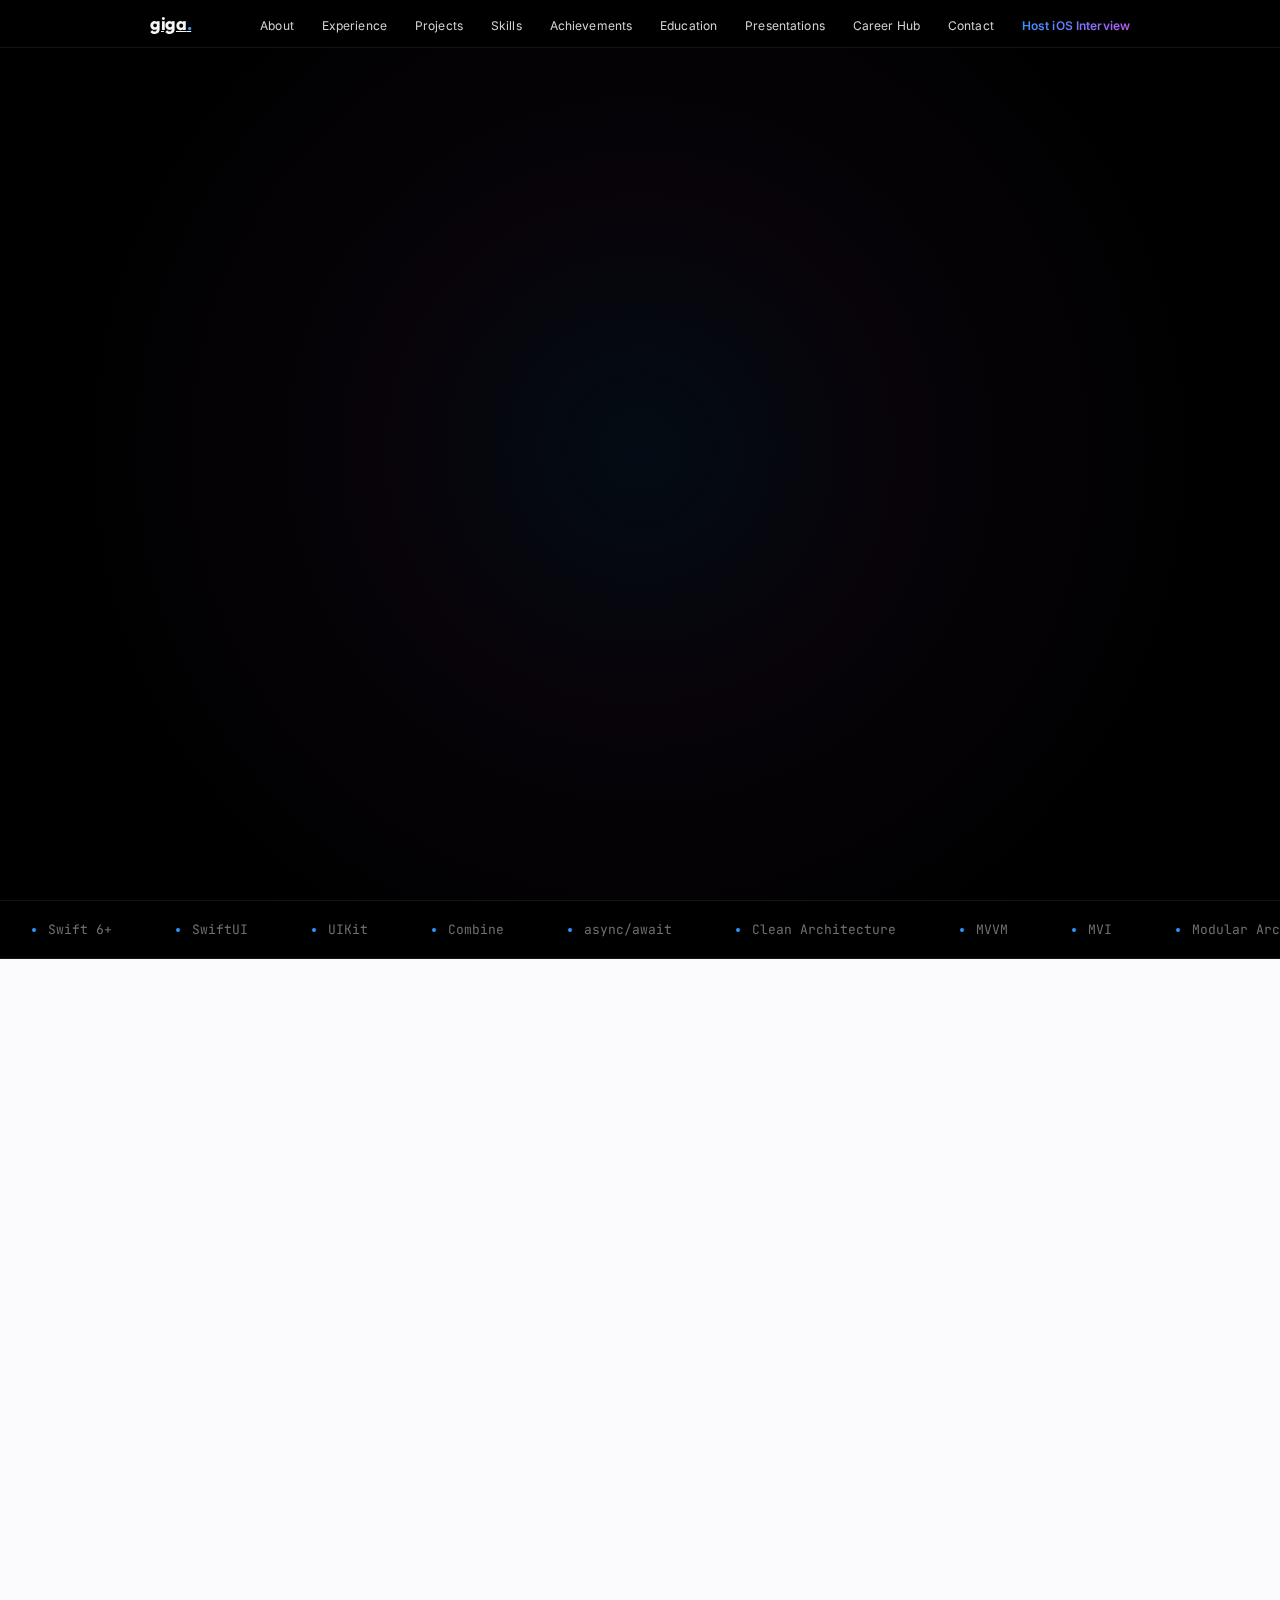
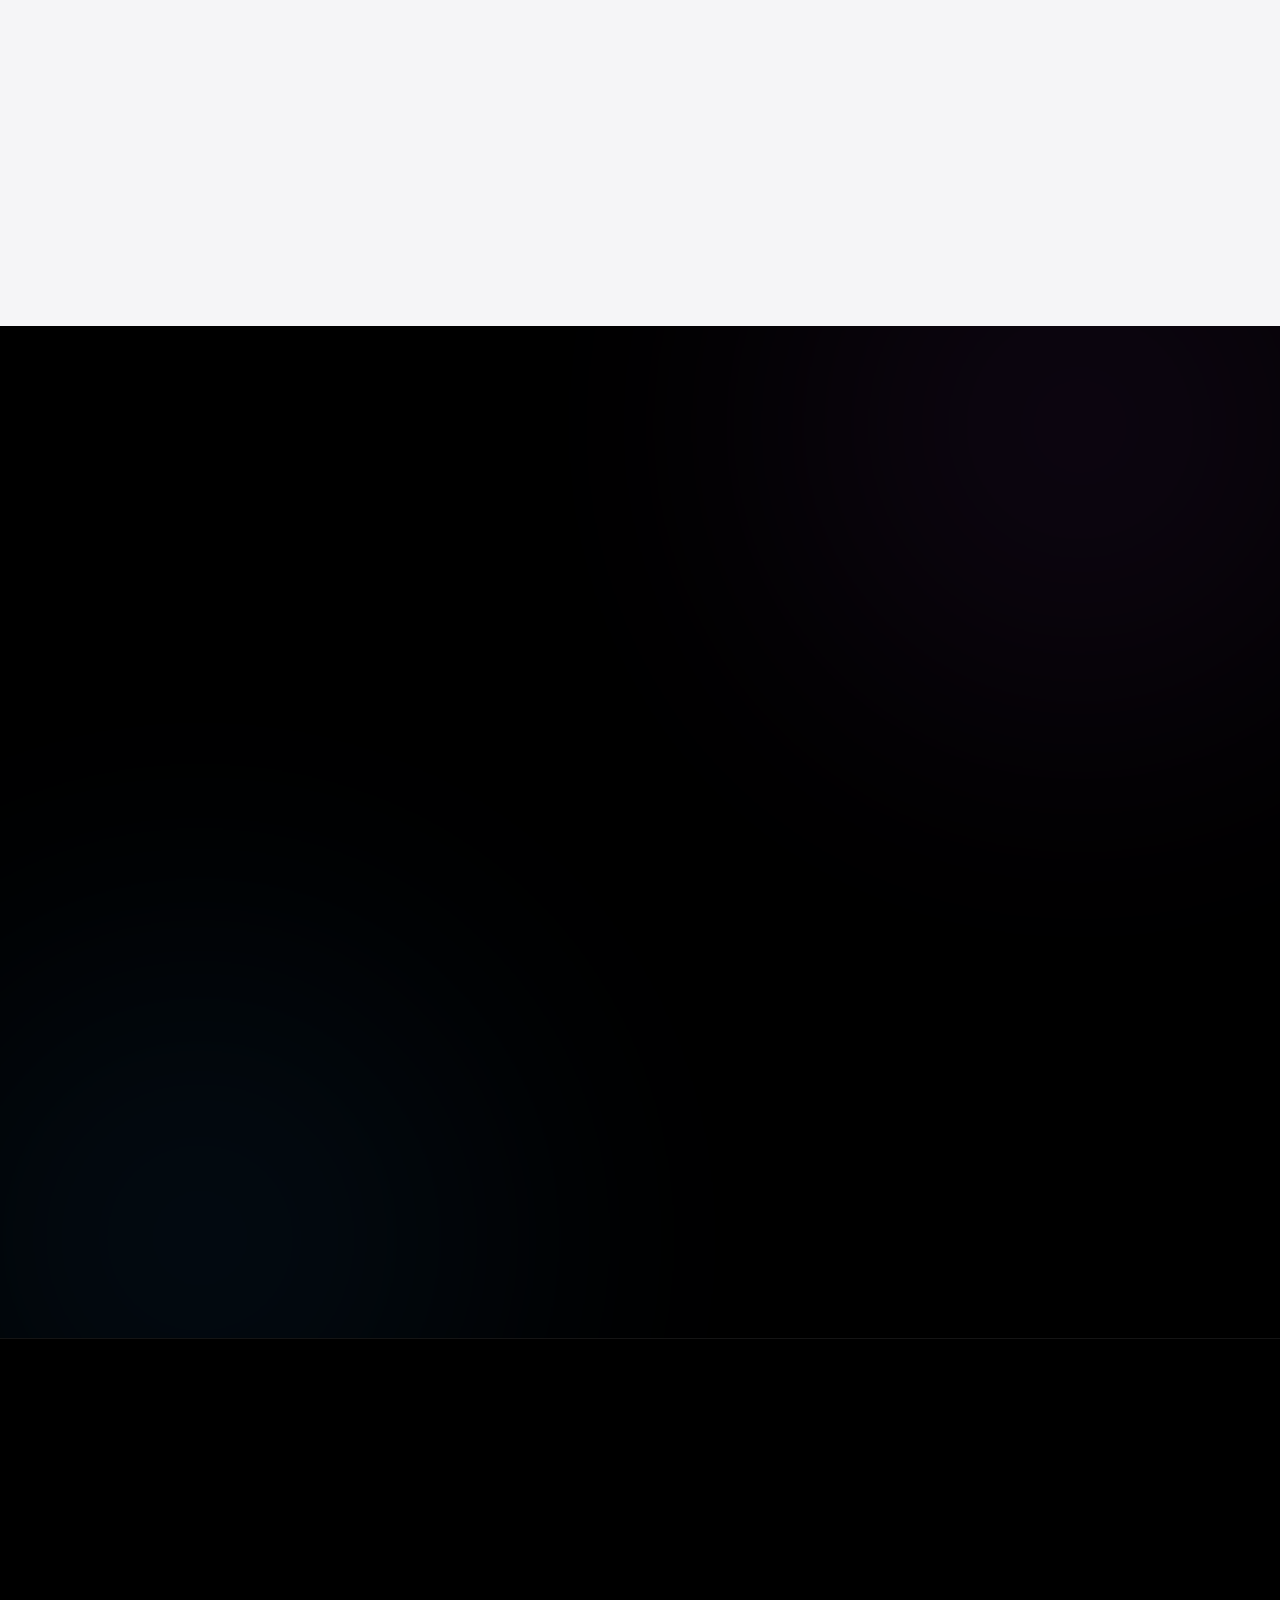
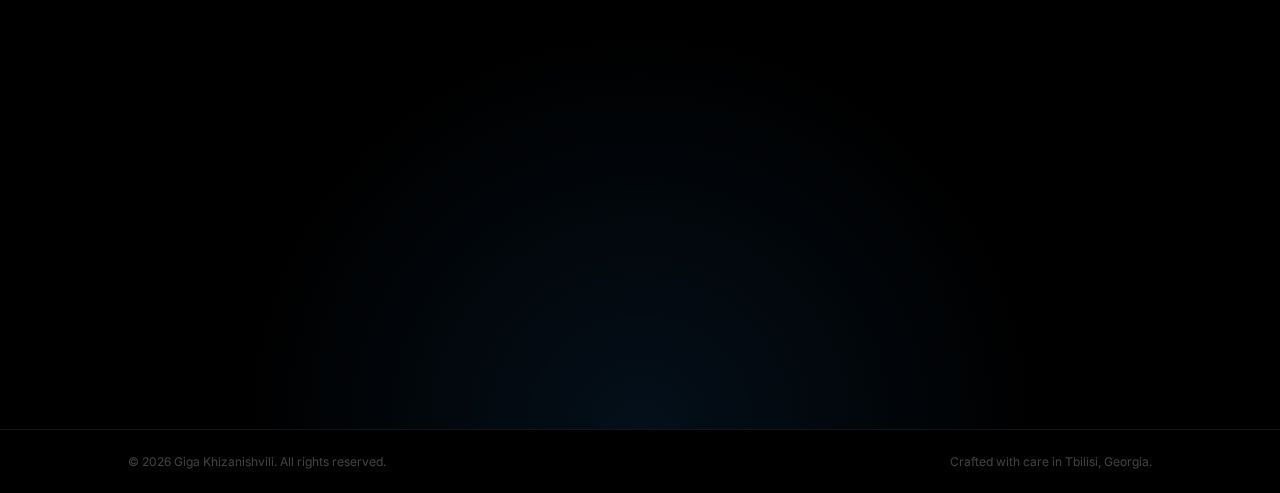
<file: index.html>
<!DOCTYPE html>
<html lang="en">
<head>
    <meta charset="UTF-8">
    <meta name="viewport" content="width=device-width, initial-scale=1.0">
    <title>Giga Khizanishvili — Senior iOS Architect</title>
    <meta name="description" content="Senior iOS Engineer & Mobile Architect with 5+ years building high-performance apps for millions of users in fintech and gaming.">
    <meta name="author" content="Giga Khizanishvili">
    <meta name="theme-color" content="#000000">

    <!-- Open Graph -->
    <meta property="og:type" content="website">
    <meta property="og:title" content="Giga Khizanishvili — Senior iOS Architect">
    <meta property="og:description" content="Senior iOS Engineer & Mobile Architect with 5+ years building high-performance apps for millions of users in fintech and gaming.">
    <meta property="og:url" content="https://khizanag.github.io">

    <!-- Twitter Card -->
    <meta name="twitter:card" content="summary">
    <meta name="twitter:title" content="Giga Khizanishvili — Senior iOS Architect">
    <meta name="twitter:description" content="Senior iOS Engineer & Mobile Architect with 5+ years building high-performance apps for millions of users.">

    <link rel="canonical" href="https://khizanag.github.io">
    <link rel="preconnect" href="https://fonts.googleapis.com">
    <link rel="preconnect" href="https://fonts.gstatic.com" crossorigin>
    <link href="https://fonts.googleapis.com/css2?family=Outfit:wght@200;300;400;500;600;700;800&family=JetBrains+Mono:wght@300;400;500&family=Inter:wght@300;400;500&display=swap" rel="stylesheet">

    <style>
        /* ============================================
           DESIGN TOKENS
           ============================================ */
        :root {
            --color-white: #fbfbfd;
            --color-gray-50: #f5f5f7;
            --color-gray-100: #e8e8ed;
            --color-gray-200: #d2d2d7;
            --color-gray-400: #86868b;
            --color-gray-500: #6e6e73;
            --color-gray-700: #424245;
            --color-gray-900: #1d1d1f;
            --color-black: #000000;
            --color-blue: #2997ff;
            --color-blue-hover: #3ba0ff;
            --color-blue-dark: #0071e3;
            --color-purple: #bf5af2;
            --color-green: #30d158;
            --color-orange: #ff9f0a;
            --color-pink: #ff375f;
            --color-teal: #5ac8fa;

            --font-display: 'Outfit', -apple-system, BlinkMacSystemFont, sans-serif;
            --font-body: 'Inter', -apple-system, BlinkMacSystemFont, sans-serif;
            --font-mono: 'JetBrains Mono', monospace;

            --ease-out-expo: cubic-bezier(0.16, 1, 0.3, 1);
            --ease-out-quart: cubic-bezier(0.25, 0.46, 0.45, 0.94);

            --nav-height: 48px;
            --container-max: 1024px;
            --section-padding: 140px;
            --section-padding-mobile: 100px;
            --border-radius-pill: 980px;
            --border-radius-card-sm: 16px;
            --border-radius-card: 24px;
            --border-radius-card-lg: 28px;

            --shadow-card: 0 8px 32px rgba(0, 0, 0, 0.05);
            --shadow-card-lg: 0 12px 48px rgba(0, 0, 0, 0.06);

            --transition-card: 0.4s var(--ease-out-quart);

            --border-light: 1px solid rgba(0, 0, 0, 0.06);
            --border-dark: 1px solid rgba(255, 255, 255, 0.08);
            --border-dark-hover: 1px solid rgba(255, 255, 255, 0.12);
        }

        /* ============================================
           RESET & BASE
           ============================================ */
        *,
        *::before,
        *::after {
            margin: 0;
            padding: 0;
            box-sizing: border-box;
        }

        html {
            scroll-behavior: smooth;
            -webkit-font-smoothing: antialiased;
            -moz-osx-font-smoothing: grayscale;
        }

        body {
            font-family: var(--font-body);
            background: var(--color-black);
            color: var(--color-gray-900);
            overflow-x: hidden;
        }

        ::selection {
            background: rgba(41, 151, 255, 0.3);
            color: inherit;
        }

        img, svg {
            display: block;
            max-width: 100%;
        }

        /* ============================================
           ACCESSIBILITY
           ============================================ */
        .sr-only {
            position: absolute;
            width: 1px;
            height: 1px;
            padding: 0;
            margin: -1px;
            overflow: hidden;
            clip: rect(0, 0, 0, 0);
            white-space: nowrap;
            border: 0;
        }

        :focus-visible {
            outline: 2px solid var(--color-blue);
            outline-offset: 2px;
        }

        @media (prefers-reduced-motion: reduce) {
            *,
            *::before,
            *::after {
                animation-duration: 0.01ms !important;
                animation-iteration-count: 1 !important;
                transition-duration: 0.01ms !important;
            }

            html { scroll-behavior: auto; }

            .marquee-track { animation: none; }

            .rv {
                opacity: 1;
                transform: none;
            }
        }

        /* ============================================
           LAYOUT
           ============================================ */
        .container {
            max-width: var(--container-max);
            margin: 0 auto;
        }

        /* ============================================
           TYPOGRAPHY — Shared Section Styles
           ============================================ */
        .section-eyebrow {
            font-family: var(--font-mono);
            font-size: 12px;
            font-weight: 500;
            color: var(--color-blue-dark);
            text-transform: uppercase;
            letter-spacing: 0.12em;
            margin-bottom: 16px;
        }

        .section-headline {
            font-family: var(--font-display);
            font-size: clamp(36px, 5.5vw, 64px);
            font-weight: 700;
            letter-spacing: -0.035em;
            line-height: 1.05;
            margin-bottom: 24px;
        }

        .section-desc {
            font-size: 19px;
            color: var(--color-gray-500);
            line-height: 1.58;
            max-width: 640px;
            font-weight: 300;
            letter-spacing: -0.01em;
        }

        /* ============================================
           NAVIGATION
           ============================================ */
        .nav {
            position: fixed;
            top: 0;
            left: 0;
            right: 0;
            z-index: 100;
            height: var(--nav-height);
            background: rgba(0, 0, 0, 0.8);
            backdrop-filter: saturate(180%) blur(20px);
            -webkit-backdrop-filter: saturate(180%) blur(20px);
            border-bottom: var(--border-dark);
        }

        .nav__inner {
            max-width: var(--container-max);
            margin: 0 auto;
            height: 100%;
            display: flex;
            align-items: center;
            justify-content: space-between;
            padding: 0 22px;
        }

        .nav__logo {
            font-family: var(--font-display);
            font-weight: 700;
            font-size: 18px;
            color: var(--color-gray-50);
            letter-spacing: -0.02em;
        }

        .nav__logo-accent {
            color: var(--color-blue);
        }

        .nav__links {
            display: flex;
            gap: 28px;
            list-style: none;
        }

        .nav__link {
            text-decoration: none;
            color: var(--color-gray-200);
            font-size: 12px;
            font-weight: 400;
            letter-spacing: 0.01em;
            transition: color 0.3s;
            font-family: var(--font-body);
        }

        .nav__link:hover,
        .nav__link:focus-visible {
            color: #fff;
        }

        .nav__link--cta {
            background: linear-gradient(135deg, #2997ff, #bf5af2);
            -webkit-background-clip: text;
            -webkit-text-fill-color: transparent;
            background-clip: text;
            font-weight: 600;
            position: relative;
        }

        .nav__link--cta:hover,
        .nav__link--cta:focus-visible {
            -webkit-text-fill-color: transparent;
            filter: brightness(1.2);
        }

        .nav__toggle {
            display: none;
            background: none;
            border: none;
            cursor: pointer;
            width: 20px;
            height: 16px;
            position: relative;
        }

        .nav__toggle-bar {
            display: block;
            width: 100%;
            height: 1px;
            background: var(--color-gray-200);
            position: absolute;
            left: 0;
            transition: all 0.3s;
        }

        .nav__toggle-bar:nth-child(1) { top: 0; }
        .nav__toggle-bar:nth-child(2) { top: 7px; }
        .nav__toggle-bar:nth-child(3) { top: 14px; }

        /* ============================================
           HERO
           ============================================ */
        .hero {
            min-height: 100vh;
            min-height: 100dvh;
            background: var(--color-black);
            display: flex;
            flex-direction: column;
            align-items: center;
            justify-content: center;
            text-align: center;
            padding: 120px 24px 80px;
            position: relative;
            overflow: hidden;
        }

        .hero::before {
            content: '';
            position: absolute;
            top: 50%;
            left: 50%;
            transform: translate(-50%, -50%);
            width: 1200px;
            height: 1200px;
            background: radial-gradient(
                ellipse at center,
                rgba(41, 151, 255, 0.08) 0%,
                rgba(191, 90, 242, 0.04) 30%,
                transparent 70%
            );
            pointer-events: none;
            animation: hero-glow 8s ease-in-out infinite alternate;
        }

        @keyframes hero-glow {
            0%   { transform: translate(-50%, -50%) scale(1);    opacity: 1;   }
            100% { transform: translate(-50%, -50%) scale(1.15); opacity: 0.7; }
        }

        .hero__eyebrow {
            font-family: var(--font-mono);
            font-size: 13px;
            font-weight: 400;
            color: var(--color-blue);
            letter-spacing: 0.12em;
            text-transform: uppercase;
            margin-bottom: 24px;
            opacity: 0;
            transform: translateY(20px);
            animation: fade-up 1s var(--ease-out-expo) forwards 0.3s;
        }

        .hero__title {
            font-family: var(--font-display);
            font-size: clamp(48px, 8vw, 96px);
            font-weight: 800;
            line-height: 1.0;
            letter-spacing: -0.04em;
            color: var(--color-gray-50);
            margin-bottom: 24px;
            opacity: 0;
            transform: translateY(30px);
            animation: fade-up 1s var(--ease-out-expo) forwards 0.5s;
        }

        .hero__title-gradient {
            background: linear-gradient(90deg, var(--color-blue), var(--color-purple), var(--color-pink));
            -webkit-background-clip: text;
            -webkit-text-fill-color: transparent;
            background-clip: text;
            background-size: 200% 100%;
            animation: gradient-shift 6s ease infinite 1.5s;
        }

        @keyframes gradient-shift {
            0%, 100% { background-position: 0% 50%; }
            50%      { background-position: 100% 50%; }
        }

        .hero__subtitle {
            font-size: clamp(17px, 2.2vw, 21px);
            color: var(--color-gray-400);
            font-weight: 300;
            max-width: 580px;
            line-height: 1.55;
            letter-spacing: -0.01em;
            margin-bottom: 48px;
            opacity: 0;
            transform: translateY(30px);
            animation: fade-up 1s var(--ease-out-expo) forwards 0.7s;
        }

        .hero__actions {
            display: flex;
            gap: 16px;
            align-items: center;
            opacity: 0;
            transform: translateY(30px);
            animation: fade-up 1s var(--ease-out-expo) forwards 0.9s;
        }

        .hero__metrics {
            display: flex;
            gap: 48px;
            margin-top: 80px;
            opacity: 0;
            transform: translateY(30px);
            animation: fade-up 1s var(--ease-out-expo) forwards 1.1s;
        }

        .hero__metric {
            text-align: center;
        }

        .hero__metric-value {
            font-family: var(--font-display);
            font-size: 44px;
            font-weight: 700;
            color: var(--color-gray-50);
            letter-spacing: -0.03em;
            line-height: 1;
        }

        .hero__metric-accent {
            color: var(--color-blue);
        }

        .hero__metric-label {
            font-size: 13px;
            color: var(--color-gray-500);
            margin-top: 6px;
            letter-spacing: 0.01em;
        }

        .hero__scroll {
            position: absolute;
            bottom: 36px;
            left: 50%;
            transform: translateX(-50%);
            display: flex;
            flex-direction: column;
            align-items: center;
            gap: 8px;
            opacity: 0;
            animation: fade-up 1s var(--ease-out-expo) forwards 1.5s;
        }

        .hero__scroll-text {
            font-size: 11px;
            color: var(--color-gray-500);
            letter-spacing: 0.08em;
            text-transform: uppercase;
        }

        .hero__scroll-line {
            width: 1px;
            height: 32px;
            background: linear-gradient(to bottom, var(--color-gray-500), transparent);
            animation: scroll-pulse 2s ease-in-out infinite;
        }

        @keyframes scroll-pulse {
            0%, 100% { opacity: 0.5; transform: scaleY(1);   }
            50%      { opacity: 1;   transform: scaleY(1.2); }
        }

        @keyframes fade-up {
            to { opacity: 1; transform: translateY(0); }
        }

        /* ============================================
           BUTTONS
           ============================================ */
        .btn {
            display: inline-flex;
            align-items: center;
            gap: 8px;
            padding: 14px 30px;
            border-radius: var(--border-radius-pill);
            font-size: 17px;
            font-weight: 500;
            font-family: var(--font-display);
            text-decoration: none;
            transition: all 0.3s var(--ease-out-quart);
            cursor: pointer;
            border: none;
            letter-spacing: -0.01em;
        }

        .btn--filled {
            background: var(--color-blue);
            color: var(--color-white);
        }

        .btn--filled:hover {
            background: var(--color-blue-hover);
            transform: scale(1.04);
        }

        .btn--ghost {
            background: transparent;
            color: var(--color-blue);
        }

        .btn--ghost:hover {
            color: var(--color-blue-hover);
        }

        .btn--ghost svg {
            transition: transform 0.3s;
        }

        .btn--ghost:hover svg {
            transform: translateX(3px);
        }

        /* ============================================
           MARQUEE
           ============================================ */
        .marquee {
            background: var(--color-black);
            border-top: var(--border-dark);
            border-bottom: var(--border-dark);
            padding: 20px 0;
            overflow: hidden;
        }

        .marquee__track {
            display: flex;
            width: max-content;
            animation: marquee-scroll 30s linear infinite;
        }

        .marquee__track:hover {
            animation-play-state: paused;
        }

        @keyframes marquee-scroll {
            0%   { transform: translateX(0); }
            100% { transform: translateX(-50%); }
        }

        .marquee__item {
            display: flex;
            align-items: center;
            gap: 12px;
            padding: 0 32px;
            white-space: nowrap;
            font-family: var(--font-mono);
            font-size: 13px;
            color: var(--color-gray-500);
            font-weight: 400;
        }

        .marquee__dot {
            width: 4px;
            height: 4px;
            background: var(--color-blue);
            border-radius: 50%;
            flex-shrink: 0;
        }

        /* ============================================
           ABOUT
           ============================================ */
        .about {
            background: var(--color-white);
            padding: var(--section-padding) 24px;
        }

        .about__layout {
            display: grid;
            grid-template-columns: 1fr 1.1fr;
            gap: 80px;
            align-items: center;
            margin-top: 80px;
        }

        .about__photo-wrapper {
            position: relative;
        }

        .about__photo {
            width: 100%;
            aspect-ratio: 3 / 4;
            border-radius: var(--border-radius-card-lg);
            background: linear-gradient(160deg, #e8e8ed 0%, #d2d2d7 100%);
            display: flex;
            flex-direction: column;
            align-items: center;
            justify-content: center;
            gap: 16px;
            position: relative;
            overflow: hidden;
        }

        .about__photo::after {
            content: '';
            position: absolute;
            inset: 0;
            border-radius: var(--border-radius-card-lg);
            border: var(--border-light);
            pointer-events: none;
        }

        .about__photo-placeholder {
            color: var(--color-gray-400);
            font-size: 14px;
            font-weight: 500;
        }

        .about__photo svg {
            width: 56px;
            height: 56px;
            color: var(--color-gray-400);
            opacity: 0.6;
        }

        .about__float-card {
            position: absolute;
            background: var(--color-black);
            color: var(--color-gray-50);
            border-radius: var(--border-radius-card);
            padding: 24px 28px;
            box-shadow: 0 24px 64px rgba(0, 0, 0, 0.2);
            z-index: 10;
        }

        .about__float-card--top {
            bottom: -16px;
            right: -16px;
        }

        .about__float-card--bottom {
            top: -16px;
            left: -16px;
        }

        .about__float-value {
            font-family: var(--font-display);
            font-size: 36px;
            font-weight: 700;
            letter-spacing: -0.03em;
            line-height: 1;
        }

        .about__float-value--blue  { color: var(--color-blue); }
        .about__float-value--purple { color: var(--color-purple); }

        .about__float-label {
            font-size: 12px;
            color: var(--color-gray-500);
            margin-top: 4px;
            letter-spacing: 0.02em;
        }

        .about__details {
            display: flex;
            flex-direction: column;
            gap: 32px;
        }

        .about__text {
            font-size: 17px;
            color: var(--color-gray-700);
            line-height: 1.7;
            font-weight: 300;
        }

        .about__text strong {
            color: var(--color-gray-900);
            font-weight: 600;
        }

        .about__highlights {
            display: grid;
            grid-template-columns: 1fr 1fr;
            gap: 16px;
        }

        .highlight {
            background: var(--color-gray-50);
            border-radius: var(--border-radius-card-sm);
            padding: 24px;
            transition: background var(--transition-card), box-shadow var(--transition-card), transform var(--transition-card);
        }

        .highlight:hover {
            background: var(--color-white);
            box-shadow: var(--shadow-card);
            transform: translateY(-2px);
        }

        .highlight__icon {
            font-size: 24px;
            margin-bottom: 10px;
        }

        .highlight__title {
            font-family: var(--font-display);
            font-size: 15px;
            font-weight: 600;
            margin-bottom: 4px;
            letter-spacing: -0.01em;
        }

        .highlight__desc {
            font-size: 13px;
            color: var(--color-gray-500);
            line-height: 1.4;
        }

        /* ============================================
           EXPERIENCE
           ============================================ */
        .experience {
            background: var(--color-gray-50);
            padding: var(--section-padding) 24px;
        }

        .experience__timeline {
            margin-top: 64px;
            display: flex;
            flex-direction: column;
            gap: 24px;
        }

        .exp-card {
            background: var(--color-white);
            border-radius: var(--border-radius-card);
            border: var(--border-light);
            overflow: hidden;
            transition: box-shadow var(--transition-card), transform var(--transition-card);
        }

        .exp-card:hover {
            box-shadow: var(--shadow-card-lg);
            transform: translateY(-2px);
        }

        .exp-card__toggle {
            width: 100%;
            background: none;
            border: none;
            cursor: pointer;
            text-align: left;
            padding: 40px 40px 12px;
            display: flex;
            flex-direction: column;
            gap: 8px;
            position: relative;
            font: inherit;
            color: inherit;
        }

        .exp-card__toggle:focus-visible {
            outline: 2px solid var(--color-blue);
            outline-offset: -2px;
            border-radius: var(--border-radius-card) var(--border-radius-card) 0 0;
        }

        .exp-card__header {
            display: flex;
            align-items: center;
            gap: 16px;
            flex-wrap: wrap;
            width: 100%;
        }

        .exp-card__header-left {
            display: flex;
            align-items: center;
            gap: 12px;
            flex: 1;
            min-width: 0;
        }

        .exp-card__role {
            font-family: var(--font-display);
            font-size: 26px;
            font-weight: 700;
            letter-spacing: -0.025em;
            line-height: 1.15;
        }

        .exp-card__chevron {
            width: 20px;
            height: 20px;
            flex-shrink: 0;
            color: var(--color-gray-400);
            transition: transform 0.45s cubic-bezier(0.4, 0, 0.2, 1), color 0.3s;
            transform: rotate(0deg);
        }

        .exp-card.is-expanded .exp-card__chevron {
            transform: rotate(180deg);
            color: var(--color-blue);
        }

        .exp-card__toggle:hover .exp-card__chevron {
            color: var(--color-blue);
        }

        .exp-card__period {
            font-family: var(--font-mono);
            font-size: 12px;
            color: var(--color-gray-400);
            padding: 6px 14px;
            background: var(--color-gray-50);
            border-radius: 100px;
            letter-spacing: 0.02em;
            white-space: nowrap;
        }

        .exp-card__company {
            font-size: 15px;
            color: var(--color-gray-500);
            display: flex;
            align-items: center;
            gap: 8px;
            padding: 0 40px 24px;
        }

        .exp-card__company-dot {
            width: 6px;
            height: 6px;
            border-radius: 50%;
            flex-shrink: 0;
        }

        .exp-card__company-link {
            color: var(--color-gray-500);
            text-decoration: none;
            display: inline-flex;
            align-items: center;
            gap: 5px;
            transition: color 0.3s;
        }

        .exp-card__company-link:hover {
            color: var(--color-gray-900);
        }

        .exp-card__company-icon {
            width: 13px;
            height: 13px;
            flex-shrink: 0;
            opacity: 0;
            transform: translateX(-4px);
            transition: opacity 0.3s, transform 0.3s;
        }

        .exp-card__company-link:hover .exp-card__company-icon {
            opacity: 1;
            transform: translateX(0);
        }

        .exp-card__collapsible {
            display: grid;
            grid-template-rows: 0fr;
            transition: grid-template-rows 0.45s cubic-bezier(0.4, 0, 0.2, 1);
        }

        .exp-card.is-expanded .exp-card__collapsible {
            grid-template-rows: 1fr;
        }

        .exp-card__collapsible-inner {
            overflow: hidden;
        }

        .exp-card__body {
            padding: 0 40px 36px;
        }

        .exp-card__bullets {
            list-style: none;
            display: flex;
            flex-direction: column;
            gap: 12px;
        }

        .exp-card__bullets li {
            font-size: 15px;
            color: var(--color-gray-700);
            line-height: 1.6;
            padding-left: 20px;
            position: relative;
            font-weight: 300;
        }

        .exp-card__bullets li::before {
            content: '';
            position: absolute;
            left: 0;
            top: 9px;
            width: 6px;
            height: 6px;
            border-radius: 50%;
            background: var(--color-blue);
        }

        .exp-card__tags {
            display: flex;
            flex-wrap: wrap;
            gap: 8px;
            padding: 0 40px 32px;
        }

        .tag {
            font-family: var(--font-mono);
            font-size: 11px;
            font-weight: 500;
            padding: 5px 12px;
            border-radius: 100px;
            background: var(--color-gray-50);
            color: var(--color-gray-500);
            letter-spacing: 0.02em;
        }

        /* ============================================
           PROJECTS
           ============================================ */
        .projects {
            background: var(--color-black);
            padding: var(--section-padding) 24px;
            color: var(--color-gray-50);
        }

        .projects .section-eyebrow  { color: var(--color-blue); }
        .projects .section-headline { color: var(--color-gray-50); }
        .projects .section-desc     { color: var(--color-gray-500); }

        .projects__showcase {
            margin-top: 80px;
            display: flex;
            flex-direction: column;
            gap: 24px;
        }

        .projects__row {
            display: grid;
            grid-template-columns: 1fr 1fr;
            gap: 24px;
        }

        .project-card {
            border-radius: var(--border-radius-card-lg);
            padding: 48px;
            position: relative;
            overflow: hidden;
            min-height: 420px;
            display: flex;
            flex-direction: column;
            justify-content: flex-end;
            transition: transform 0.5s var(--ease-out-quart), border-color var(--transition-card);
        }

        .project-card:hover {
            transform: scale(1.01);
        }

        .project-card::before {
            content: '';
            position: absolute;
            inset: 0;
            border-radius: var(--border-radius-card-lg);
            border: var(--border-dark);
            pointer-events: none;
            z-index: 1;
        }

        .project-card--featured { background: linear-gradient(160deg, #1a1a3e, #0d0d1f); grid-column: 1 / -1; }
        .project-card--fintech  { background: linear-gradient(160deg, #0a2e4e, #081c30); }
        .project-card--gaming   { background: linear-gradient(160deg, #2a1548, #140a28); }
        .project-card--devops   { background: linear-gradient(160deg, #1a2e1e, #0d1a10); }
        .project-card--banking  { background: linear-gradient(160deg, #2e1a0a, #1a0f05); }

        .project-card__glow {
            position: absolute;
            top: -100px;
            right: -100px;
            width: 300px;
            height: 300px;
            border-radius: 50%;
            filter: blur(80px);
            opacity: 0.3;
            pointer-events: none;
        }

        .project-card--featured .project-card__glow { background: var(--color-blue); }
        .project-card--fintech  .project-card__glow { background: var(--color-teal); }
        .project-card--gaming   .project-card__glow { background: var(--color-purple); }
        .project-card--devops   .project-card__glow { background: var(--color-green); }
        .project-card--banking  .project-card__glow { background: var(--color-orange); }

        .project-card__eyebrow {
            font-family: var(--font-mono);
            font-size: 11px;
            font-weight: 500;
            text-transform: uppercase;
            letter-spacing: 0.12em;
            margin-bottom: 12px;
            position: relative;
            z-index: 2;
        }

        .project-card--featured .project-card__eyebrow { color: var(--color-blue); }
        .project-card--fintech  .project-card__eyebrow { color: var(--color-teal); }
        .project-card--gaming   .project-card__eyebrow { color: var(--color-purple); }
        .project-card--devops   .project-card__eyebrow { color: var(--color-green); }
        .project-card--banking  .project-card__eyebrow { color: var(--color-orange); }

        .project-card__title {
            font-family: var(--font-display);
            font-size: 32px;
            font-weight: 700;
            letter-spacing: -0.03em;
            margin-bottom: 12px;
            color: var(--color-gray-50);
            position: relative;
            z-index: 2;
        }

        .project-card--featured .project-card__title {
            font-size: 40px;
        }

        .project-card__desc {
            font-size: 15px;
            color: rgba(245, 245, 247, 0.55);
            line-height: 1.6;
            max-width: 520px;
            font-weight: 300;
            position: relative;
            z-index: 2;
        }

        .project-card__tech {
            display: flex;
            flex-wrap: wrap;
            gap: 8px;
            margin-top: 20px;
            position: relative;
            z-index: 2;
        }

        .project-card__pill {
            font-family: var(--font-mono);
            font-size: 11px;
            padding: 4px 12px;
            border-radius: 100px;
            background: rgba(255, 255, 255, 0.08);
            color: rgba(245, 245, 247, 0.6);
            letter-spacing: 0.02em;
        }

        .project-card__stats {
            display: flex;
            gap: 32px;
            margin-top: 24px;
            position: relative;
            z-index: 2;
        }

        .project-card__stat-value {
            font-family: var(--font-display);
            font-size: 28px;
            font-weight: 700;
            color: var(--color-gray-50);
            letter-spacing: -0.02em;
        }

        .project-card__stat-label {
            font-size: 12px;
            color: rgba(245, 245, 247, 0.4);
            margin-top: 2px;
        }

        /* ============================================
           SKILLS
           ============================================ */
        .skills {
            background: var(--color-white);
            padding: var(--section-padding) 24px;
        }

        .skills__grid {
            margin-top: 64px;
            display: grid;
            grid-template-columns: repeat(3, 1fr);
            gap: 20px;
        }

        .skill-card {
            background: var(--color-gray-50);
            border-radius: var(--border-radius-card);
            padding: 36px;
            transition: background var(--transition-card), border-color var(--transition-card), box-shadow var(--transition-card), transform var(--transition-card);
            border: 1px solid transparent;
        }

        .skill-card:hover {
            background: var(--color-white);
            border-color: rgba(0, 0, 0, 0.06);
            box-shadow: var(--shadow-card);
            transform: translateY(-4px);
        }

        .skill-card__icon {
            width: 48px;
            height: 48px;
            border-radius: 14px;
            display: flex;
            align-items: center;
            justify-content: center;
            margin-bottom: 24px;
            font-size: 22px;
        }

        .skill-card:nth-child(1) .skill-card__icon { background: linear-gradient(135deg, #2997ff, #5ac8fa); }
        .skill-card:nth-child(2) .skill-card__icon { background: linear-gradient(135deg, #bf5af2, #ff375f); }
        .skill-card:nth-child(3) .skill-card__icon { background: linear-gradient(135deg, #30d158, #5ac8fa); }
        .skill-card:nth-child(4) .skill-card__icon { background: linear-gradient(135deg, #ff9f0a, #ff375f); }
        .skill-card:nth-child(5) .skill-card__icon { background: linear-gradient(135deg, #5e5ce6, #bf5af2); }
        .skill-card:nth-child(6) .skill-card__icon { background: linear-gradient(135deg, #ff375f, #ff9f0a); }

        .skill-card__title {
            font-family: var(--font-display);
            font-size: 18px;
            font-weight: 600;
            letter-spacing: -0.02em;
            margin-bottom: 16px;
        }

        .skill-card__tags {
            display: flex;
            flex-wrap: wrap;
            gap: 6px;
        }

        .skill-tag {
            font-family: var(--font-mono);
            font-size: 12px;
            padding: 5px 12px;
            border-radius: 100px;
            background: var(--color-white);
            color: var(--color-gray-500);
            border: 1px solid var(--color-gray-100);
            transition: background 0.2s;
        }

        .skill-card:hover .skill-tag {
            background: var(--color-gray-50);
        }

        /* ============================================
           ACHIEVEMENTS
           ============================================ */
        .achievements {
            background: var(--color-black);
            padding: var(--section-padding) 24px;
            color: var(--color-gray-50);
        }

        .achievements .section-eyebrow  { color: var(--color-blue); }
        .achievements .section-headline { color: var(--color-gray-50); }
        .achievements .section-desc     { color: var(--color-gray-500); }

        .achievements__grid {
            margin-top: 64px;
            display: grid;
            grid-template-columns: repeat(3, 1fr);
            gap: 20px;
        }

        .ach-card {
            border: var(--border-dark);
            border-radius: var(--border-radius-card);
            padding: 36px;
            background: rgba(255, 255, 255, 0.02);
            transition: background var(--transition-card), border-color var(--transition-card), transform var(--transition-card);
            position: relative;
            overflow: hidden;
        }

        .ach-card:hover {
            background: rgba(255, 255, 255, 0.05);
            border-color: rgba(255, 255, 255, 0.12);
            transform: translateY(-4px);
        }

        .ach-card__icon {
            font-size: 40px;
            margin-bottom: 20px;
            display: block;
        }

        .ach-card__year {
            font-family: var(--font-mono);
            font-size: 12px;
            color: var(--color-blue);
            letter-spacing: 0.06em;
            margin-bottom: 10px;
        }

        .ach-card__title {
            font-family: var(--font-display);
            font-size: 20px;
            font-weight: 600;
            letter-spacing: -0.02em;
            margin-bottom: 10px;
        }

        .ach-card__desc {
            font-size: 14px;
            color: var(--color-gray-500);
            line-height: 1.55;
            font-weight: 300;
        }

        /* ============================================
           EDUCATION
           ============================================ */
        .education {
            background: var(--color-gray-50);
            padding: var(--section-padding) 24px;
        }

        .education__grid {
            margin-top: 64px;
            display: grid;
            grid-template-columns: 1fr 1fr;
            gap: 24px;
        }

        .edu-card {
            background: var(--color-white);
            border-radius: var(--border-radius-card);
            padding: 36px;
            border: var(--border-light);
            transition: box-shadow var(--transition-card), transform var(--transition-card);
        }

        .edu-card:hover {
            box-shadow: var(--shadow-card);
            transform: translateY(-4px);
        }

        .edu-card__eyebrow {
            font-family: var(--font-mono);
            font-size: 11px;
            text-transform: uppercase;
            letter-spacing: 0.1em;
            color: var(--color-blue-dark);
            margin-bottom: 16px;
        }

        .edu-card__title {
            font-family: var(--font-display);
            font-size: 22px;
            font-weight: 600;
            letter-spacing: -0.02em;
            margin-bottom: 8px;
        }

        .edu-card__subtitle {
            font-size: 15px;
            color: var(--color-gray-500);
            margin-bottom: 6px;
        }

        .edu-card__detail {
            font-size: 14px;
            color: var(--color-gray-400);
            line-height: 1.6;
            margin-top: 12px;
            font-weight: 300;
        }

        /* ============================================
           PRESENTATIONS
           ============================================ */
        .presentations {
            background: var(--color-black);
            padding: var(--section-padding) 24px;
            color: var(--color-gray-50);
            position: relative;
            overflow: hidden;
        }

        .presentations .section-eyebrow  { color: var(--color-purple); }
        .presentations .section-headline { color: var(--color-gray-50); }
        .presentations .section-desc     { color: var(--color-gray-500); }

        .presentations__ambient {
            position: absolute;
            width: 600px;
            height: 600px;
            border-radius: 50%;
            filter: blur(160px);
            opacity: 0.07;
            pointer-events: none;
        }

        .presentations__ambient--1 {
            top: -200px;
            right: -100px;
            background: var(--color-purple);
        }

        .presentations__ambient--2 {
            bottom: -200px;
            left: -100px;
            background: var(--color-blue);
        }

        .presentations__grid {
            margin-top: 64px;
            display: grid;
            grid-template-columns: repeat(3, 1fr);
            gap: 20px;
            position: relative;
            z-index: 1;
        }

        .pres-card {
            display: flex;
            flex-direction: column;
            border-radius: var(--border-radius-card-lg);
            padding: 44px 40px;
            text-decoration: none;
            color: var(--color-gray-50);
            position: relative;
            overflow: hidden;
            border: var(--border-dark);
            transition: transform 0.5s var(--ease-out-quart), border-color var(--transition-card);
            min-height: 340px;
        }

        .pres-card:hover {
            transform: scale(1.02);
            border-color: rgba(255, 255, 255, 0.12);
        }

        .pres-card::before {
            content: '';
            position: absolute;
            inset: 0;
            border-radius: var(--border-radius-card-lg);
            border: var(--border-dark);
            pointer-events: none;
            z-index: 1;
        }

        /* ── Presentation card variants ─────────────── */
        .pres-card--cicd   { background: linear-gradient(160deg, #0a1e3e, #080d1f); }
        .pres-card--arch   { background: linear-gradient(160deg, #0a2e1e, #081a10); }
        .pres-card--github { background: linear-gradient(160deg, #1a1040, #0d0820); }

        .pres-card--cicd   .pres-card__glow     { background: var(--color-blue); }
        .pres-card--arch   .pres-card__glow     { background: var(--color-green); }
        .pres-card--github .pres-card__glow     { background: var(--color-purple); }

        .pres-card--cicd   .pres-card__category { color: var(--color-blue); }
        .pres-card--arch   .pres-card__category { color: var(--color-green); }
        .pres-card--github .pres-card__category { color: var(--color-purple); }

        .pres-card--cicd   .pres-card__arrow svg { stroke: var(--color-blue); }
        .pres-card--arch   .pres-card__arrow svg { stroke: var(--color-green); }
        .pres-card--github .pres-card__arrow svg { stroke: var(--color-purple); }

        .pres-card--cicd:hover   .pres-card__arrow { background: var(--color-blue); }
        .pres-card--arch:hover   .pres-card__arrow { background: var(--color-green); }
        .pres-card--github:hover .pres-card__arrow { background: var(--color-purple); }

        .pres-card__glow {
            position: absolute;
            top: -80px;
            right: -80px;
            width: 240px;
            height: 240px;
            border-radius: 50%;
            filter: blur(80px);
            opacity: 0.25;
            pointer-events: none;
            transition: opacity 0.5s;
        }

        .pres-card:hover .pres-card__glow {
            opacity: 0.4;
        }

        .pres-card__number {
            font-family: var(--font-display);
            font-size: 64px;
            font-weight: 800;
            position: absolute;
            top: 24px;
            right: 32px;
            line-height: 1;
            color: rgba(255, 255, 255, 0.04);
            pointer-events: none;
            z-index: 0;
        }

        .pres-card__category {
            font-family: var(--font-mono);
            font-size: 11px;
            font-weight: 500;
            text-transform: uppercase;
            letter-spacing: 0.12em;
            margin-bottom: 20px;
            position: relative;
            z-index: 2;
        }

        .pres-card__title {
            font-family: var(--font-display);
            font-size: 24px;
            font-weight: 700;
            letter-spacing: -0.03em;
            margin-bottom: 14px;
            line-height: 1.2;
            color: var(--color-gray-50);
            position: relative;
            z-index: 2;
        }

        .pres-card__desc {
            font-size: 14px;
            color: rgba(245, 245, 247, 0.5);
            line-height: 1.65;
            flex: 1;
            font-weight: 300;
            position: relative;
            z-index: 2;
        }

        .pres-card__footer {
            display: flex;
            justify-content: space-between;
            align-items: center;
            margin-top: 28px;
            position: relative;
            z-index: 2;
        }

        .pres-card__date {
            font-family: var(--font-mono);
            font-size: 12px;
            color: rgba(255, 255, 255, 0.3);
            letter-spacing: 0.04em;
        }

        .pres-card__arrow {
            width: 32px;
            height: 32px;
            border-radius: 50%;
            background: rgba(255, 255, 255, 0.06);
            display: flex;
            align-items: center;
            justify-content: center;
            transition: background 0.3s, transform 0.3s;
        }

        .pres-card__arrow svg {
            width: 14px;
            height: 14px;
            stroke-width: 2;
            fill: none;
            transition: transform 0.3s;
        }

        .pres-card:hover .pres-card__arrow svg {
            stroke: var(--color-black);
            transform: translateX(2px);
        }

        .presentations__cta {
            text-align: center;
            margin-top: 48px;
            position: relative;
            z-index: 1;
        }

        .presentations__view-all {
            display: inline-flex;
            align-items: center;
            gap: 8px;
            font-family: var(--font-display);
            font-size: 17px;
            font-weight: 500;
            color: var(--color-blue);
            text-decoration: none;
            letter-spacing: -0.01em;
            transition: color 0.3s;
        }

        .presentations__view-all:hover {
            color: var(--color-blue-hover);
        }

        .presentations__view-all svg {
            width: 18px;
            height: 18px;
            stroke: currentColor;
            stroke-width: 2;
            fill: none;
            transition: transform 0.3s;
        }

        .presentations__view-all:hover svg {
            transform: translateX(4px);
        }

        /* ============================================
           CONTACT
           ============================================ */
        .contact {
            background: var(--color-black);
            padding: 160px 24px 80px;
            color: var(--color-gray-50);
            text-align: center;
            position: relative;
            border-top: var(--border-dark);
            overflow: hidden;
        }

        .contact::before {
            content: '';
            position: absolute;
            bottom: 0;
            left: 50%;
            transform: translateX(-50%);
            width: 800px;
            height: 400px;
            background: radial-gradient(ellipse at center bottom, rgba(41, 151, 255, 0.1) 0%, transparent 70%);
            pointer-events: none;
        }

        .contact .section-eyebrow  { color: var(--color-blue); }
        .contact .section-headline { color: var(--color-gray-50); margin-bottom: 16px; }
        .contact .section-desc     { margin: 0 auto 56px; color: var(--color-gray-400); text-align: center; }

        .contact__grid {
            display: flex;
            justify-content: center;
            gap: 14px;
            flex-wrap: wrap;
            position: relative;
            z-index: 2;
        }

        .contact__pill {
            display: inline-flex;
            align-items: center;
            gap: 10px;
            padding: 16px 28px;
            border-radius: var(--border-radius-pill);
            border: 1px solid rgba(255, 255, 255, 0.12);
            color: var(--color-gray-50);
            text-decoration: none;
            font-size: 15px;
            font-weight: 500;
            font-family: var(--font-display);
            transition: background 0.3s, border-color 0.3s, transform 0.3s;
            letter-spacing: -0.01em;
        }

        .contact__pill:hover {
            background: rgba(255, 255, 255, 0.08);
            border-color: rgba(255, 255, 255, 0.2);
            transform: translateY(-2px);
        }

        .contact__pill svg {
            width: 18px;
            height: 18px;
            flex-shrink: 0;
        }

        .contact__pill--primary {
            background: var(--color-blue);
            border-color: transparent;
        }

        .contact__pill--primary:hover {
            background: var(--color-blue-hover);
            border-color: transparent;
        }

        .contact__languages {
            margin-top: 48px;
            display: flex;
            justify-content: center;
            gap: 24px;
            position: relative;
            z-index: 2;
        }

        .contact__lang {
            display: flex;
            align-items: center;
            gap: 8px;
            font-size: 13px;
            color: var(--color-gray-500);
        }

        .contact__lang-flag {
            font-size: 18px;
        }

        /* ============================================
           FOOTER
           ============================================ */
        .footer {
            background: var(--color-black);
            padding: 24px;
            border-top: var(--border-dark);
        }

        .footer__inner {
            max-width: var(--container-max);
            margin: 0 auto;
            display: flex;
            justify-content: space-between;
            align-items: center;
        }

        .footer__inner p {
            font-size: 12px;
            color: rgba(255, 255, 255, 0.25);
        }

        /* ============================================
           SCROLL REVEAL
           ============================================ */
        .rv {
            opacity: 0;
            transform: translateY(50px);
            transition: opacity 0.9s var(--ease-out-expo), transform 0.9s var(--ease-out-expo);
        }

        .rv.is-visible {
            opacity: 1;
            transform: translateY(0);
        }

        .rv--d1 { transition-delay: 0.1s; }
        .rv--d2 { transition-delay: 0.2s; }
        .rv--d3 { transition-delay: 0.3s; }
        .rv--d4 { transition-delay: 0.4s; }
        .rv--d5 { transition-delay: 0.5s; }

        /* ============================================
           RESPONSIVE — Tablet
           ============================================ */
        @media (max-width: 900px) {
            .about__layout          { grid-template-columns: 1fr; gap: 48px; }
            .about__photo-wrapper   { max-width: 400px; margin: 0 auto; }
            .projects__row          { grid-template-columns: 1fr; }
            .project-card--featured { grid-column: auto; }
            .skills__grid           { grid-template-columns: 1fr 1fr; }
            .achievements__grid     { grid-template-columns: 1fr 1fr; }
            .education__grid        { grid-template-columns: 1fr; }
            .presentations__grid    { grid-template-columns: 1fr 1fr; }
            .hero__metrics          { gap: 32px; }
        }

        /* ============================================
           RESPONSIVE — Mobile
           ============================================ */
        @media (max-width: 640px) {
            .about,
            .experience,
            .projects,
            .skills,
            .achievements,
            .education,
            .presentations,
            .contact {
                padding: var(--section-padding-mobile) 20px;
            }

            .nav__links        { display: none; }
            .nav__toggle       { display: block; }

            .nav__links.is-open {
                display: flex;
                flex-direction: column;
                position: absolute;
                top: var(--nav-height);
                left: 0;
                right: 0;
                background: rgba(0, 0, 0, 0.96);
                -webkit-backdrop-filter: blur(20px);
                backdrop-filter: blur(20px);
                padding: 24px;
                gap: 20px;
                border-bottom: var(--border-dark);
            }

            .hero {
                min-height: 90vh;
                min-height: 90dvh;
                padding: 100px 20px 60px;
            }

            .hero__metrics {
                flex-direction: row;
                gap: 24px;
                flex-wrap: wrap;
                justify-content: center;
            }

            .hero__scroll        { display: none; }
            .hero__actions       { flex-direction: column; }
            .skills__grid        { grid-template-columns: 1fr; }
            .about__highlights   { grid-template-columns: 1fr; }

            .exp-card__toggle    { padding: 28px 28px 8px; }
            .exp-card__company   { padding: 0 28px 16px; }
            .exp-card__body      { padding: 20px 28px 28px; }
            .exp-card__tags      { padding: 0 28px 24px; }
            .exp-card__role      { font-size: 22px; }

            .project-card            { padding: 36px; min-height: 340px; }
            .project-card .project-card__title { font-size: 26px; }

            .achievements__grid  { grid-template-columns: 1fr; }
            .presentations__grid { grid-template-columns: 1fr; }
            .pres-card           { padding: 32px 28px; min-height: 280px; }
            .pres-card__title    { font-size: 20px; }
            .pres-card__number   { font-size: 48px; }

            .contact__grid       { flex-direction: column; align-items: center; }
            .contact__languages  { flex-direction: column; align-items: center; gap: 12px; }
            .footer__inner       { flex-direction: column; gap: 8px; text-align: center; }
        }

        /* ============================================
           PRINT
           ============================================ */
        @media print {
            .nav, .hero__scroll, .marquee { display: none; }
            .hero { min-height: auto; padding: 40px 24px; }
            .rv { opacity: 1; transform: none; }
            body { background: #fff; color: #000; }
            .hero, .projects, .achievements, .presentations, .contact, .footer {
                background: #fff;
                color: #000;
            }
        }
    </style>
</head>
<body>

<!-- ==========================================
     NAVIGATION
     ========================================== -->
<header class="nav" role="banner">
    <div class="nav__inner">
        <a href="#" class="nav__logo" aria-label="Giga Khizanishvili — Home">giga<span class="nav__logo-accent">.</span></a>
        <nav aria-label="Main navigation">
            <ul class="nav__links" id="navLinks">
                <li><a href="#about" class="nav__link">About</a></li>
                <li><a href="#experience" class="nav__link">Experience</a></li>
                <li><a href="#projects" class="nav__link">Projects</a></li>
                <li><a href="#skills" class="nav__link">Skills</a></li>
                <li><a href="#achievements" class="nav__link">Achievements</a></li>
                <li><a href="#education" class="nav__link">Education</a></li>
                <li><a href="#presentations" class="nav__link">Presentations</a></li>
                <li><a href="jobs.html" class="nav__link">Career Hub</a></li>
                <li><a href="#contact" class="nav__link">Contact</a></li>
                <li><a href="interview.html" class="nav__link nav__link--cta">Host iOS Interview</a></li>
            </ul>
        </nav>
        <button class="nav__toggle" id="navToggle" aria-label="Toggle navigation menu" aria-expanded="false" aria-controls="navLinks">
            <span class="nav__toggle-bar"></span>
            <span class="nav__toggle-bar"></span>
            <span class="nav__toggle-bar"></span>
        </button>
    </div>
</header>

<!-- ==========================================
     HERO
     ========================================== -->
<section class="hero" aria-label="Introduction">
    <p class="hero__eyebrow">Senior iOS Engineer &middot; Mobile Architect</p>
    <h1 class="hero__title">Giga<br><span class="hero__title-gradient">Khizanishvili.</span></h1>
    <p class="hero__subtitle">Architecting iOS platforms that scale — remotely. Leading 50+ engineers across 8 teams in fintech, shipping to millions of users.</p>
    <div class="hero__actions">
        <a href="#contact" class="btn btn--filled">Get in Touch</a>
        <a href="#experience" class="btn btn--ghost">See My Work <svg width="16" height="16" fill="none" stroke="currentColor" stroke-width="2" stroke-linecap="round" aria-hidden="true"><path d="M6 3l7 7-7 7"/></svg></a>
        <a href="cv.pdf" download class="btn btn--ghost">Download CV <svg width="16" height="16" viewBox="0 0 24 24" fill="none" stroke="currentColor" stroke-width="2" stroke-linecap="round" stroke-linejoin="round" aria-hidden="true"><path d="M21 15v4a2 2 0 01-2 2H5a2 2 0 01-2-2v-4"/><polyline points="7 10 12 15 17 10"/><line x1="12" y1="15" x2="12" y2="3"/></svg></a>
    </div>
    <div class="hero__metrics" role="list" aria-label="Key metrics">
        <div class="hero__metric" role="listitem">
            <div class="hero__metric-value">5<span class="hero__metric-accent">+</span></div>
            <div class="hero__metric-label">Years Experience</div>
        </div>
        <div class="hero__metric" role="listitem">
            <div class="hero__metric-value">50<span class="hero__metric-accent">+</span></div>
            <div class="hero__metric-label">Engineers Led</div>
        </div>
        <div class="hero__metric" role="listitem">
            <div class="hero__metric-value">1M<span class="hero__metric-accent">+</span></div>
            <div class="hero__metric-label">Users Reached</div>
        </div>
        <div class="hero__metric" role="listitem">
            <div class="hero__metric-value">90<span class="hero__metric-accent">%</span></div>
            <div class="hero__metric-label">Test Coverage</div>
        </div>
    </div>
    <div class="hero__scroll" aria-hidden="true">
        <span class="hero__scroll-text">Scroll</span>
        <div class="hero__scroll-line"></div>
    </div>
</section>

<!-- ==========================================
     MARQUEE
     ========================================== -->
<div class="marquee" aria-hidden="true">
    <div class="marquee__track">
        <span class="marquee__item"><span class="marquee__dot"></span>Swift 6+</span>
        <span class="marquee__item"><span class="marquee__dot"></span>SwiftUI</span>
        <span class="marquee__item"><span class="marquee__dot"></span>UIKit</span>
        <span class="marquee__item"><span class="marquee__dot"></span>Combine</span>
        <span class="marquee__item"><span class="marquee__dot"></span>async/await</span>
        <span class="marquee__item"><span class="marquee__dot"></span>Clean Architecture</span>
        <span class="marquee__item"><span class="marquee__dot"></span>MVVM</span>
        <span class="marquee__item"><span class="marquee__dot"></span>MVI</span>
        <span class="marquee__item"><span class="marquee__dot"></span>Modular Architecture</span>
        <span class="marquee__item"><span class="marquee__dot"></span>TDD</span>
        <span class="marquee__item"><span class="marquee__dot"></span>Bitrise CI/CD</span>
        <span class="marquee__item"><span class="marquee__dot"></span>Fastlane</span>
        <span class="marquee__item"><span class="marquee__dot"></span>CoreData</span>
        <span class="marquee__item"><span class="marquee__dot"></span>CoreAnimation</span>
        <span class="marquee__item"><span class="marquee__dot"></span>SPM</span>
        <span class="marquee__item"><span class="marquee__dot"></span>StoreKit</span>
        <span class="marquee__item"><span class="marquee__dot"></span>Swift 6+</span>
        <span class="marquee__item"><span class="marquee__dot"></span>SwiftUI</span>
        <span class="marquee__item"><span class="marquee__dot"></span>UIKit</span>
        <span class="marquee__item"><span class="marquee__dot"></span>Combine</span>
        <span class="marquee__item"><span class="marquee__dot"></span>async/await</span>
        <span class="marquee__item"><span class="marquee__dot"></span>Clean Architecture</span>
        <span class="marquee__item"><span class="marquee__dot"></span>MVVM</span>
        <span class="marquee__item"><span class="marquee__dot"></span>MVI</span>
        <span class="marquee__item"><span class="marquee__dot"></span>Modular Architecture</span>
        <span class="marquee__item"><span class="marquee__dot"></span>TDD</span>
        <span class="marquee__item"><span class="marquee__dot"></span>Bitrise CI/CD</span>
        <span class="marquee__item"><span class="marquee__dot"></span>Fastlane</span>
        <span class="marquee__item"><span class="marquee__dot"></span>CoreData</span>
        <span class="marquee__item"><span class="marquee__dot"></span>CoreAnimation</span>
        <span class="marquee__item"><span class="marquee__dot"></span>SPM</span>
        <span class="marquee__item"><span class="marquee__dot"></span>StoreKit</span>
    </div>
</div>

<!-- ==========================================
     ABOUT
     ========================================== -->
<section class="about" id="about" aria-labelledby="about-heading">
    <div class="container">
        <p class="section-eyebrow rv">About</p>
        <h2 class="section-headline rv rv--d1" id="about-heading">The person behind<br>the architecture.</h2>
        <div class="about__layout">
            <div class="about__photo-wrapper rv rv--d2">
                <div class="about__photo">
                    <svg viewBox="0 0 24 24" fill="none" stroke="currentColor" stroke-width="1.2" aria-hidden="true"><rect x="3" y="3" width="18" height="18" rx="4"/><circle cx="12" cy="10" r="3"/><path d="M6 21v-1a6 6 0 0112 0v1"/></svg>
                    <span class="about__photo-placeholder">Your photo here</span>
                </div>
                <div class="about__float-card about__float-card--top">
                    <div class="about__float-value">5<span class="about__float-value--blue">+</span></div>
                    <div class="about__float-label">Years in iOS</div>
                </div>
                <div class="about__float-card about__float-card--bottom">
                    <div class="about__float-value">50<span class="about__float-value--purple">+</span></div>
                    <div class="about__float-label">Engineers Led</div>
                </div>
            </div>
            <div class="about__details">
                <p class="about__text rv rv--d2">I'm <strong>Giga Khizanishvili</strong>, a Senior iOS Engineer and Mobile Architect based in <strong>Tbilisi, Georgia</strong> (UTC+4). I studied Computer Science &amp; Mathematics — which taught me that the best solutions are elegant, not complicated. That mindset drives everything I build.</p>
                <p class="about__text rv rv--d3">Currently, I lead iOS architecture for <strong>50+ engineers across 8 product teams</strong> at Space International (TBC UZ), a 3,000+ employee fintech organization. The Design System and infrastructure I built powers apps across 3 companies and is used by <strong>~100 developers daily</strong>. I led a complete SwiftUI migration with zero production regressions, achieved 90%+ test coverage, and cut release cycles from 2 weeks to 3 days.</p>
                <p class="about__text rv rv--d4">Beyond code, I spent 3 years as an <strong>Algorithms instructor</strong>, and I still believe the best way to master something is to explain it to others. I'm also an <strong>ACM-ICPC finalist</strong> who represented Georgia on the international stage.</p>
                <div class="about__highlights rv rv--d5">
                    <div class="highlight"><div class="highlight__icon" aria-hidden="true">🏗️</div><h3 class="highlight__title">Architecture at Scale</h3><p class="highlight__desc">Leading iOS decisions across 8 product teams</p></div>
                    <div class="highlight"><div class="highlight__icon" aria-hidden="true">🎨</div><h3 class="highlight__title">Design Systems</h3><p class="highlight__desc">SwiftUI system used by ~100 devs daily</p></div>
                    <div class="highlight"><div class="highlight__icon" aria-hidden="true">🧪</div><h3 class="highlight__title">Testing Champion</h3><p class="highlight__desc">90%+ coverage via unit, UI, snapshot &amp; contract tests</p></div>
                    <div class="highlight"><div class="highlight__icon" aria-hidden="true">🚀</div><h3 class="highlight__title">CI/CD Mastery</h3><p class="highlight__desc">Release cycle cut from 2 weeks to 3 days</p></div>
                </div>
            </div>
        </div>
    </div>
</section>

<!-- ==========================================
     EXPERIENCE
     ========================================== -->
<section class="experience" id="experience" aria-labelledby="experience-heading">
    <div class="container">
        <p class="section-eyebrow rv">Experience</p>
        <h2 class="section-headline rv rv--d1" id="experience-heading">Built for scale.<br>Shipped to millions.</h2>
        <p class="section-desc rv rv--d2">From junior analyst to leading architecture for 50+ engineers — each role shaped how I think about software.</p>
        <div class="experience__timeline">
            <article class="exp-card rv" id="exp-1">
                <button class="exp-card__toggle" aria-expanded="false" aria-controls="exp-1-content">
                    <div class="exp-card__header">
                        <div class="exp-card__header-left">
                            <h3 class="exp-card__role">Senior iOS Architect</h3>
                        </div>
                        <time class="exp-card__period">Mar 2023 — Present</time>
                        <svg class="exp-card__chevron" viewBox="0 0 24 24" fill="none" stroke="currentColor" stroke-width="2" stroke-linecap="round" stroke-linejoin="round" aria-hidden="true"><polyline points="6 9 12 15 18 9"/></svg>
                    </div>
                </button>
                <div class="exp-card__company"><span class="exp-card__company-dot" style="background:var(--color-blue)"></span><a href="https://tbcbank.uz" target="_blank" rel="noopener noreferrer" class="exp-card__company-link">Space International (TBC UZ)<svg class="exp-card__company-icon" viewBox="0 0 24 24" fill="none" stroke="currentColor" stroke-width="2" stroke-linecap="round" stroke-linejoin="round" aria-hidden="true"><path d="M18 13v6a2 2 0 01-2 2H5a2 2 0 01-2-2V8a2 2 0 012-2h6"/><polyline points="15 3 21 3 21 9"/><line x1="10" y1="14" x2="21" y2="3"/></svg></a> &middot; Tbilisi, Georgia</div>
                <div class="exp-card__collapsible" id="exp-1-content">
                    <div class="exp-card__collapsible-inner">
                        <div class="exp-card__body">
                            <ul class="exp-card__bullets">
                                <li>Lead iOS architecture decisions across 8 product teams and 50+ iOS developers, participating in every core technical and architectural decision</li>
                                <li>Architected and delivered enterprise-grade Design System in SwiftUI, now adopted by 2 additional subsidiary companies beyond TBC UZ</li>
                                <li>Led complete migration to SwiftUI and Swift 6+, achieving 100% modern codebase with full adoption of structured concurrency and Combine</li>
                                <li>Implemented comprehensive testing strategy achieving 90%+ code coverage through unit, UI, snapshot, and contract tests</li>
                                <li>Designed and evolved Clean MVVM → MVI architecture, creating scalable foundation for multi-team parallel development</li>
                                <li>Built CI/CD infrastructure on Bitrise with automated builds, tests, and App Store deployments — reduced release cycle from 2 weeks to 3 days</li>
                                <li>Established iOS Quality Gate enforcing SwiftLint rules, minimum coverage thresholds, and mandatory code review for all pull requests</li>
                                <li>Mentored iOS engineers on architecture patterns, SwiftUI best practices, modularization, and testing strategies</li>
                            </ul>
                        </div>
                        <div class="exp-card__tags"><span class="tag">Swift 6+</span><span class="tag">SwiftUI</span><span class="tag">Combine</span><span class="tag">MVI</span><span class="tag">Clean Architecture</span><span class="tag">Bitrise</span><span class="tag">Fastlane</span><span class="tag">SPM</span></div>
                    </div>
                </div>
            </article>
            <article class="exp-card rv rv--d1" id="exp-2">
                <button class="exp-card__toggle" aria-expanded="false" aria-controls="exp-2-content">
                    <div class="exp-card__header">
                        <div class="exp-card__header-left">
                            <h3 class="exp-card__role">iOS Developer</h3>
                        </div>
                        <time class="exp-card__period">Jul 2021 — Apr 2023</time>
                        <svg class="exp-card__chevron" viewBox="0 0 24 24" fill="none" stroke="currentColor" stroke-width="2" stroke-linecap="round" stroke-linejoin="round" aria-hidden="true"><polyline points="6 9 12 15 18 9"/></svg>
                    </div>
                </button>
                <div class="exp-card__company"><span class="exp-card__company-dot" style="background:var(--color-purple)"></span><a href="https://adjarabet.com" target="_blank" rel="noopener noreferrer" class="exp-card__company-link">Adjarabet<svg class="exp-card__company-icon" viewBox="0 0 24 24" fill="none" stroke="currentColor" stroke-width="2" stroke-linecap="round" stroke-linejoin="round" aria-hidden="true"><path d="M18 13v6a2 2 0 01-2 2H5a2 2 0 01-2-2V8a2 2 0 012-2h6"/><polyline points="15 3 21 3 21 9"/><line x1="10" y1="14" x2="21" y2="3"/></svg></a> &middot; Tbilisi, Georgia</div>
                <div class="exp-card__collapsible" id="exp-2-content">
                    <div class="exp-card__collapsible-inner">
                        <div class="exp-card__body">
                            <ul class="exp-card__bullets">
                                <li>Built iOS application from scratch to production launch, delivering full-featured gaming platform to 500K+ monthly active users</li>
                                <li>Developed core features using UIKit, SwiftUI, CoreData, and CoreAnimation with MVVM architecture and Combine</li>
                                <li>Integrated 5+ third-party vendor SDKs (slot games, sportsbook, payment providers) with custom abstraction layers</li>
                                <li>Collaborated with QA team to implement XCUITest automation suite covering critical user flows, reducing manual testing by 30%</li>
                                <li>Conducted 200+ code reviews, mentored junior developers, and contributed to team engineering standards documentation</li>
                            </ul>
                        </div>
                        <div class="exp-card__tags"><span class="tag">Swift</span><span class="tag">UIKit</span><span class="tag">SwiftUI</span><span class="tag">CoreData</span><span class="tag">CoreAnimation</span><span class="tag">MVVM</span><span class="tag">XCUITest</span></div>
                    </div>
                </div>
            </article>
            <article class="exp-card rv rv--d2" id="exp-3">
                <button class="exp-card__toggle" aria-expanded="false" aria-controls="exp-3-content">
                    <div class="exp-card__header">
                        <div class="exp-card__header-left">
                            <h3 class="exp-card__role">iOS Developer</h3>
                        </div>
                        <time class="exp-card__period">Oct 2020 — Jul 2021</time>
                        <svg class="exp-card__chevron" viewBox="0 0 24 24" fill="none" stroke="currentColor" stroke-width="2" stroke-linecap="round" stroke-linejoin="round" aria-hidden="true"><polyline points="6 9 12 15 18 9"/></svg>
                    </div>
                </button>
                <div class="exp-card__company"><span class="exp-card__company-dot" style="background:var(--color-green)"></span><a href="https://bankofgeorgia.ge" target="_blank" rel="noopener noreferrer" class="exp-card__company-link">Bank of Georgia<svg class="exp-card__company-icon" viewBox="0 0 24 24" fill="none" stroke="currentColor" stroke-width="2" stroke-linecap="round" stroke-linejoin="round" aria-hidden="true"><path d="M18 13v6a2 2 0 01-2 2H5a2 2 0 01-2-2V8a2 2 0 012-2h6"/><polyline points="15 3 21 3 21 9"/><line x1="10" y1="14" x2="21" y2="3"/></svg></a> &middot; Tbilisi, Georgia</div>
                <div class="exp-card__collapsible" id="exp-3-content">
                    <div class="exp-card__collapsible-inner">
                        <div class="exp-card__body">
                            <ul class="exp-card__bullets">
                                <li>Built features for flagship mobile banking app serving 1M+ users using Swift and MVP architecture</li>
                                <li>Implemented secure financial transaction flows with biometric authentication (Face ID, Touch ID) and encryption</li>
                                <li>Collaborated with product managers, designers, and backend engineers in Agile/Scrum environment</li>
                                <li>Participated in cross-team discovery phase for core banking platform redesign spanning 4 Scrum teams</li>
                            </ul>
                        </div>
                        <div class="exp-card__tags"><span class="tag">Swift</span><span class="tag">MVP</span><span class="tag">Face ID</span><span class="tag">Touch ID</span><span class="tag">Agile</span></div>
                    </div>
                </div>
            </article>
            <article class="exp-card rv rv--d3" id="exp-4">
                <button class="exp-card__toggle" aria-expanded="false" aria-controls="exp-4-content">
                    <div class="exp-card__header">
                        <div class="exp-card__header-left">
                            <h3 class="exp-card__role">Junior Analyst Developer</h3>
                        </div>
                        <time class="exp-card__period">Mar 2020 — Oct 2020</time>
                        <svg class="exp-card__chevron" viewBox="0 0 24 24" fill="none" stroke="currentColor" stroke-width="2" stroke-linecap="round" stroke-linejoin="round" aria-hidden="true"><polyline points="6 9 12 15 18 9"/></svg>
                    </div>
                </button>
                <div class="exp-card__company"><span class="exp-card__company-dot" style="background:var(--color-orange)"></span><a href="https://bankofgeorgia.ge" target="_blank" rel="noopener noreferrer" class="exp-card__company-link">Bank of Georgia<svg class="exp-card__company-icon" viewBox="0 0 24 24" fill="none" stroke="currentColor" stroke-width="2" stroke-linecap="round" stroke-linejoin="round" aria-hidden="true"><path d="M18 13v6a2 2 0 01-2 2H5a2 2 0 01-2-2V8a2 2 0 012-2h6"/><polyline points="15 3 21 3 21 9"/><line x1="10" y1="14" x2="21" y2="3"/></svg></a> &middot; Tbilisi, Georgia</div>
                <div class="exp-card__collapsible" id="exp-4-content">
                    <div class="exp-card__collapsible-inner">
                        <div class="exp-card__body">
                            <ul class="exp-card__bullets">
                                <li>Developed internal HR Management System handling employee data, payroll, and reporting workflows</li>
                                <li>Transitioned to iOS team after demonstrating strong programming fundamentals and mobile development aptitude</li>
                            </ul>
                        </div>
                        <div class="exp-card__tags"><span class="tag">Internal Tools</span><span class="tag">HR Systems</span></div>
                    </div>
                </div>
            </article>
        </div>
    </div>
</section>

<!-- ==========================================
     PROJECTS
     ========================================== -->
<section class="projects" id="projects" aria-labelledby="projects-heading">
    <div class="container">
        <p class="section-eyebrow rv">Featured Work</p>
        <h2 class="section-headline rv rv--d1" id="projects-heading">Engineered for<br>impact.</h2>
        <p class="section-desc rv rv--d2">Key projects and systems I've built and led throughout my career.</p>
        <div class="projects__showcase">
            <article class="project-card project-card--featured rv">
                <div class="project-card__glow"></div>
                <p class="project-card__eyebrow">Design System &middot; Enterprise</p>
                <h3 class="project-card__title">SwiftUI Design System</h3>
                <p class="project-card__desc">Enterprise-grade component library built entirely in SwiftUI. Provides a unified visual language with theming, accessibility, and animations. Now adopted by 3 companies across the TBC ecosystem.</p>
                <div class="project-card__stats">
                    <div><div class="project-card__stat-value">3</div><div class="project-card__stat-label">Companies Adopted</div></div>
                    <div><div class="project-card__stat-value">50+</div><div class="project-card__stat-label">Engineers Using It</div></div>
                    <div><div class="project-card__stat-value">100%</div><div class="project-card__stat-label">SwiftUI</div></div>
                </div>
                <div class="project-card__tech"><span class="project-card__pill">SwiftUI</span><span class="project-card__pill">Swift 6+</span><span class="project-card__pill">SPM</span><span class="project-card__pill">Accessibility</span><span class="project-card__pill">Theming</span></div>
            </article>
            <div class="projects__row">
                <article class="project-card project-card--fintech rv">
                    <div class="project-card__glow"></div>
                    <p class="project-card__eyebrow">Fintech &middot; Architecture</p>
                    <h3 class="project-card__title">TBC UZ Banking Platform</h3>
                    <p class="project-card__desc">Led iOS architecture for a 3,000+ employee fintech org. Migrated entire codebase to SwiftUI with Clean MVVM → MVI pattern enabling multi-team parallel development.</p>
                    <div class="project-card__tech"><span class="project-card__pill">MVI</span><span class="project-card__pill">Combine</span><span class="project-card__pill">async/await</span><span class="project-card__pill">Modular</span></div>
                </article>
                <article class="project-card project-card--gaming rv rv--d1">
                    <div class="project-card__glow"></div>
                    <p class="project-card__eyebrow">Gaming &middot; Consumer</p>
                    <h3 class="project-card__title">Adjarabet iOS App</h3>
                    <p class="project-card__desc">Built from zero to 500K+ MAU. Full-featured gaming platform with 5+ SDK integrations, custom abstraction layers, and comprehensive UI test automation.</p>
                    <div class="project-card__tech"><span class="project-card__pill">UIKit</span><span class="project-card__pill">CoreAnimation</span><span class="project-card__pill">MVVM</span><span class="project-card__pill">XCUITest</span></div>
                </article>
            </div>
            <div class="projects__row">
                <article class="project-card project-card--devops rv">
                    <div class="project-card__glow"></div>
                    <p class="project-card__eyebrow">DevOps &middot; Automation</p>
                    <h3 class="project-card__title">CI/CD Pipeline</h3>
                    <p class="project-card__desc">Designed end-to-end CI/CD on Bitrise with automated builds, testing, and App Store deployments. Established Quality Gate with SwiftLint, coverage thresholds, and mandatory reviews.</p>
                    <div class="project-card__tech"><span class="project-card__pill">Bitrise</span><span class="project-card__pill">Fastlane</span><span class="project-card__pill">SwiftLint</span><span class="project-card__pill">TestFlight</span></div>
                </article>
                <article class="project-card project-card--banking rv rv--d1">
                    <div class="project-card__glow"></div>
                    <p class="project-card__eyebrow">Banking &middot; Consumer</p>
                    <h3 class="project-card__title">BOG Mobile Banking</h3>
                    <p class="project-card__desc">Contributed to Bank of Georgia's flagship app serving 1M+ users. Implemented biometric auth, secure transaction flows, and participated in core platform redesign across 4 teams.</p>
                    <div class="project-card__tech"><span class="project-card__pill">Swift</span><span class="project-card__pill">MVP</span><span class="project-card__pill">LocalAuth</span><span class="project-card__pill">Encryption</span></div>
                </article>
            </div>
        </div>
    </div>
</section>

<!-- ==========================================
     SKILLS
     ========================================== -->
<section class="skills" id="skills" aria-labelledby="skills-heading">
    <div class="container">
        <p class="section-eyebrow rv">Tech Stack</p>
        <h2 class="section-headline rv rv--d1" id="skills-heading">Tools of<br>the craft.</h2>
        <p class="section-desc rv rv--d2">The technologies and patterns I use to build software that scales.</p>
        <div class="skills__grid">
            <div class="skill-card rv"><div class="skill-card__icon" aria-hidden="true">⚡</div><h3 class="skill-card__title">Languages</h3><div class="skill-card__tags"><span class="skill-tag">Swift 6+</span><span class="skill-tag">C</span><span class="skill-tag">C++</span></div></div>
            <div class="skill-card rv rv--d1"><div class="skill-card__icon" aria-hidden="true">🎨</div><h3 class="skill-card__title">Frameworks</h3><div class="skill-card__tags"><span class="skill-tag">SwiftUI</span><span class="skill-tag">UIKit</span><span class="skill-tag">Combine</span><span class="skill-tag">async/await</span><span class="skill-tag">CoreData</span><span class="skill-tag">CoreAnimation</span><span class="skill-tag">StoreKit</span><span class="skill-tag">AVFoundation</span><span class="skill-tag">MapKit</span><span class="skill-tag">XCTest</span></div></div>
            <div class="skill-card rv rv--d2"><div class="skill-card__icon" aria-hidden="true">🏗️</div><h3 class="skill-card__title">Architecture</h3><div class="skill-card__tags"><span class="skill-tag">Clean Architecture</span><span class="skill-tag">MVVM</span><span class="skill-tag">MVI</span><span class="skill-tag">MVP</span><span class="skill-tag">Modular</span><span class="skill-tag">POP</span><span class="skill-tag">DI</span></div></div>
            <div class="skill-card rv rv--d3"><div class="skill-card__icon" aria-hidden="true">🧪</div><h3 class="skill-card__title">Testing</h3><div class="skill-card__tags"><span class="skill-tag">Unit Testing</span><span class="skill-tag">UI Testing</span><span class="skill-tag">Snapshot Testing</span><span class="skill-tag">Contract Testing</span><span class="skill-tag">TDD</span></div></div>
            <div class="skill-card rv rv--d4"><div class="skill-card__icon" aria-hidden="true">🛠️</div><h3 class="skill-card__title">DevOps &amp; Tools</h3><div class="skill-card__tags"><span class="skill-tag">Xcode</span><span class="skill-tag">Bitrise</span><span class="skill-tag">Fastlane</span><span class="skill-tag">Git</span><span class="skill-tag">GitHub</span><span class="skill-tag">GitLab</span><span class="skill-tag">CocoaPods</span><span class="skill-tag">SPM</span></div></div>
            <div class="skill-card rv rv--d5"><div class="skill-card__icon" aria-hidden="true">📱</div><h3 class="skill-card__title">Distribution</h3><div class="skill-card__tags"><span class="skill-tag">App Store Connect</span><span class="skill-tag">TestFlight</span><span class="skill-tag">Charles</span><span class="skill-tag">Instruments</span></div></div>
        </div>
    </div>
</section>

<!-- ==========================================
     ACHIEVEMENTS
     ========================================== -->
<section class="achievements" id="achievements" aria-labelledby="achievements-heading">
    <div class="container">
        <p class="section-eyebrow rv">Achievements</p>
        <h2 class="section-headline rv rv--d1" id="achievements-heading">Beyond the code.</h2>
        <div class="achievements__grid">
            <article class="ach-card rv"><span class="ach-card__icon" aria-hidden="true">🏆</span><time class="ach-card__year">2020</time><h3 class="ach-card__title">ACM-ICPC Northern Eurasia Finals</h3><p class="ach-card__desc">Competitive programming finalist representing Georgia on the international stage.</p></article>
            <article class="ach-card rv rv--d1"><span class="ach-card__icon" aria-hidden="true">🎓</span><time class="ach-card__year">2017</time><h3 class="ach-card__title">Full Academic Scholarship</h3><p class="ach-card__desc">Awarded by the Ministry of Education and Science of Georgia for top national exam scores.</p></article>
            <article class="ach-card rv rv--d2"><span class="ach-card__icon" aria-hidden="true">🥇</span><time class="ach-card__year">2015</time><h3 class="ach-card__title">Gold Medal — IYNT Belgrade</h3><p class="ach-card__desc">1st Place at the International Young Naturalists Tournament in Belgrade, Serbia.</p></article>
        </div>
    </div>
</section>

<!-- ==========================================
     EDUCATION
     ========================================== -->
<section class="education" id="education" aria-labelledby="education-heading">
    <div class="container">
        <p class="section-eyebrow rv">Education &amp; Teaching</p>
        <h2 class="section-headline rv rv--d1" id="education-heading">Learning. Teaching.<br>Repeating.</h2>
        <div class="education__grid">
            <article class="edu-card rv"><p class="edu-card__eyebrow">🎓 Education</p><h3 class="edu-card__title">B.Sc. Computer Science &amp; Mathematics</h3><p class="edu-card__subtitle">Free University of Tbilisi &middot; 2017 – 2021</p><p class="edu-card__detail">GPA: 3.5 / 4.0 — Full scholarship recipient with top national exam scores.</p></article>
            <article class="edu-card rv rv--d1"><p class="edu-card__eyebrow">👨‍🏫 Instructor</p><h3 class="edu-card__title">Algorithms &amp; Data Structures</h3><p class="edu-card__subtitle">Mziuri School of Technologies &middot; 2020 – 2023</p><p class="edu-card__detail">Taught 50+ students C++ programming, algorithm design, and competitive programming techniques.</p></article>
            <article class="edu-card rv rv--d2"><p class="edu-card__eyebrow">📚 Teaching Assistant</p><h3 class="edu-card__title">Programming Methodology</h3><p class="edu-card__subtitle">Free University of Tbilisi &middot; 2019 – 2020</p><p class="edu-card__detail">Helped students grasp core programming concepts, data structures, and algorithmic thinking.</p></article>
            <article class="edu-card rv rv--d3"><p class="edu-card__eyebrow">🧑‍💻 Mentorship</p><h3 class="edu-card__title">iOS Engineering Mentorship</h3><p class="edu-card__subtitle">Space International &middot; Ongoing</p><p class="edu-card__detail">Mentoring iOS engineers on architecture patterns, SwiftUI best practices, modularization, and testing strategies.</p></article>
        </div>
    </div>
</section>

<!-- ==========================================
     PRESENTATIONS
     ========================================== -->
<section class="presentations" id="presentations" aria-labelledby="presentations-heading">
    <div class="presentations__ambient presentations__ambient--1"></div>
    <div class="presentations__ambient presentations__ambient--2"></div>
    <div class="container">
        <p class="section-eyebrow rv">Tech Talks</p>
        <h2 class="section-headline rv rv--d1" id="presentations-heading">Deep dives.<br>First principles.</h2>
        <p class="section-desc rv rv--d2">Technical research presentations on iOS architecture, CI/CD strategy, and GitHub workflows — built from real-world decisions.</p>
        <div class="presentations__grid">
            <a href="presentations/#bitrise-config-analysis" class="pres-card pres-card--cicd rv">
                <div class="pres-card__glow"></div>
                <span class="pres-card__number">01</span>
                <span class="pres-card__category">CI/CD</span>
                <h3 class="pres-card__title">Bitrise — CI as Code</h3>
                <p class="pres-card__desc">Should bitrise.yml live in Git or stay managed on Bitrise.io? A full analysis of trade-offs, security risks, and a concrete migration path.</p>
                <div class="pres-card__footer">
                    <span class="pres-card__date">Feb 2026</span>
                    <span class="pres-card__arrow"><svg viewBox="0 0 24 24"><path d="M5 12h14M12 5l7 7-7 7"/></svg></span>
                </div>
            </a>
            <a href="presentations/#github-access-strategy" class="pres-card pres-card--arch rv rv--d1">
                <div class="pres-card__glow"></div>
                <span class="pres-card__number">02</span>
                <span class="pres-card__category">Architecture</span>
                <h3 class="pres-card__title">GitHub Access &amp; Review Strategy</h3>
                <p class="pres-card__desc">Decoupling write access from review authority — so teams retain ownership without blocking cross-team collaboration.</p>
                <div class="pres-card__footer">
                    <span class="pres-card__date">Feb 2026</span>
                    <span class="pres-card__arrow"><svg viewBox="0 0 24 24"><path d="M5 12h14M12 5l7 7-7 7"/></svg></span>
                </div>
            </a>
            <a href="presentations/#dotgithub-directory" class="pres-card pres-card--github rv rv--d2">
                <div class="pres-card__glow"></div>
                <span class="pres-card__number">03</span>
                <span class="pres-card__category">GitHub</span>
                <h3 class="pres-card__title">The .github Directory</h3>
                <p class="pres-card__desc">Every recognized file inside .github/ — templates, automation, community health, ownership, and org-level defaults — explained from first principles.</p>
                <div class="pres-card__footer">
                    <span class="pres-card__date">Feb 2026</span>
                    <span class="pres-card__arrow"><svg viewBox="0 0 24 24"><path d="M5 12h14M12 5l7 7-7 7"/></svg></span>
                </div>
            </a>
        </div>
        <div class="presentations__cta rv rv--d3">
            <a href="presentations/" class="presentations__view-all">
                View All Presentations
                <svg viewBox="0 0 24 24"><path d="M5 12h14M12 5l7 7-7 7" stroke-linecap="round" stroke-linejoin="round"/></svg>
            </a>
        </div>
    </div>
</section>

<!-- ==========================================
     CONTACT
     ========================================== -->
<section class="contact" id="contact" aria-labelledby="contact-heading">
    <div class="container">
        <p class="section-eyebrow rv">Contact</p>
        <h2 class="section-headline rv rv--d1" id="contact-heading">Let's build<br>something great.</h2>
        <p class="section-desc rv rv--d2">Open to iOS architecture, platform engineering, and remote roles. Available via EOR (Deel, Remote.com) or as an independent contractor. Full overlap with EU business hours.</p>
        <div class="contact__grid rv rv--d3">
            <a href="mailto:giga.khizanishvili@gmail.com" class="contact__pill contact__pill--primary">
                <svg viewBox="0 0 24 24" fill="none" stroke="currentColor" stroke-width="2" aria-hidden="true"><path d="M4 4h16c1.1 0 2 .9 2 2v12c0 1.1-.9 2-2 2H4c-1.1 0-2-.9-2-2V6c0-1.1.9-2 2-2z"/><polyline points="22,6 12,13 2,6"/></svg>
                Email Me
            </a>
            <a href="cv.pdf" download class="contact__pill">
                <svg viewBox="0 0 24 24" fill="none" stroke="currentColor" stroke-width="2" stroke-linecap="round" stroke-linejoin="round" aria-hidden="true"><path d="M14 2H6a2 2 0 00-2 2v16a2 2 0 002 2h12a2 2 0 002-2V8z"/><polyline points="14 2 14 8 20 8"/><line x1="16" y1="13" x2="8" y2="13"/><line x1="16" y1="17" x2="8" y2="17"/><polyline points="10 9 9 9 8 9"/></svg>
                Download CV
            </a>
            <a href="https://github.com/khizanag" target="_blank" rel="noopener noreferrer" class="contact__pill">
                <svg viewBox="0 0 24 24" fill="currentColor" aria-hidden="true"><path d="M12 0c-6.626 0-12 5.373-12 12 0 5.302 3.438 9.8 8.207 11.387.599.111.793-.261.793-.577v-2.234c-3.338.726-4.033-1.416-4.033-1.416-.546-1.387-1.333-1.756-1.333-1.756-1.089-.745.083-.729.083-.729 1.205.084 1.839 1.237 1.839 1.237 1.07 1.834 2.807 1.304 3.492.997.107-.775.418-1.305.762-1.604-2.665-.305-5.467-1.334-5.467-5.931 0-1.311.469-2.381 1.236-3.221-.124-.303-.535-1.524.117-3.176 0 0 1.008-.322 3.301 1.23.957-.266 1.983-.399 3.003-.404 1.02.005 2.047.138 3.006.404 2.291-1.552 3.297-1.23 3.297-1.23.653 1.653.242 2.874.118 3.176.77.84 1.235 1.911 1.235 3.221 0 4.609-2.807 5.624-5.479 5.921.43.372.823 1.102.823 2.222v3.293c0 .319.192.694.801.576 4.765-1.589 8.199-6.086 8.199-11.386 0-6.627-5.373-12-12-12z"/></svg>
                GitHub<span class="sr-only"> (opens in new tab)</span>
            </a>
            <a href="https://linkedin.com/in/khizanag" target="_blank" rel="noopener noreferrer" class="contact__pill">
                <svg viewBox="0 0 24 24" fill="currentColor" aria-hidden="true"><path d="M20.447 20.452h-3.554v-5.569c0-1.328-.027-3.037-1.852-3.037-1.853 0-2.136 1.445-2.136 2.939v5.667H9.351V9h3.414v1.561h.046c.477-.9 1.637-1.85 3.37-1.85 3.601 0 4.267 2.37 4.267 5.455v6.286zM5.337 7.433c-1.144 0-2.063-.926-2.063-2.065 0-1.138.92-2.063 2.063-2.063 1.14 0 2.064.925 2.064 2.063 0 1.139-.925 2.065-2.064 2.065zm1.782 13.019H3.555V9h3.564v11.452zM22.225 0H1.771C.792 0 0 .774 0 1.729v20.542C0 23.227.792 24 1.771 24h20.451C23.2 24 24 23.227 24 22.271V1.729C24 .774 23.2 0 22.222 0h.003z"/></svg>
                LinkedIn<span class="sr-only"> (opens in new tab)</span>
            </a>
            <a href="tel:+995577543346" class="contact__pill">
                <svg viewBox="0 0 24 24" fill="none" stroke="currentColor" stroke-width="2" aria-hidden="true"><path d="M22 16.92v3a2 2 0 01-2.18 2 19.79 19.79 0 01-8.63-3.07 19.5 19.5 0 01-6-6 19.79 19.79 0 01-3.07-8.67A2 2 0 014.11 2h3a2 2 0 012 1.72c.127.96.361 1.903.7 2.81a2 2 0 01-.45 2.11L8.09 9.91a16 16 0 006 6l1.27-1.27a2 2 0 012.11-.45c.907.339 1.85.573 2.81.7A2 2 0 0122 16.92z"/></svg>
                Call
            </a>
        </div>
        <div class="contact__languages rv rv--d4">
            <div class="contact__lang"><span class="contact__lang-flag" aria-hidden="true">🇬🇪</span> Georgian — Native</div>
            <div class="contact__lang"><span class="contact__lang-flag" aria-hidden="true">🇬🇧</span> English — Professional</div>

        </div>
    </div>
</section>

<!-- ==========================================
     FOOTER
     ========================================== -->
<footer class="footer" role="contentinfo">
    <div class="footer__inner">
        <p>&copy; 2026 Giga Khizanishvili. All rights reserved.</p>
        <p>Crafted with care in Tbilisi, Georgia.</p>
    </div>
</footer>

<!-- ==========================================
     SCRIPTS
     ========================================== -->
<script>
    (function () {
        'use strict';

        // Mobile navigation toggle
        var toggle = document.getElementById('navToggle');
        var links = document.getElementById('navLinks');

        toggle.addEventListener('click', function () {
            var isOpen = links.classList.toggle('is-open');
            toggle.setAttribute('aria-expanded', String(isOpen));
        });

        // Close mobile nav on link click
        links.addEventListener('click', function (e) {
            if (e.target.closest('.nav__link')) {
                links.classList.remove('is-open');
                toggle.setAttribute('aria-expanded', 'false');
            }
        });

        // Close mobile nav on Escape key
        document.addEventListener('keydown', function (e) {
            if (e.key === 'Escape' && links.classList.contains('is-open')) {
                links.classList.remove('is-open');
                toggle.setAttribute('aria-expanded', 'false');
                toggle.focus();
            }
        });

        // Scroll reveal via IntersectionObserver
        if ('IntersectionObserver' in window) {
            var observer = new IntersectionObserver(
                function (entries) {
                    entries.forEach(function (entry) {
                        if (entry.isIntersecting) {
                            entry.target.classList.add('is-visible');
                            observer.unobserve(entry.target);
                        }
                    });
                },
                { threshold: 0.08, rootMargin: '0px 0px -60px 0px' }
            );

            document.querySelectorAll('.rv').forEach(function (el) {
                observer.observe(el);
            });
        } else {
            // Fallback: show everything immediately
            document.querySelectorAll('.rv').forEach(function (el) {
                el.classList.add('is-visible');
            });
        }

        // Experience card toggle (expand/collapse)
        document.querySelectorAll('.exp-card__toggle').forEach(function (btn) {
            btn.addEventListener('click', function () {
                var card = btn.closest('.exp-card');
                var isExpanded = card.classList.toggle('is-expanded');
                btn.setAttribute('aria-expanded', String(isExpanded));
            });
        });

        // Smooth scroll for anchor links (with nav offset)
        document.querySelectorAll('a[href^="#"]').forEach(function (anchor) {
            anchor.addEventListener('click', function (e) {
                var targetId = this.getAttribute('href');
                if (targetId === '#') return;

                var target = document.querySelector(targetId);
                if (target) {
                    e.preventDefault();
                    target.scrollIntoView({ behavior: 'smooth', block: 'start' });
                }
            });
        });
    })();
</script>
</body>
</html>
</file>
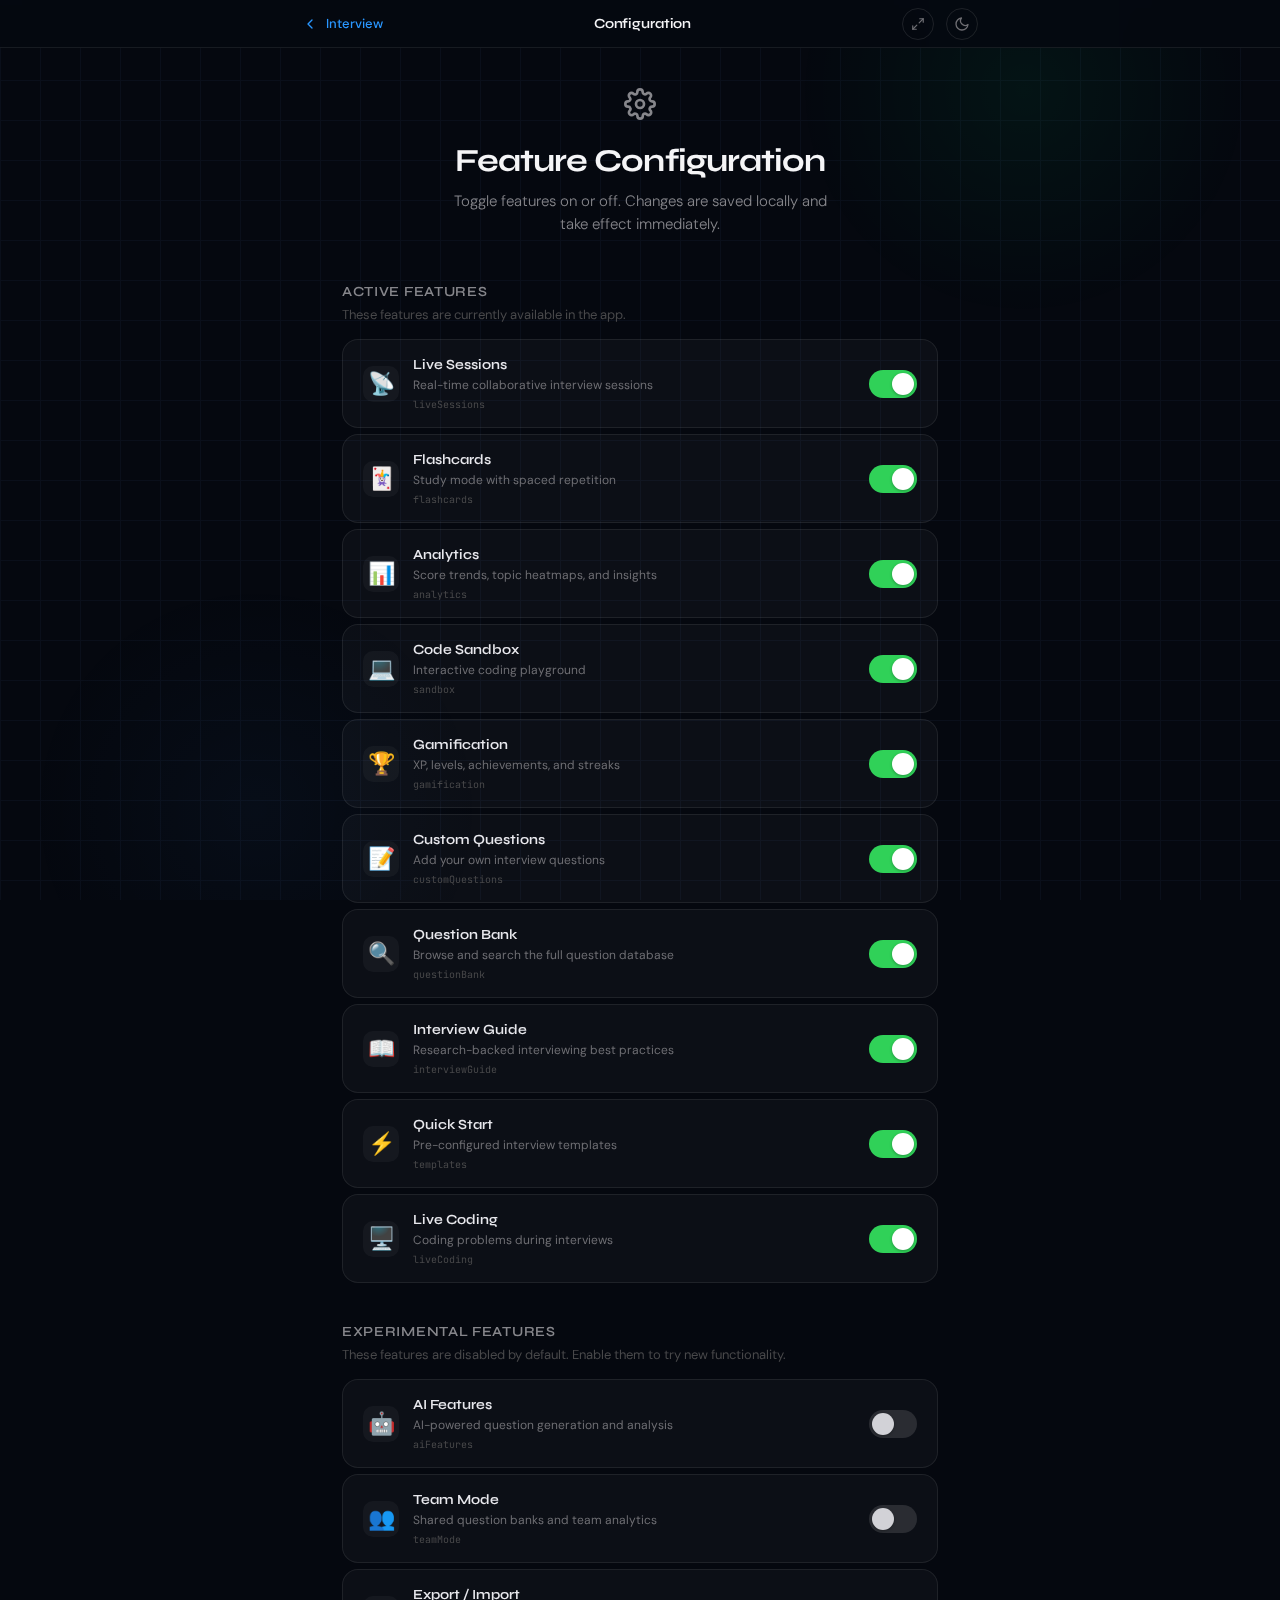
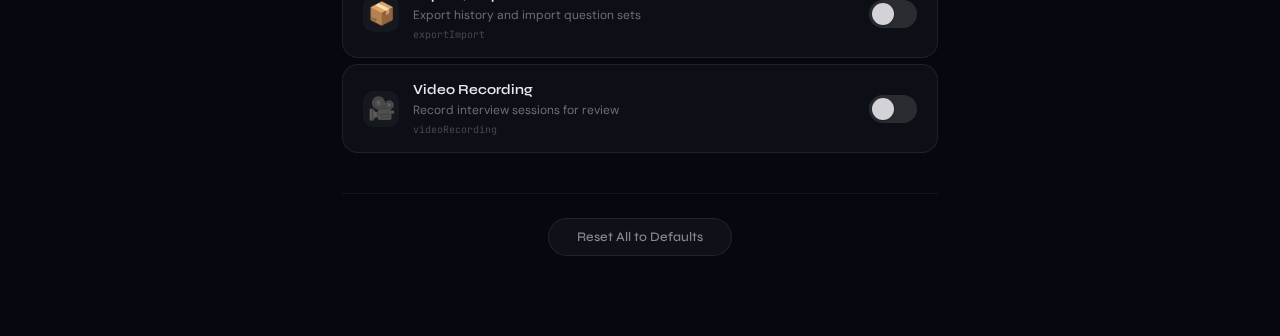
<file: config.html>
<!DOCTYPE html>
<html lang="en">
<head>
    <meta charset="UTF-8">
    <meta name="viewport" content="width=device-width, initial-scale=1.0">
    <title>Configuration — Interview Tool</title>
    <meta name="description" content="Feature toggles and configuration for the Interview Tool.">
    <meta name="theme-color" content="#000000">
    <link rel="preconnect" href="https://fonts.googleapis.com">
    <link rel="preconnect" href="https://fonts.gstatic.com" crossorigin>
    <link href="https://fonts.googleapis.com/css2?family=Outfit:wght@200;300;400;500;600;700;800&family=JetBrains+Mono:wght@300;400;500&family=Inter:wght@300;400;500&family=Syne:wght@400;500;600;700;800&family=DM+Sans:opsz,wght@9..40,300;9..40,400;9..40,500&display=swap" rel="stylesheet">
    <link rel="stylesheet" href="css/core/design-system.css">
    <link rel="stylesheet" href="css/interview/base.css">
    <link rel="stylesheet" href="css/interview/config-page.css">
    <script>
    (function(){try{var t=localStorage.getItem('ios-interview-theme');if(t==='light')document.documentElement.classList.add('theme-light');}catch(e){}})();
    </script>
</head>
<body>

<!-- Navigation -->
<header class="nav">
    <div class="nav__inner">
        <a href="interview.html" class="nav__back">
            <svg viewBox="0 0 24 24" fill="none" stroke="currentColor" stroke-width="2" stroke-linecap="round" stroke-linejoin="round" aria-hidden="true"><polyline points="15 18 9 12 15 6"/></svg>
            Interview
        </a>
        <span class="nav__title">Configuration</span>
        <button class="nav__fullscreen" id="btnFullscreen" aria-label="Enter fullscreen (F)">
            <svg class="nav__fullscreen__expand" viewBox="0 0 24 24" fill="none" stroke="currentColor" stroke-width="2" stroke-linecap="round" stroke-linejoin="round" width="14" height="14"><polyline points="15 3 21 3 21 9"/><polyline points="9 21 3 21 3 15"/><line x1="21" y1="3" x2="14" y2="10"/><line x1="3" y1="21" x2="10" y2="14"/></svg>
            <svg class="nav__fullscreen__collapse" viewBox="0 0 24 24" fill="none" stroke="currentColor" stroke-width="2" stroke-linecap="round" stroke-linejoin="round" width="14" height="14"><polyline points="4 14 10 14 10 20"/><polyline points="20 10 14 10 14 4"/><line x1="14" y1="10" x2="21" y2="3"/><line x1="3" y1="21" x2="10" y2="14"/></svg>
        </button>
        <button class="nav__theme-toggle" id="btnTheme" aria-label="Toggle light/dark mode">
            <svg class="nav__theme-icon--dark" viewBox="0 0 24 24" fill="none" stroke="currentColor" stroke-width="2" stroke-linecap="round" stroke-linejoin="round" width="16" height="16"><path d="M21 12.79A9 9 0 1 1 11.21 3 7 7 0 0 0 21 12.79z"/></svg>
            <svg class="nav__theme-icon--light" viewBox="0 0 24 24" fill="none" stroke="currentColor" stroke-width="2" stroke-linecap="round" stroke-linejoin="round" width="16" height="16"><circle cx="12" cy="12" r="5"/><line x1="12" y1="1" x2="12" y2="3"/><line x1="12" y1="21" x2="12" y2="23"/><line x1="4.22" y1="4.22" x2="5.64" y2="5.64"/><line x1="18.36" y1="18.36" x2="19.78" y2="19.78"/><line x1="1" y1="12" x2="3" y2="12"/><line x1="21" y1="12" x2="23" y2="12"/><line x1="4.22" y1="19.78" x2="5.64" y2="18.36"/><line x1="18.36" y1="5.64" x2="19.78" y2="4.22"/></svg>
        </button>
    </div>
</header>

<main class="cfg-main">
    <div class="container">
        <div class="cfg-header">
            <div class="cfg-header__icon">
                <svg viewBox="0 0 24 24" fill="none" stroke="currentColor" stroke-width="2" stroke-linecap="round" stroke-linejoin="round" width="32" height="32"><circle cx="12" cy="12" r="3"/><path d="M19.4 15a1.65 1.65 0 0 0 .33 1.82l.06.06a2 2 0 0 1 0 2.83 2 2 0 0 1-2.83 0l-.06-.06a1.65 1.65 0 0 0-1.82-.33 1.65 1.65 0 0 0-1 1.51V21a2 2 0 0 1-2 2 2 2 0 0 1-2-2v-.09A1.65 1.65 0 0 0 9 19.4a1.65 1.65 0 0 0-1.82.33l-.06.06a2 2 0 0 1-2.83 0 2 2 0 0 1 0-2.83l.06-.06A1.65 1.65 0 0 0 4.68 15a1.65 1.65 0 0 0-1.51-1H3a2 2 0 0 1-2-2 2 2 0 0 1 2-2h.09A1.65 1.65 0 0 0 4.6 9a1.65 1.65 0 0 0-.33-1.82l-.06-.06a2 2 0 0 1 0-2.83 2 2 0 0 1 2.83 0l.06.06A1.65 1.65 0 0 0 9 4.68a1.65 1.65 0 0 0 1-1.51V3a2 2 0 0 1 2-2 2 2 0 0 1 2 2v.09a1.65 1.65 0 0 0 1 1.51 1.65 1.65 0 0 0 1.82-.33l.06-.06a2 2 0 0 1 2.83 0 2 2 0 0 1 0 2.83l-.06.06A1.65 1.65 0 0 0 19.4 9a1.65 1.65 0 0 0 1.51 1H21a2 2 0 0 1 2 2 2 2 0 0 1-2 2h-.09a1.65 1.65 0 0 0-1.51 1z"/></svg>
            </div>
            <h1 class="cfg-header__title">Feature Configuration</h1>
            <p class="cfg-header__subtitle">Toggle features on or off. Changes are saved locally and take effect immediately.</p>
        </div>

        <div class="cfg-section">
            <h2 class="cfg-section__title">Active Features</h2>
            <p class="cfg-section__desc">These features are currently available in the app.</p>
            <div class="cfg-list" id="cfgActiveList"></div>
        </div>

        <div class="cfg-section">
            <h2 class="cfg-section__title">Experimental Features</h2>
            <p class="cfg-section__desc">These features are disabled by default. Enable them to try new functionality.</p>
            <div class="cfg-list" id="cfgExperimentalList"></div>
        </div>

        <div class="cfg-footer">
            <button class="cfg-reset-btn" id="cfgReset">Reset All to Defaults</button>
        </div>
    </div>
</main>

<!-- Back to Top Button -->
<button class="g-btt" id="gBtt" aria-label="Back to top">
    <svg viewBox="0 0 24 24" fill="none" stroke="currentColor" stroke-width="2.5" stroke-linecap="round" stroke-linejoin="round" width="20" height="20"><polyline points="18 15 12 9 6 15"/></svg>
</button>

<script src="js/shared/fullscreen.js"></script>
<script src="js/shared/theme-toggle.js"></script>
<script src="js/shared/scroll-top.js"></script>
<script src="js/interview/utils.js"></script>
<script src="js/interview/config-page.js"></script>

</body>
</html>
</file>
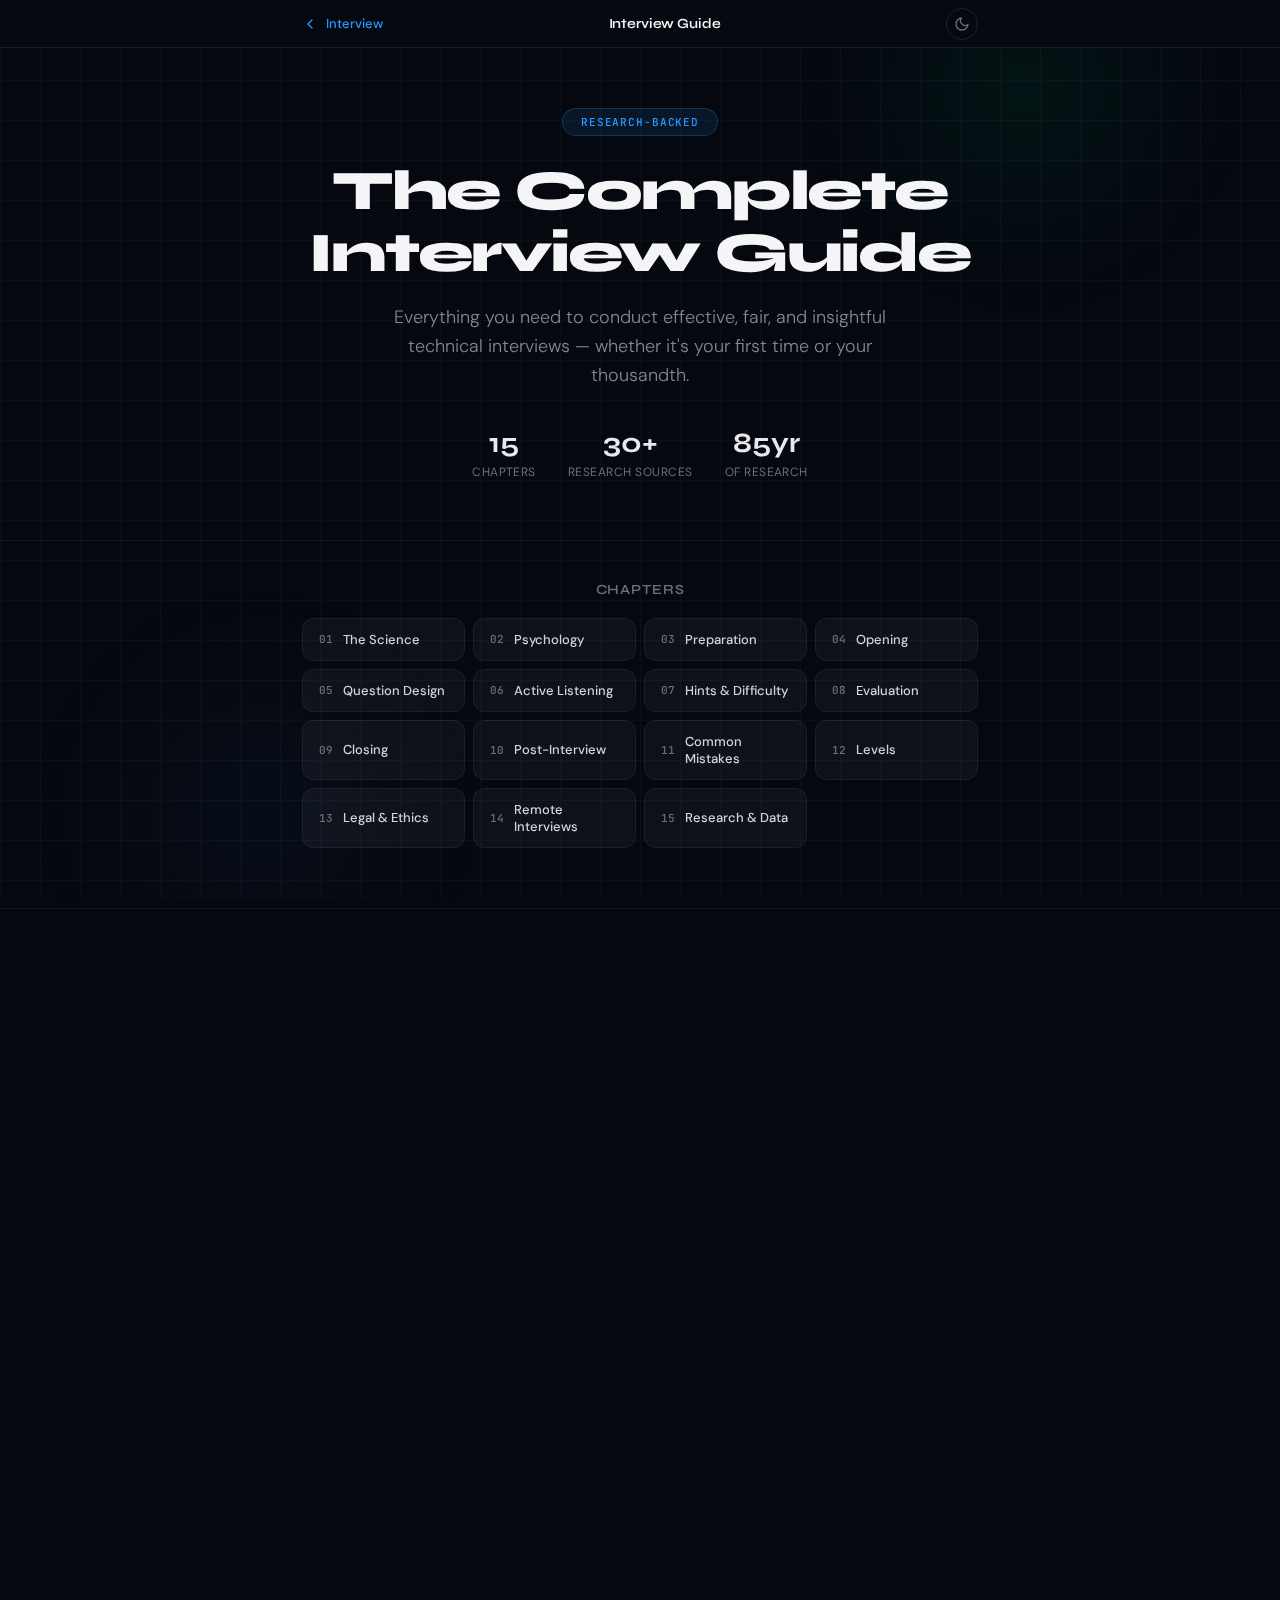
<file: guide.html>
<!DOCTYPE html>
<html lang="en">
<head>
    <meta charset="UTF-8">
    <meta name="viewport" content="width=device-width, initial-scale=1.0">
    <title>Interview Guide — Giga Khizanishvili</title>
    <meta name="description" content="A comprehensive, research-backed guide to conducting effective technical interviews. From preparation to evaluation.">
    <meta name="author" content="Giga Khizanishvili">
    <meta name="theme-color" content="#000000">
    <link rel="preconnect" href="https://fonts.googleapis.com">
    <link rel="preconnect" href="https://fonts.gstatic.com" crossorigin>
    <link href="https://fonts.googleapis.com/css2?family=Outfit:wght@200;300;400;500;600;700;800&family=JetBrains+Mono:wght@300;400;500&family=Inter:wght@300;400;500&family=Syne:wght@400;500;600;700;800&family=DM+Sans:opsz,wght@9..40,300;9..40,400;9..40,500&display=swap" rel="stylesheet">
    <link rel="stylesheet" href="css/core/design-system.css">
    <link rel="stylesheet" href="css/interview/base.css">
    <link rel="stylesheet" href="css/interview/guide.css">
    <script>
    (function(){try{var t=localStorage.getItem('ios-interview-theme');if(t==='light')document.documentElement.classList.add('theme-light');}catch(e){}})();
    </script>
</head>
<body>

<!-- Navigation -->
<header class="nav">
    <div class="nav__inner">
        <a href="interview.html" class="nav__back">
            <svg viewBox="0 0 24 24" fill="none" stroke="currentColor" stroke-width="2" stroke-linecap="round" stroke-linejoin="round" aria-hidden="true"><polyline points="15 18 9 12 15 6"/></svg>
            Interview
        </a>
        <span class="nav__title">Interview Guide</span>
        <button class="nav__theme-toggle" id="btnTheme" aria-label="Toggle light/dark mode">
            <svg class="nav__theme-icon--dark" viewBox="0 0 24 24" fill="none" stroke="currentColor" stroke-width="2" stroke-linecap="round" stroke-linejoin="round" width="16" height="16"><path d="M21 12.79A9 9 0 1 1 11.21 3 7 7 0 0 0 21 12.79z"/></svg>
            <svg class="nav__theme-icon--light" viewBox="0 0 24 24" fill="none" stroke="currentColor" stroke-width="2" stroke-linecap="round" stroke-linejoin="round" width="16" height="16"><circle cx="12" cy="12" r="5"/><line x1="12" y1="1" x2="12" y2="3"/><line x1="12" y1="21" x2="12" y2="23"/><line x1="4.22" y1="4.22" x2="5.64" y2="5.64"/><line x1="18.36" y1="18.36" x2="19.78" y2="19.78"/><line x1="1" y1="12" x2="3" y2="12"/><line x1="21" y1="12" x2="23" y2="12"/><line x1="4.22" y1="19.78" x2="5.64" y2="18.36"/><line x1="18.36" y1="5.64" x2="19.78" y2="4.22"/></svg>
        </button>
    </div>
</header>

<!-- Reading Progress Bar -->
<div class="g-progress" id="gProgress"></div>

<!-- Hero -->
<section class="g-hero">
    <div class="container">
        <div class="g-hero__badge" data-anim="fade-up">Research-Backed</div>
        <h1 class="g-hero__title" data-anim="fade-up" data-delay="100">The Complete<br>Interview Guide</h1>
        <p class="g-hero__subtitle" data-anim="fade-up" data-delay="200">Everything you need to conduct effective, fair, and insightful technical interviews &mdash; whether it's your first time or your thousandth.</p>
        <div class="g-hero__stats" data-anim="fade-up" data-delay="300">
            <div class="g-hero__stat">
                <span class="g-hero__stat-val">15</span>
                <span class="g-hero__stat-label">Chapters</span>
            </div>
            <div class="g-hero__stat">
                <span class="g-hero__stat-val">30+</span>
                <span class="g-hero__stat-label">Research Sources</span>
            </div>
            <div class="g-hero__stat">
                <span class="g-hero__stat-val">85yr</span>
                <span class="g-hero__stat-label">Of Research</span>
            </div>
        </div>
    </div>
</section>

<!-- Table of Contents -->
<nav class="g-toc" id="gToc">
    <div class="container">
        <h2 class="g-toc__title" data-anim="fade-up">Chapters</h2>
        <div class="g-toc__grid" data-anim="fade-up" data-delay="100">
            <a href="#ch-science" class="g-toc__item"><span class="g-toc__num">01</span><span class="g-toc__name">The Science</span></a>
            <a href="#ch-psychology" class="g-toc__item"><span class="g-toc__num">02</span><span class="g-toc__name">Psychology</span></a>
            <a href="#ch-preparation" class="g-toc__item"><span class="g-toc__num">03</span><span class="g-toc__name">Preparation</span></a>
            <a href="#ch-opening" class="g-toc__item"><span class="g-toc__num">04</span><span class="g-toc__name">Opening</span></a>
            <a href="#ch-questions" class="g-toc__item"><span class="g-toc__num">05</span><span class="g-toc__name">Question Design</span></a>
            <a href="#ch-listening" class="g-toc__item"><span class="g-toc__num">06</span><span class="g-toc__name">Active Listening</span></a>
            <a href="#ch-hints" class="g-toc__item"><span class="g-toc__num">07</span><span class="g-toc__name">Hints &amp; Difficulty</span></a>
            <a href="#ch-evaluation" class="g-toc__item"><span class="g-toc__num">08</span><span class="g-toc__name">Evaluation</span></a>
            <a href="#ch-closing" class="g-toc__item"><span class="g-toc__num">09</span><span class="g-toc__name">Closing</span></a>
            <a href="#ch-post" class="g-toc__item"><span class="g-toc__num">10</span><span class="g-toc__name">Post-Interview</span></a>
            <a href="#ch-mistakes" class="g-toc__item"><span class="g-toc__num">11</span><span class="g-toc__name">Common Mistakes</span></a>
            <a href="#ch-levels" class="g-toc__item"><span class="g-toc__num">12</span><span class="g-toc__name">Levels</span></a>
            <a href="#ch-legal" class="g-toc__item"><span class="g-toc__num">13</span><span class="g-toc__name">Legal &amp; Ethics</span></a>
            <a href="#ch-remote" class="g-toc__item"><span class="g-toc__num">14</span><span class="g-toc__name">Remote Interviews</span></a>
            <a href="#ch-data" class="g-toc__item"><span class="g-toc__num">15</span><span class="g-toc__name">Research &amp; Data</span></a>
        </div>
    </div>
</nav>

<main class="g-main">
    <div class="container">

        <!-- ========== CH 01: THE SCIENCE ========== -->
        <section class="g-chapter" id="ch-science">
            <div class="g-chapter__header" data-anim="fade-up">
                <span class="g-chapter__num">01</span>
                <h2 class="g-chapter__title">The Science of Interviewing</h2>
                <p class="g-chapter__lead">85 years of research shows structured interviews are the single strongest predictor of job performance.</p>
            </div>

            <div class="g-card" data-anim="fade-up">
                <div class="g-card__icon">&#x1F4CA;</div>
                <h3 class="g-card__title">Structured vs. Unstructured</h3>
                <p>The landmark <strong>Schmidt &amp; Hunter (1998)</strong> meta-analysis found structured interviews have a predictive validity of <strong>.51</strong> for job performance, versus <strong>.38</strong> for unstructured interviews. The updated <strong>Sackett et al. (2022)</strong> study confirmed structured interviews are now ranked <strong>#1</strong> across all selection methods, with more than <strong>double the predictive power</strong> and <strong>nearly a third less bias</strong> than unstructured interviews.</p>
            </div>

            <div class="g-card" data-anim="fade-up">
                <div class="g-card__icon">&#x2705;</div>
                <h3 class="g-card__title">What Makes an Interview Structured?</h3>
                <div class="g-checklist">
                    <label class="g-check"><input type="checkbox"><span class="g-check__box"></span><span class="g-check__text"><strong>Standardized questions</strong> &mdash; all candidates receive the same questions in the same order</span></label>
                    <label class="g-check"><input type="checkbox"><span class="g-check__box"></span><span class="g-check__text"><strong>Predetermined scoring criteria</strong> &mdash; a rubric defining what good, mediocre, and poor answers look like</span></label>
                    <label class="g-check"><input type="checkbox"><span class="g-check__box"></span><span class="g-check__text"><strong>Trained interviewers</strong> &mdash; everyone agrees on what each score means</span></label>
                    <label class="g-check"><input type="checkbox"><span class="g-check__box"></span><span class="g-check__text"><strong>Consistent format</strong> &mdash; same time allocation, same interview flow</span></label>
                    <label class="g-check"><input type="checkbox"><span class="g-check__box"></span><span class="g-check__text"><strong>Job-related content</strong> &mdash; questions tied directly to the competencies needed for the role</span></label>
                </div>
            </div>

            <div class="g-card g-card--highlight" data-anim="fade-up">
                <div class="g-card__icon">&#x1F4A1;</div>
                <h3 class="g-card__title">Google's Finding</h3>
                <p>Google's internal research confirmed that structured interview scores are <em>"highly predictive indicators of future performance scores"</em> and that both candidates and interviewers report a <strong>better experience</strong> and perceive the process as <strong>more fair</strong>.</p>
            </div>

            <div class="g-card" data-anim="fade-up">
                <h3 class="g-card__title">The Four Pillars of a Scoring Rubric</h3>
                <div class="g-pillars">
                    <div class="g-pillar" style="--pillar-color: var(--color-blue)">
                        <div class="g-pillar__icon">&#x1F9E0;</div>
                        <h4>Problem Solving</h4>
                        <p>Organized approach, considers multiple solutions, evaluates tradeoffs</p>
                    </div>
                    <div class="g-pillar" style="--pillar-color: var(--color-green)">
                        <div class="g-pillar__icon">&#x1F4BB;</div>
                        <h4>Technical Skill</h4>
                        <p>Clean, correct code; language mastery; efficient implementation</p>
                    </div>
                    <div class="g-pillar" style="--pillar-color: var(--color-purple)">
                        <div class="g-pillar__icon">&#x1F4AC;</div>
                        <h4>Communication</h4>
                        <p>Explains approach clearly, asks clarifying questions, thinks out loud</p>
                    </div>
                    <div class="g-pillar" style="--pillar-color: var(--color-orange)">
                        <div class="g-pillar__icon">&#x1F9EA;</div>
                        <h4>Testing</h4>
                        <p>Tests against normal and edge cases, self-corrects issues proactively</p>
                    </div>
                </div>
            </div>
        </section>

        <!-- ========== CH 02: PSYCHOLOGY ========== -->
        <section class="g-chapter" id="ch-psychology">
            <div class="g-chapter__header" data-anim="fade-up">
                <span class="g-chapter__num">02</span>
                <h2 class="g-chapter__title">Psychology of Interviewing</h2>
                <p class="g-chapter__lead">Your brain is working against you. Understanding cognitive biases is the first step to mitigating them.</p>
            </div>

            <div class="g-card" data-anim="fade-up">
                <h3 class="g-card__title">Cognitive Biases That Affect Interviewers</h3>
                <p>Click each bias to learn what it is and how to counter it.</p>
                <div class="g-accordion" id="biasAccordion">
                    <div class="g-acc-item">
                        <button class="g-acc-trigger" aria-expanded="false">
                            <span class="g-acc-trigger__icon">&#x2600;&#xFE0F;</span>
                            <span class="g-acc-trigger__text">Halo Effect</span>
                            <span class="g-acc-trigger__severity g-severity--high">High Risk</span>
                            <svg class="g-acc-trigger__chevron" viewBox="0 0 24 24" fill="none" stroke="currentColor" stroke-width="2"><polyline points="6 9 12 15 18 9"/></svg>
                        </button>
                        <div class="g-acc-body">
                            <p><strong>What it is:</strong> One positive attribute (prestigious employer, eloquent speech) creates a "glow" that inflates evaluation of everything else.</p>
                            <div class="g-do-dont">
                                <div class="g-do"><strong>Mitigation:</strong> Evaluate each competency separately using a structured rubric with behavioral anchors. Score question-by-question, not holistically.</div>
                            </div>
                        </div>
                    </div>
                    <div class="g-acc-item">
                        <button class="g-acc-trigger" aria-expanded="false">
                            <span class="g-acc-trigger__icon">&#x2693;</span>
                            <span class="g-acc-trigger__text">Anchoring Bias</span>
                            <span class="g-acc-trigger__severity g-severity--high">High Risk</span>
                            <svg class="g-acc-trigger__chevron" viewBox="0 0 24 24" fill="none" stroke="currentColor" stroke-width="2"><polyline points="6 9 12 15 18 9"/></svg>
                        </button>
                        <div class="g-acc-body">
                            <p><strong>What it is:</strong> Within the first 30 seconds, you form an initial impression, then spend the rest of the interview seeking confirming information.</p>
                            <div class="g-do-dont">
                                <div class="g-do"><strong>Mitigation:</strong> Write your rating for question one before hearing the answer to question two. Evaluate evidence in isolation.</div>
                            </div>
                        </div>
                    </div>
                    <div class="g-acc-item">
                        <button class="g-acc-trigger" aria-expanded="false">
                            <span class="g-acc-trigger__icon">&#x1F50D;</span>
                            <span class="g-acc-trigger__text">Confirmation Bias</span>
                            <span class="g-acc-trigger__severity g-severity--high">High Risk</span>
                            <svg class="g-acc-trigger__chevron" viewBox="0 0 24 24" fill="none" stroke="currentColor" stroke-width="2"><polyline points="6 9 12 15 18 9"/></svg>
                        </button>
                        <div class="g-acc-body">
                            <p><strong>What it is:</strong> Once you form an early impression, you unconsciously steer questions to validate it &mdash; asking about successes from strong-seeming candidates and challenges from weaker-seeming ones.</p>
                            <div class="g-do-dont">
                                <div class="g-do"><strong>Mitigation:</strong> Use identical questions for all candidates. Practice "devil's advocate" thinking &mdash; hypothesize what evidence might disprove your initial take.</div>
                            </div>
                        </div>
                    </div>
                    <div class="g-acc-item">
                        <button class="g-acc-trigger" aria-expanded="false">
                            <span class="g-acc-trigger__icon">&#x1F91D;</span>
                            <span class="g-acc-trigger__text">Similarity Bias</span>
                            <span class="g-acc-trigger__severity g-severity--med">Medium Risk</span>
                            <svg class="g-acc-trigger__chevron" viewBox="0 0 24 24" fill="none" stroke="currentColor" stroke-width="2"><polyline points="6 9 12 15 18 9"/></svg>
                        </button>
                        <div class="g-acc-body">
                            <p><strong>What it is:</strong> The tendency to rate more favorably people who remind us of ourselves &mdash; same school, hobbies, cultural references.</p>
                            <div class="g-do-dont">
                                <div class="g-do"><strong>Mitigation:</strong> Diverse interview panels. Blinded reviews where possible. Conscious awareness training.</div>
                            </div>
                        </div>
                    </div>
                    <div class="g-acc-item">
                        <button class="g-acc-trigger" aria-expanded="false">
                            <span class="g-acc-trigger__icon">&#x1F608;</span>
                            <span class="g-acc-trigger__text">Horn Effect</span>
                            <span class="g-acc-trigger__severity g-severity--med">Medium Risk</span>
                            <svg class="g-acc-trigger__chevron" viewBox="0 0 24 24" fill="none" stroke="currentColor" stroke-width="2"><polyline points="6 9 12 15 18 9"/></svg>
                        </button>
                        <div class="g-acc-body">
                            <p><strong>What it is:</strong> Opposite of halo &mdash; a single negative trait (quiet introduction, accent, resume gap) creates a negative impression of the entire candidate.</p>
                            <div class="g-do-dont">
                                <div class="g-do"><strong>Mitigation:</strong> Structured rubrics, competency-by-competency evaluation. Record specific examples, not vague impressions.</div>
                            </div>
                        </div>
                    </div>
                    <div class="g-acc-item">
                        <button class="g-acc-trigger" aria-expanded="false">
                            <span class="g-acc-trigger__icon">&#x2696;&#xFE0F;</span>
                            <span class="g-acc-trigger__text">Contrast Effect</span>
                            <span class="g-acc-trigger__severity g-severity--med">Medium Risk</span>
                            <svg class="g-acc-trigger__chevron" viewBox="0 0 24 24" fill="none" stroke="currentColor" stroke-width="2"><polyline points="6 9 12 15 18 9"/></svg>
                        </button>
                        <div class="g-acc-body">
                            <p><strong>What it is:</strong> Your perception of a candidate is influenced by the previous one. A good candidate after several poor ones appears exceptional; a good candidate after an excellent one seems mediocre.</p>
                            <div class="g-do-dont">
                                <div class="g-do"><strong>Mitigation:</strong> Evaluate each candidate against the rubric, never against other candidates. Take breaks between interviews to reset.</div>
                            </div>
                        </div>
                    </div>
                    <div class="g-acc-item">
                        <button class="g-acc-trigger" aria-expanded="false">
                            <span class="g-acc-trigger__icon">&#x23F1;&#xFE0F;</span>
                            <span class="g-acc-trigger__text">First Impression Bias</span>
                            <span class="g-acc-trigger__severity g-severity--high">High Risk</span>
                            <svg class="g-acc-trigger__chevron" viewBox="0 0 24 24" fill="none" stroke="currentColor" stroke-width="2"><polyline points="6 9 12 15 18 9"/></svg>
                        </button>
                        <div class="g-acc-body">
                            <p><strong>What it is:</strong> Snap judgments made in the first few minutes that color the entire interview. Research shows most interviewers make a decision within 4 minutes.</p>
                            <div class="g-do-dont">
                                <div class="g-do"><strong>Mitigation:</strong> Delay forming any overall judgment until after reviewing all notes. Structured scoring forces evaluation based on answers to specific questions.</div>
                            </div>
                        </div>
                    </div>
                </div>
            </div>

            <div class="g-card g-card--split" data-anim="fade-up">
                <div class="g-card__half">
                    <h3 class="g-card__title" style="color: var(--color-green)">Partner Mindset</h3>
                    <ul class="g-list g-list--green">
                        <li>Collaborative &mdash; "Let's solve this together"</li>
                        <li>Creates psychological safety</li>
                        <li>Reveals true ability</li>
                        <li>Better candidate experience</li>
                        <li>Integrative: mutual benefit</li>
                    </ul>
                </div>
                <div class="g-card__half">
                    <h3 class="g-card__title" style="color: var(--color-red)">Interrogator Mindset</h3>
                    <ul class="g-list g-list--red">
                        <li>Adversarial &mdash; "Prove yourself to me"</li>
                        <li>Creates anxiety &amp; stress</li>
                        <li>Masks true ability</li>
                        <li>Damages employer brand</li>
                        <li>Distributive: zero-sum game</li>
                    </ul>
                </div>
            </div>

            <div class="g-callout" data-anim="fade-up">
                <div class="g-callout__icon">&#x1F4AC;</div>
                <blockquote class="g-callout__text">Research from Cambridge found that candidates who completed at least 3 mock interviews improved coding accuracy by <strong>27%</strong> and reported a <strong>40% reduction in anxiety</strong>. Stress significantly impacts technical interview performance &mdash; your job as an interviewer is to minimize it.</blockquote>
            </div>
        </section>

        <!-- ========== CH 03: PREPARATION ========== -->
        <section class="g-chapter" id="ch-preparation">
            <div class="g-chapter__header" data-anim="fade-up">
                <span class="g-chapter__num">03</span>
                <h2 class="g-chapter__title">Preparation</h2>
                <p class="g-chapter__lead">Great interviews start long before the first question. Here's how to prepare.</p>
            </div>

            <div class="g-card" data-anim="fade-up">
                <h3 class="g-card__title">Resume Review Checklist</h3>
                <div class="g-checklist">
                    <label class="g-check"><input type="checkbox"><span class="g-check__box"></span><span class="g-check__text">Cross-reference resume against job description requirements</span></label>
                    <label class="g-check"><input type="checkbox"><span class="g-check__box"></span><span class="g-check__text">Note specific projects, technologies, and experiences to probe deeper</span></label>
                    <label class="g-check"><input type="checkbox"><span class="g-check__box"></span><span class="g-check__text">Identify career transitions or gaps to ask about (without bias)</span></label>
                    <label class="g-check"><input type="checkbox"><span class="g-check__box"></span><span class="g-check__text">Check LinkedIn for additional context</span></label>
                    <label class="g-check"><input type="checkbox"><span class="g-check__box"></span><span class="g-check__text">Prepare tailored follow-up questions based on their experience</span></label>
                </div>
            </div>

            <div class="g-card" data-anim="fade-up">
                <h3 class="g-card__title">Time Allocation Framework</h3>
                <div class="g-tabs" id="timeTabs">
                    <button class="g-tab is-active" data-tab="tab-45">45 min</button>
                    <button class="g-tab" data-tab="tab-60">60 min</button>
                </div>
                <div class="g-tab-content is-active" id="tab-45">
                    <div class="g-timeline">
                        <div class="g-timeline__item" style="--tl-pct: 11%; --tl-color: var(--color-teal)"><span class="g-timeline__time">5 min</span><span class="g-timeline__label">Opening &amp; Rapport</span></div>
                        <div class="g-timeline__item" style="--tl-pct: 72%; --tl-color: var(--color-blue)"><span class="g-timeline__time">32 min</span><span class="g-timeline__label">Technical Core</span></div>
                        <div class="g-timeline__item" style="--tl-pct: 13%; --tl-color: var(--color-green)"><span class="g-timeline__time">6 min</span><span class="g-timeline__label">Candidate Q&amp;A</span></div>
                        <div class="g-timeline__item" style="--tl-pct: 4%; --tl-color: var(--color-gray-500)"><span class="g-timeline__time">2 min</span><span class="g-timeline__label">Wrap-up</span></div>
                    </div>
                </div>
                <div class="g-tab-content" id="tab-60">
                    <div class="g-timeline">
                        <div class="g-timeline__item" style="--tl-pct: 8%; --tl-color: var(--color-teal)"><span class="g-timeline__time">5 min</span><span class="g-timeline__label">Opening &amp; Rapport</span></div>
                        <div class="g-timeline__item" style="--tl-pct: 22%; --tl-color: var(--color-purple)"><span class="g-timeline__time">13 min</span><span class="g-timeline__label">Behavioral / STAR</span></div>
                        <div class="g-timeline__item" style="--tl-pct: 53%; --tl-color: var(--color-blue)"><span class="g-timeline__time">32 min</span><span class="g-timeline__label">Technical Core</span></div>
                        <div class="g-timeline__item" style="--tl-pct: 13%; --tl-color: var(--color-green)"><span class="g-timeline__time">8 min</span><span class="g-timeline__label">Candidate Q&amp;A</span></div>
                        <div class="g-timeline__item" style="--tl-pct: 4%; --tl-color: var(--color-gray-500)"><span class="g-timeline__time">2 min</span><span class="g-timeline__label">Wrap-up</span></div>
                    </div>
                </div>
            </div>

            <div class="g-card" data-anim="fade-up">
                <h3 class="g-card__title">Environment Setup</h3>
                <div class="g-checklist">
                    <label class="g-check"><input type="checkbox"><span class="g-check__box"></span><span class="g-check__text">Test video, audio, and internet connection</span></label>
                    <label class="g-check"><input type="checkbox"><span class="g-check__box"></span><span class="g-check__text">Have a backup communication plan (phone number, alternate link)</span></label>
                    <label class="g-check"><input type="checkbox"><span class="g-check__box"></span><span class="g-check__text">Open all documents and problems you plan to share</span></label>
                    <label class="g-check"><input type="checkbox"><span class="g-check__box"></span><span class="g-check__text">Have your scoring rubric ready</span></label>
                    <label class="g-check"><input type="checkbox"><span class="g-check__box"></span><span class="g-check__text">Close unnecessary applications to avoid distractions</span></label>
                    <label class="g-check"><input type="checkbox"><span class="g-check__box"></span><span class="g-check__text">Ensure quiet environment with no interruptions</span></label>
                </div>
            </div>
        </section>

        <!-- ========== CH 04: OPENING ========== -->
        <section class="g-chapter" id="ch-opening">
            <div class="g-chapter__header" data-anim="fade-up">
                <span class="g-chapter__num">04</span>
                <h2 class="g-chapter__title">Opening the Interview</h2>
                <p class="g-chapter__lead">The first 5 minutes set the tone. A candidate who feels safe will perform closer to their actual ability.</p>
            </div>

            <div class="g-card g-card--split" data-anim="fade-up">
                <div class="g-card__half">
                    <h3 class="g-card__title" style="color: var(--color-green)">Do</h3>
                    <ul class="g-list g-list--green">
                        <li>Greet warmly and introduce yourself (name, role, team)</li>
                        <li>Explain the interview format, timing, and what to expect</li>
                        <li>Brief small talk about how they found the role</li>
                        <li>Tell them it's okay to ask questions and take time to think</li>
                        <li>Say: <em>"I'm interested in how you think, not just the answer"</em></li>
                    </ul>
                </div>
                <div class="g-card__half">
                    <h3 class="g-card__title" style="color: var(--color-red)">Don't</h3>
                    <ul class="g-list g-list--red">
                        <li>Start with pressure questions or brainteasers</li>
                        <li>Ask abstract icebreakers ("If you were an appetizer...")</li>
                        <li>Skip warm-up and jump into technical questions</li>
                        <li>Rush through introductions or appear distracted</li>
                        <li>Check your phone or multitask</li>
                    </ul>
                </div>
            </div>

            <div class="g-card" data-anim="fade-up">
                <h3 class="g-card__title">Great Icebreakers</h3>
                <div class="g-icebreakers">
                    <div class="g-ice">"What are you working on these days that you find interesting?"</div>
                    <div class="g-ice">"Have you had a chance to look at our product?"</div>
                    <div class="g-ice">"How did you hear about this position?"</div>
                    <div class="g-ice">"I noticed you worked on [X] &mdash; that sounds really cool."</div>
                </div>
            </div>

            <div class="g-card g-card--highlight" data-anim="fade-up">
                <div class="g-card__icon">&#x1F3AF;</div>
                <h3 class="g-card__title">Setting Expectations Template</h3>
                <div class="g-quote-box">
                    "We have about 45 minutes. I'll spend the first few minutes getting to know you, then we'll work through a technical problem together, and I'll leave time at the end for your questions. I'm interested in seeing how you think through problems &mdash; feel free to think out loud, ask questions, and use whatever approach feels natural."
                </div>
            </div>
        </section>

        <!-- ========== CH 05: QUESTION DESIGN ========== -->
        <section class="g-chapter" id="ch-questions">
            <div class="g-chapter__header" data-anim="fade-up">
                <span class="g-chapter__num">05</span>
                <h2 class="g-chapter__title">Question Design</h2>
                <p class="g-chapter__lead">The quality of your questions determines the quality of your signal. Design questions that reveal depth, not just recall.</p>
            </div>

            <div class="g-card" data-anim="fade-up">
                <h3 class="g-card__title">The STAR Method for Behavioral Questions</h3>
                <div class="g-star">
                    <div class="g-star__item" style="--star-color: var(--color-blue); --star-pct: 20%">
                        <span class="g-star__letter">S</span>
                        <span class="g-star__label">Situation</span>
                        <span class="g-star__desc">Context so you understand the setting</span>
                        <span class="g-star__pct">~20% of answer</span>
                    </div>
                    <div class="g-star__item" style="--star-color: var(--color-purple); --star-pct: 10%">
                        <span class="g-star__letter">T</span>
                        <span class="g-star__label">Task</span>
                        <span class="g-star__desc">The specific responsibility or challenge</span>
                        <span class="g-star__pct">~10% of answer</span>
                    </div>
                    <div class="g-star__item" style="--star-color: var(--color-green); --star-pct: 60%">
                        <span class="g-star__letter">A</span>
                        <span class="g-star__label">Action</span>
                        <span class="g-star__desc">What they personally did &mdash; the core of the answer</span>
                        <span class="g-star__pct">~60% of answer</span>
                    </div>
                    <div class="g-star__item" style="--star-color: var(--color-orange); --star-pct: 10%">
                        <span class="g-star__letter">R</span>
                        <span class="g-star__label">Result</span>
                        <span class="g-star__desc">Measurable outcomes and what they learned</span>
                        <span class="g-star__pct">~10% of answer</span>
                    </div>
                </div>
            </div>

            <div class="g-card" data-anim="fade-up">
                <h3 class="g-card__title">Probing Follow-up Questions</h3>
                <div class="g-icebreakers">
                    <div class="g-ice">"What would you do differently if you faced this again?"</div>
                    <div class="g-ice">"What was the hardest part?"</div>
                    <div class="g-ice">"Can you quantify the impact?"</div>
                    <div class="g-ice">"How did that change your approach going forward?"</div>
                    <div class="g-ice">"What did you learn from that experience?"</div>
                </div>
            </div>

            <div class="g-card g-card--split" data-anim="fade-up">
                <div class="g-card__half">
                    <h3 class="g-card__title" style="color: var(--color-green)">Green Flags</h3>
                    <ul class="g-list g-list--green">
                        <li>Specific examples with concrete details</li>
                        <li>Asks clarifying questions before diving in</li>
                        <li>Discusses tradeoffs unprompted</li>
                        <li>Considers edge cases proactively</li>
                        <li>Admits what they don't know</li>
                        <li>Shows genuine curiosity and growth mindset</li>
                    </ul>
                </div>
                <div class="g-card__half">
                    <h3 class="g-card__title" style="color: var(--color-red)">Red Flags</h3>
                    <ul class="g-list g-list--red">
                        <li>Vague answers suggesting borrowed/memorized code</li>
                        <li>Can't explain their own past projects</li>
                        <li>Blames others without showing what they learned</li>
                        <li>Evasive &mdash; provides philosophies instead of implementations</li>
                        <li>Off-topic rambling to avoid answering</li>
                        <li>Only talks about individual work (for senior+ roles)</li>
                    </ul>
                </div>
            </div>

            <div class="g-card" data-anim="fade-up">
                <h3 class="g-card__title">Live Coding Best Practices</h3>
                <div class="g-numbered-list">
                    <div class="g-num-item"><span class="g-num">1</span><p>Explain the format: <em>"I want to see how you think, not just the final answer"</em></p></div>
                    <div class="g-num-item"><span class="g-num">2</span><p>Let the candidate choose their programming language</p></div>
                    <div class="g-num-item"><span class="g-num">3</span><p>Have 2-3 prepared solutions in different languages with time/space complexities noted</p></div>
                    <div class="g-num-item"><span class="g-num">4</span><p>Silence is okay &mdash; let them think; don't fill every pause with hints</p></div>
                    <div class="g-num-item"><span class="g-num">5</span><p>Evaluate approach, communication, and response to being stuck &mdash; not just correctness</p></div>
                    <div class="g-num-item"><span class="g-num">6</span><p>Structure: 5-10 min intro, 30-40 min coding, 10-15 min discussion</p></div>
                </div>
            </div>
        </section>

        <!-- ========== CH 06: LISTENING ========== -->
        <section class="g-chapter" id="ch-listening">
            <div class="g-chapter__header" data-anim="fade-up">
                <span class="g-chapter__num">06</span>
                <h2 class="g-chapter__title">Active Listening &amp; Observation</h2>
                <p class="g-chapter__lead">The best interviewers listen 80% and talk 20%. What you observe is as important as what you hear.</p>
            </div>

            <div class="g-card" data-anim="fade-up">
                <h3 class="g-card__title">The 80/20 Rule</h3>
                <div class="g-ratio-bar">
                    <div class="g-ratio-bar__fill" style="width: 80%; background: var(--color-green)">
                        <span>Candidate speaks 80%</span>
                    </div>
                    <div class="g-ratio-bar__fill" style="width: 20%; background: var(--color-blue)">
                        <span>You 20%</span>
                    </div>
                </div>
                <p style="margin-top: 16px; color: var(--color-gray-400); font-size: 13px">If you're talking more than 20% of the time, you're talking too much.</p>
            </div>

            <div class="g-card" data-anim="fade-up">
                <h3 class="g-card__title">What to Observe Beyond the Verbal Answer</h3>
                <div class="g-observe-grid">
                    <div class="g-observe"><div class="g-observe__icon">&#x1F9E9;</div><h4>Problem-solving approach</h4><p>Do they decompose? Plan before coding? Consider edge cases?</p></div>
                    <div class="g-observe"><div class="g-observe__icon">&#x1F4AC;</div><h4>Communication</h4><p>Can they explain their reasoning clearly? Do they think out loud?</p></div>
                    <div class="g-observe"><div class="g-observe__icon">&#x1F4AA;</div><h4>Reaction to difficulty</h4><p>Frustration, persistence, adaptability, willingness to ask for help</p></div>
                    <div class="g-observe"><div class="g-observe__icon">&#x1F393;</div><h4>Coachability</h4><p>How they respond to hints and feedback &mdash; do they incorporate it?</p></div>
                </div>
            </div>

            <div class="g-card" data-anim="fade-up">
                <h3 class="g-card__title">Note-Taking Best Practices</h3>
                <div class="g-card g-card--split" style="margin: 0; padding: 0; background: none; border: none;">
                    <div class="g-card__half" style="padding: 0;">
                        <h4 style="color: var(--color-green);">Write</h4>
                        <ul class="g-list g-list--green">
                            <li>Key answers and specific examples</li>
                            <li>Problem-solving approach and reasoning</li>
                            <li>Notable quotes (direct words)</li>
                            <li>Technical accuracy of answers</li>
                        </ul>
                    </div>
                    <div class="g-card__half" style="padding: 0;">
                        <h4 style="color: var(--color-red);">Don't Write</h4>
                        <ul class="g-list g-list--red">
                            <li>Impressions about protected characteristics</li>
                            <li>Vague feelings ("seemed off")</li>
                            <li>Physical appearance descriptions</li>
                            <li>Personal opinions unrelated to job skills</li>
                        </ul>
                    </div>
                </div>
                <div class="g-callout" style="margin-top: 16px">
                    <div class="g-callout__icon">&#x23F0;</div>
                    <p class="g-callout__text">Finalize your notes within <strong>1 hour</strong> of the interview while memory is fresh.</p>
                </div>
            </div>
        </section>

        <!-- ========== CH 07: HINTS ========== -->
        <section class="g-chapter" id="ch-hints">
            <div class="g-chapter__header" data-anim="fade-up">
                <span class="g-chapter__num">07</span>
                <h2 class="g-chapter__title">Hints &amp; Managing Difficulty</h2>
                <p class="g-chapter__lead">The art of helping without giving away the answer. Find the Goldilocks zone of challenge.</p>
            </div>

            <div class="g-card" data-anim="fade-up">
                <h3 class="g-card__title">Hint Calibration Framework</h3>
                <div class="g-hint-levels">
                    <div class="g-hint-level" style="--hl-color: var(--color-green)">
                        <div class="g-hint-level__header">
                            <span class="g-hint-level__badge">Level 1</span>
                            <span class="g-hint-level__name">Small Nudge</span>
                        </div>
                        <div class="g-hint-level__body">
                            <p>Try this first. Minimal guidance that points in a direction.</p>
                            <div class="g-ice">"What data structure might help with lookups?"</div>
                            <div class="g-ice">"Have you considered the edge case where the input is empty?"</div>
                        </div>
                    </div>
                    <div class="g-hint-level" style="--hl-color: var(--color-orange)">
                        <div class="g-hint-level__header">
                            <span class="g-hint-level__badge">Level 2</span>
                            <span class="g-hint-level__name">Direction Change</span>
                        </div>
                        <div class="g-hint-level__body">
                            <p>If the small nudge didn't help. More explicit guidance.</p>
                            <div class="g-ice">"Let's step back. What if we used a hash map?"</div>
                            <div class="g-ice">"Can you think of a way to avoid the nested loop?"</div>
                        </div>
                    </div>
                    <div class="g-hint-level" style="--hl-color: var(--color-red)">
                        <div class="g-hint-level__header">
                            <span class="g-hint-level__badge">Level 3</span>
                            <span class="g-hint-level__name">Major Guidance</span>
                        </div>
                        <div class="g-hint-level__body">
                            <p>Last resort. Walk through a small example together.</p>
                            <div class="g-ice">"The key insight here is [concept]. How would you apply that?"</div>
                        </div>
                    </div>
                </div>
            </div>

            <div class="g-card g-card--highlight" data-anim="fade-up">
                <div class="g-card__icon">&#x1F3AF;</div>
                <h3 class="g-card__title">The Goldilocks Zone</h3>
                <div class="g-goldilocks">
                    <div class="g-goldilocks__zone g-goldilocks__zone--cold">
                        <strong>Too Easy</strong>
                        <p>No signal. Everyone passes. Can't differentiate.</p>
                    </div>
                    <div class="g-goldilocks__zone g-goldilocks__zone--right">
                        <strong>Just Right</strong>
                        <p>Candidates demonstrate thinking. Good ones solve it. Struggling ones show approach.</p>
                    </div>
                    <div class="g-goldilocks__zone g-goldilocks__zone--hot">
                        <strong>Too Hard</strong>
                        <p>No signal. Everyone fails. Only tests luck.</p>
                    </div>
                </div>
            </div>

            <div class="g-card" data-anim="fade-up">
                <h3 class="g-card__title">When a Candidate is Completely Stuck</h3>
                <div class="g-numbered-list">
                    <div class="g-num-item"><span class="g-num">1</span><p>Ask open-ended: <em>"What approaches have you considered?"</em></p></div>
                    <div class="g-num-item"><span class="g-num">2</span><p>Ask them to think out loud about what they DO know</p></div>
                    <div class="g-num-item"><span class="g-num">3</span><p>Give incremental hints through conversation</p></div>
                    <div class="g-num-item"><span class="g-num">4</span><p>Don't let them sit in silence for extended periods</p></div>
                    <div class="g-num-item"><span class="g-num">5</span><p>If no progress after multiple hints, move to a different problem</p></div>
                </div>
            </div>
        </section>

        <!-- ========== CH 08: EVALUATION ========== -->
        <section class="g-chapter" id="ch-evaluation">
            <div class="g-chapter__header" data-anim="fade-up">
                <span class="g-chapter__num">08</span>
                <h2 class="g-chapter__title">Evaluation &amp; Scoring</h2>
                <p class="g-chapter__lead">Precise scoring prevents "everyone gets a 3" syndrome. Define what each score means with concrete behaviors.</p>
            </div>

            <div class="g-card" data-anim="fade-up">
                <h3 class="g-card__title">Rating Scale with Behavioral Anchors</h3>
                <div class="g-rating-scale">
                    <div class="g-rs-item" style="--rs-color: var(--color-red)">
                        <div class="g-rs-score">1</div>
                        <div class="g-rs-info"><strong>Unsatisfactory</strong><p>Answer missed the point entirely. Cannot demonstrate basic competency. Significant gaps in understanding.</p></div>
                    </div>
                    <div class="g-rs-item" style="--rs-color: var(--color-orange)">
                        <div class="g-rs-score">2</div>
                        <div class="g-rs-info"><strong>Below Expectations</strong><p>Poor or incomplete answer with some good points. Needs significant guidance to make progress. Fundamental misunderstandings present.</p></div>
                    </div>
                    <div class="g-rs-item" style="--rs-color: var(--color-yellow)">
                        <div class="g-rs-score">3</div>
                        <div class="g-rs-info"><strong>Meets Expectations</strong><p>Adequate answer hitting key points. Competent but not standout. Solved the problem with minor issues. Communicated reasoning.</p></div>
                    </div>
                    <div class="g-rs-item" style="--rs-color: var(--color-green)">
                        <div class="g-rs-score">4</div>
                        <div class="g-rs-info"><strong>Exceeds Expectations</strong><p>Strong answer going beyond requirements. Shows depth, nuance, and awareness of tradeoffs. Clean implementation with good edge case handling.</p></div>
                    </div>
                    <div class="g-rs-item" style="--rs-color: var(--color-blue)">
                        <div class="g-rs-score">5</div>
                        <div class="g-rs-info"><strong>Exceptional</strong><p>Excellent answer demonstrating mastery. Optimal solution with clear explanation of alternatives. Proactively discussed testing, monitoring, and production concerns.</p></div>
                    </div>
                </div>
            </div>

            <div class="g-callout" data-anim="fade-up">
                <div class="g-callout__icon">&#x1F4A1;</div>
                <blockquote class="g-callout__text">Medium's engineering team insight: <em>"We can teach someone who is lacking in one or two technical categories, provided they have the right attitude. It is harder to change a person's personality, or gain alignment with them on values."</em></blockquote>
            </div>
        </section>

        <!-- ========== CH 09: CLOSING ========== -->
        <section class="g-chapter" id="ch-closing">
            <div class="g-chapter__header" data-anim="fade-up">
                <span class="g-chapter__num">09</span>
                <h2 class="g-chapter__title">Closing the Interview</h2>
                <p class="g-chapter__lead">How you end matters. Leave every candidate with a positive impression of you and your team.</p>
            </div>

            <div class="g-card g-card--split" data-anim="fade-up">
                <div class="g-card__half">
                    <h3 class="g-card__title" style="color: var(--color-green)">Say</h3>
                    <ul class="g-list g-list--green">
                        <li>"Thank you for your time today"</li>
                        <li>"I enjoyed our discussion about [topic]"</li>
                        <li>"Our recruiting team will follow up within [timeframe]"</li>
                        <li>"Feel free to reach out if you have questions"</li>
                    </ul>
                </div>
                <div class="g-card__half">
                    <h3 class="g-card__title" style="color: var(--color-red)">Don't Say</h3>
                    <ul class="g-list g-list--red">
                        <li>"You did great!" (creates false expectations)</li>
                        <li>"I don't think this is a fit" (premature)</li>
                        <li>"We'll let you know" without a timeframe</li>
                        <li>Anything about salary, offer likelihood, or other candidates</li>
                    </ul>
                </div>
            </div>

            <div class="g-card" data-anim="fade-up">
                <h3 class="g-card__title">Time Management</h3>
                <div class="g-numbered-list">
                    <div class="g-num-item"><span class="g-num">1</span><p>Keep a clock visible throughout the interview</p></div>
                    <div class="g-num-item"><span class="g-num">2</span><p>Give a verbal signal: <em>"We have about 5 minutes left, so let me move to your questions"</em></p></div>
                    <div class="g-num-item"><span class="g-num">3</span><p><strong>Never run over</strong> &mdash; it's disrespectful to everyone's schedule</p></div>
                    <div class="g-num-item"><span class="g-num">4</span><p>If you couldn't cover everything, note what was and wasn't assessed</p></div>
                </div>
            </div>
        </section>

        <!-- ========== CH 10: POST-INTERVIEW ========== -->
        <section class="g-chapter" id="ch-post">
            <div class="g-chapter__header" data-anim="fade-up">
                <span class="g-chapter__num">10</span>
                <h2 class="g-chapter__title">Post-Interview</h2>
                <p class="g-chapter__lead">Your feedback shapes hiring decisions. Write it while the memory is fresh, and make it evidence-based.</p>
            </div>

            <div class="g-card" data-anim="fade-up">
                <h3 class="g-card__title">Writing Effective Feedback</h3>
                <div class="g-checklist">
                    <label class="g-check"><input type="checkbox"><span class="g-check__box"></span><span class="g-check__text">Write feedback within <strong>1 hour</strong> of the interview</span></label>
                    <label class="g-check"><input type="checkbox"><span class="g-check__box"></span><span class="g-check__text">Be specific: cite exact quotes, approaches, and examples</span></label>
                    <label class="g-check"><input type="checkbox"><span class="g-check__box"></span><span class="g-check__text">Avoid vague language ("seemed good", "might fit")</span></label>
                    <label class="g-check"><input type="checkbox"><span class="g-check__box"></span><span class="g-check__text">Make a clear recommendation with top 4-5 reasons</span></label>
                    <label class="g-check"><input type="checkbox"><span class="g-check__box"></span><span class="g-check__text">Note both strengths and areas of concern with evidence</span></label>
                    <label class="g-check"><input type="checkbox"><span class="g-check__box"></span><span class="g-check__text">Focus on job-related facts, not personal impressions</span></label>
                </div>
            </div>

            <div class="g-card" data-anim="fade-up">
                <h3 class="g-card__title">Debrief Rules</h3>
                <div class="g-numbered-list">
                    <div class="g-num-item"><span class="g-num">1</span><p>All feedback must be submitted <strong>independently</strong> before the debrief meeting</p></div>
                    <div class="g-num-item"><span class="g-num">2</span><p>Let less-senior people speak first (avoids echoing the boss)</p></div>
                    <div class="g-num-item"><span class="g-num">3</span><p>Require evidence for every assessment &mdash; no "gut feelings"</p></div>
                    <div class="g-num-item"><span class="g-num">4</span><p>Distinguish between "did not demonstrate" and "demonstrated poorly"</p></div>
                    <div class="g-num-item"><span class="g-num">5</span><p>Assign a devil's advocate to argue against the consensus</p></div>
                </div>
            </div>
        </section>

        <!-- ========== CH 11: COMMON MISTAKES ========== -->
        <section class="g-chapter" id="ch-mistakes">
            <div class="g-chapter__header" data-anim="fade-up">
                <span class="g-chapter__num">11</span>
                <h2 class="g-chapter__title">Common Mistakes</h2>
                <p class="g-chapter__lead">Even experienced interviewers fall into these traps. Awareness is the first step to avoidance.</p>
            </div>

            <div class="g-card" data-anim="fade-up">
                <div class="g-mistakes-grid">
                    <div class="g-mistake"><span class="g-mistake__num">01</span><h4>Talking too much</h4><p>If you're speaking more than 20% of the time, the candidate can't show you what they know.</p></div>
                    <div class="g-mistake"><span class="g-mistake__num">02</span><h4>Being unprepared</h4><p>Not reviewing the resume or knowing the role requirements. Winging it with ad-hoc questions.</p></div>
                    <div class="g-mistake"><span class="g-mistake__num">03</span><h4>Succumbing to bias</h4><p>Halo effect, similarity bias, confirmation bias &mdash; without structured rubrics, bias runs the show.</p></div>
                    <div class="g-mistake"><span class="g-mistake__num">04</span><h4>Snap judgments</h4><p>Forming opinions in the first 30 seconds and spending the rest confirming them.</p></div>
                    <div class="g-mistake"><span class="g-mistake__num">05</span><h4>Testing memorization</h4><p>Asking trivia instead of problem-solving questions that reveal depth of understanding.</p></div>
                    <div class="g-mistake"><span class="g-mistake__num">06</span><h4>Asking generic questions</h4><p>"Tell me about yourself" without follow-up. Questions unrelated to job competencies.</p></div>
                    <div class="g-mistake"><span class="g-mistake__num">07</span><h4>Inconsistent process</h4><p>Different questions, formats, or criteria for different candidates makes comparison impossible.</p></div>
                    <div class="g-mistake"><span class="g-mistake__num">08</span><h4>Selling too hard</h4><p>Spending the interview marketing the company instead of assessing the candidate.</p></div>
                    <div class="g-mistake"><span class="g-mistake__num">09</span><h4>No candidate Q&amp;A</h4><p>Cutting off their questions signals disrespect and misses a chance to evaluate curiosity.</p></div>
                    <div class="g-mistake"><span class="g-mistake__num">10</span><h4>Interrupting</h4><p>Breaking their train of thought, especially during technical problems. Let them finish.</p></div>
                    <div class="g-mistake"><span class="g-mistake__num">11</span><h4>Vague scoring</h4><p>Rubrics that produce "everyone gets a 3" &mdash; useless for making hiring decisions.</p></div>
                    <div class="g-mistake"><span class="g-mistake__num">12</span><h4>No follow-up</h4><p>Leaving candidates in the dark about next steps. This damages your employer brand permanently.</p></div>
                </div>
            </div>
        </section>

        <!-- ========== CH 12: LEVELS ========== -->
        <section class="g-chapter" id="ch-levels">
            <div class="g-chapter__header" data-anim="fade-up">
                <span class="g-chapter__num">12</span>
                <h2 class="g-chapter__title">Interviewing by Level</h2>
                <p class="g-chapter__lead">What you assess &mdash; and what you expect &mdash; changes dramatically by seniority level.</p>
            </div>

            <div class="g-card" data-anim="fade-up">
                <div class="g-levels-tabs" id="levelTabs">
                    <button class="g-level-tab is-active" data-level="intern" style="--lt-color: #5ac8fa">Intern</button>
                    <button class="g-level-tab" data-level="junior" style="--lt-color: #30d158">Junior</button>
                    <button class="g-level-tab" data-level="mid" style="--lt-color: #ff9f0a">Mid</button>
                    <button class="g-level-tab" data-level="senior" style="--lt-color: #bf5af2">Senior</button>
                    <button class="g-level-tab" data-level="staff" style="--lt-color: #ff375f">Lead/Staff</button>
                </div>
                <div class="g-level-panel is-active" id="level-intern">
                    <div class="g-level-content">
                        <div class="g-level-meta"><span class="g-level-exp">0 years</span><span class="g-level-scope">Learning tasks</span></div>
                        <h4>Focus Areas</h4>
                        <p>Fundamentals, curiosity, learning speed, enthusiasm</p>
                        <h4>What to Expect</h4>
                        <ul><li>Basic data structures and algorithms</li><li>Willingness to learn and ask questions</li><li>Clear communication of simple concepts</li></ul>
                        <h4>Don't Expect</h4>
                        <ul><li>Production experience</li><li>System design or architectural decisions</li><li>Framework-level knowledge</li></ul>
                        <h4>Green Flags</h4>
                        <p>Asks great questions, eager to learn, can implement basic solutions with guidance, shows genuine curiosity</p>
                    </div>
                </div>
                <div class="g-level-panel" id="level-junior">
                    <div class="g-level-content">
                        <div class="g-level-meta"><span class="g-level-exp">1-3 years</span><span class="g-level-scope">Own tasks</span></div>
                        <h4>Focus Areas</h4>
                        <p>Core competency in 1-2 languages/frameworks, basic problem-solving</p>
                        <h4>What to Expect</h4>
                        <ul><li>Solid fundamentals and clean functional code</li><li>Basic debugging skills</li><li>Understanding of common patterns</li></ul>
                        <h4>Don't Expect</h4>
                        <ul><li>Deep system design</li><li>Mentoring ability</li><li>Architectural vision</li></ul>
                        <h4>Key Insight</h4>
                        <p>Over-engineering is worse than under-engineering at this level. Look for simplicity and correctness.</p>
                    </div>
                </div>
                <div class="g-level-panel" id="level-mid">
                    <div class="g-level-content">
                        <div class="g-level-meta"><span class="g-level-exp">3-5 years</span><span class="g-level-scope">Feature-level</span></div>
                        <h4>Focus Areas</h4>
                        <p>Mastery of 2-3 frameworks, independent feature delivery, handling moderate ambiguity</p>
                        <h4>What to Expect</h4>
                        <ul><li>Standard patterns known well</li><li>Ability to design features end-to-end</li><li>Writes tests and considers edge cases</li></ul>
                        <h4>Assessment Focus</h4>
                        <p>Can they work independently? Do they think beyond the happy path? Can they explain tradeoffs in their past decisions?</p>
                    </div>
                </div>
                <div class="g-level-panel" id="level-senior">
                    <div class="g-level-content">
                        <div class="g-level-meta"><span class="g-level-exp">5+ years</span><span class="g-level-scope">Project/team level</span></div>
                        <h4>Focus Areas</h4>
                        <p>Architectural decisions, mentoring, tradeoff analysis, leading complex projects</p>
                        <h4>What to Expect</h4>
                        <ul><li>Deep expertise and proactive tradeoff discussion</li><li>Drives solutions through ambiguity independently</li><li>In system design: discusses actual numbers (QPS, storage, latency)</li><li>References real-world systems and past experience</li></ul>
                        <h4>Key Differentiator</h4>
                        <p>Must demonstrate influence beyond their own code. Look for mentoring, technical leadership, and cross-team impact.</p>
                    </div>
                </div>
                <div class="g-level-panel" id="level-staff">
                    <div class="g-level-content">
                        <div class="g-level-meta"><span class="g-level-exp">7+ years</span><span class="g-level-scope">Org/multi-team</span></div>
                        <h4>Focus Areas</h4>
                        <p>Strategic technical direction, cross-team influence, organizational impact</p>
                        <h4>What to Expect</h4>
                        <ul><li>Sets vision and guides technical strategy</li><li>Drives the entire system design conversation</li><li>Identifies requirements the interviewer didn't mention</li><li>Proposes monitoring, alerting, and operational concerns</li></ul>
                        <h4>Key Differentiator</h4>
                        <p>Resolves disagreements <em>between teams</em>, not just within. Considers technical details in context of the bigger organizational picture.</p>
                    </div>
                </div>
            </div>
        </section>

        <!-- ========== CH 13: LEGAL ========== -->
        <section class="g-chapter" id="ch-legal">
            <div class="g-chapter__header" data-anim="fade-up">
                <span class="g-chapter__num">13</span>
                <h2 class="g-chapter__title">Legal &amp; Ethics</h2>
                <p class="g-chapter__lead">There are questions you must never ask. Period. Protect the candidate and your organization.</p>
            </div>

            <div class="g-card g-card--danger" data-anim="fade-up">
                <h3 class="g-card__title">Never Ask About</h3>
                <div class="g-never-grid">
                    <div class="g-never"><span class="g-never__icon">&#x1F6AB;</span><strong>Age</strong><p>Retirement plans, graduation dates, birth year</p></div>
                    <div class="g-never"><span class="g-never__icon">&#x1F6AB;</span><strong>Family Status</strong><p>Spouse, children, childcare, pregnancy, family planning</p></div>
                    <div class="g-never"><span class="g-never__icon">&#x1F6AB;</span><strong>Religion</strong><p>Religious practices, church, holidays observed</p></div>
                    <div class="g-never"><span class="g-never__icon">&#x1F6AB;</span><strong>Disability</strong><p>Past illnesses, prescriptions, physical/mental health</p></div>
                    <div class="g-never"><span class="g-never__icon">&#x1F6AB;</span><strong>National Origin</strong><p>Birthplace, ancestry, accent, native language</p></div>
                    <div class="g-never"><span class="g-never__icon">&#x1F6AB;</span><strong>Gender / Orientation</strong><p>Gender identity, sexual orientation, relationship status</p></div>
                    <div class="g-never"><span class="g-never__icon">&#x1F6AB;</span><strong>Race / Ethnicity</strong><p>Racial background, ethnic heritage, genetic info</p></div>
                    <div class="g-never"><span class="g-never__icon">&#x1F6AB;</span><strong>Criminal History</strong><p>Many jurisdictions have "Ban the Box" laws</p></div>
                </div>
            </div>

            <div class="g-card" data-anim="fade-up">
                <h3 class="g-card__title" style="color: var(--color-green)">You CAN Ask</h3>
                <ul class="g-list g-list--green">
                    <li>"Are you authorized to work in [country]?"</li>
                    <li>"Can you perform the essential functions of this role with or without reasonable accommodation?"</li>
                    <li>"Are you available to work [schedule]?"</li>
                    <li>Questions directly related to job qualifications and competencies</li>
                </ul>
            </div>
        </section>

        <!-- ========== CH 14: REMOTE ========== -->
        <section class="g-chapter" id="ch-remote">
            <div class="g-chapter__header" data-anim="fade-up">
                <span class="g-chapter__num">14</span>
                <h2 class="g-chapter__title">Remote Interviews</h2>
                <p class="g-chapter__lead">Video calls require extra intentionality. Build rapport through the screen with deliberate techniques.</p>
            </div>

            <div class="g-card" data-anim="fade-up">
                <h3 class="g-card__title">Video Call Checklist</h3>
                <div class="g-checklist">
                    <label class="g-check"><input type="checkbox"><span class="g-check__box"></span><span class="g-check__text">Test audio, video, and connection <strong>before</strong> the interview</span></label>
                    <label class="g-check"><input type="checkbox"><span class="g-check__box"></span><span class="g-check__text">Professional, distraction-free background</span></label>
                    <label class="g-check"><input type="checkbox"><span class="g-check__box"></span><span class="g-check__text">Good lighting (face the light source)</span></label>
                    <label class="g-check"><input type="checkbox"><span class="g-check__box"></span><span class="g-check__text">Look into the camera for eye contact, not at the screen</span></label>
                    <label class="g-check"><input type="checkbox"><span class="g-check__box"></span><span class="g-check__text">Use headphones to reduce echo</span></label>
                    <label class="g-check"><input type="checkbox"><span class="g-check__box"></span><span class="g-check__text">Phone nearby as backup communication channel</span></label>
                    <label class="g-check"><input type="checkbox"><span class="g-check__box"></span><span class="g-check__text">Close unnecessary tabs and notifications before sharing screen</span></label>
                </div>
            </div>

            <div class="g-card" data-anim="fade-up">
                <h3 class="g-card__title">Building Rapport Remotely</h3>
                <div class="g-numbered-list">
                    <div class="g-num-item"><span class="g-num">1</span><p>Start with brief small talk about their setup or location</p></div>
                    <div class="g-num-item"><span class="g-num">2</span><p>Use the candidate's name more frequently than in person</p></div>
                    <div class="g-num-item"><span class="g-num">3</span><p>Use gestures and facial expressions more deliberately</p></div>
                    <div class="g-num-item"><span class="g-num">4</span><p>Show enthusiasm about problems and solutions visibly</p></div>
                    <div class="g-num-item"><span class="g-num">5</span><p>Be gracious about technical issues &mdash; offer extra time</p></div>
                </div>
            </div>
        </section>

        <!-- ========== CH 15: RESEARCH DATA ========== -->
        <section class="g-chapter" id="ch-data">
            <div class="g-chapter__header" data-anim="fade-up">
                <span class="g-chapter__num">15</span>
                <h2 class="g-chapter__title">Research &amp; Data</h2>
                <p class="g-chapter__lead">The numbers behind the science. What 85 years of research tells us about predicting job performance.</p>
            </div>

            <div class="g-card" data-anim="fade-up">
                <h3 class="g-card__title">Predictive Validity of Selection Methods</h3>
                <p style="color: var(--color-gray-400); font-size: 13px; margin-bottom: 16px;">Higher = better predictor of job performance (0 to 1 scale)</p>
                <div class="g-validity-chart">
                    <div class="g-validity-row"><span class="g-validity-label">Structured Interviews</span><div class="g-validity-bar-track"><div class="g-validity-bar" style="width: 84%; background: var(--color-blue)"></div></div><span class="g-validity-val">.42</span></div>
                    <div class="g-validity-row"><span class="g-validity-label">Work Sample Tests</span><div class="g-validity-bar-track"><div class="g-validity-bar" style="width: 66%; background: var(--color-green)"></div></div><span class="g-validity-val">.33</span></div>
                    <div class="g-validity-row"><span class="g-validity-label">Cognitive Ability Tests</span><div class="g-validity-bar-track"><div class="g-validity-bar" style="width: 62%; background: var(--color-purple)"></div></div><span class="g-validity-val">.31</span></div>
                    <div class="g-validity-row"><span class="g-validity-label">Reference Checks</span><div class="g-validity-bar-track"><div class="g-validity-bar" style="width: 52%; background: var(--color-orange)"></div></div><span class="g-validity-val">.26</span></div>
                    <div class="g-validity-row"><span class="g-validity-label">Unstructured Interviews</span><div class="g-validity-bar-track"><div class="g-validity-bar" style="width: 38%; background: var(--color-gray-500)"></div></div><span class="g-validity-val">.19</span></div>
                    <div class="g-validity-row"><span class="g-validity-label">Years of Experience</span><div class="g-validity-bar-track"><div class="g-validity-bar" style="width: 32%; background: var(--color-gray-600)"></div></div><span class="g-validity-val">.16</span></div>
                </div>
                <p style="color: var(--color-gray-500); font-size: 11px; margin-top: 12px;">Source: Sackett et al. (2022), updated from Schmidt &amp; Hunter (1998)</p>
            </div>

            <div class="g-card" data-anim="fade-up">
                <h3 class="g-card__title">Key Statistics</h3>
                <div class="g-stats-grid">
                    <div class="g-stat-card">
                        <span class="g-stat-card__val">30%</span>
                        <span class="g-stat-card__label">Cost of a bad hire<br><small>(% of annual salary)</small></span>
                    </div>
                    <div class="g-stat-card">
                        <span class="g-stat-card__val">2x</span>
                        <span class="g-stat-card__label">Structured interviews<br><small>more predictive than unstructured</small></span>
                    </div>
                    <div class="g-stat-card">
                        <span class="g-stat-card__val">4</span>
                        <span class="g-stat-card__label">Interviewers needed<br><small>(Google's Rule of Four)</small></span>
                    </div>
                    <div class="g-stat-card">
                        <span class="g-stat-card__val">60-70%</span>
                        <span class="g-stat-card__label">Turnover reduction<br><small>with assessment programs</small></span>
                    </div>
                </div>
            </div>

            <div class="g-card" data-anim="fade-up">
                <h3 class="g-card__title">Sources &amp; Further Reading</h3>
                <ul class="g-sources">
                    <li>Schmidt, F.L. &amp; Hunter, J.E. (1998). "The Validity and Utility of Selection Methods in Personnel Psychology"</li>
                    <li>Sackett, P.R. et al. (2022). "Revisiting Meta-Analytic Estimates of Validity"</li>
                    <li>Google re:Work &mdash; Structured Interviewing Guide</li>
                    <li>Tech Interview Handbook &mdash; Rubrics &amp; Engineering Levels</li>
                    <li>Harvard Business School &mdash; Inclusive Hiring Practices</li>
                    <li>NSF Research &mdash; Stress in Technical Interviews</li>
                </ul>
            </div>
        </section>

    </div>
</main>

<!-- Back to top -->
<button class="g-btt" id="gBtt" aria-label="Back to top">
    <svg viewBox="0 0 24 24" fill="none" stroke="currentColor" stroke-width="2" stroke-linecap="round" stroke-linejoin="round" width="18" height="18"><polyline points="18 15 12 9 6 15"/></svg>
</button>

<script src="js/interview/utils.js"></script>
<script src="js/interview/guide.js"></script>

</body>
</html>
</file>
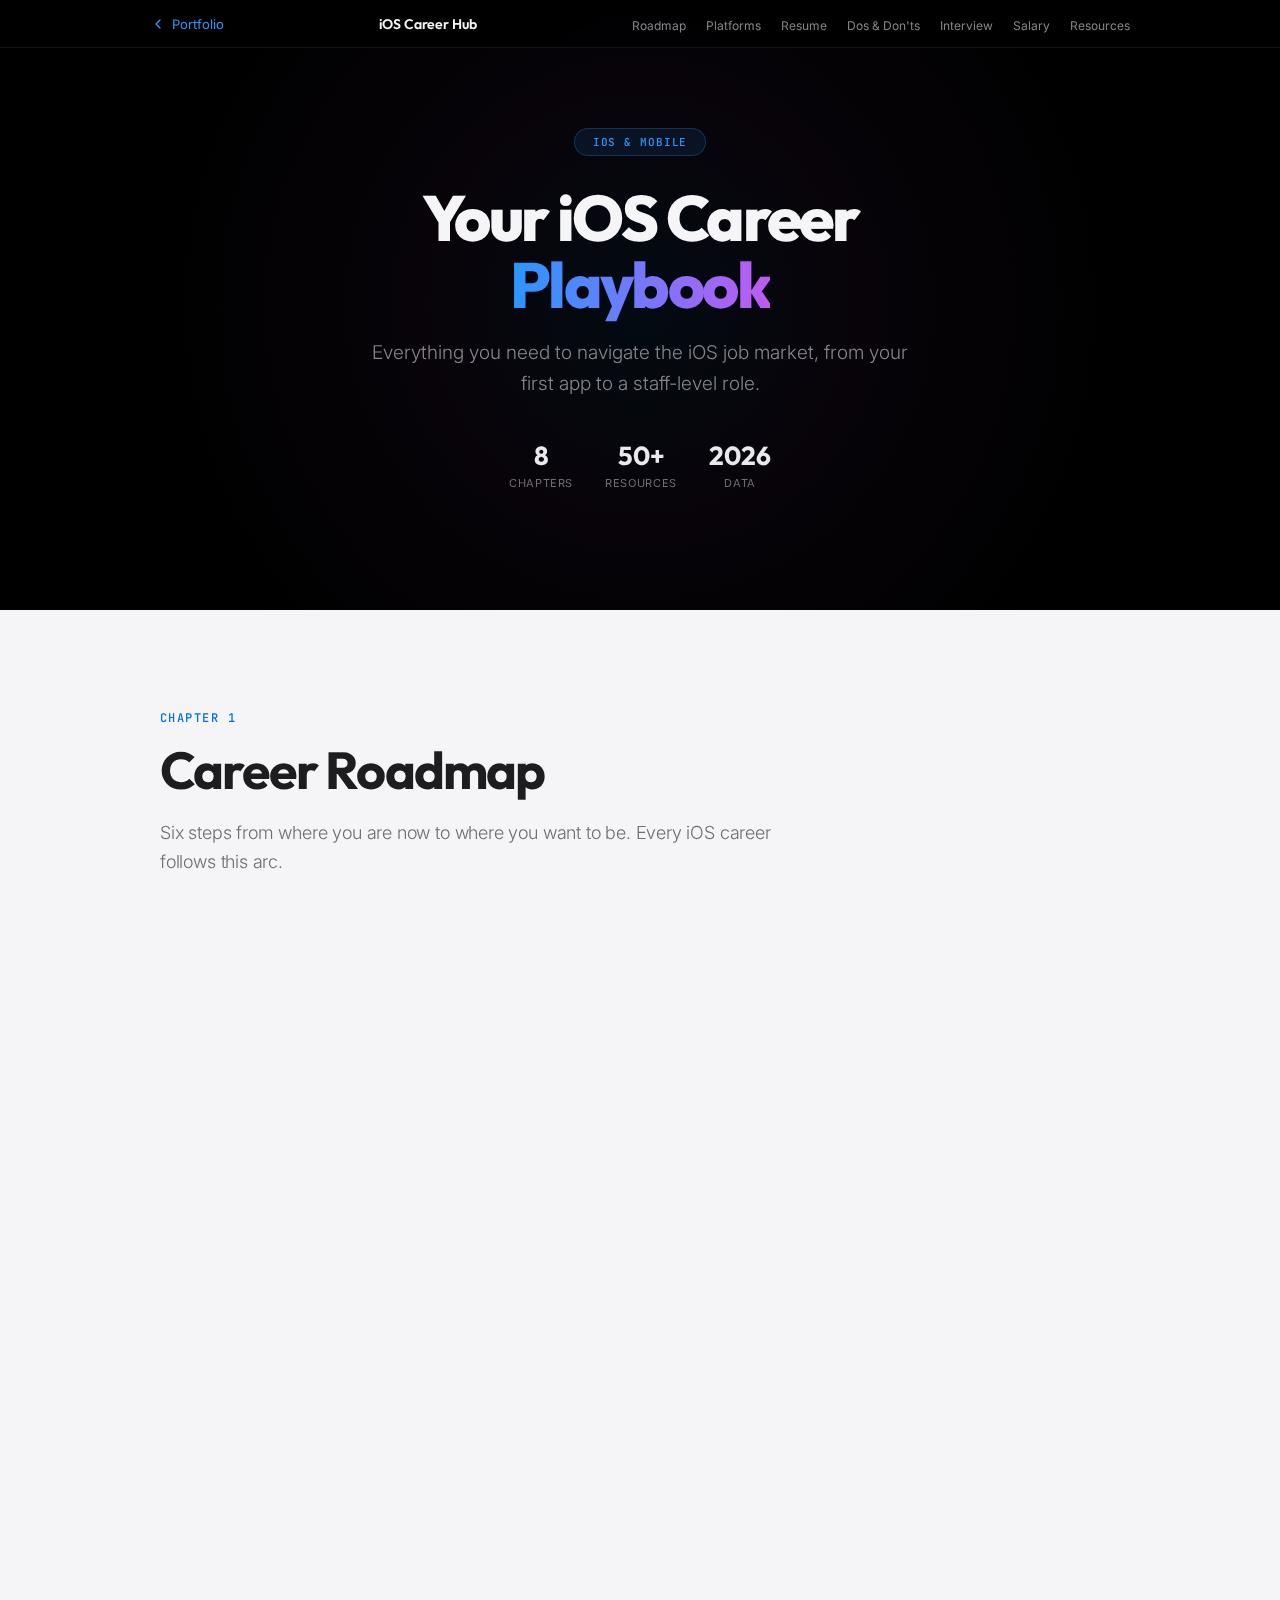
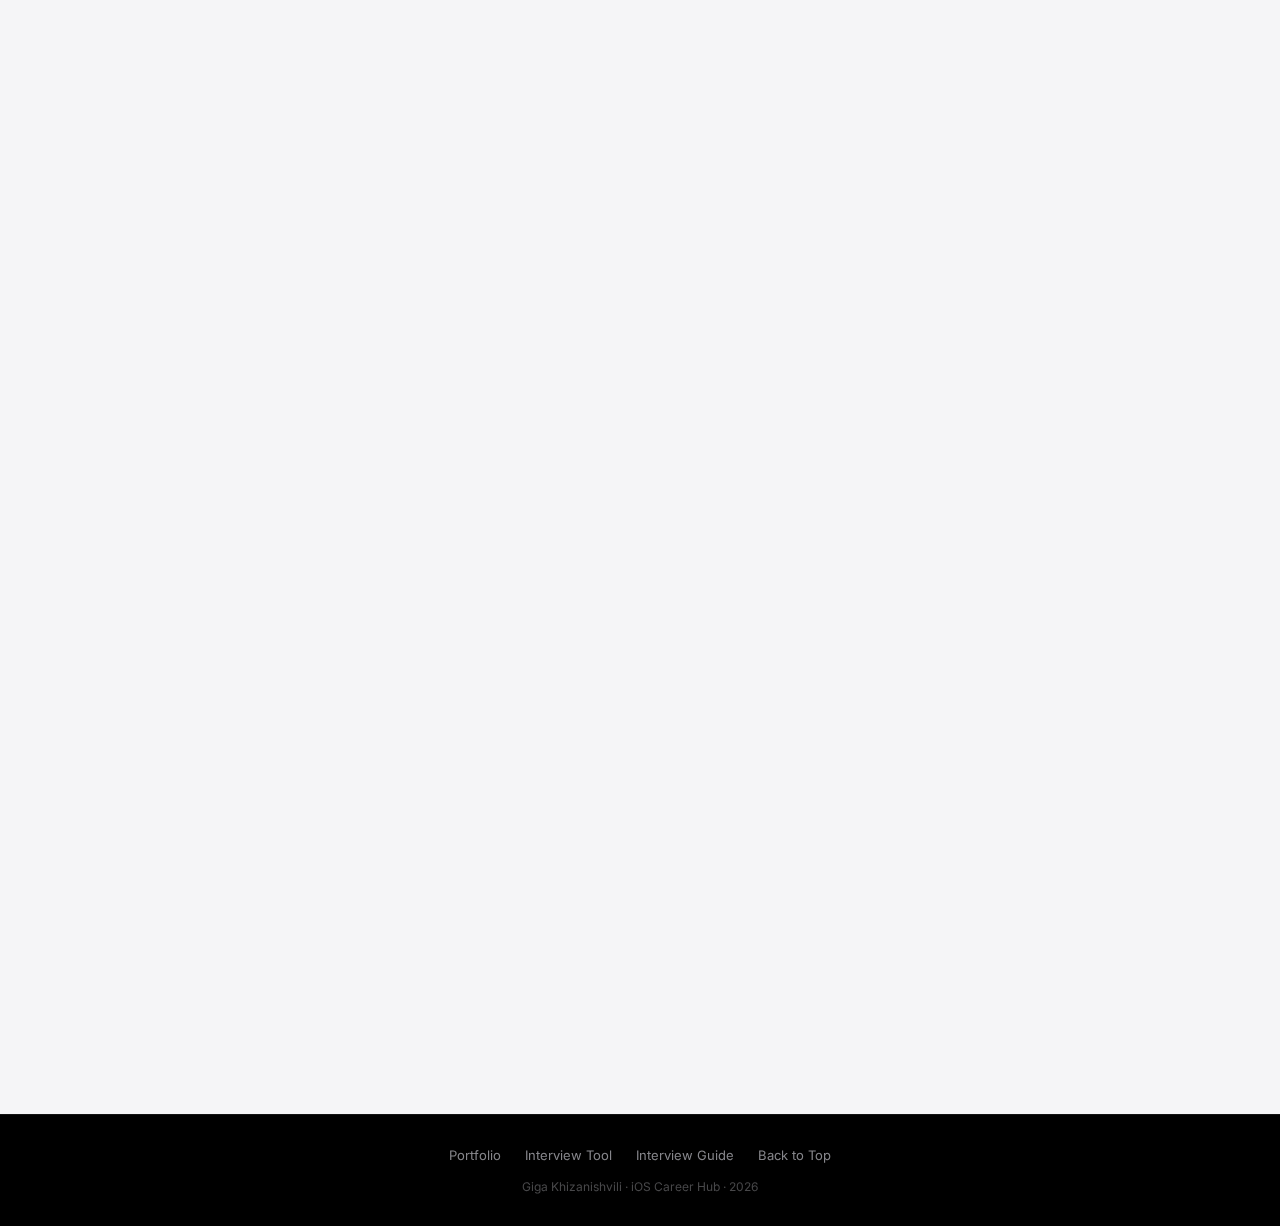
<file: jobs.html>
<!DOCTYPE html>
<html lang="en">
<head>
    <meta charset="UTF-8">
    <meta name="viewport" content="width=device-width, initial-scale=1.0">
    <title>iOS Career Hub — Giga Khizanishvili</title>
    <meta name="description" content="Comprehensive career guide for iOS developers — job platforms, salary data, resume tips, interview process, and curated resources.">
    <meta name="author" content="Giga Khizanishvili">
    <meta name="theme-color" content="#000000">

    <meta property="og:type" content="website">
    <meta property="og:title" content="iOS Career Hub — Giga Khizanishvili">
    <meta property="og:description" content="Your complete playbook for landing iOS developer roles — platforms, salary data, resume tips, and more.">
    <meta property="og:url" content="https://khizanag.github.io/jobs">

    <meta name="twitter:card" content="summary">
    <meta name="twitter:title" content="iOS Career Hub — Giga Khizanishvili">
    <meta name="twitter:description" content="Your complete playbook for landing iOS developer roles.">

    <link rel="preconnect" href="https://fonts.googleapis.com">
    <link rel="preconnect" href="https://fonts.gstatic.com" crossorigin>
    <link href="https://fonts.googleapis.com/css2?family=Outfit:wght@200;300;400;500;600;700;800&family=JetBrains+Mono:wght@300;400;500&family=Inter:wght@300;400;500&display=swap" rel="stylesheet">

    <style>
        /* ============================================
           DESIGN TOKENS
           ============================================ */
        :root {
            --color-white: #fbfbfd;
            --color-gray-50: #f5f5f7;
            --color-gray-100: #e8e8ed;
            --color-gray-200: #d2d2d7;
            --color-gray-300: #aeaeb2;
            --color-gray-400: #86868b;
            --color-gray-500: #6e6e73;
            --color-gray-600: #48484a;
            --color-gray-700: #424245;
            --color-gray-900: #1d1d1f;
            --color-black: #000000;
            --color-blue: #2997ff;
            --color-blue-hover: #3ba0ff;
            --color-blue-dark: #0071e3;
            --color-purple: #bf5af2;
            --color-green: #30d158;
            --color-orange: #ff9f0a;
            --color-pink: #ff375f;
            --color-teal: #5ac8fa;
            --color-red: #ff453a;

            --color-white-a4: rgba(255, 255, 255, 0.04);
            --color-white-a6: rgba(255, 255, 255, 0.06);
            --color-white-a8: rgba(255, 255, 255, 0.08);
            --color-white-a10: rgba(255, 255, 255, 0.10);
            --color-white-a12: rgba(255, 255, 255, 0.12);
            --color-white-a15: rgba(255, 255, 255, 0.15);
            --color-white-a20: rgba(255, 255, 255, 0.20);

            --color-blue-a6: rgba(41, 151, 255, 0.06);
            --color-blue-a10: rgba(41, 151, 255, 0.10);
            --color-blue-a15: rgba(41, 151, 255, 0.15);
            --color-blue-a20: rgba(41, 151, 255, 0.20);
            --color-blue-a25: rgba(41, 151, 255, 0.25);
            --color-blue-a30: rgba(41, 151, 255, 0.30);

            --color-green-a10: rgba(48, 209, 88, 0.10);
            --color-green-a15: rgba(48, 209, 88, 0.15);

            --color-red-a10: rgba(255, 69, 58, 0.10);
            --color-red-a15: rgba(255, 69, 58, 0.15);

            --color-purple-a10: rgba(191, 90, 242, 0.10);
            --color-purple-a15: rgba(191, 90, 242, 0.15);

            --color-orange-a10: rgba(255, 159, 10, 0.10);
            --color-orange-a15: rgba(255, 159, 10, 0.15);

            --color-teal-a10: rgba(90, 200, 250, 0.10);
            --color-teal-a15: rgba(90, 200, 250, 0.15);

            --color-pink-a10: rgba(255, 55, 95, 0.10);
            --color-pink-a15: rgba(255, 55, 95, 0.15);

            --font-display: 'Outfit', -apple-system, BlinkMacSystemFont, sans-serif;
            --font-body: 'Inter', -apple-system, BlinkMacSystemFont, sans-serif;
            --font-mono: 'JetBrains Mono', monospace;

            --ease-out-expo: cubic-bezier(0.16, 1, 0.3, 1);
            --ease-out-quart: cubic-bezier(0.25, 0.46, 0.45, 0.94);

            --nav-height: 48px;
            --container-max: 1024px;
            --section-padding: 100px 48px;
            --border-radius-pill: 980px;
            --border-radius-sm: 12px;
            --border-radius-card: 20px;
            --border-radius-card-lg: 24px;

            --shadow-card: 0 8px 32px rgba(0, 0, 0, 0.05);
            --shadow-card-lg: 0 12px 48px rgba(0, 0, 0, 0.06);

            --transition-card: 0.4s var(--ease-out-quart);

            --border-dark: 1px solid rgba(255, 255, 255, 0.08);
            --border-dark-hover: 1px solid rgba(255, 255, 255, 0.12);
        }

        /* ============================================
           RESET & BASE
           ============================================ */
        *,
        *::before,
        *::after {
            margin: 0;
            padding: 0;
            box-sizing: border-box;
        }

        html {
            scroll-behavior: smooth;
            -webkit-font-smoothing: antialiased;
            -moz-osx-font-smoothing: grayscale;
        }

        body {
            font-family: var(--font-body);
            background: var(--color-black);
            color: var(--color-gray-900);
            overflow-x: hidden;
        }

        ::selection {
            background: rgba(41, 151, 255, 0.3);
            color: inherit;
        }

        img, svg {
            display: block;
            max-width: 100%;
        }

        a {
            color: inherit;
            text-decoration: none;
        }

        :focus-visible {
            outline: 2px solid var(--color-blue);
            outline-offset: 2px;
        }

        @media (prefers-reduced-motion: reduce) {
            *, *::before, *::after {
                animation-duration: 0.01ms !important;
                animation-iteration-count: 1 !important;
                transition-duration: 0.01ms !important;
            }
            html { scroll-behavior: auto; }
            [data-anim] { opacity: 1; transform: none; }
        }

        /* ============================================
           LAYOUT
           ============================================ */
        .container {
            max-width: var(--container-max);
            margin: 0 auto;
        }

        /* ============================================
           SHARED SECTION TYPOGRAPHY
           ============================================ */
        .section-eyebrow {
            font-family: var(--font-mono);
            font-size: 12px;
            font-weight: 500;
            text-transform: uppercase;
            letter-spacing: 0.12em;
            margin-bottom: 16px;
        }

        .section-headline {
            font-family: var(--font-display);
            font-size: clamp(32px, 5vw, 52px);
            font-weight: 700;
            letter-spacing: -0.035em;
            line-height: 1.1;
            margin-bottom: 20px;
        }

        .section-desc {
            font-size: 18px;
            line-height: 1.6;
            max-width: 640px;
            font-weight: 300;
            letter-spacing: -0.01em;
        }

        /* Dark section text */
        .s-dark {
            background: var(--color-black);
            color: var(--color-gray-50);
        }

        .s-dark .section-eyebrow { color: var(--color-blue); }
        .s-dark .section-desc { color: var(--color-gray-400); }

        /* Light section text */
        .s-light {
            background: var(--color-gray-50);
            color: var(--color-gray-900);
        }

        .s-light .section-eyebrow { color: var(--color-blue-dark); }
        .s-light .section-desc { color: var(--color-gray-500); }

        /* ============================================
           SCROLL ANIMATIONS
           ============================================ */
        [data-anim="fade-up"] {
            opacity: 0;
            transform: translateY(28px);
            transition: opacity 0.7s var(--ease-out-expo), transform 0.7s var(--ease-out-expo);
        }

        [data-anim="fade-up"].is-visible {
            opacity: 1;
            transform: translateY(0);
        }

        /* ============================================
           NAVIGATION
           ============================================ */
        .nav {
            position: fixed;
            top: 0;
            left: 0;
            right: 0;
            z-index: 100;
            height: var(--nav-height);
            background: rgba(0, 0, 0, 0.8);
            -webkit-backdrop-filter: saturate(180%) blur(20px);
            backdrop-filter: saturate(180%) blur(20px);
            border-bottom: var(--border-dark);
        }

        .nav__inner {
            max-width: var(--container-max);
            margin: 0 auto;
            height: 100%;
            display: flex;
            align-items: center;
            justify-content: space-between;
            padding: 0 22px;
        }

        .nav__back {
            display: flex;
            align-items: center;
            gap: 6px;
            font-family: var(--font-body);
            font-size: 13px;
            color: var(--color-blue);
            text-decoration: none;
            transition: opacity 0.3s;
        }

        .nav__back:hover { opacity: 0.7; }

        .nav__back svg {
            width: 16px;
            height: 16px;
        }

        .nav__title {
            font-family: var(--font-display);
            font-weight: 600;
            font-size: 14px;
            color: var(--color-gray-50);
            letter-spacing: -0.01em;
        }

        .nav__links {
            display: flex;
            gap: 20px;
            list-style: none;
        }

        .nav__link {
            font-size: 12px;
            color: var(--color-gray-400);
            transition: color 0.3s;
        }

        .nav__link:hover { color: var(--color-gray-50); }

        .nav__toggle {
            display: none;
            background: none;
            border: none;
            cursor: pointer;
            width: 20px;
            height: 16px;
            position: relative;
        }

        .nav__toggle-bar {
            display: block;
            width: 100%;
            height: 1px;
            background: var(--color-gray-200);
            position: absolute;
            left: 0;
            transition: all 0.3s;
        }

        .nav__toggle-bar:nth-child(1) { top: 0; }
        .nav__toggle-bar:nth-child(2) { top: 7px; }
        .nav__toggle-bar:nth-child(3) { top: 14px; }

        /* ============================================
           READING PROGRESS BAR
           ============================================ */
        .j-progress {
            position: fixed;
            top: var(--nav-height);
            left: 0;
            height: 2px;
            width: 0%;
            background: linear-gradient(90deg, var(--color-blue), var(--color-purple));
            z-index: 100;
            transition: width 0.1s linear;
        }

        /* ============================================
           HERO
           ============================================ */
        .j-hero {
            padding: calc(var(--nav-height) + 80px) 24px 120px;
            text-align: center;
            background: var(--color-black);
            position: relative;
            overflow: hidden;
        }

        .j-hero::before {
            content: '';
            position: absolute;
            top: 50%;
            left: 50%;
            transform: translate(-50%, -50%);
            width: 1000px;
            height: 1000px;
            background: radial-gradient(
                ellipse at center,
                rgba(41, 151, 255, 0.07) 0%,
                rgba(191, 90, 242, 0.04) 30%,
                transparent 70%
            );
            pointer-events: none;
            animation: hero-glow 8s ease-in-out infinite alternate;
        }

        @keyframes hero-glow {
            0%   { transform: translate(-50%, -50%) scale(1);    opacity: 1; }
            100% { transform: translate(-50%, -50%) scale(1.15); opacity: 0.7; }
        }

        .j-hero__badge {
            display: inline-block;
            font-family: var(--font-mono);
            font-size: 11px;
            font-weight: 500;
            letter-spacing: 0.08em;
            text-transform: uppercase;
            color: var(--color-blue);
            background: var(--color-blue-a10);
            border: 1px solid var(--color-blue-a25);
            border-radius: var(--border-radius-pill);
            padding: 6px 18px;
            margin-bottom: 28px;
        }

        .j-hero__title {
            font-family: var(--font-display);
            font-size: clamp(40px, 7vw, 64px);
            font-weight: 800;
            letter-spacing: -0.04em;
            line-height: 1.05;
            color: var(--color-gray-50);
            margin-bottom: 20px;
            position: relative;
        }

        .j-hero__title-gradient {
            background: linear-gradient(90deg, var(--color-blue), var(--color-purple), var(--color-pink));
            -webkit-background-clip: text;
            -webkit-text-fill-color: transparent;
            background-clip: text;
            background-size: 200% 100%;
            animation: gradient-shift 6s ease infinite;
        }

        @keyframes gradient-shift {
            0%, 100% { background-position: 0% 50%; }
            50%      { background-position: 100% 50%; }
        }

        .j-hero__subtitle {
            font-size: clamp(16px, 2.2vw, 19px);
            color: var(--color-gray-400);
            font-weight: 300;
            max-width: 560px;
            margin: 0 auto 40px;
            line-height: 1.6;
        }

        .j-hero__stats {
            display: flex;
            justify-content: center;
            gap: 32px;
            position: relative;
        }

        .j-hero__stat {
            display: flex;
            flex-direction: column;
            align-items: center;
            gap: 4px;
        }

        .j-hero__stat-val {
            font-family: var(--font-display);
            font-size: 26px;
            font-weight: 700;
            color: var(--color-gray-100);
        }

        .j-hero__stat-label {
            font-size: 11px;
            color: var(--color-gray-500);
            text-transform: uppercase;
            letter-spacing: 0.06em;
        }

        .hero__scroll {
            position: absolute;
            bottom: 36px;
            left: 50%;
            transform: translateX(-50%);
            display: flex;
            flex-direction: column;
            align-items: center;
            gap: 8px;
            opacity: 0;
            animation: fade-up 1s var(--ease-out-expo) forwards 1.5s;
        }

        .hero__scroll-text {
            font-size: 11px;
            color: var(--color-gray-500);
            letter-spacing: 0.08em;
            text-transform: uppercase;
        }

        .hero__scroll-line {
            width: 1px;
            height: 32px;
            background: linear-gradient(to bottom, var(--color-gray-500), transparent);
            animation: scroll-pulse 2s ease-in-out infinite;
        }

        @keyframes scroll-pulse {
            0%, 100% { opacity: 0.5; transform: scaleY(1);   }
            50%      { opacity: 1;   transform: scaleY(1.2); }
        }

        /* ============================================
           SECTIONS — Shared Padding
           ============================================ */
        .j-section {
            padding: var(--section-padding);
        }

        .j-section .container {
            max-width: 960px;
        }

        /* ============================================
           ROADMAP — Vertical Timeline
           ============================================ */
        .j-timeline {
            position: relative;
            padding-left: 48px;
            margin-top: 48px;
        }

        .j-timeline::before {
            content: '';
            position: absolute;
            left: 15px;
            top: 0;
            bottom: 0;
            width: 2px;
            background: linear-gradient(to bottom, var(--color-blue), var(--color-purple));
            border-radius: 2px;
        }

        .j-timeline__step {
            position: relative;
            margin-bottom: 48px;
        }

        .j-timeline__step:last-child {
            margin-bottom: 0;
        }

        .j-timeline__dot {
            position: absolute;
            left: -48px;
            top: 4px;
            width: 32px;
            height: 32px;
            border-radius: 50%;
            background: var(--color-gray-50);
            border: 2px solid var(--color-blue);
            box-shadow: 0 0 0 6px var(--color-gray-50);
            z-index: 1;
            display: flex;
            align-items: center;
            justify-content: center;
            font-family: var(--font-mono);
            font-size: 12px;
            font-weight: 600;
            color: var(--color-blue);
        }

        .j-timeline__title {
            font-family: var(--font-display);
            font-size: 22px;
            font-weight: 600;
            letter-spacing: -0.02em;
            margin-bottom: 8px;
        }

        .j-timeline__desc {
            font-size: 15px;
            line-height: 1.6;
            color: var(--color-gray-500);
            margin-bottom: 12px;
        }

        .j-timeline__actions {
            display: flex;
            flex-wrap: wrap;
            gap: 8px;
        }

        .j-timeline__tag {
            font-family: var(--font-mono);
            font-size: 11px;
            padding: 4px 12px;
            border-radius: var(--border-radius-pill);
            background: var(--color-blue-a10);
            color: var(--color-blue-dark);
            letter-spacing: 0.02em;
        }

        /* ============================================
           PLATFORM FILTER TABS
           ============================================ */
        .j-filter {
            display: flex;
            flex-wrap: wrap;
            gap: 8px;
            margin-bottom: 36px;
        }

        .j-filter__btn {
            font-family: var(--font-mono);
            font-size: 12px;
            font-weight: 500;
            letter-spacing: 0.02em;
            padding: 8px 20px;
            border-radius: var(--border-radius-pill);
            border: 1px solid var(--color-white-a12);
            background: transparent;
            color: var(--color-gray-400);
            cursor: pointer;
            transition: all 0.3s;
        }

        .j-filter__btn:hover {
            border-color: var(--color-white-a20);
            color: var(--color-gray-200);
        }

        .j-filter__btn.is-active {
            background: var(--color-blue-a15);
            border-color: var(--color-blue);
            color: var(--color-blue);
        }

        /* ============================================
           PLATFORM CARDS
           ============================================ */
        .j-platforms {
            display: grid;
            grid-template-columns: repeat(2, 1fr);
            gap: 16px;
        }

        .j-platform {
            background: var(--color-white-a4);
            border: 1px solid var(--color-white-a8);
            border-radius: var(--border-radius-card);
            padding: 28px;
            transition: all var(--transition-card);
        }

        .j-platform:hover {
            transform: translateY(-4px);
            border-color: var(--color-white-a15);
            background: var(--color-white-a6);
        }

        .j-platform__head {
            display: flex;
            align-items: center;
            justify-content: space-between;
            margin-bottom: 12px;
        }

        .j-platform__name {
            font-family: var(--font-display);
            font-size: 18px;
            font-weight: 600;
            color: var(--color-gray-50);
        }

        .j-platform__badge {
            font-family: var(--font-mono);
            font-size: 10px;
            font-weight: 500;
            letter-spacing: 0.04em;
            text-transform: uppercase;
            padding: 4px 10px;
            border-radius: var(--border-radius-pill);
        }

        .j-platform__badge--low {
            color: var(--color-green);
            background: var(--color-green-a10);
        }

        .j-platform__badge--med {
            color: var(--color-orange);
            background: var(--color-orange-a10);
        }

        .j-platform__badge--high {
            color: var(--color-red);
            background: var(--color-red-a10);
        }

        .j-platform__desc {
            font-size: 14px;
            color: var(--color-gray-400);
            line-height: 1.5;
            margin-bottom: 14px;
        }

        .j-platform__link {
            display: inline-flex;
            align-items: center;
            gap: 4px;
            font-size: 13px;
            font-weight: 500;
            color: var(--color-blue);
            transition: opacity 0.3s;
        }

        .j-platform__link:hover { opacity: 0.7; }

        .j-platform__link svg {
            width: 14px;
            height: 14px;
        }

        /* ============================================
           RESUME & PORTFOLIO — Two-Column
           ============================================ */
        .j-two-col {
            display: grid;
            grid-template-columns: 1fr 1fr;
            gap: 24px;
            margin-top: 40px;
        }

        .j-col-card {
            background: var(--color-white);
            border-radius: var(--border-radius-card);
            padding: 36px;
            box-shadow: var(--shadow-card);
        }

        .j-col-card__icon {
            width: 40px;
            height: 40px;
            border-radius: var(--border-radius-sm);
            display: flex;
            align-items: center;
            justify-content: center;
            font-size: 20px;
            margin-bottom: 20px;
        }

        .j-col-card__title {
            font-family: var(--font-display);
            font-size: 22px;
            font-weight: 600;
            letter-spacing: -0.02em;
            margin-bottom: 20px;
            color: var(--color-gray-900);
        }

        .j-col-card__list {
            list-style: none;
        }

        .j-col-card__list li {
            position: relative;
            padding-left: 24px;
            font-size: 15px;
            line-height: 1.5;
            color: var(--color-gray-700);
            margin-bottom: 12px;
        }

        .j-col-card__list li::before {
            content: '';
            position: absolute;
            left: 0;
            top: 8px;
            width: 8px;
            height: 8px;
            border-radius: 50%;
            background: var(--color-blue);
        }

        .j-callout {
            margin-top: 32px;
            background: var(--color-blue-a6);
            border: 1px solid var(--color-blue-a25);
            border-radius: var(--border-radius-sm);
            padding: 24px;
        }

        .j-callout__title {
            font-family: var(--font-display);
            font-size: 16px;
            font-weight: 600;
            color: var(--color-blue-dark);
            margin-bottom: 12px;
        }

        .j-callout__text {
            font-size: 14px;
            line-height: 1.65;
            color: var(--color-gray-600);
        }

        .j-callout__text strong {
            color: var(--color-gray-900);
        }

        /* ============================================
           DOS & DON'TS
           ============================================ */
        .j-dodont {
            display: grid;
            grid-template-columns: 1fr 1fr;
            gap: 24px;
            margin-top: 40px;
        }

        .j-dodont__card {
            background: var(--color-white-a4);
            border-radius: var(--border-radius-card);
            padding: 36px;
            border: 1px solid var(--color-white-a8);
        }

        .j-dodont__card--do {
            border-top: 3px solid var(--color-green);
        }

        .j-dodont__card--dont {
            border-top: 3px solid var(--color-red);
        }

        .j-dodont__heading {
            font-family: var(--font-display);
            font-size: 22px;
            font-weight: 600;
            margin-bottom: 24px;
            display: flex;
            align-items: center;
            gap: 10px;
        }

        .j-dodont__heading-icon {
            width: 28px;
            height: 28px;
            border-radius: 50%;
            display: flex;
            align-items: center;
            justify-content: center;
            font-size: 14px;
        }

        .j-dodont__card--do .j-dodont__heading-icon {
            background: var(--color-green-a15);
            color: var(--color-green);
        }

        .j-dodont__card--dont .j-dodont__heading-icon {
            background: var(--color-red-a15);
            color: var(--color-red);
        }

        .j-dodont__heading-text--do { color: var(--color-green); }
        .j-dodont__heading-text--dont { color: var(--color-red); }

        .j-dodont__list {
            list-style: none;
        }

        .j-dodont__list li {
            position: relative;
            padding-left: 28px;
            font-size: 14px;
            line-height: 1.55;
            color: var(--color-gray-300);
            margin-bottom: 14px;
        }

        .j-dodont__list li:last-child {
            margin-bottom: 0;
        }

        .j-dodont__list li::before {
            position: absolute;
            left: 0;
            top: 1px;
            font-size: 14px;
        }

        .j-dodont__card--do .j-dodont__list li::before {
            content: '\2713';
            color: var(--color-green);
        }

        .j-dodont__card--dont .j-dodont__list li::before {
            content: '\2717';
            color: var(--color-red);
        }

        /* ============================================
           INTERVIEW FLOW
           ============================================ */
        .j-flow {
            display: grid;
            grid-template-columns: repeat(3, 1fr);
            gap: 20px;
            margin-top: 40px;
        }

        .j-flow__stage {
            background: var(--color-white);
            border-radius: var(--border-radius-card);
            padding: 28px;
            box-shadow: var(--shadow-card);
            text-align: center;
            position: relative;
        }

        .j-flow__stage::after {
            content: '\2192';
            position: absolute;
            right: -16px;
            top: 50%;
            transform: translateY(-50%);
            font-size: 18px;
            color: var(--color-gray-300);
        }

        .j-flow__stage:last-child::after {
            display: none;
        }

        .j-flow__icon {
            width: 48px;
            height: 48px;
            border-radius: 50%;
            background: var(--color-blue-a10);
            display: flex;
            align-items: center;
            justify-content: center;
            margin: 0 auto 16px;
            font-size: 20px;
        }

        .j-flow__stage-title {
            font-family: var(--font-display);
            font-size: 16px;
            font-weight: 600;
            margin-bottom: 8px;
            color: var(--color-gray-900);
        }

        .j-flow__stage-desc {
            font-size: 13px;
            color: var(--color-gray-500);
            line-height: 1.5;
            margin-bottom: 10px;
        }

        .j-flow__duration {
            font-family: var(--font-mono);
            font-size: 11px;
            color: var(--color-blue-dark);
            background: var(--color-blue-a6);
            padding: 3px 10px;
            border-radius: var(--border-radius-pill);
            display: inline-block;
        }

        .j-topics {
            margin-top: 40px;
            background: var(--color-blue-a6);
            border: 1px solid var(--color-blue-a25);
            border-radius: var(--border-radius-sm);
            padding: 28px;
        }

        .j-topics__title {
            font-family: var(--font-display);
            font-size: 18px;
            font-weight: 600;
            color: var(--color-blue-dark);
            margin-bottom: 16px;
        }

        .j-topics__grid {
            display: flex;
            flex-wrap: wrap;
            gap: 8px;
        }

        .j-topics__chip {
            font-family: var(--font-mono);
            font-size: 12px;
            padding: 6px 14px;
            border-radius: var(--border-radius-pill);
            background: var(--color-blue-a10);
            color: var(--color-blue-dark);
        }

        /* ============================================
           SALARY GUIDE
           ============================================ */
        .j-salary {
            margin-top: 40px;
            overflow-x: auto;
        }

        .j-salary__table {
            width: 100%;
            border-collapse: separate;
            border-spacing: 0;
            border-radius: var(--border-radius-card);
            overflow: hidden;
            background: var(--color-white-a4);
            border: 1px solid var(--color-white-a8);
        }

        .j-salary__table th,
        .j-salary__table td {
            padding: 16px 20px;
            text-align: left;
            font-size: 14px;
            border-bottom: 1px solid var(--color-white-a6);
        }

        .j-salary__table th {
            font-family: var(--font-mono);
            font-size: 11px;
            font-weight: 500;
            text-transform: uppercase;
            letter-spacing: 0.06em;
            color: var(--color-gray-400);
            background: var(--color-white-a4);
        }

        .j-salary__table td {
            color: var(--color-gray-200);
        }

        .j-salary__table tr:last-child td {
            border-bottom: none;
        }

        .j-salary__table .j-salary__level {
            font-family: var(--font-display);
            font-weight: 600;
            color: var(--color-gray-50);
        }

        .j-salary__note {
            margin-top: 16px;
            font-size: 12px;
            color: var(--color-gray-500);
            font-style: italic;
        }

        .j-negotiate {
            margin-top: 32px;
            background: var(--color-purple-a10);
            border: 1px solid var(--color-purple-a15);
            border-radius: var(--border-radius-sm);
            padding: 24px;
        }

        .j-negotiate__title {
            font-family: var(--font-display);
            font-size: 16px;
            font-weight: 600;
            color: var(--color-purple);
            margin-bottom: 12px;
        }

        .j-negotiate__list {
            list-style: none;
        }

        .j-negotiate__list li {
            position: relative;
            padding-left: 20px;
            font-size: 14px;
            color: var(--color-gray-300);
            line-height: 1.55;
            margin-bottom: 8px;
        }

        .j-negotiate__list li::before {
            content: '\2022';
            position: absolute;
            left: 0;
            color: var(--color-purple);
        }

        /* ============================================
           RESOURCES
           ============================================ */
        .j-resources {
            margin-top: 40px;
        }

        .j-res-category {
            margin-bottom: 36px;
        }

        .j-res-category:last-child {
            margin-bottom: 0;
        }

        .j-res-category__title {
            font-family: var(--font-display);
            font-size: 18px;
            font-weight: 600;
            margin-bottom: 16px;
            display: flex;
            align-items: center;
            gap: 8px;
        }

        .j-res-category__title-icon {
            font-size: 18px;
        }

        .j-res-grid {
            display: grid;
            grid-template-columns: repeat(3, 1fr);
            gap: 12px;
        }

        .j-res-card {
            display: flex;
            align-items: center;
            justify-content: space-between;
            padding: 16px 20px;
            background: var(--color-white);
            border-radius: var(--border-radius-sm);
            box-shadow: var(--shadow-card);
            transition: all var(--transition-card);
            text-decoration: none;
        }

        .j-res-card:hover {
            transform: translateY(-2px);
            box-shadow: var(--shadow-card-lg);
        }

        .j-res-card__info {
            display: flex;
            flex-direction: column;
            gap: 2px;
        }

        .j-res-card__name {
            font-family: var(--font-display);
            font-size: 14px;
            font-weight: 600;
            color: var(--color-gray-900);
        }

        .j-res-card__desc {
            font-size: 12px;
            color: var(--color-gray-500);
        }

        .j-res-card__ext {
            flex-shrink: 0;
            width: 16px;
            height: 16px;
            color: var(--color-gray-400);
        }

        /* ============================================
           BACK TO TOP
           ============================================ */
        .g-btt {
            position: fixed;
            bottom: 28px;
            right: 28px;
            width: 44px;
            height: 44px;
            border-radius: 50%;
            background: rgba(0, 0, 0, 0.55);
            border: 1px solid var(--color-white-a15);
            -webkit-backdrop-filter: blur(12px);
            backdrop-filter: blur(12px);
            color: var(--color-gray-200);
            display: flex;
            align-items: center;
            justify-content: center;
            cursor: pointer;
            opacity: 0;
            pointer-events: none;
            transform: translateY(12px);
            transition: all 0.3s;
            z-index: 50;
        }

        .g-btt.is-visible {
            opacity: 1;
            pointer-events: auto;
            transform: translateY(0);
        }

        .g-btt:hover {
            background: var(--color-blue-a30);
            border-color: var(--color-blue-a25);
            color: var(--color-blue);
        }

        /* ============================================
           FOOTER
           ============================================ */
        .j-footer {
            padding: 32px 48px;
            background: var(--color-black);
            border-top: var(--border-dark);
            text-align: center;
        }

        .j-footer__links {
            display: flex;
            justify-content: center;
            gap: 24px;
            margin-bottom: 16px;
        }

        .j-footer__link {
            font-size: 13px;
            color: var(--color-gray-400);
            transition: color 0.3s;
        }

        .j-footer__link:hover { color: var(--color-gray-50); }

        .j-footer__copy {
            font-size: 12px;
            color: var(--color-gray-600);
        }

        /* ============================================
           RESPONSIVE — Tablet
           ============================================ */
        @media (max-width: 900px) {
            .j-platforms          { grid-template-columns: 1fr 1fr; }
            .j-two-col            { grid-template-columns: 1fr 1fr; }
            .j-dodont             { grid-template-columns: 1fr 1fr; }
            .j-flow               { grid-template-columns: repeat(2, 1fr); }
            .j-flow__stage:nth-child(2)::after,
            .j-flow__stage:nth-child(4)::after { display: none; }
            .j-res-grid           { grid-template-columns: repeat(2, 1fr); }
        }

        /* ============================================
           RESPONSIVE — Mobile
           ============================================ */
        @media (max-width: 640px) {
            .j-section { padding: 64px 20px; }

            .nav__links { display: none; }
            .nav__toggle { display: block; }

            .nav__links.is-open {
                display: flex;
                flex-direction: column;
                position: absolute;
                top: var(--nav-height);
                left: 0;
                right: 0;
                background: rgba(0, 0, 0, 0.96);
                -webkit-backdrop-filter: blur(20px);
                backdrop-filter: blur(20px);
                padding: 24px;
                gap: 16px;
                border-bottom: var(--border-dark);
            }

            .nav__links.is-open .nav__link {
                font-size: 14px;
            }

            .j-hero {
                padding: calc(var(--nav-height) + 48px) 20px 48px;
            }

            .j-hero__stats {
                flex-wrap: wrap;
                gap: 20px;
            }

            .hero__scroll { display: none; }

            .j-timeline { padding-left: 40px; }
            .j-timeline__dot { left: -40px; width: 28px; height: 28px; font-size: 11px; box-shadow: 0 0 0 5px var(--color-gray-50); }

            .j-platforms          { grid-template-columns: 1fr; }
            .j-two-col            { grid-template-columns: 1fr; }
            .j-dodont             { grid-template-columns: 1fr; }
            .j-flow               { grid-template-columns: 1fr; }
            .j-flow__stage::after { display: none; }
            .j-res-grid           { grid-template-columns: 1fr; }

            .j-salary__table th,
            .j-salary__table td { padding: 12px 14px; font-size: 13px; }

            .j-footer { padding: 24px 20px; }
            .j-footer__links { flex-direction: column; gap: 12px; }

            .g-btt { bottom: 16px; right: 16px; width: 40px; height: 40px; }
        }

        /* ============================================
           PRINT
           ============================================ */
        @media print {
            .nav, .j-progress, .g-btt, .hero__scroll { display: none; }
            .j-hero { padding-top: 40px; }
            body { background: #fff; }
            .s-dark { background: #fff; color: #000; }
            .s-dark .section-desc { color: #333; }
            [data-anim] { opacity: 1; transform: none; }
        }
    </style>
</head>
<body>

<!-- Navigation -->
<header class="nav">
    <div class="nav__inner">
        <a href="index.html" class="nav__back">
            <svg viewBox="0 0 24 24" fill="none" stroke="currentColor" stroke-width="2" stroke-linecap="round" stroke-linejoin="round" aria-hidden="true"><polyline points="15 18 9 12 15 6"/></svg>
            Portfolio
        </a>
        <span class="nav__title">iOS Career Hub</span>
        <nav aria-label="Section navigation">
            <ul class="nav__links" id="navLinks">
                <li><a href="#roadmap" class="nav__link">Roadmap</a></li>
                <li><a href="#platforms" class="nav__link">Platforms</a></li>
                <li><a href="#resume" class="nav__link">Resume</a></li>
                <li><a href="#dos-donts" class="nav__link">Dos & Don'ts</a></li>
                <li><a href="#interview-flow" class="nav__link">Interview</a></li>
                <li><a href="#salary" class="nav__link">Salary</a></li>
                <li><a href="#resources" class="nav__link">Resources</a></li>
            </ul>
        </nav>
        <button class="nav__toggle" id="navToggle" aria-label="Toggle navigation" aria-expanded="false">
            <span class="nav__toggle-bar"></span>
            <span class="nav__toggle-bar"></span>
            <span class="nav__toggle-bar"></span>
        </button>
    </div>
</header>

<!-- Reading Progress Bar -->
<div class="j-progress" id="jProgress"></div>

<!-- ==========================================
     1. HERO
     ========================================== -->
<section class="j-hero" id="j-hero">
    <div class="container">
        <div class="j-hero__badge" data-anim="fade-up">iOS & Mobile</div>
        <h1 class="j-hero__title" data-anim="fade-up" data-delay="100">Your iOS Career<br><span class="j-hero__title-gradient">Playbook</span></h1>
        <p class="j-hero__subtitle" data-anim="fade-up" data-delay="200">Everything you need to navigate the iOS job market, from your first app to a staff-level role.</p>
        <div class="j-hero__stats" data-anim="fade-up" data-delay="300">
            <div class="j-hero__stat">
                <span class="j-hero__stat-val">8</span>
                <span class="j-hero__stat-label">Chapters</span>
            </div>
            <div class="j-hero__stat">
                <span class="j-hero__stat-val">50+</span>
                <span class="j-hero__stat-label">Resources</span>
            </div>
            <div class="j-hero__stat">
                <span class="j-hero__stat-val">2026</span>
                <span class="j-hero__stat-label">Data</span>
            </div>
        </div>
        <div class="hero__scroll" aria-hidden="true">
            <span class="hero__scroll-text">Scroll</span>
            <div class="hero__scroll-line"></div>
        </div>
    </div>
</section>

<!-- ==========================================
     2. ROADMAP
     ========================================== -->
<section class="j-section s-light" id="roadmap">
    <div class="container">
        <p class="section-eyebrow" data-anim="fade-up">Chapter 1</p>
        <h2 class="section-headline" data-anim="fade-up" data-delay="100">Career Roadmap</h2>
        <p class="section-desc" data-anim="fade-up" data-delay="150">Six steps from where you are now to where you want to be. Every iOS career follows this arc.</p>

        <div class="j-timeline" data-anim="fade-up" data-delay="200">
            <div class="j-timeline__step">
                <div class="j-timeline__dot">1</div>
                <h3 class="j-timeline__title">Self-Assessment</h3>
                <p class="j-timeline__desc">Audit your current skills honestly. Identify gaps in Swift, UIKit, SwiftUI, architecture patterns, and system design. Rate yourself against job descriptions at your target level.</p>
                <div class="j-timeline__actions">
                    <span class="j-timeline__tag">Skills audit</span>
                    <span class="j-timeline__tag">Gap analysis</span>
                    <span class="j-timeline__tag">Level targeting</span>
                </div>
            </div>

            <div class="j-timeline__step">
                <div class="j-timeline__dot">2</div>
                <h3 class="j-timeline__title">Skill Building</h3>
                <p class="j-timeline__desc">Close the gaps. Focus on areas with the highest ROI: SwiftUI if you're UIKit-only, concurrency if you haven't touched async/await, or system design if targeting senior+ roles.</p>
                <div class="j-timeline__actions">
                    <span class="j-timeline__tag">SwiftUI</span>
                    <span class="j-timeline__tag">Concurrency</span>
                    <span class="j-timeline__tag">Architecture</span>
                </div>
            </div>

            <div class="j-timeline__step">
                <div class="j-timeline__dot">3</div>
                <h3 class="j-timeline__title">Portfolio & Presence</h3>
                <p class="j-timeline__desc">Build your public proof. Ship a side project to the App Store, contribute to open-source Swift repos, write technical blog posts, and optimize your GitHub profile.</p>
                <div class="j-timeline__actions">
                    <span class="j-timeline__tag">App Store app</span>
                    <span class="j-timeline__tag">Open source</span>
                    <span class="j-timeline__tag">Tech writing</span>
                </div>
            </div>

            <div class="j-timeline__step">
                <div class="j-timeline__dot">4</div>
                <h3 class="j-timeline__title">Job Search</h3>
                <p class="j-timeline__desc">Apply strategically. Use iOS-specific job boards, tailor each application, leverage your network, and track every application in a spreadsheet.</p>
                <div class="j-timeline__actions">
                    <span class="j-timeline__tag">Targeted apps</span>
                    <span class="j-timeline__tag">Networking</span>
                    <span class="j-timeline__tag">Tracking</span>
                </div>
            </div>

            <div class="j-timeline__step">
                <div class="j-timeline__dot">5</div>
                <h3 class="j-timeline__title">Interview Preparation</h3>
                <p class="j-timeline__desc">Practice coding challenges in Swift, review iOS system design, and rehearse behavioral stories using the STAR method. Mock interviews are the single best prep tool.</p>
                <div class="j-timeline__actions">
                    <span class="j-timeline__tag">Mock interviews</span>
                    <span class="j-timeline__tag">STAR method</span>
                    <span class="j-timeline__tag">System design</span>
                </div>
            </div>

            <div class="j-timeline__step">
                <div class="j-timeline__dot">6</div>
                <h3 class="j-timeline__title">Negotiation & Growth</h3>
                <p class="j-timeline__desc">Negotiate with data, not emotions. Research market rates, present competing offers professionally, and plan your growth trajectory from day one at your new role.</p>
                <div class="j-timeline__actions">
                    <span class="j-timeline__tag">Salary research</span>
                    <span class="j-timeline__tag">Offer leverage</span>
                    <span class="j-timeline__tag">Growth plan</span>
                </div>
            </div>
        </div>
    </div>
</section>

<!-- ==========================================
     3. PLATFORMS & JOB BOARDS
     ========================================== -->
<section class="j-section s-dark" id="platforms">
    <div class="container">
        <p class="section-eyebrow" data-anim="fade-up">Chapter 2</p>
        <h2 class="section-headline" data-anim="fade-up" data-delay="100">Platforms & Job Boards</h2>
        <p class="section-desc" data-anim="fade-up" data-delay="150">Where to find iOS roles. Filtered by category so you can focus on what fits your search.</p>

        <div class="j-filter" data-anim="fade-up" data-delay="200">
            <button class="j-filter__btn is-active" data-filter="all">All</button>
            <button class="j-filter__btn" data-filter="boards">Job Boards</button>
            <button class="j-filter__btn" data-filter="ios">iOS-Specific</button>
            <button class="j-filter__btn" data-filter="freelance">Freelance</button>
            <button class="j-filter__btn" data-filter="remote">Remote</button>
        </div>

        <div class="j-platforms" data-anim="fade-up" data-delay="250">
            <!-- Job Boards -->
            <div class="j-platform" data-category="boards">
                <div class="j-platform__head">
                    <span class="j-platform__name">LinkedIn</span>
                    <span class="j-platform__badge j-platform__badge--high">High Competition</span>
                </div>
                <p class="j-platform__desc">The largest professional network. Most iOS jobs are posted here first. Use "iOS Developer" + "Swift" as search keywords and set alerts.</p>
                <a href="https://linkedin.com/jobs" target="_blank" rel="noopener noreferrer" class="j-platform__link">
                    Visit platform
                    <svg viewBox="0 0 24 24" fill="none" stroke="currentColor" stroke-width="2" stroke-linecap="round" stroke-linejoin="round"><path d="M18 13v6a2 2 0 0 1-2 2H5a2 2 0 0 1-2-2V8a2 2 0 0 1 2-2h6"/><polyline points="15 3 21 3 21 9"/><line x1="10" y1="14" x2="21" y2="3"/></svg>
                </a>
            </div>

            <div class="j-platform" data-category="boards">
                <div class="j-platform__head">
                    <span class="j-platform__name">Indeed</span>
                    <span class="j-platform__badge j-platform__badge--high">High Competition</span>
                </div>
                <p class="j-platform__desc">Massive job aggregator with strong filters. Good for finding local and on-site positions. Salary estimates are often included.</p>
                <a href="https://indeed.com" target="_blank" rel="noopener noreferrer" class="j-platform__link">
                    Visit platform
                    <svg viewBox="0 0 24 24" fill="none" stroke="currentColor" stroke-width="2" stroke-linecap="round" stroke-linejoin="round"><path d="M18 13v6a2 2 0 0 1-2 2H5a2 2 0 0 1-2-2V8a2 2 0 0 1 2-2h6"/><polyline points="15 3 21 3 21 9"/><line x1="10" y1="14" x2="21" y2="3"/></svg>
                </a>
            </div>

            <div class="j-platform" data-category="boards">
                <div class="j-platform__head">
                    <span class="j-platform__name">Glassdoor</span>
                    <span class="j-platform__badge j-platform__badge--med">Medium Competition</span>
                </div>
                <p class="j-platform__desc">Job listings combined with company reviews, salary data, and interview questions. Essential for research before applying.</p>
                <a href="https://glassdoor.com" target="_blank" rel="noopener noreferrer" class="j-platform__link">
                    Visit platform
                    <svg viewBox="0 0 24 24" fill="none" stroke="currentColor" stroke-width="2" stroke-linecap="round" stroke-linejoin="round"><path d="M18 13v6a2 2 0 0 1-2 2H5a2 2 0 0 1-2-2V8a2 2 0 0 1 2-2h6"/><polyline points="15 3 21 3 21 9"/><line x1="10" y1="14" x2="21" y2="3"/></svg>
                </a>
            </div>

            <!-- iOS-Specific -->
            <div class="j-platform" data-category="ios">
                <div class="j-platform__head">
                    <span class="j-platform__name">iOS Dev Jobs</span>
                    <span class="j-platform__badge j-platform__badge--low">Low Competition</span>
                </div>
                <p class="j-platform__desc">Curated job board exclusively for iOS positions. Every listing is verified as a genuine iOS role. Smaller pool but higher signal.</p>
                <a href="https://iosdevjobs.com" target="_blank" rel="noopener noreferrer" class="j-platform__link">
                    Visit platform
                    <svg viewBox="0 0 24 24" fill="none" stroke="currentColor" stroke-width="2" stroke-linecap="round" stroke-linejoin="round"><path d="M18 13v6a2 2 0 0 1-2 2H5a2 2 0 0 1-2-2V8a2 2 0 0 1 2-2h6"/><polyline points="15 3 21 3 21 9"/><line x1="10" y1="14" x2="21" y2="3"/></svg>
                </a>
            </div>

            <div class="j-platform" data-category="ios">
                <div class="j-platform__head">
                    <span class="j-platform__name">Swift Jobs</span>
                    <span class="j-platform__badge j-platform__badge--low">Low Competition</span>
                </div>
                <p class="j-platform__desc">Focused on Swift and Apple ecosystem roles. Great for finding companies that specifically value Swift expertise.</p>
                <a href="https://swiftjobs.com" target="_blank" rel="noopener noreferrer" class="j-platform__link">
                    Visit platform
                    <svg viewBox="0 0 24 24" fill="none" stroke="currentColor" stroke-width="2" stroke-linecap="round" stroke-linejoin="round"><path d="M18 13v6a2 2 0 0 1-2 2H5a2 2 0 0 1-2-2V8a2 2 0 0 1 2-2h6"/><polyline points="15 3 21 3 21 9"/><line x1="10" y1="14" x2="21" y2="3"/></svg>
                </a>
            </div>

            <div class="j-platform" data-category="ios">
                <div class="j-platform__head">
                    <span class="j-platform__name">We Love Swift</span>
                    <span class="j-platform__badge j-platform__badge--low">Low Competition</span>
                </div>
                <p class="j-platform__desc">Community-driven job board with a focus on Swift developers. Also features tutorials and community resources.</p>
                <a href="https://www.weloveswift.com" target="_blank" rel="noopener noreferrer" class="j-platform__link">
                    Visit platform
                    <svg viewBox="0 0 24 24" fill="none" stroke="currentColor" stroke-width="2" stroke-linecap="round" stroke-linejoin="round"><path d="M18 13v6a2 2 0 0 1-2 2H5a2 2 0 0 1-2-2V8a2 2 0 0 1 2-2h6"/><polyline points="15 3 21 3 21 9"/><line x1="10" y1="14" x2="21" y2="3"/></svg>
                </a>
            </div>

            <!-- Freelance -->
            <div class="j-platform" data-category="freelance">
                <div class="j-platform__head">
                    <span class="j-platform__name">Toptal</span>
                    <span class="j-platform__badge j-platform__badge--low">Low Competition</span>
                </div>
                <p class="j-platform__desc">Top 3% freelance network. Rigorous screening process but excellent rates and long-term contracts. Ideal for senior iOS devs.</p>
                <a href="https://www.toptal.com" target="_blank" rel="noopener noreferrer" class="j-platform__link">
                    Visit platform
                    <svg viewBox="0 0 24 24" fill="none" stroke="currentColor" stroke-width="2" stroke-linecap="round" stroke-linejoin="round"><path d="M18 13v6a2 2 0 0 1-2 2H5a2 2 0 0 1-2-2V8a2 2 0 0 1 2-2h6"/><polyline points="15 3 21 3 21 9"/><line x1="10" y1="14" x2="21" y2="3"/></svg>
                </a>
            </div>

            <div class="j-platform" data-category="freelance">
                <div class="j-platform__head">
                    <span class="j-platform__name">Upwork</span>
                    <span class="j-platform__badge j-platform__badge--high">High Competition</span>
                </div>
                <p class="j-platform__desc">Largest freelance marketplace. High volume of iOS projects but competitive pricing. Build a strong profile with reviews first.</p>
                <a href="https://www.upwork.com" target="_blank" rel="noopener noreferrer" class="j-platform__link">
                    Visit platform
                    <svg viewBox="0 0 24 24" fill="none" stroke="currentColor" stroke-width="2" stroke-linecap="round" stroke-linejoin="round"><path d="M18 13v6a2 2 0 0 1-2 2H5a2 2 0 0 1-2-2V8a2 2 0 0 1 2-2h6"/><polyline points="15 3 21 3 21 9"/><line x1="10" y1="14" x2="21" y2="3"/></svg>
                </a>
            </div>

            <!-- Remote -->
            <div class="j-platform" data-category="remote">
                <div class="j-platform__head">
                    <span class="j-platform__name">Arc.dev</span>
                    <span class="j-platform__badge j-platform__badge--med">Medium Competition</span>
                </div>
                <p class="j-platform__desc">Vetted remote developer marketplace. Companies come to you after you pass their technical screening. Strong iOS demand.</p>
                <a href="https://arc.dev" target="_blank" rel="noopener noreferrer" class="j-platform__link">
                    Visit platform
                    <svg viewBox="0 0 24 24" fill="none" stroke="currentColor" stroke-width="2" stroke-linecap="round" stroke-linejoin="round"><path d="M18 13v6a2 2 0 0 1-2 2H5a2 2 0 0 1-2-2V8a2 2 0 0 1 2-2h6"/><polyline points="15 3 21 3 21 9"/><line x1="10" y1="14" x2="21" y2="3"/></svg>
                </a>
            </div>

            <div class="j-platform" data-category="remote">
                <div class="j-platform__head">
                    <span class="j-platform__name">Remote OK</span>
                    <span class="j-platform__badge j-platform__badge--med">Medium Competition</span>
                </div>
                <p class="j-platform__desc">Aggregator of remote jobs across tech. Filter by "iOS" or "Swift" to find remote-first companies hiring mobile developers.</p>
                <a href="https://remoteok.com" target="_blank" rel="noopener noreferrer" class="j-platform__link">
                    Visit platform
                    <svg viewBox="0 0 24 24" fill="none" stroke="currentColor" stroke-width="2" stroke-linecap="round" stroke-linejoin="round"><path d="M18 13v6a2 2 0 0 1-2 2H5a2 2 0 0 1-2-2V8a2 2 0 0 1 2-2h6"/><polyline points="15 3 21 3 21 9"/><line x1="10" y1="14" x2="21" y2="3"/></svg>
                </a>
            </div>

            <div class="j-platform" data-category="remote">
                <div class="j-platform__head">
                    <span class="j-platform__name">Turing</span>
                    <span class="j-platform__badge j-platform__badge--med">Medium Competition</span>
                </div>
                <p class="j-platform__desc">AI-matched remote jobs with US companies. Handles payroll and compliance. Good for developers outside the US seeking dollar-rate compensation.</p>
                <a href="https://www.turing.com" target="_blank" rel="noopener noreferrer" class="j-platform__link">
                    Visit platform
                    <svg viewBox="0 0 24 24" fill="none" stroke="currentColor" stroke-width="2" stroke-linecap="round" stroke-linejoin="round"><path d="M18 13v6a2 2 0 0 1-2 2H5a2 2 0 0 1-2-2V8a2 2 0 0 1 2-2h6"/><polyline points="15 3 21 3 21 9"/><line x1="10" y1="14" x2="21" y2="3"/></svg>
                </a>
            </div>

            <div class="j-platform" data-category="remote">
                <div class="j-platform__head">
                    <span class="j-platform__name">Deel</span>
                    <span class="j-platform__badge j-platform__badge--low">Low Competition</span>
                </div>
                <p class="j-platform__desc">Global HR platform that also lists remote roles. Specializes in international hiring with built-in compliance and payroll.</p>
                <a href="https://www.deel.com" target="_blank" rel="noopener noreferrer" class="j-platform__link">
                    Visit platform
                    <svg viewBox="0 0 24 24" fill="none" stroke="currentColor" stroke-width="2" stroke-linecap="round" stroke-linejoin="round"><path d="M18 13v6a2 2 0 0 1-2 2H5a2 2 0 0 1-2-2V8a2 2 0 0 1 2-2h6"/><polyline points="15 3 21 3 21 9"/><line x1="10" y1="14" x2="21" y2="3"/></svg>
                </a>
            </div>
        </div>
    </div>
</section>

<!-- ==========================================
     4. RESUME & PORTFOLIO
     ========================================== -->
<section class="j-section s-light" id="resume">
    <div class="container">
        <p class="section-eyebrow" data-anim="fade-up">Chapter 3</p>
        <h2 class="section-headline" data-anim="fade-up" data-delay="100">Resume & Portfolio</h2>
        <p class="section-desc" data-anim="fade-up" data-delay="150">Your resume gets you the interview. Your portfolio proves you can do the work.</p>

        <div class="j-two-col" data-anim="fade-up" data-delay="200">
            <div class="j-col-card">
                <div class="j-col-card__icon" style="background: var(--color-blue-a10);">
                    <svg viewBox="0 0 24 24" fill="none" stroke="var(--color-blue)" stroke-width="2" stroke-linecap="round" stroke-linejoin="round" width="22" height="22"><path d="M14 2H6a2 2 0 0 0-2 2v16a2 2 0 0 0 2 2h12a2 2 0 0 0 2-2V8z"/><polyline points="14 2 14 8 20 8"/></svg>
                </div>
                <h3 class="j-col-card__title">Resume Must-Haves</h3>
                <ul class="j-col-card__list">
                    <li>Quantified achievements: "Reduced app launch time by 40%"</li>
                    <li>iOS-specific keywords: Swift, SwiftUI, UIKit, Core Data, Combine</li>
                    <li>Architecture experience: MVVM, Clean Architecture, Coordinator</li>
                    <li>Links to App Store apps and GitHub projects</li>
                    <li>CI/CD and testing: XCTest, Fastlane, Bitrise, GitHub Actions</li>
                    <li>Performance work: memory profiling, Instruments, optimization</li>
                    <li>Team impact: code reviews, mentoring, RFC proposals</li>
                </ul>
            </div>

            <div class="j-col-card">
                <div class="j-col-card__icon" style="background: var(--color-purple-a10);">
                    <svg viewBox="0 0 24 24" fill="none" stroke="var(--color-purple)" stroke-width="2" stroke-linecap="round" stroke-linejoin="round" width="22" height="22"><path d="M9 19c-5 1.5-5-2.5-7-3m14 6v-3.87a3.37 3.37 0 0 0-.94-2.61c3.14-.35 6.44-1.54 6.44-7A5.44 5.44 0 0 0 20 4.77 5.07 5.07 0 0 0 19.91 1S18.73.65 16 2.48a13.38 13.38 0 0 0-7 0C6.27.65 5.09 1 5.09 1A5.07 5.07 0 0 0 5 4.77a5.44 5.44 0 0 0-1.5 3.78c0 5.42 3.3 6.61 6.44 7A3.37 3.37 0 0 0 9 18.13V22"/></svg>
                </div>
                <h3 class="j-col-card__title">Portfolio Must-Haves</h3>
                <ul class="j-col-card__list">
                    <li>GitHub profile with pinned iOS projects and clear READMEs</li>
                    <li>At least one App Store app (even a simple utility)</li>
                    <li>Open-source contributions to popular Swift repos</li>
                    <li>Technical blog posts demonstrating deep iOS knowledge</li>
                    <li>Clean commit history showing professional workflow</li>
                    <li>Screenshots or demo videos of your best work</li>
                    <li>Side project using latest APIs (SwiftUI, Swift Concurrency)</li>
                </ul>
            </div>
        </div>

        <div class="j-callout" data-anim="fade-up" data-delay="250">
            <h4 class="j-callout__title">Ideal Resume Structure</h4>
            <p class="j-callout__text"><strong>Header</strong> (name, links, location) &rarr; <strong>Summary</strong> (2-3 lines, iOS-focused) &rarr; <strong>Experience</strong> (reverse chronological, bullet points with metrics) &rarr; <strong>Projects</strong> (App Store apps, open source) &rarr; <strong>Skills</strong> (Swift, frameworks, tools) &rarr; <strong>Education</strong> (degrees, certifications). Keep it to <strong>one page</strong> for junior/mid, <strong>two pages max</strong> for senior+.</p>
        </div>
    </div>
</section>

<!-- ==========================================
     5. DOS & DON'TS
     ========================================== -->
<section class="j-section s-dark" id="dos-donts">
    <div class="container">
        <p class="section-eyebrow" data-anim="fade-up">Chapter 4</p>
        <h2 class="section-headline" data-anim="fade-up" data-delay="100">Dos & Don'ts</h2>
        <p class="section-desc" data-anim="fade-up" data-delay="150">Common patterns that separate successful iOS job seekers from the rest.</p>

        <div class="j-dodont" data-anim="fade-up" data-delay="200">
            <div class="j-dodont__card j-dodont__card--do">
                <div class="j-dodont__heading">
                    <span class="j-dodont__heading-icon">&check;</span>
                    <span class="j-dodont__heading-text--do">Do</span>
                </div>
                <ul class="j-dodont__list">
                    <li>Tailor your resume for each role — highlight relevant iOS experience</li>
                    <li>Contribute to open-source Swift projects to build credibility</li>
                    <li>Build a portfolio app that showcases your best architectural patterns</li>
                    <li>Practice coding problems in Swift, not just Python or JavaScript</li>
                    <li>Network in iOS communities: iOS Dev Weekly, Swift forums, local meetups</li>
                    <li>Study the company's app before the interview — find bugs, suggest improvements</li>
                    <li>Negotiate every offer — even a 10% bump compounds over your career</li>
                    <li>Keep learning: WWDC sessions, Swift Evolution proposals, new APIs</li>
                    <li>Follow up after interviews with a thoughtful thank-you note</li>
                    <li>Maintain a "brag document" tracking your wins and impact metrics</li>
                </ul>
            </div>

            <div class="j-dodont__card j-dodont__card--dont">
                <div class="j-dodont__heading">
                    <span class="j-dodont__heading-icon">&times;</span>
                    <span class="j-dodont__heading-text--dont">Don't</span>
                </div>
                <ul class="j-dodont__list">
                    <li>Apply to 100 jobs with the same generic resume</li>
                    <li>List every technology you've ever touched — focus on iOS-relevant skills</li>
                    <li>Skip the cover letter when the company explicitly asks for one</li>
                    <li>Badmouth previous employers or teams in interviews</li>
                    <li>Ignore system design prep — it's the #1 filter for senior roles</li>
                    <li>Forget to ask questions — it signals low interest in the role</li>
                    <li>Accept the first offer without negotiating — you're leaving money on the table</li>
                    <li>Neglect soft skills — communication matters as much as code quality</li>
                    <li>Ghost recruiters or interviewers — the industry is smaller than you think</li>
                    <li>Stop learning after getting hired — complacency kills career momentum</li>
                </ul>
            </div>
        </div>
    </div>
</section>

<!-- ==========================================
     6. INTERVIEW PROCESS FLOW
     ========================================== -->
<section class="j-section s-light" id="interview-flow">
    <div class="container">
        <p class="section-eyebrow" data-anim="fade-up">Chapter 5</p>
        <h2 class="section-headline" data-anim="fade-up" data-delay="100">Interview Process</h2>
        <p class="section-desc" data-anim="fade-up" data-delay="150">The typical iOS interview pipeline from application to offer. Know what's coming at each stage.</p>

        <div class="j-flow" data-anim="fade-up" data-delay="200">
            <div class="j-flow__stage">
                <div class="j-flow__icon">&#x1F4CB;</div>
                <h3 class="j-flow__stage-title">Resume Screen</h3>
                <p class="j-flow__stage-desc">Recruiter reviews your resume and portfolio. iOS keywords and App Store links matter most.</p>
                <span class="j-flow__duration">1 &ndash; 3 days</span>
            </div>

            <div class="j-flow__stage">
                <div class="j-flow__icon">&#x1F4DE;</div>
                <h3 class="j-flow__stage-title">Phone Screen</h3>
                <p class="j-flow__stage-desc">30-minute call with recruiter or hiring manager. Culture fit, salary expectations, and basic technical questions.</p>
                <span class="j-flow__duration">30 min</span>
            </div>

            <div class="j-flow__stage">
                <div class="j-flow__icon">&#x1F4BB;</div>
                <h3 class="j-flow__stage-title">Technical Round</h3>
                <p class="j-flow__stage-desc">Live coding or take-home project in Swift. Algorithms, data structures, and iOS-specific problems.</p>
                <span class="j-flow__duration">60 &ndash; 90 min</span>
            </div>

            <div class="j-flow__stage">
                <div class="j-flow__icon">&#x1F3D7;&#xFE0F;</div>
                <h3 class="j-flow__stage-title">System Design</h3>
                <p class="j-flow__stage-desc">Design an iOS app architecture. Networking layer, caching, offline support, modularization.</p>
                <span class="j-flow__duration">45 &ndash; 60 min</span>
            </div>

            <div class="j-flow__stage">
                <div class="j-flow__icon">&#x1F91D;</div>
                <h3 class="j-flow__stage-title">Culture Fit</h3>
                <p class="j-flow__stage-desc">Behavioral questions using STAR method. Teamwork, conflict resolution, leadership examples.</p>
                <span class="j-flow__duration">30 &ndash; 45 min</span>
            </div>

            <div class="j-flow__stage">
                <div class="j-flow__icon">&#x1F3AF;</div>
                <h3 class="j-flow__stage-title">Offer</h3>
                <p class="j-flow__stage-desc">Verbal offer followed by written. Review total compensation: base, equity, bonus, benefits.</p>
                <span class="j-flow__duration">1 &ndash; 2 weeks</span>
            </div>
        </div>

        <div class="j-topics" data-anim="fade-up" data-delay="250">
            <h4 class="j-topics__title">Common iOS Interview Topics</h4>
            <div class="j-topics__grid">
                <span class="j-topics__chip">Swift Language</span>
                <span class="j-topics__chip">SwiftUI</span>
                <span class="j-topics__chip">UIKit</span>
                <span class="j-topics__chip">Combine</span>
                <span class="j-topics__chip">Async/Await</span>
                <span class="j-topics__chip">MVVM</span>
                <span class="j-topics__chip">Clean Architecture</span>
                <span class="j-topics__chip">Core Data</span>
                <span class="j-topics__chip">Networking</span>
                <span class="j-topics__chip">Memory Management</span>
                <span class="j-topics__chip">ARC & Retain Cycles</span>
                <span class="j-topics__chip">Dependency Injection</span>
                <span class="j-topics__chip">Testing (XCTest)</span>
                <span class="j-topics__chip">Performance</span>
                <span class="j-topics__chip">App Lifecycle</span>
                <span class="j-topics__chip">Modularization</span>
            </div>
        </div>
    </div>
</section>

<!-- ==========================================
     7. SALARY GUIDE
     ========================================== -->
<section class="j-section s-dark" id="salary">
    <div class="container">
        <p class="section-eyebrow" data-anim="fade-up">Chapter 6</p>
        <h2 class="section-headline" data-anim="fade-up" data-delay="100">Salary Guide</h2>
        <p class="section-desc" data-anim="fade-up" data-delay="150">Market rates for iOS developers by level and region. Use this data to benchmark and negotiate.</p>

        <div class="j-salary" data-anim="fade-up" data-delay="200">
            <table class="j-salary__table">
                <thead>
                    <tr>
                        <th>Level</th>
                        <th>US (USD)</th>
                        <th>EU (EUR)</th>
                        <th>Remote-Global (USD)</th>
                    </tr>
                </thead>
                <tbody>
                    <tr>
                        <td class="j-salary__level">Junior</td>
                        <td>$70K &ndash; $100K</td>
                        <td>&euro;35K &ndash; &euro;55K</td>
                        <td>$40K &ndash; $70K</td>
                    </tr>
                    <tr>
                        <td class="j-salary__level">Mid-Level</td>
                        <td>$100K &ndash; $150K</td>
                        <td>&euro;55K &ndash; &euro;80K</td>
                        <td>$60K &ndash; $110K</td>
                    </tr>
                    <tr>
                        <td class="j-salary__level">Senior</td>
                        <td>$150K &ndash; $200K</td>
                        <td>&euro;75K &ndash; &euro;120K</td>
                        <td>$90K &ndash; $160K</td>
                    </tr>
                    <tr>
                        <td class="j-salary__level">Staff</td>
                        <td>$190K &ndash; $280K</td>
                        <td>&euro;110K &ndash; &euro;170K</td>
                        <td>$130K &ndash; $220K</td>
                    </tr>
                    <tr>
                        <td class="j-salary__level">Principal</td>
                        <td>$250K &ndash; $400K+</td>
                        <td>&euro;150K &ndash; &euro;250K+</td>
                        <td>$180K &ndash; $300K+</td>
                    </tr>
                </tbody>
            </table>
            <p class="j-salary__note">Ranges represent base salary only (excluding equity, bonuses, and benefits). Based on 2026 data from Levels.fyi, Glassdoor, and Blind. Actual compensation varies by company, location, and negotiation.</p>
        </div>

        <div class="j-negotiate" data-anim="fade-up" data-delay="250">
            <h4 class="j-negotiate__title">Negotiation Tips</h4>
            <ul class="j-negotiate__list">
                <li>Always negotiate — companies expect it. The worst they can say is no, and most will meet you partway.</li>
                <li>Research your market value using Levels.fyi, Glassdoor, and Blind before naming a number.</li>
                <li>Negotiate total compensation, not just base salary — equity, sign-on bonus, remote stipend, and PTO all have value.</li>
                <li>If you have competing offers, mention them professionally. "I'm currently evaluating another offer at $X" is a powerful signal.</li>
            </ul>
        </div>
    </div>
</section>

<!-- ==========================================
     8. RESOURCES
     ========================================== -->
<section class="j-section s-light" id="resources">
    <div class="container">
        <p class="section-eyebrow" data-anim="fade-up">Chapter 7</p>
        <h2 class="section-headline" data-anim="fade-up" data-delay="100">Resources</h2>
        <p class="section-desc" data-anim="fade-up" data-delay="150">Curated tools, books, courses, and communities to accelerate your iOS career.</p>

        <div class="j-resources" data-anim="fade-up" data-delay="200">
            <!-- Books -->
            <div class="j-res-category">
                <h3 class="j-res-category__title">
                    <span class="j-res-category__title-icon">&#x1F4DA;</span>
                    Books
                </h3>
                <div class="j-res-grid">
                    <a href="https://www.hackingwithswift.com" target="_blank" rel="noopener noreferrer" class="j-res-card">
                        <div class="j-res-card__info">
                            <span class="j-res-card__name">Hacking with Swift</span>
                            <span class="j-res-card__desc">Free, project-based Swift & iOS tutorials</span>
                        </div>
                        <svg class="j-res-card__ext" viewBox="0 0 24 24" fill="none" stroke="currentColor" stroke-width="2" stroke-linecap="round" stroke-linejoin="round"><path d="M18 13v6a2 2 0 0 1-2 2H5a2 2 0 0 1-2-2V8a2 2 0 0 1 2-2h6"/><polyline points="15 3 21 3 21 9"/><line x1="10" y1="14" x2="21" y2="3"/></svg>
                    </a>
                    <a href="https://www.objc.io/books/advanced-swift/" target="_blank" rel="noopener noreferrer" class="j-res-card">
                        <div class="j-res-card__info">
                            <span class="j-res-card__name">Advanced Swift</span>
                            <span class="j-res-card__desc">Deep dive into Swift by objc.io</span>
                        </div>
                        <svg class="j-res-card__ext" viewBox="0 0 24 24" fill="none" stroke="currentColor" stroke-width="2" stroke-linecap="round" stroke-linejoin="round"><path d="M18 13v6a2 2 0 0 1-2 2H5a2 2 0 0 1-2-2V8a2 2 0 0 1 2-2h6"/><polyline points="15 3 21 3 21 9"/><line x1="10" y1="14" x2="21" y2="3"/></svg>
                    </a>
                    <a href="https://www.pointfree.co" target="_blank" rel="noopener noreferrer" class="j-res-card">
                        <div class="j-res-card__info">
                            <span class="j-res-card__name">Point-Free</span>
                            <span class="j-res-card__desc">Functional Swift & composable architecture</span>
                        </div>
                        <svg class="j-res-card__ext" viewBox="0 0 24 24" fill="none" stroke="currentColor" stroke-width="2" stroke-linecap="round" stroke-linejoin="round"><path d="M18 13v6a2 2 0 0 1-2 2H5a2 2 0 0 1-2-2V8a2 2 0 0 1 2-2h6"/><polyline points="15 3 21 3 21 9"/><line x1="10" y1="14" x2="21" y2="3"/></svg>
                    </a>
                </div>
            </div>

            <!-- Courses -->
            <div class="j-res-category">
                <h3 class="j-res-category__title">
                    <span class="j-res-category__title-icon">&#x1F393;</span>
                    Courses
                </h3>
                <div class="j-res-grid">
                    <a href="https://cs193p.sites.stanford.edu" target="_blank" rel="noopener noreferrer" class="j-res-card">
                        <div class="j-res-card__info">
                            <span class="j-res-card__name">Stanford CS193p</span>
                            <span class="j-res-card__desc">Free Stanford SwiftUI course</span>
                        </div>
                        <svg class="j-res-card__ext" viewBox="0 0 24 24" fill="none" stroke="currentColor" stroke-width="2" stroke-linecap="round" stroke-linejoin="round"><path d="M18 13v6a2 2 0 0 1-2 2H5a2 2 0 0 1-2-2V8a2 2 0 0 1 2-2h6"/><polyline points="15 3 21 3 21 9"/><line x1="10" y1="14" x2="21" y2="3"/></svg>
                    </a>
                    <a href="https://www.raywenderlich.com" target="_blank" rel="noopener noreferrer" class="j-res-card">
                        <div class="j-res-card__info">
                            <span class="j-res-card__name">Kodeco (Ray Wenderlich)</span>
                            <span class="j-res-card__desc">Structured iOS learning paths</span>
                        </div>
                        <svg class="j-res-card__ext" viewBox="0 0 24 24" fill="none" stroke="currentColor" stroke-width="2" stroke-linecap="round" stroke-linejoin="round"><path d="M18 13v6a2 2 0 0 1-2 2H5a2 2 0 0 1-2-2V8a2 2 0 0 1 2-2h6"/><polyline points="15 3 21 3 21 9"/><line x1="10" y1="14" x2="21" y2="3"/></svg>
                    </a>
                    <a href="https://developer.apple.com/wwdc/" target="_blank" rel="noopener noreferrer" class="j-res-card">
                        <div class="j-res-card__info">
                            <span class="j-res-card__name">WWDC Sessions</span>
                            <span class="j-res-card__desc">Official Apple developer videos</span>
                        </div>
                        <svg class="j-res-card__ext" viewBox="0 0 24 24" fill="none" stroke="currentColor" stroke-width="2" stroke-linecap="round" stroke-linejoin="round"><path d="M18 13v6a2 2 0 0 1-2 2H5a2 2 0 0 1-2-2V8a2 2 0 0 1 2-2h6"/><polyline points="15 3 21 3 21 9"/><line x1="10" y1="14" x2="21" y2="3"/></svg>
                    </a>
                </div>
            </div>

            <!-- Communities -->
            <div class="j-res-category">
                <h3 class="j-res-category__title">
                    <span class="j-res-category__title-icon">&#x1F465;</span>
                    Communities
                </h3>
                <div class="j-res-grid">
                    <a href="https://forums.swift.org" target="_blank" rel="noopener noreferrer" class="j-res-card">
                        <div class="j-res-card__info">
                            <span class="j-res-card__name">Swift Forums</span>
                            <span class="j-res-card__desc">Official Swift community discussions</span>
                        </div>
                        <svg class="j-res-card__ext" viewBox="0 0 24 24" fill="none" stroke="currentColor" stroke-width="2" stroke-linecap="round" stroke-linejoin="round"><path d="M18 13v6a2 2 0 0 1-2 2H5a2 2 0 0 1-2-2V8a2 2 0 0 1 2-2h6"/><polyline points="15 3 21 3 21 9"/><line x1="10" y1="14" x2="21" y2="3"/></svg>
                    </a>
                    <a href="https://www.reddit.com/r/iOSProgramming/" target="_blank" rel="noopener noreferrer" class="j-res-card">
                        <div class="j-res-card__info">
                            <span class="j-res-card__name">r/iOSProgramming</span>
                            <span class="j-res-card__desc">Reddit community for iOS devs</span>
                        </div>
                        <svg class="j-res-card__ext" viewBox="0 0 24 24" fill="none" stroke="currentColor" stroke-width="2" stroke-linecap="round" stroke-linejoin="round"><path d="M18 13v6a2 2 0 0 1-2 2H5a2 2 0 0 1-2-2V8a2 2 0 0 1 2-2h6"/><polyline points="15 3 21 3 21 9"/><line x1="10" y1="14" x2="21" y2="3"/></svg>
                    </a>
                    <a href="https://iosdev.space" target="_blank" rel="noopener noreferrer" class="j-res-card">
                        <div class="j-res-card__info">
                            <span class="j-res-card__name">iOS Dev Mastodon</span>
                            <span class="j-res-card__desc">Mastodon instance for Apple developers</span>
                        </div>
                        <svg class="j-res-card__ext" viewBox="0 0 24 24" fill="none" stroke="currentColor" stroke-width="2" stroke-linecap="round" stroke-linejoin="round"><path d="M18 13v6a2 2 0 0 1-2 2H5a2 2 0 0 1-2-2V8a2 2 0 0 1 2-2h6"/><polyline points="15 3 21 3 21 9"/><line x1="10" y1="14" x2="21" y2="3"/></svg>
                    </a>
                </div>
            </div>

            <!-- Newsletters -->
            <div class="j-res-category">
                <h3 class="j-res-category__title">
                    <span class="j-res-category__title-icon">&#x1F4E8;</span>
                    Newsletters
                </h3>
                <div class="j-res-grid">
                    <a href="https://iosdevweekly.com" target="_blank" rel="noopener noreferrer" class="j-res-card">
                        <div class="j-res-card__info">
                            <span class="j-res-card__name">iOS Dev Weekly</span>
                            <span class="j-res-card__desc">Curated iOS articles every Friday</span>
                        </div>
                        <svg class="j-res-card__ext" viewBox="0 0 24 24" fill="none" stroke="currentColor" stroke-width="2" stroke-linecap="round" stroke-linejoin="round"><path d="M18 13v6a2 2 0 0 1-2 2H5a2 2 0 0 1-2-2V8a2 2 0 0 1 2-2h6"/><polyline points="15 3 21 3 21 9"/><line x1="10" y1="14" x2="21" y2="3"/></svg>
                    </a>
                    <a href="https://www.swiftweekly.com" target="_blank" rel="noopener noreferrer" class="j-res-card">
                        <div class="j-res-card__info">
                            <span class="j-res-card__name">Swift Weekly Brief</span>
                            <span class="j-res-card__desc">Swift.org updates and proposals</span>
                        </div>
                        <svg class="j-res-card__ext" viewBox="0 0 24 24" fill="none" stroke="currentColor" stroke-width="2" stroke-linecap="round" stroke-linejoin="round"><path d="M18 13v6a2 2 0 0 1-2 2H5a2 2 0 0 1-2-2V8a2 2 0 0 1 2-2h6"/><polyline points="15 3 21 3 21 9"/><line x1="10" y1="14" x2="21" y2="3"/></svg>
                    </a>
                    <a href="https://www.donnywals.com/newsletter/" target="_blank" rel="noopener noreferrer" class="j-res-card">
                        <div class="j-res-card__info">
                            <span class="j-res-card__name">Donny Wals</span>
                            <span class="j-res-card__desc">Practical Swift & iOS tips</span>
                        </div>
                        <svg class="j-res-card__ext" viewBox="0 0 24 24" fill="none" stroke="currentColor" stroke-width="2" stroke-linecap="round" stroke-linejoin="round"><path d="M18 13v6a2 2 0 0 1-2 2H5a2 2 0 0 1-2-2V8a2 2 0 0 1 2-2h6"/><polyline points="15 3 21 3 21 9"/><line x1="10" y1="14" x2="21" y2="3"/></svg>
                    </a>
                </div>
            </div>

            <!-- Podcasts -->
            <div class="j-res-category">
                <h3 class="j-res-category__title">
                    <span class="j-res-category__title-icon">&#x1F3A7;</span>
                    Podcasts
                </h3>
                <div class="j-res-grid">
                    <a href="https://www.swiftbysundell.com/podcast/" target="_blank" rel="noopener noreferrer" class="j-res-card">
                        <div class="j-res-card__info">
                            <span class="j-res-card__name">Swift by Sundell</span>
                            <span class="j-res-card__desc">In-depth Swift conversations</span>
                        </div>
                        <svg class="j-res-card__ext" viewBox="0 0 24 24" fill="none" stroke="currentColor" stroke-width="2" stroke-linecap="round" stroke-linejoin="round"><path d="M18 13v6a2 2 0 0 1-2 2H5a2 2 0 0 1-2-2V8a2 2 0 0 1 2-2h6"/><polyline points="15 3 21 3 21 9"/><line x1="10" y1="14" x2="21" y2="3"/></svg>
                    </a>
                    <a href="https://www.relay.fm/radar" target="_blank" rel="noopener noreferrer" class="j-res-card">
                        <div class="j-res-card__info">
                            <span class="j-res-card__name">Under the Radar</span>
                            <span class="j-res-card__desc">Indie iOS development insights</span>
                        </div>
                        <svg class="j-res-card__ext" viewBox="0 0 24 24" fill="none" stroke="currentColor" stroke-width="2" stroke-linecap="round" stroke-linejoin="round"><path d="M18 13v6a2 2 0 0 1-2 2H5a2 2 0 0 1-2-2V8a2 2 0 0 1 2-2h6"/><polyline points="15 3 21 3 21 9"/><line x1="10" y1="14" x2="21" y2="3"/></svg>
                    </a>
                    <a href="https://iosdevdiscussions.com" target="_blank" rel="noopener noreferrer" class="j-res-card">
                        <div class="j-res-card__info">
                            <span class="j-res-card__name">iOS Dev Discussions</span>
                            <span class="j-res-card__desc">Career and tech discussions for iOS devs</span>
                        </div>
                        <svg class="j-res-card__ext" viewBox="0 0 24 24" fill="none" stroke="currentColor" stroke-width="2" stroke-linecap="round" stroke-linejoin="round"><path d="M18 13v6a2 2 0 0 1-2 2H5a2 2 0 0 1-2-2V8a2 2 0 0 1 2-2h6"/><polyline points="15 3 21 3 21 9"/><line x1="10" y1="14" x2="21" y2="3"/></svg>
                    </a>
                </div>
            </div>

            <!-- Tools -->
            <div class="j-res-category">
                <h3 class="j-res-category__title">
                    <span class="j-res-category__title-icon">&#x1F6E0;&#xFE0F;</span>
                    Tools
                </h3>
                <div class="j-res-grid">
                    <a href="https://www.levels.fyi" target="_blank" rel="noopener noreferrer" class="j-res-card">
                        <div class="j-res-card__info">
                            <span class="j-res-card__name">Levels.fyi</span>
                            <span class="j-res-card__desc">Verified salary and level data</span>
                        </div>
                        <svg class="j-res-card__ext" viewBox="0 0 24 24" fill="none" stroke="currentColor" stroke-width="2" stroke-linecap="round" stroke-linejoin="round"><path d="M18 13v6a2 2 0 0 1-2 2H5a2 2 0 0 1-2-2V8a2 2 0 0 1 2-2h6"/><polyline points="15 3 21 3 21 9"/><line x1="10" y1="14" x2="21" y2="3"/></svg>
                    </a>
                    <a href="https://leetcode.com" target="_blank" rel="noopener noreferrer" class="j-res-card">
                        <div class="j-res-card__info">
                            <span class="j-res-card__name">LeetCode</span>
                            <span class="j-res-card__desc">Algorithm practice (supports Swift)</span>
                        </div>
                        <svg class="j-res-card__ext" viewBox="0 0 24 24" fill="none" stroke="currentColor" stroke-width="2" stroke-linecap="round" stroke-linejoin="round"><path d="M18 13v6a2 2 0 0 1-2 2H5a2 2 0 0 1-2-2V8a2 2 0 0 1 2-2h6"/><polyline points="15 3 21 3 21 9"/><line x1="10" y1="14" x2="21" y2="3"/></svg>
                    </a>
                    <a href="https://www.teamblind.com" target="_blank" rel="noopener noreferrer" class="j-res-card">
                        <div class="j-res-card__info">
                            <span class="j-res-card__name">Blind</span>
                            <span class="j-res-card__desc">Anonymous salary & company insights</span>
                        </div>
                        <svg class="j-res-card__ext" viewBox="0 0 24 24" fill="none" stroke="currentColor" stroke-width="2" stroke-linecap="round" stroke-linejoin="round"><path d="M18 13v6a2 2 0 0 1-2 2H5a2 2 0 0 1-2-2V8a2 2 0 0 1 2-2h6"/><polyline points="15 3 21 3 21 9"/><line x1="10" y1="14" x2="21" y2="3"/></svg>
                    </a>
                </div>
            </div>
        </div>
    </div>
</section>

<!-- Footer -->
<footer class="j-footer">
    <div class="j-footer__links">
        <a href="index.html" class="j-footer__link">Portfolio</a>
        <a href="interview.html" class="j-footer__link">Interview Tool</a>
        <a href="guide.html" class="j-footer__link">Interview Guide</a>
        <a href="#" class="j-footer__link" id="footerTop">Back to Top</a>
    </div>
    <p class="j-footer__copy">Giga Khizanishvili &middot; iOS Career Hub &middot; 2026</p>
</footer>

<!-- Back to Top Button -->
<button class="g-btt" id="gBtt" aria-label="Back to top">
    <svg viewBox="0 0 24 24" fill="none" stroke="currentColor" stroke-width="2" stroke-linecap="round" stroke-linejoin="round" width="18" height="18"><polyline points="18 15 12 9 6 15"/></svg>
</button>

<script src="js/jobs.js"></script>
</body>
</html>
</file>
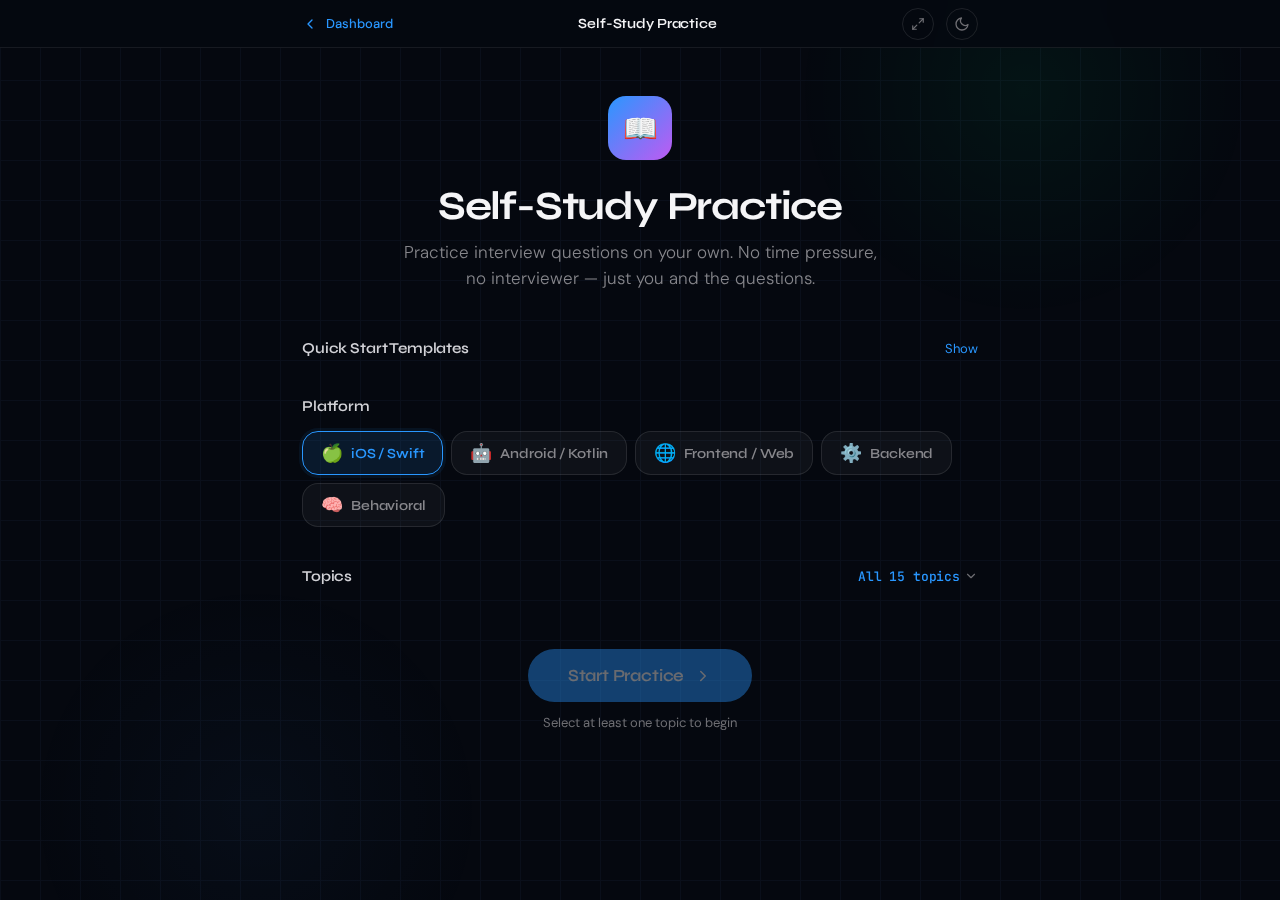
<file: practice.html>
<!DOCTYPE html>
<html lang="en">
<head>
    <meta charset="UTF-8">
    <meta name="viewport" content="width=device-width, initial-scale=1.0">
    <title>Self-Study Practice — Giga Khizanishvili</title>
    <meta name="description" content="Practice iOS, Android, Frontend, Backend, and Behavioral interview questions on your own.">
    <meta name="author" content="Giga Khizanishvili">
    <meta name="theme-color" content="#000000">
    <link rel="preconnect" href="https://fonts.googleapis.com">
    <link rel="preconnect" href="https://fonts.gstatic.com" crossorigin>
    <link href="https://fonts.googleapis.com/css2?family=Outfit:wght@200;300;400;500;600;700;800&family=JetBrains+Mono:wght@300;400;500&family=Inter:wght@300;400;500&family=Syne:wght@400;500;600;700;800&family=DM+Sans:opsz,wght@9..40,300;9..40,400;9..40,500&display=swap" rel="stylesheet">
    <link rel="stylesheet" href="css/core/design-system.css">
    <link rel="stylesheet" href="css/interview/base.css">
    <link rel="stylesheet" href="css/interview/setup.css">
    <link rel="stylesheet" href="css/interview/host.css">
    <link rel="stylesheet" href="css/interview/templates.css">
    <link rel="stylesheet" href="css/interview/responsive.css">
    <script>
    (function(){try{var t=localStorage.getItem('ios-interview-theme');if(t==='light')document.documentElement.classList.add('theme-light');}catch(e){}})();
    </script>
</head>
<body data-host-mode="practice">

<!-- Skip to content link -->
<a href="#host-content" class="skip-link">Skip to content</a>

<!-- Screen reader live region -->
<div id="srAnnounce" class="sr-only" aria-live="assertive" aria-atomic="true"></div>

<!-- Navigation -->
<header class="nav">
    <div class="nav__inner">
        <a href="interview.html" class="nav__back">
            <svg viewBox="0 0 24 24" fill="none" stroke="currentColor" stroke-width="2" stroke-linecap="round" stroke-linejoin="round" aria-hidden="true"><polyline points="15 18 9 12 15 6"/></svg>
            Dashboard
        </a>
        <span class="nav__title" id="hostNavTitle">Self-Study Practice</span>
        <button class="nav__fullscreen" id="btnFullscreen" aria-label="Enter fullscreen (F)">
            <svg class="nav__fullscreen__expand" viewBox="0 0 24 24" fill="none" stroke="currentColor" stroke-width="2" stroke-linecap="round" stroke-linejoin="round" width="14" height="14"><polyline points="15 3 21 3 21 9"/><polyline points="9 21 3 21 3 15"/><line x1="21" y1="3" x2="14" y2="10"/><line x1="3" y1="21" x2="10" y2="14"/></svg>
            <svg class="nav__fullscreen__collapse" viewBox="0 0 24 24" fill="none" stroke="currentColor" stroke-width="2" stroke-linecap="round" stroke-linejoin="round" width="14" height="14"><polyline points="4 14 10 14 10 20"/><polyline points="20 10 14 10 14 4"/><line x1="14" y1="10" x2="21" y2="3"/><line x1="3" y1="21" x2="10" y2="14"/></svg>
        </button>
        <button class="nav__theme-toggle" id="btnTheme" aria-label="Toggle light/dark mode">
            <svg class="nav__theme-icon--dark" viewBox="0 0 24 24" fill="none" stroke="currentColor" stroke-width="2" stroke-linecap="round" stroke-linejoin="round" width="16" height="16"><path d="M21 12.79A9 9 0 1 1 11.21 3 7 7 0 0 0 21 12.79z"/></svg>
            <svg class="nav__theme-icon--light" viewBox="0 0 24 24" fill="none" stroke="currentColor" stroke-width="2" stroke-linecap="round" stroke-linejoin="round" width="16" height="16"><circle cx="12" cy="12" r="5"/><line x1="12" y1="1" x2="12" y2="3"/><line x1="12" y1="21" x2="12" y2="23"/><line x1="4.22" y1="4.22" x2="5.64" y2="5.64"/><line x1="18.36" y1="18.36" x2="19.78" y2="19.78"/><line x1="1" y1="12" x2="3" y2="12"/><line x1="21" y1="12" x2="23" y2="12"/><line x1="4.22" y1="19.78" x2="5.64" y2="18.36"/><line x1="18.36" y1="5.64" x2="19.78" y2="4.22"/></svg>
        </button>
    </div>
</header>

<!-- Practice setup content -->
<main class="screen is-active" id="host-content">
    <div class="container">
        <div class="setup__header">
            <div class="setup__icon" aria-hidden="true" id="setupIcon">📖</div>
            <h1 class="setup__title" id="setupTitle">Self-Study Practice</h1>
            <p class="setup__subtitle" id="setupSubtitle">Practice interview questions on your own. No time pressure, no interviewer — just you and the questions.</p>
        </div>

        <!-- Templates -->
        <div class="templates__section" data-feature="templates">
            <div class="templates__header">
                <span class="templates__label">Quick Start Templates</span>
                <button class="templates__toggle" id="btnToggleTemplates">Show</button>
            </div>
            <div id="templateBody" style="display:none">
                <div class="templates__grid" id="templateGrid"></div>
            </div>
        </div>

        <!-- Platform selector -->
        <div class="setup__section">
            <p class="setup__label">Platform</p>
            <div class="platform-selector" id="platformSelector" role="radiogroup" aria-label="Platform selection">
                <button class="platform-selector__btn is-active" data-platform="ios" role="radio" aria-checked="true">
                    <span class="platform-selector__icon" aria-hidden="true">🍏</span>
                    <span class="platform-selector__name">iOS / Swift</span>
                </button>
                <button class="platform-selector__btn" data-platform="android" role="radio" aria-checked="false">
                    <span class="platform-selector__icon" aria-hidden="true">🤖</span>
                    <span class="platform-selector__name">Android / Kotlin</span>
                </button>
                <button class="platform-selector__btn" data-platform="frontend" role="radio" aria-checked="false">
                    <span class="platform-selector__icon" aria-hidden="true">🌐</span>
                    <span class="platform-selector__name">Frontend / Web</span>
                </button>
                <button class="platform-selector__btn" data-platform="backend" role="radio" aria-checked="false">
                    <span class="platform-selector__icon" aria-hidden="true">⚙️</span>
                    <span class="platform-selector__name">Backend</span>
                </button>
                <button class="platform-selector__btn" data-platform="behavioral" role="radio" aria-checked="false">
                    <span class="platform-selector__icon" aria-hidden="true">🧠</span>
                    <span class="platform-selector__name">Behavioral</span>
                </button>
            </div>
        </div>

        <!-- Topics fold section -->
        <div class="setup__section">
            <p class="setup__label setup__label--fold" id="btnFoldTopics">
                Topics <span class="setup__label-value" id="topicSummary">All 15 topics</span>
                <svg class="setup__fold-chevron" viewBox="0 0 24 24" fill="none" stroke="currentColor" stroke-width="2" stroke-linecap="round" stroke-linejoin="round" width="14" height="14"><polyline points="6 9 12 15 18 9"/></svg>
            </p>
            <div class="setup__fold-body" id="topicFoldBody">
                <div class="setup__fold-actions">
                    <button class="setup__label-action" id="btnToggleAll">Clear All</button>
                </div>
                <div class="setup__topics" id="topicGrid"></div>
            </div>
        </div>

        <!-- Start button -->
        <div class="setup__start">
            <button class="btn-start" id="btnStart" disabled>
                Start Practice
                <svg viewBox="0 0 24 24" fill="none" stroke="currentColor" stroke-width="2" stroke-linecap="round" stroke-linejoin="round" aria-hidden="true"><polyline points="9 18 15 12 9 6"/></svg>
            </button>
        </div>
        <p class="setup__validation" id="validationHint">Select at least one topic to begin</p>
    </div>
</main>

<!-- Back to Top Button -->
<button class="g-btt" id="gBtt" aria-label="Back to top">
    <svg viewBox="0 0 24 24" fill="none" stroke="currentColor" stroke-width="2.5" stroke-linecap="round" stroke-linejoin="round" width="20" height="20"><polyline points="18 15 12 9 6 15"/></svg>
</button>

<!-- Scripts -->
<script src="js/interview/questions/loader.js"></script>
<script src="js/shared/fullscreen.js"></script>
<script src="js/shared/theme-toggle.js"></script>
<script src="js/shared/scroll-top.js"></script>
<script src="js/interview/utils.js"></script>
<script src="js/interview/config.js"></script>
<script src="js/interview/features.js"></script>
<script src="js/interview/plan.js"></script>
<script src="js/interview/templates.js"></script>
<script src="js/interview/host.js"></script>

</body>
</html>
</file>
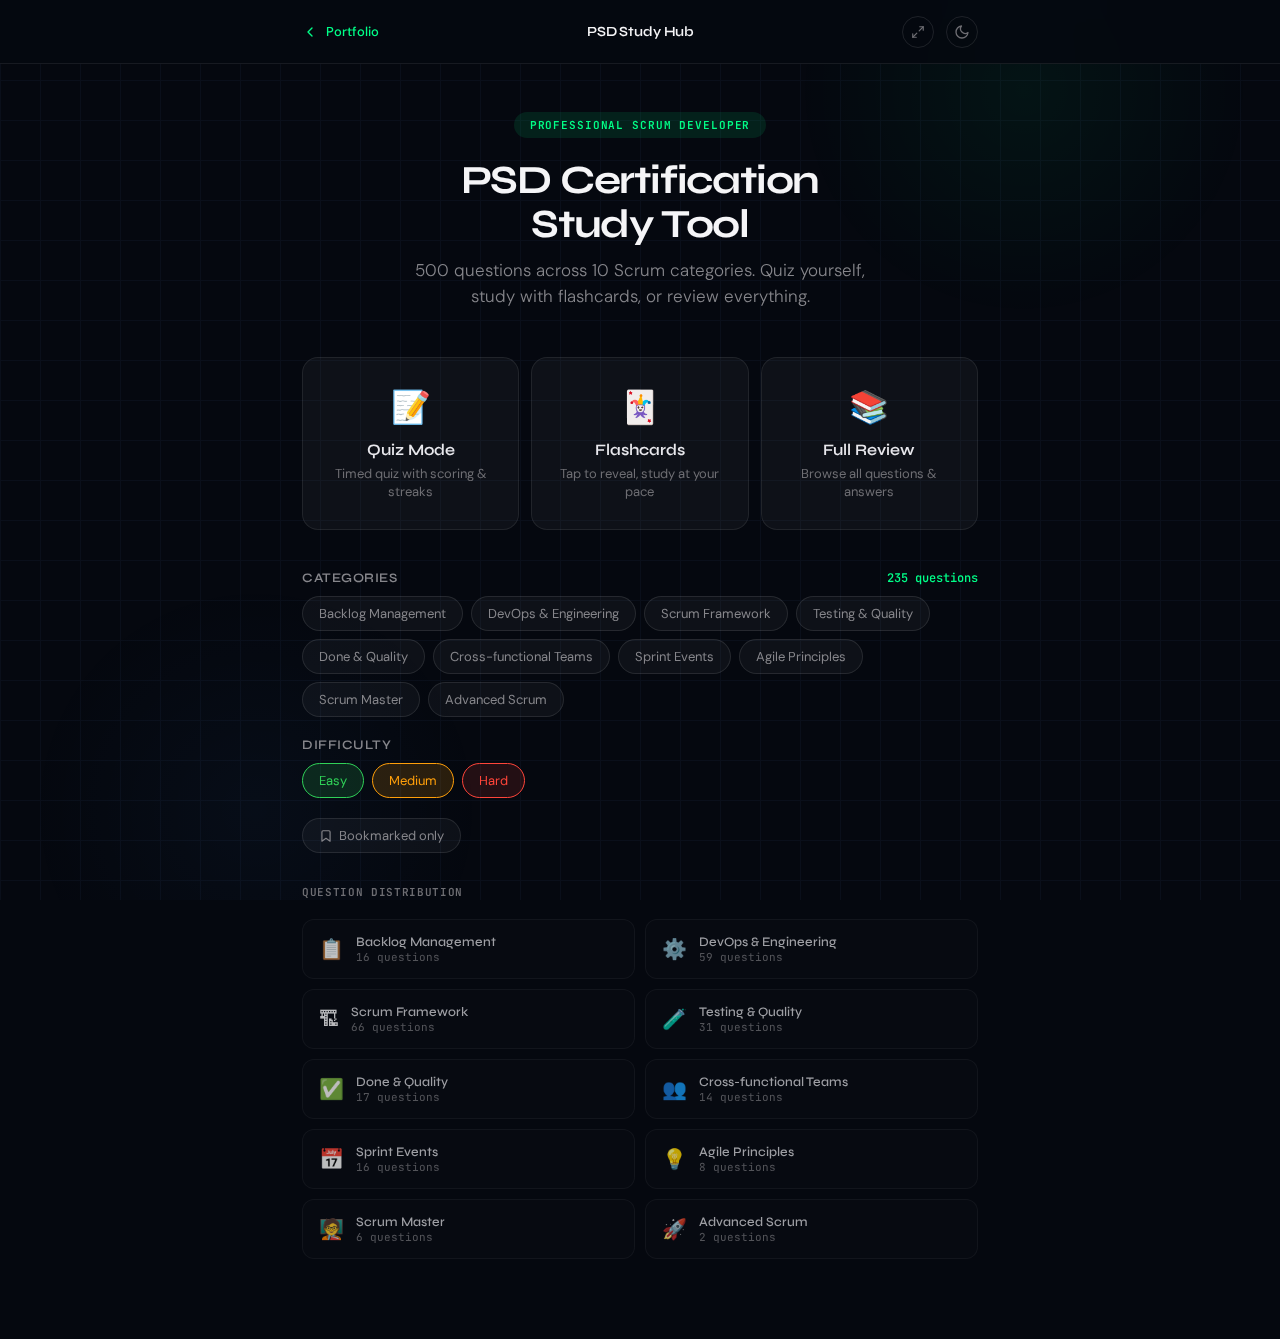
<file: psd.html>
<!DOCTYPE html>
<html lang="en">
<head>
    <meta charset="UTF-8">
    <meta name="viewport" content="width=device-width, initial-scale=1.0">
    <title>PSD Study Hub — Giga Khizanishvili</title>
    <meta name="description" content="Professional Scrum Developer (PSD) certification study tool with quiz, flashcards, and review modes. 500 multiple-choice questions.">
    <meta name="author" content="Giga Khizanishvili">
    <meta name="theme-color" content="#000000">
    <link rel="canonical" href="https://khizanag.github.io/psd">
    <link rel="preconnect" href="https://fonts.googleapis.com">
    <link rel="preconnect" href="https://fonts.gstatic.com" crossorigin>
    <link href="https://fonts.googleapis.com/css2?family=Outfit:wght@200;300;400;500;600;700;800&family=JetBrains+Mono:wght@300;400;500&family=Inter:wght@300;400;500&family=Syne:wght@400;500;600;700;800&family=DM+Sans:opsz,wght@9..40,300;9..40,400;9..40,500&display=swap" rel="stylesheet">
    <link rel="stylesheet" href="css/core/design-system.css">
    <link rel="stylesheet" id="themeCSS" href="css/themes/pres.css">
    <link rel="stylesheet" href="css/interview/base.css">
    <link rel="stylesheet" href="css/psd/psd.css">
    <script>
    (function(){try{var t=localStorage.getItem('ios-interview-theme');if(t==='light')document.documentElement.classList.add('theme-light');}catch(e){}})();
    </script>
</head>
<body>

<!-- ==========================================
     NAVIGATION
     ========================================== -->
<header class="nav">
    <div class="nav__inner">
        <a href="index.html" class="nav__back">
            <svg viewBox="0 0 24 24" fill="none" stroke="currentColor" stroke-width="2" stroke-linecap="round" stroke-linejoin="round" aria-hidden="true"><polyline points="15 18 9 12 15 6"/></svg>
            Portfolio
        </a>
        <span class="nav__title">PSD Study Hub</span>
        <button class="nav__fullscreen" id="btnFullscreen" aria-label="Enter fullscreen (F)">
            <svg class="nav__fullscreen__expand" viewBox="0 0 24 24" fill="none" stroke="currentColor" stroke-width="2" stroke-linecap="round" stroke-linejoin="round" width="14" height="14"><polyline points="15 3 21 3 21 9"/><polyline points="9 21 3 21 3 15"/><line x1="21" y1="3" x2="14" y2="10"/><line x1="3" y1="21" x2="10" y2="14"/></svg>
            <svg class="nav__fullscreen__collapse" viewBox="0 0 24 24" fill="none" stroke="currentColor" stroke-width="2" stroke-linecap="round" stroke-linejoin="round" width="14" height="14"><polyline points="4 14 10 14 10 20"/><polyline points="20 10 14 10 14 4"/><line x1="14" y1="10" x2="21" y2="3"/><line x1="3" y1="21" x2="10" y2="14"/></svg>
        </button>
        <button class="nav__theme-toggle" id="btnTheme" aria-label="Toggle light/dark mode">
            <svg class="nav__theme-icon--dark" viewBox="0 0 24 24" fill="none" stroke="currentColor" stroke-width="2" stroke-linecap="round" stroke-linejoin="round" width="16" height="16"><path d="M21 12.79A9 9 0 1 1 11.21 3 7 7 0 0 0 21 12.79z"/></svg>
            <svg class="nav__theme-icon--light" viewBox="0 0 24 24" fill="none" stroke="currentColor" stroke-width="2" stroke-linecap="round" stroke-linejoin="round" width="16" height="16"><circle cx="12" cy="12" r="5"/><line x1="12" y1="1" x2="12" y2="3"/><line x1="12" y1="21" x2="12" y2="23"/><line x1="4.22" y1="4.22" x2="5.64" y2="5.64"/><line x1="18.36" y1="18.36" x2="19.78" y2="19.78"/><line x1="1" y1="12" x2="3" y2="12"/><line x1="21" y1="12" x2="23" y2="12"/><line x1="4.22" y1="19.78" x2="5.64" y2="18.36"/><line x1="18.36" y1="5.64" x2="19.78" y2="4.22"/></svg>
        </button>
    </div>
</header>

<!-- ==========================================
     HOME SCREEN
     ========================================== -->
<main class="screen is-active" id="screen-home">
    <div class="container">
        <div class="psd-hero">
            <span class="psd-hero__badge">Professional Scrum Developer</span>
            <h1 class="psd-hero__title">PSD Certification<br>Study Tool</h1>
            <p class="psd-hero__subtitle">500 questions across 10 Scrum categories. Quiz yourself, study with flashcards, or review everything.</p>
        </div>

        <!-- Mode cards -->
        <div class="psd-modes">
            <button class="psd-mode-card" data-mode="quiz">
                <span class="psd-mode-card__icon">&#x1F4DD;</span>
                <div>
                    <div class="psd-mode-card__title">Quiz Mode</div>
                    <div class="psd-mode-card__desc">Timed quiz with scoring &amp; streaks</div>
                </div>
            </button>
            <button class="psd-mode-card" data-mode="study">
                <span class="psd-mode-card__icon">&#x1F0CF;</span>
                <div>
                    <div class="psd-mode-card__title">Flashcards</div>
                    <div class="psd-mode-card__desc">Tap to reveal, study at your pace</div>
                </div>
            </button>
            <button class="psd-mode-card" data-mode="review">
                <span class="psd-mode-card__icon">&#x1F4DA;</span>
                <div>
                    <div class="psd-mode-card__title">Full Review</div>
                    <div class="psd-mode-card__desc">Browse all questions &amp; answers</div>
                </div>
            </button>
        </div>

        <!-- Filters -->
        <div class="psd-filters">
            <div class="psd-filter-section">
                <div class="psd-filter-label">
                    Categories
                    <span class="psd-filter-label__count" id="filteredCount">500 questions</span>
                </div>
                <div class="psd-chips" id="categoryChips"></div>
            </div>
            <div class="psd-filter-section">
                <div class="psd-filter-label">Difficulty</div>
                <div class="psd-chips" id="difficultyChips">
                    <button class="psd-chip psd-chip--easy is-selected" data-difficulty="Easy">Easy</button>
                    <button class="psd-chip psd-chip--medium is-selected" data-difficulty="Medium">Medium</button>
                    <button class="psd-chip psd-chip--hard is-selected" data-difficulty="Hard">Hard</button>
                </div>
            </div>
            <div class="psd-filter-section">
                <button class="psd-bookmark-filter" id="bookmarkFilter">
                    <svg viewBox="0 0 24 24" fill="none" stroke="currentColor" stroke-width="2" stroke-linecap="round" stroke-linejoin="round" width="14" height="14"><path d="M19 21l-7-5-7 5V5a2 2 0 012-2h10a2 2 0 012 2z"/></svg>
                    Bookmarked only
                </button>
            </div>
        </div>

        <!-- Category stats -->
        <div class="psd-cat-grid" id="catGrid"></div>
    </div>
</main>

<!-- ==========================================
     QUIZ SETUP SCREEN
     ========================================== -->
<main class="screen" id="screen-setup">
    <div class="container">
        <div class="psd-setup__header">
            <h2 class="psd-setup__title">Quiz Setup</h2>
            <p class="psd-setup__subtitle">Choose how many questions (<span id="setupAvailable">500</span> available)</p>
        </div>

        <div class="psd-size-options" id="sizeOptions">
            <button class="psd-size-btn is-selected" data-size="20">
                <span class="psd-size-btn__num">20</span>
                <span class="psd-size-btn__label">Quick</span>
            </button>
            <button class="psd-size-btn" data-size="40">
                <span class="psd-size-btn__num">40</span>
                <span class="psd-size-btn__label">Standard</span>
            </button>
            <button class="psd-size-btn" data-size="80">
                <span class="psd-size-btn__num">80</span>
                <span class="psd-size-btn__label">Deep Dive</span>
            </button>
            <button class="psd-size-btn" data-size="all">
                <span class="psd-size-btn__num" id="sizeAllNum">500</span>
                <span class="psd-size-btn__label">All</span>
            </button>
        </div>

        <div class="psd-setup__toggle">
            <label class="psd-toggle-label">
                <span class="psd-toggle">
                    <input type="checkbox" id="hideDifficultyToggle" checked>
                    <span class="psd-toggle__track"></span>
                </span>
                Hide question difficulty
            </label>
        </div>

        <div class="psd-setup__actions">
            <button class="psd-btn-secondary" id="btnSetupBack">Back</button>
            <button class="psd-btn-primary" id="btnStartQuiz">
                Start Quiz
                <svg viewBox="0 0 24 24" fill="none" stroke="currentColor" stroke-width="2" stroke-linecap="round" stroke-linejoin="round" width="18" height="18"><line x1="5" y1="12" x2="19" y2="12"/><polyline points="12 5 19 12 12 19"/></svg>
            </button>
        </div>
    </div>
</main>

<!-- ==========================================
     QUIZ SCREEN
     ========================================== -->
<main class="screen" id="screen-quiz">
    <div class="container">
        <!-- Progress -->
        <div class="psd-quiz__progress">
            <div class="psd-quiz__bar"><div class="psd-quiz__fill" id="quizFill"></div></div>
            <span class="psd-quiz__counter" id="quizCounter">1 / 20</span>
        </div>

        <!-- Meta row -->
        <div class="psd-quiz__meta">
            <span class="psd-quiz__streak" id="quizStreak"></span>
            <span class="psd-badge psd-badge--category" id="quizCategory"></span>
            <span class="psd-badge" id="quizDifficulty"></span>
            <span class="psd-badge psd-badge--multi" id="quizMulti" style="display:none"></span>
            <button class="psd-quiz__bookmark" id="quizBookmark" aria-label="Bookmark question">
                <svg viewBox="0 0 24 24" fill="none" stroke="currentColor" stroke-width="2" stroke-linecap="round" stroke-linejoin="round" width="18" height="18"><path d="M19 21l-7-5-7 5V5a2 2 0 012-2h10a2 2 0 012 2z"/></svg>
            </button>
        </div>

        <!-- Question card -->
        <div class="psd-qcard">
            <div class="psd-qcard__question" id="quizQuestion"></div>
            <div class="psd-options" id="quizOptions"></div>
            <div class="psd-confirm-wrap" id="quizConfirmWrap" style="display:none">
                <button class="psd-btn-confirm" id="btnConfirm" disabled>Confirm Selection</button>
            </div>
            <div class="psd-explanation" id="quizExplanation">
                <div class="psd-explanation__text" id="quizExplText"></div>
                <div class="psd-explanation__tip" id="quizExplTip"></div>
                <div class="psd-explanation__source" id="quizExplSource"></div>
            </div>
        </div>

        <!-- Next button -->
        <div class="psd-quiz__next-wrap" id="quizNextWrap">
            <button class="psd-btn-primary" id="btnQuizNext">
                Next Question
                <svg viewBox="0 0 24 24" fill="none" stroke="currentColor" stroke-width="2" stroke-linecap="round" stroke-linejoin="round" width="18" height="18"><line x1="5" y1="12" x2="19" y2="12"/><polyline points="12 5 19 12 12 19"/></svg>
            </button>
        </div>
    </div>
</main>

<!-- ==========================================
     RESULTS SCREEN
     ========================================== -->
<main class="screen" id="screen-results">
    <div class="container">
        <div class="psd-results__header">
            <!-- SVG ring -->
            <div class="psd-results__ring">
                <svg viewBox="0 0 120 120">
                    <circle class="psd-results__ring-bg" cx="60" cy="60" r="54"/>
                    <circle class="psd-results__ring-fill" id="resultRing" cx="60" cy="60" r="54" stroke-dasharray="339.29" stroke-dashoffset="339.29"/>
                </svg>
                <div class="psd-results__ring-text">
                    <span class="psd-results__pct" id="resultPct">0%</span>
                    <span class="psd-results__grade" id="resultGrade"></span>
                </div>
            </div>
            <h2 class="psd-results__title" id="resultTitle">Quiz Complete!</h2>
            <p class="psd-results__subtitle" id="resultSubtitle"></p>
        </div>

        <!-- Stats -->
        <div class="psd-results__stats">
            <div class="psd-results__stat">
                <div class="psd-results__stat-value psd-results__stat-value--green" id="resultCorrect">0</div>
                <div class="psd-results__stat-label">Correct</div>
            </div>
            <div class="psd-results__stat">
                <div class="psd-results__stat-value psd-results__stat-value--red" id="resultWrong">0</div>
                <div class="psd-results__stat-label">Wrong</div>
            </div>
            <div class="psd-results__stat">
                <div class="psd-results__stat-value psd-results__stat-value--teal" id="resultStreak">0</div>
                <div class="psd-results__stat-label">Best Streak</div>
            </div>
        </div>

        <!-- Category breakdown -->
        <div class="psd-breakdown" id="resultBreakdown">
            <div class="psd-breakdown__title">Category Breakdown</div>
        </div>

        <!-- Full answer log -->
        <div class="psd-answer-log" id="resultAnswerLog">
            <div class="psd-answer-log__top">
                <div class="psd-answer-log__title">Questions</div>
                <div class="psd-answer-log__tabs" id="resultTabs">
                    <button class="psd-answer-log__tab is-active" data-filter="all">All</button>
                    <button class="psd-answer-log__tab" data-filter="wrong">Wrong</button>
                    <button class="psd-answer-log__tab" data-filter="correct">Correct</button>
                </div>
            </div>
            <div id="resultAnswerList"></div>
        </div>

        <!-- Actions -->
        <div class="psd-results__actions">
            <button class="psd-btn-primary" id="btnRetryQuiz">
                <svg viewBox="0 0 24 24" fill="none" stroke="currentColor" stroke-width="2" stroke-linecap="round" stroke-linejoin="round" width="18" height="18"><polyline points="23 4 23 10 17 10"/><path d="M20.49 15a9 9 0 11-2.12-9.36L23 10"/></svg>
                Try Again
            </button>
            <button class="psd-btn-secondary" id="btnResultsHome">Home</button>
        </div>
    </div>
</main>

<!-- ==========================================
     FLASHCARDS SCREEN
     ========================================== -->
<main class="screen" id="screen-study">
    <div class="container">
        <!-- Progress -->
        <div class="psd-study__progress">
            <div class="psd-study__bar"><div class="psd-study__fill" id="studyFill"></div></div>
            <span class="psd-study__counter" id="studyCounter">1 / 500</span>
        </div>

        <!-- Flashcard -->
        <div class="psd-flashcard" id="flashcard">
            <div class="psd-flashcard__meta">
                <span class="psd-badge psd-badge--category" id="studyCategory"></span>
                <span class="psd-badge" id="studyDifficulty"></span>
                <button class="psd-quiz__bookmark" id="studyBookmark" aria-label="Bookmark question" style="margin-left:auto">
                    <svg viewBox="0 0 24 24" fill="none" stroke="currentColor" stroke-width="2" stroke-linecap="round" stroke-linejoin="round" width="18" height="18"><path d="M19 21l-7-5-7 5V5a2 2 0 012-2h10a2 2 0 012 2z"/></svg>
                </button>
            </div>
            <div class="psd-flashcard__question" id="studyQuestion"></div>
            <div class="psd-flashcard__reveal-hint" id="studyHint">Tap to reveal answer</div>
            <div class="psd-flashcard__answer" id="studyAnswer">
                <div class="psd-flashcard__options" id="studyOptions"></div>
                <div class="psd-explanation" style="display:block">
                    <div class="psd-explanation__text" id="studyExplText"></div>
                    <div class="psd-explanation__tip" id="studyExplTip"></div>
                    <div class="psd-explanation__source" id="studyExplSource"></div>
                </div>
            </div>
        </div>

        <!-- Navigation -->
        <div class="psd-study__nav">
            <button class="psd-study__nav-btn" id="btnStudyPrev">
                <svg viewBox="0 0 24 24" fill="none" stroke="currentColor" stroke-width="2" stroke-linecap="round" stroke-linejoin="round"><polyline points="15 18 9 12 15 6"/></svg>
                Prev
            </button>
            <button class="psd-study__nav-btn" id="btnStudyNext">
                Next
                <svg viewBox="0 0 24 24" fill="none" stroke="currentColor" stroke-width="2" stroke-linecap="round" stroke-linejoin="round"><polyline points="9 18 15 12 9 6"/></svg>
            </button>
        </div>

        <div style="text-align:center; margin-top:24px">
            <button class="psd-btn-secondary" id="btnStudyHome">Back to Home</button>
        </div>
    </div>
</main>

<!-- ==========================================
     REVIEW SCREEN
     ========================================== -->
<main class="screen" id="screen-review">
    <div class="container">
        <div class="psd-review__header">
            <button class="psd-back-link" id="btnReviewBack">
                <svg viewBox="0 0 24 24" fill="none" stroke="currentColor" stroke-width="2" stroke-linecap="round" stroke-linejoin="round" width="16" height="16"><polyline points="15 18 9 12 15 6"/></svg>
                Back to Home
            </button>
            <h2 class="psd-review__title">Full Review</h2>
            <p class="psd-review__subtitle" id="reviewSubtitle">All 500 questions with answers</p>
        </div>

        <div class="psd-review__controls">
            <div class="psd-review__filters" id="reviewFilters"></div>
            <div class="psd-review__search">
                <svg class="psd-review__search-icon" viewBox="0 0 16 16" width="14" height="14" fill="none" stroke="currentColor" stroke-width="1.5" stroke-linecap="round" stroke-linejoin="round"><circle cx="7" cy="7" r="4.5"/><path d="M11 11l3 3"/></svg>
                <input type="text" class="psd-review__search-input" id="reviewSearchInput" placeholder="Search questions...">
            </div>
            <label class="psd-toggle-label">
                <span class="psd-toggle">
                    <input type="checkbox" id="hideReviewDifficultyToggle" checked>
                    <span class="psd-toggle__track"></span>
                </span>
                Hide difficulty
            </label>
        </div>

        <div class="psd-review__list" id="reviewList"></div>

        <div class="psd-review__back-wrap">
            <button class="psd-btn-secondary" id="btnReviewHome">Back to Home</button>
        </div>
    </div>
</main>

<script src="js/shared/fullscreen.js"></script>
<script src="js/shared/theme-toggle.js"></script>
<script src="js/psd/questions.js"></script>
<script src="js/interview/utils.js"></script>
<script src="js/psd/app.js"></script>
</body>
</html>
</file>
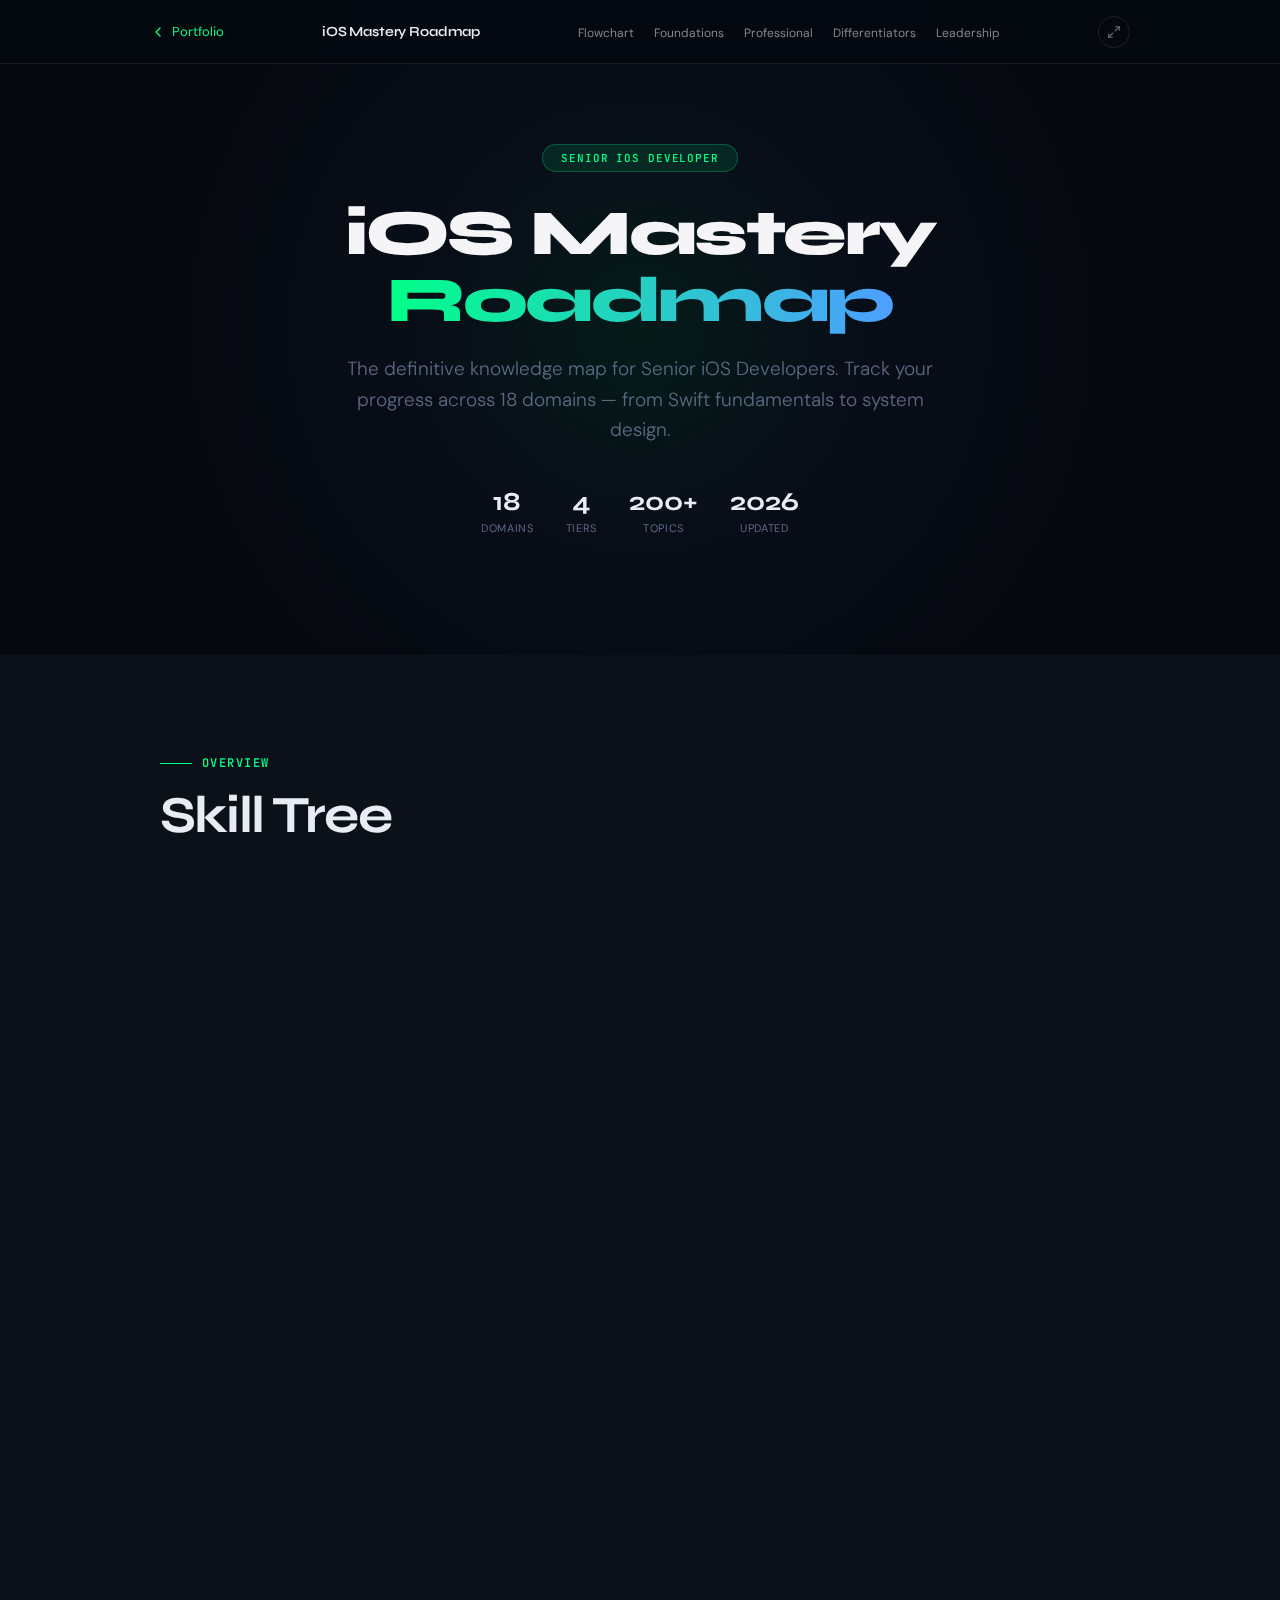
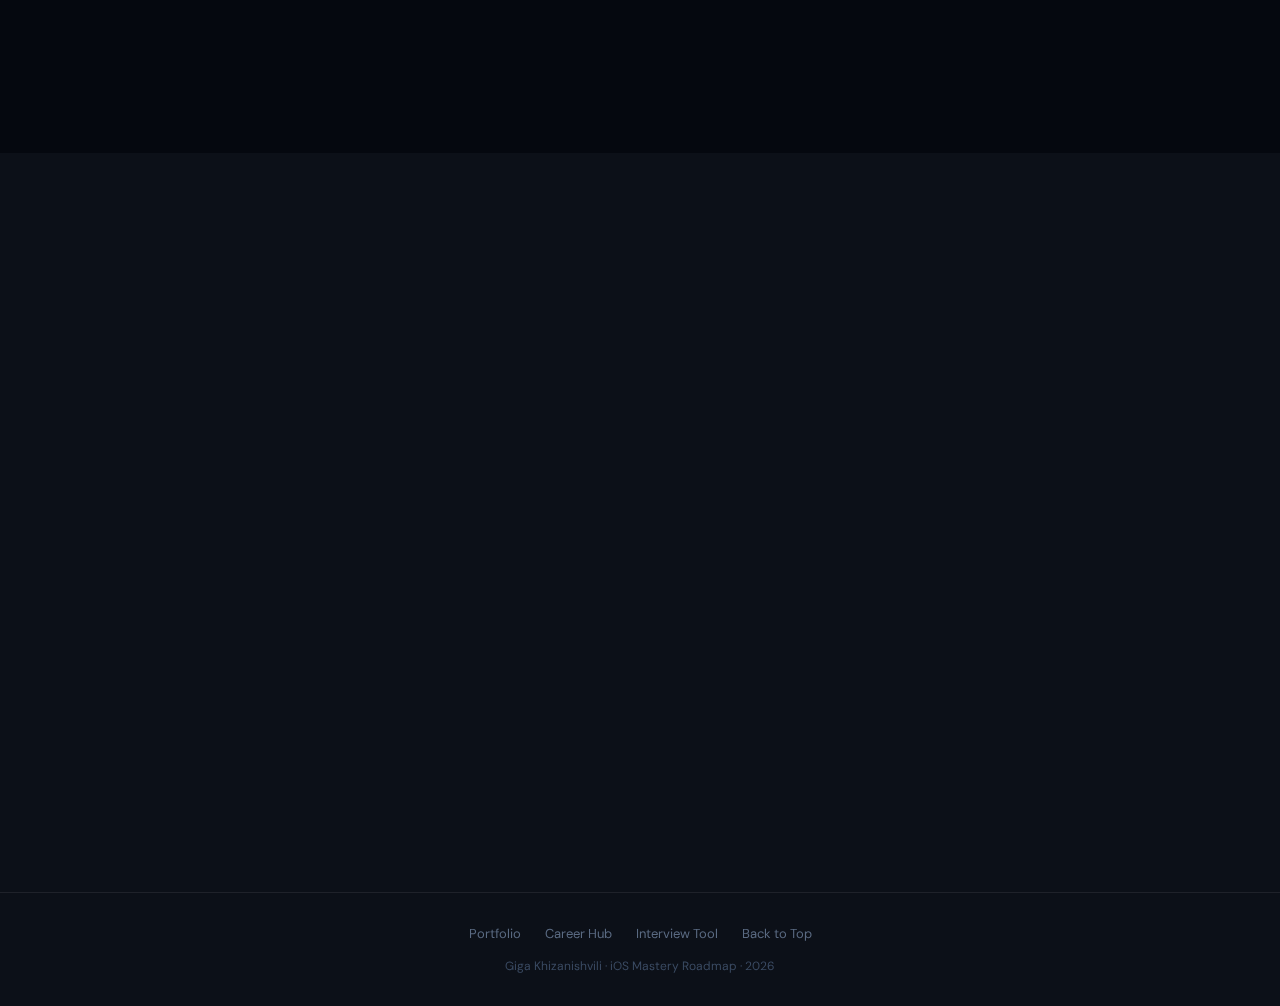
<file: roadmap.html>
<!DOCTYPE html>
<html lang="en">
<head>
    <meta charset="UTF-8">
    <meta name="viewport" content="width=device-width, initial-scale=1.0">
    <title>iOS Mastery Roadmap — Giga Khizanishvili</title>
    <meta name="description" content="The definitive knowledge map for Senior iOS Developers — 18 domains, 4 tiers, 200+ topics with interactive progress tracking.">
    <meta name="author" content="Giga Khizanishvili">
    <meta name="theme-color" content="#000000">

    <meta property="og:type" content="website">
    <meta property="og:title" content="iOS Mastery Roadmap — Giga Khizanishvili">
    <meta property="og:description" content="The definitive knowledge map for Senior iOS Developers — 18 domains across 4 tiers with interactive progress tracking.">
    <meta property="og:url" content="https://khizanag.github.io/roadmap">

    <meta name="twitter:card" content="summary">
    <meta name="twitter:title" content="iOS Mastery Roadmap — Giga Khizanishvili">
    <meta name="twitter:description" content="The definitive knowledge map for Senior iOS Developers.">

    <link rel="preconnect" href="https://fonts.googleapis.com">
    <link rel="preconnect" href="https://fonts.gstatic.com" crossorigin>
    <link href="https://fonts.googleapis.com/css2?family=Outfit:wght@200;300;400;500;600;700;800&family=JetBrains+Mono:wght@300;400;500&family=Inter:wght@300;400;500&family=Syne:wght@400;500;600;700;800&family=DM+Sans:opsz,wght@9..40,300;9..40,400;9..40,500&display=swap" rel="stylesheet">

    <link rel="stylesheet" href="css/core/design-system.css">
    <link rel="stylesheet" href="css/core/scroll-indicator.css">
    <link rel="stylesheet" href="css/roadmap/roadmap.css">
    <link rel="stylesheet" id="themeCSS" href="css/themes/pres.css">
</head>
<body>

<!-- Navigation -->
<header class="nav">
    <div class="nav__inner">
        <a href="index.html" class="nav__back">
            <svg viewBox="0 0 24 24" fill="none" stroke="currentColor" stroke-width="2" stroke-linecap="round" stroke-linejoin="round" aria-hidden="true"><polyline points="15 18 9 12 15 6"/></svg>
            Portfolio
        </a>
        <span class="nav__title">iOS Mastery Roadmap</span>
        <nav aria-label="Section navigation">
            <ul class="nav__links" id="navLinks">
                <li><a href="#rm-overview" class="nav__link">Flowchart</a></li>
                <li><a href="#rm-foundations" class="nav__link">Foundations</a></li>
                <li><a href="#rm-professional" class="nav__link">Professional</a></li>
                <li><a href="#rm-differentiators" class="nav__link">Differentiators</a></li>
                <li><a href="#rm-leadership" class="nav__link">Leadership</a></li>
            </ul>
        </nav>
        <button class="nav__fullscreen" id="btnFullscreen" aria-label="Enter fullscreen (F)">
            <svg class="nav__fullscreen__expand" viewBox="0 0 24 24" fill="none" stroke="currentColor" stroke-width="2" stroke-linecap="round" stroke-linejoin="round" width="14" height="14"><polyline points="15 3 21 3 21 9"/><polyline points="9 21 3 21 3 15"/><line x1="21" y1="3" x2="14" y2="10"/><line x1="3" y1="21" x2="10" y2="14"/></svg>
            <svg class="nav__fullscreen__collapse" viewBox="0 0 24 24" fill="none" stroke="currentColor" stroke-width="2" stroke-linecap="round" stroke-linejoin="round" width="14" height="14"><polyline points="4 14 10 14 10 20"/><polyline points="20 10 14 10 14 4"/><line x1="14" y1="10" x2="21" y2="3"/><line x1="3" y1="21" x2="10" y2="14"/></svg>
        </button>
        <button class="nav__toggle" id="navToggle" aria-label="Toggle navigation" aria-expanded="false">
            <span class="nav__toggle-bar"></span>
            <span class="nav__toggle-bar"></span>
            <span class="nav__toggle-bar"></span>
        </button>
    </div>
</header>

<!-- Reading Progress Bar -->
<div class="rm-progress" id="rmProgress"></div>

<!-- ==========================================
     1. HERO
     ========================================== -->
<section class="rm-hero s-dark" id="rm-hero">
    <div class="container">
        <div class="rm-hero__badge" data-anim="fade-up">Senior iOS Developer</div>
        <h1 class="rm-hero__title" data-anim="fade-up" data-delay="100">iOS Mastery<br><span class="rm-hero__title-gradient">Roadmap</span></h1>
        <p class="rm-hero__subtitle" data-anim="fade-up" data-delay="200">The definitive knowledge map for Senior iOS Developers. Track your progress across 18 domains — from Swift fundamentals to system design.</p>
        <div class="rm-hero__stats" data-anim="fade-up" data-delay="300">
            <div class="rm-hero__stat">
                <span class="rm-hero__stat-val">18</span>
                <span class="rm-hero__stat-label">Domains</span>
            </div>
            <div class="rm-hero__stat">
                <span class="rm-hero__stat-val">4</span>
                <span class="rm-hero__stat-label">Tiers</span>
            </div>
            <div class="rm-hero__stat">
                <span class="rm-hero__stat-val">200+</span>
                <span class="rm-hero__stat-label">Topics</span>
            </div>
            <div class="rm-hero__stat">
                <span class="rm-hero__stat-val">2026</span>
                <span class="rm-hero__stat-label">Updated</span>
            </div>
        </div>
        <div class="hero__scroll" aria-hidden="true">
            <span class="hero__scroll-text">Scroll</span>
            <div class="hero__scroll-line"></div>
        </div>
    </div>
</section>

<!-- ==========================================
     2. OVERVIEW — Flowchart + Filters
     ========================================== -->
<section class="rm-section s-light" id="rm-overview">
    <div class="container">
        <p class="section-eyebrow" data-anim="fade-up">Overview</p>
        <h2 class="section-headline" data-anim="fade-up" data-delay="100">Skill Tree</h2>
        <p class="section-desc" data-anim="fade-up" data-delay="150">Click any domain to explore its topics. Check off what you know — progress is saved locally.</p>

        <div class="rm-controls" data-anim="fade-up" data-delay="200">
            <div class="rm-filter">
                <button class="rm-filter__btn is-active" data-filter="all" type="button">All</button>
                <button class="rm-filter__btn" data-filter="tolearn" type="button">To Learn</button>
                <button class="rm-filter__btn" data-filter="mastered" type="button">Mastered</button>
            </div>
            <div class="rm-progress-summary">
                <div class="rm-progress-summary__bar">
                    <div class="rm-progress-summary__fill" id="rmSummaryFill" style="width: 0%"></div>
                </div>
                <span id="rmSummaryText">0 / 0</span>
            </div>
        </div>

        <div class="rm-flowchart" id="rmFlowchart" data-anim="fade-up" data-delay="250">
            <!-- Rendered by JS -->
        </div>
    </div>
</section>

<!-- ==========================================
     3. TIER 1 — Foundations
     ========================================== -->
<section class="rm-section s-dark" id="rm-foundations">
    <div class="container">
        <div class="rm-tier-header" data-anim="fade-up">
            <span class="rm-tier-header__badge rm-tier-header__badge--1">Tier 1</span>
        </div>
        <p class="section-eyebrow" data-anim="fade-up">Foundations</p>
        <h2 class="section-headline" data-anim="fade-up" data-delay="100">Must-Know</h2>
        <p class="section-desc" data-anim="fade-up" data-delay="150">The core skills every iOS developer must master. These are table stakes for any senior role.</p>

        <div class="rm-domains" id="rmDomains1" data-anim="fade-up" data-delay="200">
            <!-- Rendered by JS -->
        </div>
    </div>
</section>

<!-- ==========================================
     4. TIER 2 — Professional
     ========================================== -->
<section class="rm-section s-light" id="rm-professional">
    <div class="container">
        <div class="rm-tier-header" data-anim="fade-up">
            <span class="rm-tier-header__badge rm-tier-header__badge--2">Tier 2</span>
        </div>
        <p class="section-eyebrow" data-anim="fade-up">Professional</p>
        <h2 class="section-headline" data-anim="fade-up" data-delay="100">Expected at Senior</h2>
        <p class="section-desc" data-anim="fade-up" data-delay="150">Skills that hiring managers expect from senior iOS developers. You'll be tested on these in interviews.</p>

        <div class="rm-domains" id="rmDomains2" data-anim="fade-up" data-delay="200">
            <!-- Rendered by JS -->
        </div>
    </div>
</section>

<!-- ==========================================
     5. TIER 3 — Differentiators
     ========================================== -->
<section class="rm-section s-dark" id="rm-differentiators">
    <div class="container">
        <div class="rm-tier-header" data-anim="fade-up">
            <span class="rm-tier-header__badge rm-tier-header__badge--3">Tier 3</span>
        </div>
        <p class="section-eyebrow" data-anim="fade-up">Differentiators</p>
        <h2 class="section-headline" data-anim="fade-up" data-delay="100">Stand Out</h2>
        <p class="section-desc" data-anim="fade-up" data-delay="150">Specialized knowledge that separates good from great. These skills make you memorable in interviews and invaluable on teams.</p>

        <div class="rm-domains" id="rmDomains3" data-anim="fade-up" data-delay="200">
            <!-- Rendered by JS -->
        </div>
    </div>
</section>

<!-- ==========================================
     6. TIER 4 — Leadership
     ========================================== -->
<section class="rm-section s-light" id="rm-leadership">
    <div class="container">
        <div class="rm-tier-header" data-anim="fade-up">
            <span class="rm-tier-header__badge rm-tier-header__badge--4">Tier 4</span>
        </div>
        <p class="section-eyebrow" data-anim="fade-up">Leadership</p>
        <h2 class="section-headline" data-anim="fade-up" data-delay="100">Architect Level</h2>
        <p class="section-desc" data-anim="fade-up" data-delay="150">Skills for staff+ engineers and mobile architects. System design, team leadership, and staying ahead of the curve.</p>

        <div class="rm-domains" id="rmDomains4" data-anim="fade-up" data-delay="200">
            <!-- Rendered by JS -->
        </div>
    </div>
</section>

<!-- Footer -->
<footer class="rm-footer">
    <div class="rm-footer__links">
        <a href="index.html" class="rm-footer__link">Portfolio</a>
        <a href="jobs.html" class="rm-footer__link">Career Hub</a>
        <a href="interview.html" class="rm-footer__link">Interview Tool</a>
        <a href="#" class="rm-footer__link" id="footerTop">Back to Top</a>
    </div>
    <p class="rm-footer__copy">Giga Khizanishvili &middot; iOS Mastery Roadmap &middot; 2026</p>
</footer>

<!-- Back to Top Button -->
<button class="g-btt" id="gBtt" aria-label="Back to top">
    <svg viewBox="0 0 24 24" fill="none" stroke="currentColor" stroke-width="2" stroke-linecap="round" stroke-linejoin="round" width="18" height="18"><polyline points="18 15 12 9 6 15"/></svg>
</button>

<script src="js/shared/fullscreen.js"></script>
<script src="js/shared/keyboard-nav.js" data-sections="rm-hero,rm-overview,rm-foundations,rm-professional,rm-differentiators,rm-leadership"></script>
<script src="js/roadmap/roadmap.js"></script>
</body>
</html>
</file>
<file: css/core/design-system.css>
/* ============================================
   DESIGN SYSTEM — Single Source of Truth
   All shared tokens, theme overrides, backgrounds
   ============================================ */

:root {
    /* ── Colors ──────────────────────────────── */
    --color-white: #fbfbfd;
    --color-gray-50: #f5f5f7;
    --color-gray-100: #e8e8ed;
    --color-gray-200: #d2d2d7;
    --color-gray-300: #aeaeb2;
    --color-gray-400: #86868b;
    --color-gray-500: #6e6e73;
    --color-gray-600: #48484a;
    --color-gray-700: #424245;
    --color-gray-900: #1d1d1f;
    --color-black: #05080f;
    --color-blue: #2997ff;
    --color-blue-hover: #3ba0ff;
    --color-blue-dark: #0071e3;
    --color-purple: #bf5af2;
    --color-green: #30d158;
    --color-orange: #ff9f0a;
    --color-pink: #ff375f;
    --color-teal: #5ac8fa;
    --color-yellow: #ffd60a;
    --color-red: #ff453a;

    /* ── Alpha palette — white ───────────────── */
    --color-white-a2:  rgba(255, 255, 255, 0.02);
    --color-white-a3:  rgba(255, 255, 255, 0.03);
    --color-white-a4:  rgba(255, 255, 255, 0.04);
    --color-white-a6:  rgba(255, 255, 255, 0.06);
    --color-white-a8:  rgba(255, 255, 255, 0.08);
    --color-white-a10: rgba(255, 255, 255, 0.10);
    --color-white-a12: rgba(255, 255, 255, 0.12);
    --color-white-a15: rgba(255, 255, 255, 0.15);
    --color-white-a20: rgba(255, 255, 255, 0.20);
    --color-white-a25: rgba(255, 255, 255, 0.25);

    /* ── Alpha palette — black ───────────────── */
    --color-black-a10: rgba(0, 0, 0, 0.10);
    --color-black-a40: rgba(0, 0, 0, 0.40);
    --color-black-a80: rgba(5, 8, 15, 0.88);

    /* ── Alpha palette — blue ────────────────── */
    --color-blue-a6:  rgba(41, 151, 255, 0.06);
    --color-blue-a8:  rgba(41, 151, 255, 0.08);
    --color-blue-a10: rgba(41, 151, 255, 0.10);
    --color-blue-a12: rgba(41, 151, 255, 0.12);
    --color-blue-a15: rgba(41, 151, 255, 0.15);
    --color-blue-a20: rgba(41, 151, 255, 0.20);
    --color-blue-a25: rgba(41, 151, 255, 0.25);
    --color-blue-a30: rgba(41, 151, 255, 0.30);
    --color-blue-a40: rgba(41, 151, 255, 0.40);

    /* ── Alpha palette — green ───────────────── */
    --color-green-a4:  rgba(48, 209, 88, 0.04);
    --color-green-a10: rgba(48, 209, 88, 0.10);
    --color-green-a12: rgba(48, 209, 88, 0.12);
    --color-green-a15: rgba(48, 209, 88, 0.15);
    --color-green-a20: rgba(48, 209, 88, 0.20);
    --color-green-a30: rgba(48, 209, 88, 0.30);

    /* ── Alpha palette — yellow ──────────────── */
    --color-yellow-a8:  rgba(255, 214, 10, 0.08);
    --color-yellow-a12: rgba(255, 214, 10, 0.12);
    --color-yellow-a15: rgba(255, 214, 10, 0.15);
    --color-yellow-a40: rgba(255, 214, 10, 0.40);

    /* ── Alpha palette — orange ──────────────── */
    --color-orange-a4:  rgba(255, 159, 10, 0.04);
    --color-orange-a8:  rgba(255, 159, 10, 0.08);
    --color-orange-a10: rgba(255, 159, 10, 0.10);
    --color-orange-a12: rgba(255, 159, 10, 0.12);
    --color-orange-a15: rgba(255, 159, 10, 0.15);
    --color-orange-a30: rgba(255, 159, 10, 0.30);

    /* ── Alpha palette — red ─────────────────── */
    --color-red-a6:  rgba(255, 69, 58, 0.06);
    --color-red-a8:  rgba(255, 69, 58, 0.08);
    --color-red-a10: rgba(255, 69, 58, 0.10);
    --color-red-a12: rgba(255, 69, 58, 0.12);
    --color-red-a15: rgba(255, 69, 58, 0.15);
    --color-red-a30: rgba(255, 69, 58, 0.30);

    /* ── Alpha palette — purple ──────────────── */
    --color-purple-a10: rgba(191, 90, 242, 0.10);
    --color-purple-a12: rgba(191, 90, 242, 0.12);
    --color-purple-a15: rgba(191, 90, 242, 0.15);

    /* ── Alpha palette — teal ────────────────── */
    --color-teal-a6:  rgba(90, 200, 250, 0.06);
    --color-teal-a10: rgba(90, 200, 250, 0.10);
    --color-teal-a12: rgba(90, 200, 250, 0.12);
    --color-teal-a15: rgba(90, 200, 250, 0.15);
    --color-teal-a20: rgba(90, 200, 250, 0.20);
    --color-teal-a25: rgba(90, 200, 250, 0.25);
    --color-teal-a30: rgba(90, 200, 250, 0.30);

    /* ── Alpha palette — pink ────────────────── */
    --color-pink-a10: rgba(255, 55, 95, 0.10);
    --color-pink-a12: rgba(255, 55, 95, 0.12);
    --color-pink-a15: rgba(255, 55, 95, 0.15);

    /* ── Fonts ───────────────────────────────── */
    --font-display: 'Syne', -apple-system, BlinkMacSystemFont, sans-serif;
    --font-heading: var(--font-display);
    --font-body: 'DM Sans', -apple-system, BlinkMacSystemFont, sans-serif;
    --font-mono: 'JetBrains Mono', monospace;

    /* ── Easings ─────────────────────────────── */
    --ease-out-expo: cubic-bezier(0.16, 1, 0.3, 1);
    --ease-out-quart: cubic-bezier(0.25, 0.46, 0.45, 0.94);
    --ease-smooth: cubic-bezier(0.4, 0, 0.2, 1);

    /* ── Layout ──────────────────────────────── */
    --nav-height: 48px;
    --border-radius-sm: 12px;
    --border-radius-md: 16px;
    --border-radius-lg: 24px;
    --border-radius-card-sm: 16px;
    --border-radius-card: 24px;
    --border-radius-card-lg: 28px;
    --border-radius-pill: 980px;

    /* ── Shadows & borders ───────────────────── */
    --shadow-card: 0 8px 32px rgba(0, 0, 0, 0.05);
    --shadow-card-lg: 0 12px 48px rgba(0, 0, 0, 0.06);
    --transition-card: 0.4s var(--ease-out-quart);
    --border-light: 1px solid rgba(0, 0, 0, 0.06);
    --border-dark: 1px solid rgba(255, 255, 255, 0.08);
    --border-dark-hover: 1px solid rgba(255, 255, 255, 0.12);
}

/* ============================================
   LIGHT THEME OVERRIDES
   ============================================ */
.theme-light {
    --color-white: #1d1d1f;
    --color-gray-50: #1d1d1f;
    --color-gray-100: #424245;
    --color-gray-200: #424245;
    --color-gray-300: #636366;
    --color-gray-400: #6e6e73;
    --color-gray-500: #636366;
    --color-gray-600: #8e8e93;
    --color-gray-700: #aeaeb2;
    --color-gray-900: #f5f5f7;
    --color-black: #ffffff;

    /* Accent colors — WCAG AA on #fff */
    --color-blue: #0071e3;
    --color-blue-hover: #0077ed;
    --color-green: #248a3d;
    --color-orange: #b25000;
    --color-yellow: #8a6d00;
    --color-teal: #0077a3;
    --color-pink: #d30f45;
    --color-purple: #8944ab;
    --color-red: #d70015;

    --color-white-a2:  rgba(0, 0, 0, 0.02);
    --color-white-a3:  rgba(0, 0, 0, 0.03);
    --color-white-a4:  rgba(0, 0, 0, 0.04);
    --color-white-a6:  rgba(0, 0, 0, 0.06);
    --color-white-a8:  rgba(0, 0, 0, 0.08);
    --color-white-a10: rgba(0, 0, 0, 0.10);
    --color-white-a12: rgba(0, 0, 0, 0.12);
    --color-white-a15: rgba(0, 0, 0, 0.15);
    --color-white-a20: rgba(0, 0, 0, 0.20);
    --color-white-a25: rgba(0, 0, 0, 0.25);

    --color-black-a10: rgba(0, 0, 0, 0.04);
    --color-black-a40: rgba(0, 0, 0, 0.10);
    --color-black-a80: rgba(255, 255, 255, 0.90);

    --color-blue-a6:  rgba(0, 113, 227, 0.06);
    --color-blue-a8:  rgba(0, 113, 227, 0.08);
    --color-blue-a10: rgba(0, 113, 227, 0.10);
    --color-blue-a12: rgba(0, 113, 227, 0.12);
    --color-blue-a15: rgba(0, 113, 227, 0.15);
    --color-blue-a20: rgba(0, 113, 227, 0.20);
    --color-blue-a25: rgba(0, 113, 227, 0.25);
    --color-blue-a30: rgba(0, 113, 227, 0.30);
    --color-blue-a40: rgba(0, 113, 227, 0.40);

    --color-green-a4:  rgba(36, 138, 61, 0.04);
    --color-green-a10: rgba(36, 138, 61, 0.10);
    --color-green-a12: rgba(36, 138, 61, 0.12);
    --color-green-a15: rgba(36, 138, 61, 0.15);
    --color-green-a20: rgba(36, 138, 61, 0.20);
    --color-green-a30: rgba(36, 138, 61, 0.30);

    --color-orange-a4:  rgba(178, 80, 0, 0.04);
    --color-orange-a8:  rgba(178, 80, 0, 0.08);
    --color-orange-a10: rgba(178, 80, 0, 0.10);
    --color-orange-a12: rgba(178, 80, 0, 0.12);
    --color-orange-a15: rgba(178, 80, 0, 0.15);
    --color-orange-a30: rgba(178, 80, 0, 0.30);

    --color-yellow-a8:  rgba(138, 109, 0, 0.08);
    --color-yellow-a12: rgba(138, 109, 0, 0.12);
    --color-yellow-a15: rgba(138, 109, 0, 0.15);
    --color-yellow-a40: rgba(138, 109, 0, 0.40);

    --color-red-a6:  rgba(215, 0, 21, 0.06);
    --color-red-a8:  rgba(215, 0, 21, 0.08);
    --color-red-a10: rgba(215, 0, 21, 0.10);
    --color-red-a12: rgba(215, 0, 21, 0.12);
    --color-red-a15: rgba(215, 0, 21, 0.15);
    --color-red-a30: rgba(215, 0, 21, 0.30);

    --color-purple-a10: rgba(137, 68, 171, 0.10);
    --color-purple-a12: rgba(137, 68, 171, 0.12);
    --color-purple-a15: rgba(137, 68, 171, 0.15);

    --color-teal-a6:  rgba(0, 119, 163, 0.06);
    --color-teal-a10: rgba(0, 119, 163, 0.10);
    --color-teal-a12: rgba(0, 119, 163, 0.12);
    --color-teal-a15: rgba(0, 119, 163, 0.15);
    --color-teal-a20: rgba(0, 119, 163, 0.20);
    --color-teal-a25: rgba(0, 119, 163, 0.25);
    --color-teal-a30: rgba(0, 119, 163, 0.30);

    --color-pink-a12: rgba(211, 15, 69, 0.12);
}

.theme-light body {
    background: #ffffff;
    color: #1d1d1f;
}

.theme-light .nav {
    background: rgba(255, 255, 255, 0.90);
    border-bottom-color: rgba(0, 0, 0, 0.08);
}

.theme-light body::before,
.theme-light body::after {
    display: none;
}

/* ============================================
   BODY BACKGROUNDS — Grid & Blobs
   ============================================ */
body::before {
    content: "";
    position: fixed;
    inset: 0;
    z-index: 0;
    pointer-events: none;
    background-image:
        linear-gradient(#1a2235 1px, transparent 1px),
        linear-gradient(90deg, #1a2235 1px, transparent 1px);
    background-size: 40px 40px;
    animation: gridMove 10s linear infinite;
    opacity: 0.3;
}

body::after {
    content: "";
    position: fixed;
    inset: 0;
    z-index: 0;
    pointer-events: none;
    background:
        radial-gradient(circle 350px at 80% 10%, rgba(0, 255, 136, 0.05) 0%, transparent 65%),
        radial-gradient(circle 350px at 20% 90%, rgba(77, 159, 255, 0.04) 0%, transparent 65%);
}

/* ============================================
   KEYFRAMES
   ============================================ */
@keyframes gridMove {
    0%   { background-position: 0 0; }
    100% { background-position: 40px 40px; }
}

/* ============================================
   FULLSCREEN TOGGLE (shared across all pages)
   ============================================ */
.nav__fullscreen {
    -webkit-appearance: none;
    -moz-appearance: none;
    appearance: none;
    background: none;
    border: 1px solid var(--color-white-a10);
    border-radius: 50%;
    width: 32px;
    height: 32px;
    display: flex;
    align-items: center;
    justify-content: center;
    color: var(--color-gray-500);
    cursor: pointer;
    transition: all 0.25s;
    padding: 0;
    flex-shrink: 0;
}

.nav__fullscreen:hover {
    color: var(--color-teal);
    border-color: var(--color-teal-a30);
    background: var(--color-teal-a10);
}

.nav__fullscreen__collapse { display: none; }
.is-fullscreen .nav__fullscreen__expand { display: none; }
.is-fullscreen .nav__fullscreen__collapse { display: block; }

/* ============================================
   THEME TOGGLE (shared across all pages)
   ============================================ */
.nav__theme-toggle {
    -webkit-appearance: none;
    -moz-appearance: none;
    appearance: none;
    background: none;
    border: 1px solid var(--color-white-a10);
    border-radius: 50%;
    width: 32px;
    height: 32px;
    display: flex;
    align-items: center;
    justify-content: center;
    color: var(--color-gray-500);
    cursor: pointer;
    transition: all 0.25s;
    padding: 0;
    flex-shrink: 0;
}

.nav__theme-toggle:hover {
    color: var(--color-yellow);
    border-color: var(--color-yellow-a40);
    background: var(--color-yellow-a8);
}

.nav__theme-icon--light { display: none; }
.theme-light .nav__theme-icon--dark { display: none; }
.theme-light .nav__theme-icon--light { display: block; }

/* ============================================
   BACK TO TOP (shared across all pages)
   ============================================ */
.g-btt {
    position: fixed;
    bottom: 28px;
    right: 28px;
    width: 44px;
    height: 44px;
    border-radius: 50%;
    background: rgba(0, 0, 0, 0.55);
    border: 1px solid var(--color-white-a15);
    -webkit-backdrop-filter: blur(12px);
    backdrop-filter: blur(12px);
    color: var(--color-gray-200);
    display: flex;
    align-items: center;
    justify-content: center;
    cursor: pointer;
    opacity: 0;
    pointer-events: none;
    transform: translateY(12px);
    transition: all 0.3s;
    z-index: 50;
}

.g-btt.is-visible {
    opacity: 1;
    pointer-events: auto;
    transform: translateY(0);
}

.g-btt:hover {
    background: var(--color-teal-a30);
    border-color: var(--color-teal-a25);
    color: var(--color-teal);
}

@media (max-width: 768px) {
    .g-btt { bottom: 16px; right: 16px; width: 40px; height: 40px; }
}

@media print {
    .g-btt { display: none; }
}
</file>
<file: css/interview/base.css>
/* ============================================
   PAGE TOKENS — Interview Tools
   ============================================ */
:root {
    --container-max: 720px;
}

/* ============================================
   LIGHT THEME — Component Overrides
   ============================================ */
.theme-light .q-card__pre {
    background: #f5f5f7;
    border-color: rgba(0, 0, 0, 0.08);
}

.theme-light .setup__name-input {
    -webkit-text-fill-color: #1d1d1f;
}

.theme-light .setup__name-input::placeholder,
.theme-light .setup__name-input::-webkit-input-placeholder {
    -webkit-text-fill-color: #6e6e73;
    color: #6e6e73;
}

/* ============================================
   RESET & BASE
   ============================================ */
*,
*::before,
*::after {
    margin: 0;
    padding: 0;
    box-sizing: border-box;
}

html {
    scroll-behavior: smooth;
    -webkit-font-smoothing: antialiased;
    -moz-osx-font-smoothing: grayscale;
}

body {
    font-family: var(--font-body);
    background: var(--color-black);
    color: var(--color-gray-50);
    min-height: 100vh;
    min-height: 100dvh;
}

::selection {
    background: var(--color-blue-a30);
    color: inherit;
}

/* ============================================
   ACCESSIBILITY
   ============================================ */
.sr-only {
    position: absolute;
    width: 1px;
    height: 1px;
    padding: 0;
    margin: -1px;
    overflow: hidden;
    clip: rect(0, 0, 0, 0);
    white-space: nowrap;
    border: 0;
}

.skip-link {
    position: fixed;
    top: -100%;
    left: 50%;
    transform: translateX(-50%);
    z-index: 200;
    padding: 12px 24px;
    background: var(--color-blue);
    color: #fff;
    font-family: var(--font-display);
    font-size: 14px;
    font-weight: 600;
    border-radius: var(--border-radius-pill);
    text-decoration: none;
    transition: top 0.2s;
}

.skip-link:focus {
    top: 8px;
    outline: 2px solid var(--color-blue);
    outline-offset: 2px;
}

:focus-visible {
    outline: 2px solid var(--color-blue);
    outline-offset: 2px;
}

@media (prefers-reduced-motion: reduce) {
    *, *::before, *::after {
        animation-duration: 0.01ms !important;
        transition-duration: 0.01ms !important;
    }
}

/* ============================================
   NAVIGATION
   ============================================ */
.nav {
    position: fixed;
    top: 0;
    left: 0;
    right: 0;
    z-index: 100;
    height: var(--nav-height);
    background: var(--color-black-a80);
    backdrop-filter: saturate(180%) blur(20px);
    -webkit-backdrop-filter: saturate(180%) blur(20px);
    border-bottom: 1px solid var(--color-white-a8);
}

.nav__inner {
    max-width: var(--container-max);
    margin: 0 auto;
    height: 100%;
    display: flex;
    align-items: center;
    gap: 12px;
    padding: 0 22px;
}

.nav__back {
    display: flex;
    align-items: center;
    gap: 8px;
    text-decoration: none;
    color: var(--color-blue);
    font-size: 13px;
    font-weight: 500;
    font-family: var(--font-body);
    transition: opacity 0.3s;
}

.nav__back:hover { opacity: 0.7; }

.nav__back svg {
    width: 16px;
    height: 16px;
}

.nav__title {
    font-family: var(--font-display);
    font-size: 14px;
    font-weight: 600;
    color: var(--color-gray-50);
    letter-spacing: -0.01em;
    flex: 1;
    text-align: center;
    min-width: 0;
}

/* ============================================
   LAYOUT
   ============================================ */
.container {
    max-width: var(--container-max);
    margin: 0 auto;
    padding: 0 22px;
    position: relative;
    z-index: 1;
}

/* ============================================
   SCREENS — Visibility
   ============================================ */
.screen {
    display: none;
    padding-top: calc(var(--nav-height) + 48px);
    padding-bottom: 80px;
    min-height: 100vh;
    min-height: 100dvh;
    position: relative;
    z-index: 1;
}

.screen.is-active {
    display: block;
    animation: screen-in 0.5s var(--ease-out-expo);
}

@keyframes screen-in {
    from { opacity: 0; transform: translateY(20px); }
    to   { opacity: 1; transform: translateY(0); }
}

/* ============================================
   SKELETON LOADERS
   ============================================ */
@keyframes skeleton-pulse {
    0%, 100% { opacity: 0.4; }
    50%      { opacity: 0.8; }
}

.skeleton {
    background: var(--color-white-a8);
    animation: skeleton-pulse 1.5s ease-in-out infinite;
    border-radius: var(--border-radius-sm);
}

.skeleton--text {
    height: 14px;
    width: 60%;
    margin-bottom: 8px;
}

.skeleton--text-short {
    height: 12px;
    width: 40%;
}

.skeleton--bar {
    height: 6px;
    width: 100px;
    border-radius: 3px;
}

.skeleton--chip {
    height: 22px;
    width: 64px;
    border-radius: var(--border-radius-pill);
    display: inline-block;
}

.skeleton--badge {
    height: 28px;
    width: 80px;
    border-radius: var(--border-radius-pill);
}

/* ============================================
   GLOBAL TOAST SYSTEM
   ============================================ */
.app-toast-container {
    position: fixed;
    bottom: 32px;
    left: 50%;
    transform: translateX(-50%);
    z-index: 10000;
    display: flex;
    flex-direction: column;
    align-items: center;
    gap: 8px;
    pointer-events: none;
}

.app-toast {
    padding: 10px 20px;
    border-radius: var(--border-radius-pill);
    font-size: 13px;
    font-weight: 600;
    max-width: 400px;
    text-align: center;
    opacity: 0;
    transform: translateY(12px);
    transition: opacity 0.3s var(--ease-smooth), transform 0.3s var(--ease-smooth);
    -webkit-backdrop-filter: blur(16px);
    backdrop-filter: blur(16px);
    pointer-events: auto;
}

.app-toast.is-visible {
    opacity: 1;
    transform: translateY(0);
}

.app-toast--info {
    background: var(--color-white-a8);
    color: var(--color-gray-200);
    border: 1px solid var(--color-white-a12);
}

.app-toast--warning {
    background: rgba(255, 159, 10, 0.15);
    color: #ff9f0a;
    border: 1px solid rgba(255, 159, 10, 0.3);
}

.app-toast--success {
    background: rgba(48, 209, 88, 0.15);
    color: #30d158;
    border: 1px solid rgba(48, 209, 88, 0.3);
}

/* ============================================
   KEYBOARD SHORTCUTS OVERLAY
   ============================================ */
.shortcuts-overlay {
    position: fixed;
    inset: 0;
    z-index: 300;
    background: rgba(0, 0, 0, 0.60);
    backdrop-filter: blur(8px);
    -webkit-backdrop-filter: blur(8px);
    display: flex;
    align-items: center;
    justify-content: center;
    padding: 24px;
    animation: hp-fade-in 0.15s ease;
}

.shortcuts-modal {
    background: #111820;
    border: 1px solid var(--color-white-a10);
    border-radius: var(--border-radius-md);
    width: 100%;
    max-width: 400px;
    overflow: hidden;
}

.theme-light .shortcuts-modal {
    background: #ffffff;
    border-color: rgba(0, 0, 0, 0.1);
}

.shortcuts-header {
    display: flex;
    align-items: center;
    justify-content: space-between;
    padding: 20px 24px 0;
}

.shortcuts-title {
    font-family: var(--font-display);
    font-size: 18px;
    font-weight: 700;
    color: var(--color-gray-100);
}

.shortcuts-close {
    appearance: none;
    background: var(--color-white-a8);
    border: none;
    border-radius: 50%;
    width: 32px;
    height: 32px;
    display: flex;
    align-items: center;
    justify-content: center;
    cursor: pointer;
    color: var(--color-gray-400);
    transition: all 0.2s;
}

.shortcuts-close:hover {
    background: var(--color-white-a15);
    color: var(--color-gray-200);
}

.shortcuts-body {
    padding: 20px 24px 24px;
}

.shortcuts-group {
    margin-bottom: 16px;
}

.shortcuts-group:last-child { margin-bottom: 0; }

.shortcuts-group-title {
    font-family: var(--font-display);
    font-size: 11px;
    font-weight: 600;
    color: var(--color-gray-500);
    text-transform: uppercase;
    letter-spacing: 0.06em;
    margin-bottom: 10px;
}

.shortcuts-row {
    display: flex;
    align-items: center;
    justify-content: space-between;
    padding: 6px 0;
    font-size: 13px;
    color: var(--color-gray-300);
}

.shortcuts-row kbd {
    display: inline-block;
    min-width: 24px;
    height: 24px;
    padding: 0 8px;
    font-family: var(--font-mono);
    font-size: 11px;
    font-weight: 500;
    text-align: center;
    line-height: 24px;
    background: var(--color-white-a8);
    border: 1px solid var(--color-white-a12);
    border-radius: 6px;
    color: var(--color-gray-200);
}
</file>
<file: css/interview/config-page.css>
/* ============================================
   CONFIG PAGE — Layout
   ============================================ */
.cfg-main {
    padding-top: calc(var(--nav-height) + 40px);
    padding-bottom: 80px;
}

.cfg-main .container {
    max-width: 640px;
}

/* ============================================
   HEADER
   ============================================ */
.cfg-header {
    text-align: center;
    margin-bottom: 48px;
}

.cfg-header__icon {
    color: var(--color-gray-400);
    margin-bottom: 16px;
}

.cfg-header__title {
    font-family: var(--font-display);
    font-size: clamp(24px, 5vw, 32px);
    font-weight: 700;
    letter-spacing: -0.03em;
    color: var(--color-gray-50);
    margin-bottom: 10px;
}

.cfg-header__subtitle {
    font-size: 15px;
    font-weight: 300;
    color: var(--color-gray-400);
    line-height: 1.5;
    max-width: 400px;
    margin: 0 auto;
}

/* ============================================
   SECTIONS
   ============================================ */
.cfg-section {
    margin-bottom: 40px;
}

.cfg-section__title {
    font-family: var(--font-display);
    font-size: 14px;
    font-weight: 600;
    text-transform: uppercase;
    letter-spacing: 0.05em;
    color: var(--color-gray-400);
    margin-bottom: 6px;
}

.cfg-section__desc {
    font-size: 13px;
    color: var(--color-gray-600);
    margin-bottom: 16px;
}

/* ============================================
   FEATURE LIST
   ============================================ */
.cfg-list {
    display: flex;
    flex-direction: column;
    gap: 6px;
}

.cfg-item {
    display: flex;
    align-items: center;
    gap: 14px;
    padding: 16px 20px;
    background: var(--color-white-a3);
    border: 1px solid var(--color-white-a8);
    border-radius: var(--border-radius-md);
    transition: border-color 0.2s;
}

.cfg-item:hover {
    border-color: var(--color-white-a15);
}

.cfg-item__icon {
    font-size: 22px;
    width: 36px;
    height: 36px;
    min-width: 36px;
    display: flex;
    align-items: center;
    justify-content: center;
    border-radius: 10px;
    background: var(--color-white-a4);
}

.cfg-item__body {
    flex: 1;
    min-width: 0;
}

.cfg-item__name {
    font-family: var(--font-display);
    font-size: 14px;
    font-weight: 600;
    color: var(--color-gray-100);
    display: block;
}

.cfg-item__desc {
    font-size: 12px;
    color: var(--color-gray-500);
    line-height: 1.4;
    margin-top: 2px;
}

.cfg-item__key {
    font-family: var(--font-mono);
    font-size: 10px;
    color: var(--color-gray-600);
    margin-top: 4px;
    display: block;
}

/* ============================================
   TOGGLE SWITCH
   ============================================ */
.cfg-toggle {
    position: relative;
    width: 48px;
    height: 28px;
    flex-shrink: 0;
}

.cfg-toggle input {
    position: absolute;
    opacity: 0;
    width: 0;
    height: 0;
}

.cfg-toggle__track {
    display: block;
    width: 48px;
    height: 28px;
    border-radius: 14px;
    background: var(--color-white-a12);
    cursor: pointer;
    transition: background 0.25s;
    position: relative;
}

.cfg-toggle__track::after {
    content: '';
    position: absolute;
    top: 3px;
    left: 3px;
    width: 22px;
    height: 22px;
    border-radius: 50%;
    background: var(--color-gray-200);
    transition: transform 0.25s var(--ease-out-expo), background 0.25s;
    box-shadow: 0 1px 3px rgba(0, 0, 0, 0.3);
}

.cfg-toggle input:checked + .cfg-toggle__track {
    background: var(--color-green);
}

.cfg-toggle input:checked + .cfg-toggle__track::after {
    transform: translateX(20px);
    background: #fff;
}

/* ============================================
   FOOTER
   ============================================ */
.cfg-footer {
    text-align: center;
    padding-top: 24px;
    border-top: 1px solid var(--color-white-a6);
}

.cfg-reset-btn {
    -webkit-appearance: none;
    -moz-appearance: none;
    appearance: none;
    background: var(--color-white-a4);
    border: 1px solid var(--color-white-a8);
    border-radius: var(--border-radius-pill);
    padding: 10px 28px;
    font-family: var(--font-display);
    font-size: 13px;
    font-weight: 500;
    color: var(--color-gray-400);
    cursor: pointer;
    transition: all 0.2s;
}

.cfg-reset-btn:hover {
    background: var(--color-red-a6);
    border-color: var(--color-red-a30);
    color: var(--color-red);
}

/* ============================================
   RESPONSIVE
   ============================================ */
@media (max-width: 480px) {
    .cfg-item {
        padding: 14px 16px;
        gap: 12px;
    }
    .cfg-item__icon {
        width: 32px;
        height: 32px;
        min-width: 32px;
        font-size: 18px;
    }
}
</file>
<file: css/interview/guide.css>
/* ============================================
   GUIDE PAGE — Layout
   ============================================ */
.g-main {
    padding-bottom: 100px;
}

.g-main .container {
    max-width: 780px;
}

/* ============================================
   READING PROGRESS BAR
   ============================================ */
.g-progress {
    position: fixed;
    top: var(--nav-height);
    left: 0;
    height: 2px;
    width: 0%;
    background: var(--color-blue);
    z-index: 100;
    transition: width 0.1s linear;
}

/* ============================================
   HERO
   ============================================ */
.g-hero {
    padding: calc(var(--nav-height) + 60px) 0 60px;
    text-align: center;
}

.g-hero__badge {
    display: inline-block;
    font-family: var(--font-mono);
    font-size: 11px;
    font-weight: 500;
    letter-spacing: 0.08em;
    text-transform: uppercase;
    color: var(--color-blue);
    background: var(--color-blue-a10);
    border: 1px solid var(--color-blue-a25);
    border-radius: var(--border-radius-pill);
    padding: 6px 18px;
    margin-bottom: 24px;
}

.g-hero__title {
    font-family: var(--font-display);
    font-size: clamp(36px, 7vw, 56px);
    font-weight: 800;
    letter-spacing: -0.04em;
    line-height: 1.1;
    margin-bottom: 20px;
    color: var(--color-gray-50);
}

.g-hero__subtitle {
    font-family: var(--font-body);
    font-size: clamp(15px, 2.5vw, 18px);
    font-weight: 300;
    color: var(--color-gray-400);
    max-width: 540px;
    margin: 0 auto 36px;
    line-height: 1.6;
}

.g-hero__stats {
    display: flex;
    justify-content: center;
    gap: 32px;
}

.g-hero__stat {
    display: flex;
    flex-direction: column;
    align-items: center;
    gap: 4px;
}

.g-hero__stat-val {
    font-family: var(--font-display);
    font-size: 28px;
    font-weight: 700;
    color: var(--color-gray-100);
}

.g-hero__stat-label {
    font-size: 12px;
    color: var(--color-gray-500);
    text-transform: uppercase;
    letter-spacing: 0.04em;
}

/* ============================================
   TABLE OF CONTENTS
   ============================================ */
.g-toc {
    padding: 40px 0 60px;
    border-top: 1px solid var(--color-white-a6);
    border-bottom: 1px solid var(--color-white-a6);
    margin-bottom: 40px;
}

.g-toc__title {
    font-family: var(--font-display);
    font-size: 14px;
    font-weight: 600;
    text-transform: uppercase;
    letter-spacing: 0.06em;
    color: var(--color-gray-500);
    margin-bottom: 20px;
    text-align: center;
}

.g-toc__grid {
    display: grid;
    grid-template-columns: repeat(auto-fill, minmax(140px, 1fr));
    gap: 8px;
    max-width: 780px;
    margin: 0 auto;
}

.g-toc__item {
    display: flex;
    align-items: center;
    gap: 10px;
    padding: 12px 16px;
    border-radius: var(--border-radius-sm);
    background: var(--color-white-a4);
    border: 1px solid var(--color-white-a6);
    text-decoration: none;
    transition: all 0.25s;
}

.g-toc__item:hover {
    background: var(--color-blue-a6);
    border-color: var(--color-blue-a25);
}

.g-toc__num {
    font-family: var(--font-mono);
    font-size: 11px;
    font-weight: 500;
    color: var(--color-gray-500);
}

.g-toc__name {
    font-family: var(--font-body);
    font-size: 13px;
    font-weight: 500;
    color: var(--color-gray-200);
}

/* ============================================
   CHAPTER HEADER
   ============================================ */
.g-chapter {
    margin-bottom: 80px;
    scroll-margin-top: 80px;
}

.g-chapter__header {
    margin-bottom: 32px;
}

.g-chapter__num {
    font-family: var(--font-mono);
    font-size: 13px;
    font-weight: 500;
    color: var(--color-blue);
    display: block;
    margin-bottom: 8px;
}

.g-chapter__title {
    font-family: var(--font-display);
    font-size: clamp(24px, 4vw, 34px);
    font-weight: 700;
    letter-spacing: -0.03em;
    color: var(--color-gray-50);
    margin-bottom: 12px;
}

.g-chapter__lead {
    font-size: 16px;
    font-weight: 300;
    color: var(--color-gray-400);
    line-height: 1.6;
    max-width: 600px;
}

/* ============================================
   CARDS
   ============================================ */
.g-card {
    background: var(--color-white-a4);
    border: 1px solid var(--color-white-a8);
    border-radius: var(--border-radius-md);
    padding: 28px 32px;
    margin-bottom: 20px;
}

.g-card--highlight {
    background: var(--color-blue-a6);
    border-color: var(--color-blue-a25);
}

.g-card--danger {
    background: var(--color-red-a6);
    border-color: var(--color-red-a30);
}

.g-card--split {
    display: flex;
    gap: 24px;
}

.g-card__half {
    flex: 1;
    min-width: 0;
}

.g-card__icon {
    font-size: 24px;
    margin-bottom: 12px;
}

.g-card__title {
    font-family: var(--font-display);
    font-size: 17px;
    font-weight: 600;
    color: var(--color-gray-100);
    margin-bottom: 14px;
}

.g-card p {
    font-size: 14px;
    line-height: 1.7;
    color: var(--color-gray-300);
}

.g-card strong {
    color: var(--color-gray-100);
}

/* ============================================
   CHECKLISTS (Interactive)
   ============================================ */
.g-checklist {
    display: flex;
    flex-direction: column;
    gap: 10px;
}

.g-check {
    display: flex;
    align-items: flex-start;
    gap: 12px;
    cursor: pointer;
    padding: 8px 12px;
    border-radius: 8px;
    transition: background 0.2s;
}

.g-check:hover {
    background: var(--color-white-a4);
}

.g-check input {
    display: none;
}

.g-check__box {
    width: 20px;
    height: 20px;
    min-width: 20px;
    border: 2px solid var(--color-white-a20);
    border-radius: 6px;
    display: flex;
    align-items: center;
    justify-content: center;
    transition: all 0.25s;
    margin-top: 1px;
}

.g-check__box::after {
    content: '';
    width: 10px;
    height: 6px;
    border-left: 2px solid #fff;
    border-bottom: 2px solid #fff;
    transform: rotate(-45deg) scale(0);
    transition: transform 0.2s var(--ease-out-expo);
    margin-top: -2px;
}

.g-check input:checked ~ .g-check__box {
    background: var(--color-green);
    border-color: var(--color-green);
}

.g-check input:checked ~ .g-check__box::after {
    transform: rotate(-45deg) scale(1);
}

.g-check input:checked ~ .g-check__text {
    color: var(--color-gray-500);
    text-decoration: line-through;
    text-decoration-color: var(--color-white-a15);
}

.g-check__text {
    font-size: 14px;
    color: var(--color-gray-200);
    line-height: 1.5;
    transition: all 0.2s;
}

/* ============================================
   PILLARS (4-col grid)
   ============================================ */
.g-pillars {
    display: grid;
    grid-template-columns: repeat(4, 1fr);
    gap: 12px;
    margin-top: 8px;
}

.g-pillar {
    background: var(--color-white-a3);
    border: 1px solid var(--color-white-a6);
    border-radius: var(--border-radius-sm);
    padding: 20px 16px;
    text-align: center;
    transition: border-color 0.3s, transform 0.3s;
}

.g-pillar:hover {
    border-color: var(--pillar-color);
    transform: translateY(-2px);
}

.g-pillar__icon {
    font-size: 24px;
    margin-bottom: 10px;
}

.g-pillar h4 {
    font-family: var(--font-display);
    font-size: 13px;
    font-weight: 600;
    color: var(--pillar-color);
    margin-bottom: 6px;
}

.g-pillar p {
    font-size: 12px;
    color: var(--color-gray-400);
    line-height: 1.5;
}

/* ============================================
   ACCORDION (Biases)
   ============================================ */
.g-accordion {
    display: flex;
    flex-direction: column;
    gap: 6px;
    margin-top: 16px;
}

.g-acc-item {
    border: 1px solid var(--color-white-a8);
    border-radius: var(--border-radius-sm);
    overflow: hidden;
    transition: border-color 0.2s;
}

.g-acc-item.is-open {
    border-color: var(--color-white-a15);
}

.g-acc-trigger {
    -webkit-appearance: none;
    -moz-appearance: none;
    appearance: none;
    background: var(--color-white-a3);
    border: none;
    width: 100%;
    display: flex;
    align-items: center;
    gap: 12px;
    padding: 14px 18px;
    cursor: pointer;
    transition: background 0.2s;
}

.g-acc-trigger:hover {
    background: var(--color-white-a6);
}

.g-acc-trigger__icon {
    font-size: 18px;
}

.g-acc-trigger__text {
    font-family: var(--font-display);
    font-size: 14px;
    font-weight: 600;
    color: var(--color-gray-200);
    flex: 1;
    text-align: left;
}

.g-acc-trigger__severity {
    font-family: var(--font-mono);
    font-size: 10px;
    font-weight: 600;
    padding: 3px 10px;
    border-radius: var(--border-radius-pill);
    text-transform: uppercase;
    letter-spacing: 0.04em;
}

.g-severity--high {
    color: var(--color-red);
    background: var(--color-red-a8);
    border: 1px solid var(--color-red-a30);
}

.g-severity--med {
    color: var(--color-orange);
    background: var(--color-orange-a8);
    border: 1px solid var(--color-orange-a30);
}

.g-acc-trigger__chevron {
    width: 16px;
    height: 16px;
    color: var(--color-gray-500);
    transition: transform 0.3s var(--ease-out-expo);
}

.g-acc-item.is-open .g-acc-trigger__chevron {
    transform: rotate(180deg);
}

.g-acc-body {
    max-height: 0;
    overflow: hidden;
    transition: max-height 0.35s var(--ease-out-expo);
}

.g-acc-body > * {
    padding: 0 18px;
}

.g-acc-body > *:last-child {
    padding-bottom: 18px;
}

.g-acc-body p {
    font-size: 13px;
    line-height: 1.7;
    color: var(--color-gray-300);
}

.g-do-dont {
    margin-top: 10px;
}

.g-do {
    background: var(--color-green-a4);
    border-left: 3px solid var(--color-green);
    padding: 10px 14px;
    border-radius: 0 8px 8px 0;
    font-size: 13px;
    color: var(--color-gray-200);
    line-height: 1.6;
}

/* ============================================
   CALLOUTS
   ============================================ */
.g-callout {
    display: flex;
    gap: 16px;
    padding: 24px 28px;
    background: var(--color-white-a3);
    border: 1px solid var(--color-white-a8);
    border-radius: var(--border-radius-md);
    margin-bottom: 20px;
}

.g-callout__icon {
    font-size: 24px;
    flex-shrink: 0;
}

.g-callout__text {
    font-size: 14px;
    font-style: italic;
    color: var(--color-gray-300);
    line-height: 1.7;
    margin: 0;
}

/* ============================================
   LISTS
   ============================================ */
.g-list {
    list-style: none;
    padding: 0;
    margin: 0;
}

.g-list li {
    position: relative;
    padding-left: 20px;
    font-size: 14px;
    color: var(--color-gray-300);
    line-height: 1.6;
    margin-bottom: 8px;
}

.g-list li::before {
    content: '';
    position: absolute;
    left: 0;
    top: 9px;
    width: 6px;
    height: 6px;
    border-radius: 50%;
}

.g-list--green li::before { background: var(--color-green); }
.g-list--red li::before { background: var(--color-red); }

/* ============================================
   TABS (Time allocation)
   ============================================ */
.g-tabs {
    display: flex;
    gap: 6px;
    margin-bottom: 20px;
}

.g-tab {
    -webkit-appearance: none;
    -moz-appearance: none;
    appearance: none;
    background: var(--color-white-a4);
    border: 1px solid var(--color-white-a8);
    border-radius: var(--border-radius-pill);
    padding: 7px 20px;
    font-family: var(--font-body);
    font-size: 13px;
    font-weight: 500;
    color: var(--color-gray-400);
    cursor: pointer;
    transition: all 0.2s;
}

.g-tab.is-active {
    background: var(--color-blue-a10);
    border-color: var(--color-blue);
    color: var(--color-blue);
    font-weight: 600;
}

.g-tab-content {
    display: none;
}

.g-tab-content.is-active {
    display: block;
}

/* ============================================
   TIMELINE (Visual time allocation)
   ============================================ */
.g-timeline {
    display: flex;
    flex-direction: column;
    gap: 8px;
}

.g-timeline__item {
    display: flex;
    align-items: center;
    gap: 12px;
}

.g-timeline__item::before {
    content: '';
    width: calc(var(--tl-pct) * 2);
    max-width: 200px;
    min-width: 20px;
    height: 24px;
    background: var(--tl-color);
    border-radius: 6px;
    opacity: 0.7;
    flex-shrink: 0;
}

.g-timeline__time {
    font-family: var(--font-mono);
    font-size: 12px;
    font-weight: 600;
    color: var(--color-gray-200);
    min-width: 50px;
}

.g-timeline__label {
    font-size: 13px;
    color: var(--color-gray-400);
}

/* ============================================
   ICEBREAKERS (Quote cards)
   ============================================ */
.g-icebreakers {
    display: flex;
    flex-direction: column;
    gap: 8px;
}

.g-ice {
    padding: 12px 18px;
    background: var(--color-white-a3);
    border: 1px solid var(--color-white-a6);
    border-radius: 10px;
    font-size: 14px;
    font-style: italic;
    color: var(--color-gray-300);
    line-height: 1.5;
    transition: border-color 0.2s;
}

.g-ice:hover {
    border-color: var(--color-white-a15);
}

/* ============================================
   QUOTE BOX
   ============================================ */
.g-quote-box {
    background: var(--color-white-a3);
    border: 1px solid var(--color-white-a6);
    border-left: 3px solid var(--color-blue);
    border-radius: 0 10px 10px 0;
    padding: 18px 22px;
    font-size: 14px;
    font-style: italic;
    color: var(--color-gray-300);
    line-height: 1.7;
}

/* ============================================
   STAR METHOD
   ============================================ */
.g-star {
    display: flex;
    flex-direction: column;
    gap: 10px;
    margin-top: 8px;
}

.g-star__item {
    display: flex;
    align-items: center;
    gap: 16px;
    padding: 14px 18px;
    background: var(--color-white-a3);
    border: 1px solid var(--color-white-a6);
    border-radius: 10px;
    border-left: 4px solid var(--star-color);
}

.g-star__letter {
    font-family: var(--font-display);
    font-size: 22px;
    font-weight: 800;
    color: var(--star-color);
    width: 32px;
    text-align: center;
    flex-shrink: 0;
}

.g-star__label {
    font-family: var(--font-display);
    font-size: 14px;
    font-weight: 600;
    color: var(--color-gray-200);
    min-width: 80px;
}

.g-star__desc {
    font-size: 13px;
    color: var(--color-gray-400);
    flex: 1;
}

.g-star__pct {
    font-family: var(--font-mono);
    font-size: 11px;
    color: var(--star-color);
    white-space: nowrap;
}

/* ============================================
   NUMBERED LIST
   ============================================ */
.g-numbered-list {
    display: flex;
    flex-direction: column;
    gap: 12px;
}

.g-num-item {
    display: flex;
    align-items: flex-start;
    gap: 14px;
}

.g-num {
    font-family: var(--font-mono);
    font-size: 12px;
    font-weight: 700;
    color: var(--color-blue);
    background: var(--color-blue-a10);
    width: 28px;
    height: 28px;
    min-width: 28px;
    border-radius: 8px;
    display: flex;
    align-items: center;
    justify-content: center;
    margin-top: 2px;
}

.g-num-item p {
    font-size: 14px;
    color: var(--color-gray-300);
    line-height: 1.6;
    margin: 0;
}

/* ============================================
   80/20 RATIO BAR
   ============================================ */
.g-ratio-bar {
    display: flex;
    height: 40px;
    border-radius: 10px;
    overflow: hidden;
    gap: 2px;
}

.g-ratio-bar__fill {
    display: flex;
    align-items: center;
    justify-content: center;
    font-size: 12px;
    font-weight: 600;
    color: #fff;
    padding: 0 12px;
    white-space: nowrap;
}

/* ============================================
   OBSERVATION GRID
   ============================================ */
.g-observe-grid {
    display: grid;
    grid-template-columns: 1fr 1fr;
    gap: 12px;
}

.g-observe {
    background: var(--color-white-a3);
    border: 1px solid var(--color-white-a6);
    border-radius: var(--border-radius-sm);
    padding: 18px;
    transition: border-color 0.2s;
}

.g-observe:hover {
    border-color: var(--color-white-a15);
}

.g-observe__icon {
    font-size: 22px;
    margin-bottom: 8px;
}

.g-observe h4 {
    font-family: var(--font-display);
    font-size: 13px;
    font-weight: 600;
    color: var(--color-gray-200);
    margin-bottom: 6px;
}

.g-observe p {
    font-size: 12px;
    color: var(--color-gray-400);
    line-height: 1.5;
}

/* ============================================
   HINT LEVELS
   ============================================ */
.g-hint-levels {
    display: flex;
    flex-direction: column;
    gap: 12px;
}

.g-hint-level {
    border: 1px solid var(--color-white-a8);
    border-radius: var(--border-radius-sm);
    overflow: hidden;
}

.g-hint-level__header {
    display: flex;
    align-items: center;
    gap: 12px;
    padding: 12px 18px;
    background: var(--color-white-a3);
}

.g-hint-level__badge {
    font-family: var(--font-mono);
    font-size: 10px;
    font-weight: 700;
    text-transform: uppercase;
    letter-spacing: 0.06em;
    color: var(--hl-color);
    background: var(--color-white-a6);
    padding: 3px 10px;
    border-radius: var(--border-radius-pill);
}

.g-hint-level__name {
    font-family: var(--font-display);
    font-size: 14px;
    font-weight: 600;
    color: var(--color-gray-200);
}

.g-hint-level__body {
    padding: 16px 18px;
}

.g-hint-level__body p {
    font-size: 13px;
    color: var(--color-gray-400);
    margin-bottom: 10px;
}

.g-hint-level__body .g-ice {
    font-size: 13px;
}

/* ============================================
   GOLDILOCKS
   ============================================ */
.g-goldilocks {
    display: grid;
    grid-template-columns: 1fr 1.5fr 1fr;
    gap: 10px;
}

.g-goldilocks__zone {
    padding: 18px 16px;
    border-radius: var(--border-radius-sm);
    text-align: center;
}

.g-goldilocks__zone strong {
    display: block;
    font-family: var(--font-display);
    font-size: 13px;
    margin-bottom: 6px;
}

.g-goldilocks__zone p {
    font-size: 12px;
    line-height: 1.5;
}

.g-goldilocks__zone--cold {
    background: var(--color-blue-a6);
    border: 1px solid var(--color-blue-a25);
}
.g-goldilocks__zone--cold strong { color: var(--color-teal); }

.g-goldilocks__zone--right {
    background: var(--color-green-a10);
    border: 1px solid var(--color-green-a30);
}
.g-goldilocks__zone--right strong { color: var(--color-green); }

.g-goldilocks__zone--hot {
    background: var(--color-red-a6);
    border: 1px solid var(--color-red-a30);
}
.g-goldilocks__zone--hot strong { color: var(--color-red); }

/* ============================================
   RATING SCALE
   ============================================ */
.g-rating-scale {
    display: flex;
    flex-direction: column;
    gap: 10px;
}

.g-rs-item {
    display: flex;
    align-items: flex-start;
    gap: 16px;
    padding: 14px 18px;
    background: var(--color-white-a3);
    border: 1px solid var(--color-white-a6);
    border-radius: 10px;
    border-left: 4px solid var(--rs-color);
}

.g-rs-score {
    font-family: var(--font-display);
    font-size: 22px;
    font-weight: 800;
    color: var(--rs-color);
    width: 32px;
    text-align: center;
    flex-shrink: 0;
}

.g-rs-info strong {
    font-family: var(--font-display);
    font-size: 14px;
    color: var(--color-gray-200);
    display: block;
    margin-bottom: 4px;
}

.g-rs-info p {
    font-size: 13px;
    color: var(--color-gray-400);
    line-height: 1.5;
    margin: 0;
}

/* ============================================
   MISTAKES GRID
   ============================================ */
.g-mistakes-grid {
    display: grid;
    grid-template-columns: 1fr 1fr;
    gap: 10px;
}

.g-mistake {
    padding: 18px;
    background: var(--color-white-a3);
    border: 1px solid var(--color-white-a6);
    border-radius: var(--border-radius-sm);
    transition: border-color 0.2s;
}

.g-mistake:hover {
    border-color: var(--color-white-a15);
}

.g-mistake__num {
    font-family: var(--font-mono);
    font-size: 11px;
    font-weight: 600;
    color: var(--color-red);
    display: block;
    margin-bottom: 6px;
}

.g-mistake h4 {
    font-family: var(--font-display);
    font-size: 13px;
    font-weight: 600;
    color: var(--color-gray-200);
    margin-bottom: 6px;
}

.g-mistake p {
    font-size: 12px;
    color: var(--color-gray-400);
    line-height: 1.5;
}

/* ============================================
   LEVELS TABS
   ============================================ */
.g-levels-tabs {
    display: flex;
    gap: 6px;
    margin-bottom: 0;
    flex-wrap: wrap;
}

.g-level-tab {
    -webkit-appearance: none;
    -moz-appearance: none;
    appearance: none;
    background: var(--color-white-a4);
    border: 1px solid var(--color-white-a8);
    border-radius: 10px 10px 0 0;
    padding: 10px 20px;
    font-family: var(--font-display);
    font-size: 13px;
    font-weight: 500;
    color: var(--color-gray-400);
    cursor: pointer;
    transition: all 0.2s;
    border-bottom: none;
}

.g-level-tab.is-active {
    background: var(--color-white-a8);
    color: var(--lt-color);
    font-weight: 600;
    border-color: var(--color-white-a15);
}

.g-level-panel {
    display: none;
    background: var(--color-white-a4);
    border: 1px solid var(--color-white-a15);
    border-radius: 0 var(--border-radius-sm) var(--border-radius-sm) var(--border-radius-sm);
    padding: 24px;
    animation: g-fade-tab 0.3s ease;
}

.g-level-panel.is-active {
    display: block;
}

@keyframes g-fade-tab {
    from { opacity: 0; transform: translateY(4px); }
    to   { opacity: 1; transform: translateY(0); }
}

.g-level-content h4 {
    font-family: var(--font-display);
    font-size: 13px;
    font-weight: 600;
    color: var(--color-gray-200);
    margin: 16px 0 8px;
    text-transform: uppercase;
    letter-spacing: 0.03em;
}

.g-level-content h4:first-of-type {
    margin-top: 8px;
}

.g-level-content p {
    font-size: 14px;
    color: var(--color-gray-300);
    line-height: 1.6;
}

.g-level-content ul {
    padding-left: 20px;
    margin: 0;
}

.g-level-content li {
    font-size: 13px;
    color: var(--color-gray-400);
    line-height: 1.6;
    margin-bottom: 4px;
}

.g-level-meta {
    display: flex;
    gap: 12px;
    margin-bottom: 12px;
}

.g-level-exp, .g-level-scope {
    font-family: var(--font-mono);
    font-size: 11px;
    padding: 4px 12px;
    border-radius: var(--border-radius-pill);
    background: var(--color-white-a6);
    color: var(--color-gray-300);
}

/* ============================================
   NEVER ASK GRID
   ============================================ */
.g-never-grid {
    display: grid;
    grid-template-columns: repeat(auto-fill, minmax(180px, 1fr));
    gap: 10px;
    margin-top: 8px;
}

.g-never {
    padding: 14px;
    background: var(--color-white-a3);
    border-radius: 10px;
    text-align: center;
}

.g-never__icon {
    font-size: 20px;
    display: block;
    margin-bottom: 6px;
}

.g-never strong {
    font-family: var(--font-display);
    font-size: 13px;
    color: var(--color-gray-200);
    display: block;
    margin-bottom: 4px;
}

.g-never p {
    font-size: 11px;
    color: var(--color-gray-500);
    line-height: 1.4;
    margin: 0;
}

/* ============================================
   VALIDITY CHART
   ============================================ */
.g-validity-chart {
    display: flex;
    flex-direction: column;
    gap: 10px;
}

.g-validity-row {
    display: flex;
    align-items: center;
    gap: 12px;
}

.g-validity-label {
    font-size: 13px;
    font-weight: 500;
    color: var(--color-gray-200);
    min-width: 180px;
}

.g-validity-bar-track {
    flex: 1;
    height: 20px;
    background: var(--color-white-a4);
    border-radius: 6px;
    overflow: hidden;
}

.g-validity-bar {
    height: 100%;
    border-radius: 6px;
    transition: width 1.2s var(--ease-out-expo);
}

.g-validity-val {
    font-family: var(--font-mono);
    font-size: 13px;
    font-weight: 600;
    color: var(--color-gray-200);
    min-width: 32px;
    text-align: right;
}

/* ============================================
   STATS GRID
   ============================================ */
.g-stats-grid {
    display: grid;
    grid-template-columns: repeat(4, 1fr);
    gap: 12px;
}

.g-stat-card {
    background: var(--color-white-a3);
    border: 1px solid var(--color-white-a6);
    border-radius: var(--border-radius-sm);
    padding: 20px 14px;
    text-align: center;
}

.g-stat-card__val {
    font-family: var(--font-display);
    font-size: 28px;
    font-weight: 700;
    color: var(--color-gray-100);
    display: block;
    margin-bottom: 6px;
}

.g-stat-card__label {
    font-size: 12px;
    color: var(--color-gray-400);
    line-height: 1.4;
}

.g-stat-card__label small {
    font-size: 10px;
    color: var(--color-gray-500);
}

/* ============================================
   SOURCES
   ============================================ */
.g-sources {
    list-style: none;
    padding: 0;
    margin: 0;
}

.g-sources li {
    font-size: 13px;
    color: var(--color-gray-400);
    padding: 8px 0;
    border-bottom: 1px solid var(--color-white-a4);
    line-height: 1.5;
}

.g-sources li:last-child {
    border-bottom: none;
}

/* ============================================
   BACK TO TOP
   ============================================ */
.g-btt {
    position: fixed;
    bottom: 28px;
    right: 28px;
    width: 44px;
    height: 44px;
    border-radius: 50%;
    background: var(--color-white-a10);
    border: 1px solid var(--color-white-a15);
    backdrop-filter: blur(12px);
    -webkit-backdrop-filter: blur(12px);
    color: var(--color-gray-200);
    display: flex;
    align-items: center;
    justify-content: center;
    cursor: pointer;
    opacity: 0;
    transform: translateY(12px);
    transition: all 0.3s;
    z-index: 50;
}

.g-btt.is-visible {
    opacity: 1;
    transform: translateY(0);
}

.g-btt:hover {
    background: var(--color-blue-a20);
    border-color: var(--color-blue-a30);
    color: var(--color-blue);
}

/* ============================================
   SCROLL ANIMATIONS
   ============================================ */
[data-anim] {
    opacity: 0;
    transform: translateY(24px);
    transition: opacity 0.6s var(--ease-out-expo), transform 0.6s var(--ease-out-expo);
}

[data-anim].is-visible {
    opacity: 1;
    transform: translateY(0);
}

/* ============================================
   RESPONSIVE
   ============================================ */
@media (max-width: 768px) {
    .g-hero { padding-top: calc(var(--nav-height) + 40px); }
    .g-hero__stats { gap: 20px; }
    .g-toc__grid { grid-template-columns: repeat(3, 1fr); }
    .g-card--split { flex-direction: column; gap: 16px; }
    .g-pillars { grid-template-columns: 1fr 1fr; }
    .g-card { padding: 24px 20px; }
    .g-observe-grid { grid-template-columns: 1fr; }
    .g-goldilocks { grid-template-columns: 1fr; }
    .g-mistakes-grid { grid-template-columns: 1fr; }
    .g-stats-grid { grid-template-columns: 1fr 1fr; }
    .g-star__item { flex-wrap: wrap; }
    .g-star__label { min-width: 60px; }
    .g-validity-label { min-width: 120px; font-size: 12px; }
    .g-never-grid { grid-template-columns: 1fr 1fr; }
    .g-levels-tabs { gap: 4px; }
    .g-level-tab { padding: 8px 14px; font-size: 12px; }
}

@media (max-width: 480px) {
    .g-hero__title { font-size: 32px; }
    .g-hero__stats { flex-wrap: wrap; gap: 16px; }
    .g-toc__grid { grid-template-columns: 1fr 1fr; }
    .g-pillars { grid-template-columns: 1fr; }
    .g-stats-grid { grid-template-columns: 1fr; }
    .g-ratio-bar__fill span { font-size: 10px; }
    .g-validity-label { min-width: 90px; font-size: 11px; }
    .g-btt { bottom: 16px; right: 16px; width: 40px; height: 40px; }
    .g-callout { flex-direction: column; gap: 10px; }
    .g-star__item { gap: 10px; }
    .g-star__pct { display: none; }
    .g-never-grid { grid-template-columns: 1fr; }
}

/* ============================================
   PRINT
   ============================================ */
@media print {
    .nav, .g-progress, .g-btt, .g-toc { display: none !important; }
    .g-hero { padding-top: 20px; }
    body { background: #fff; color: #000; }
    .g-card { border: 1px solid #ddd; background: #f9f9f9; }
    .g-chapter { page-break-before: auto; }
    [data-anim] { opacity: 1; transform: none; }
}
</file>
<file: css/interview/setup.css>
/* ============================================
   SETUP SCREEN
   ============================================ */
.setup__header {
    text-align: center;
    margin-bottom: 48px;
}

.setup__icon {
    width: 64px;
    height: 64px;
    border-radius: 18px;
    background: linear-gradient(135deg, var(--color-blue), var(--color-purple));
    display: flex;
    align-items: center;
    justify-content: center;
    margin: 0 auto 24px;
    font-size: 28px;
}

.setup__title {
    font-family: var(--font-display);
    font-size: clamp(28px, 5vw, 40px);
    font-weight: 700;
    letter-spacing: -0.03em;
    line-height: 1.1;
    margin-bottom: 12px;
}

.setup__subtitle {
    font-size: 17px;
    color: var(--color-gray-400);
    font-weight: 300;
    max-width: 480px;
    margin: 0 auto;
    line-height: 1.5;
}

/* --- Section groups --- */
.setup__section {
    margin-bottom: 40px;
}

.setup__label {
    font-family: var(--font-display);
    font-size: 15px;
    font-weight: 600;
    color: var(--color-gray-200);
    margin-bottom: 16px;
    letter-spacing: -0.01em;
    display: flex;
    align-items: center;
    justify-content: space-between;
}

.setup__label-action {
    font-family: var(--font-body);
    font-size: 13px;
    font-weight: 400;
    color: var(--color-blue);
    background: none;
    border: none;
    cursor: pointer;
    transition: opacity 0.2s;
}

.setup__label-action:hover {
    opacity: 0.7;
}

/* --- Participant names --- */
.setup__names {
    display: grid;
    grid-template-columns: 1fr 1fr;
    gap: 16px;
}

.setup__name-field {
    display: flex;
    flex-direction: column;
    gap: 10px;
}

.setup__name-label {
    font-family: var(--font-display);
    font-size: 13px;
    font-weight: 600;
    color: var(--color-gray-500);
    letter-spacing: 0.04em;
    text-transform: uppercase;
    transition: color 0.3s var(--ease-smooth);
}

.setup__name-field:focus-within .setup__name-label {
    color: var(--color-blue);
}

.setup__name-input {
    display: block;
    width: 100%;
    padding: 16px 20px;
    border-radius: var(--border-radius-sm);
    border: 1.5px solid var(--color-white-a10);
    background-color: var(--color-white-a4);
    color: var(--color-gray-50);
    font-family: var(--font-display);
    font-size: 16px;
    font-weight: 400;
    letter-spacing: -0.01em;
    line-height: 1.4;
    transition: border-color 0.3s var(--ease-smooth),
                background-color 0.3s var(--ease-smooth),
                box-shadow 0.3s var(--ease-smooth);
    outline: none;
    -webkit-appearance: none;
    -moz-appearance: none;
    appearance: none;
    -webkit-text-fill-color: var(--color-gray-50);
}

.setup__name-input::placeholder {
    color: var(--color-gray-700);
    font-weight: 300;
    -webkit-text-fill-color: var(--color-gray-700);
}

.setup__name-input::-webkit-input-placeholder {
    color: var(--color-gray-700);
    font-weight: 300;
    -webkit-text-fill-color: var(--color-gray-700);
}

.setup__name-input:hover {
    border-color: var(--color-white-a20);
    background-color: var(--color-white-a6);
}

.setup__name-input:focus {
    border-color: var(--color-blue);
    background-color: var(--color-blue-a6);
    box-shadow: 0 0 0 3px var(--color-blue-a12),
                0 0 20px var(--color-blue-a6);
}

.setup__name-input:not(:placeholder-shown) {
    border-color: var(--color-white-a15);
}

.setup__name-input:not(:placeholder-shown):focus {
    border-color: var(--color-blue);
}

.setup__label-value {
    font-family: var(--font-mono);
    font-size: 13px;
    color: var(--color-blue);
    font-weight: 500;
}

/* --- Time slider --- */
.time-slider {
    display: flex;
    align-items: center;
    gap: 16px;
}

.time-slider__label {
    font-family: var(--font-mono);
    font-size: 12px;
    color: var(--color-gray-500);
    min-width: 20px;
    text-align: center;
}

.time-slider__input {
    flex: 1;
    -webkit-appearance: none;
    appearance: none;
    height: 4px;
    border-radius: 2px;
    background: var(--color-white-a10);
    outline: none;
    cursor: pointer;
}

.time-slider__input::-webkit-slider-thumb {
    -webkit-appearance: none;
    width: 24px;
    height: 24px;
    border-radius: 50%;
    background: var(--color-blue);
    border: 2px solid var(--color-black);
    box-shadow: 0 0 0 3px var(--color-blue-a20);
    cursor: pointer;
    transition: box-shadow 0.2s, transform 0.2s;
}

.time-slider__input::-webkit-slider-thumb:hover {
    box-shadow: 0 0 0 6px var(--color-blue-a25);
    transform: scale(1.1);
}

.time-slider__input::-moz-range-thumb {
    width: 24px;
    height: 24px;
    border-radius: 50%;
    background: var(--color-blue);
    border: 2px solid var(--color-black);
    box-shadow: 0 0 0 3px var(--color-blue-a20);
    cursor: pointer;
}

.time-slider__input::-moz-range-track {
    height: 4px;
    border-radius: 2px;
    background: var(--color-white-a10);
}

/* --- Foldable section --- */
.setup__label--fold {
    cursor: pointer;
    -webkit-tap-highlight-color: transparent;
}

.setup__label--fold .setup__label-value {
    margin-left: auto;
}

.setup__fold-chevron {
    color: var(--color-gray-500);
    transition: transform 0.3s var(--ease-smooth);
    flex-shrink: 0;
    margin-left: 4px;
}

.setup__label--fold.is-open .setup__fold-chevron {
    transform: rotate(180deg);
}

.setup__fold-body {
    max-height: 0;
    overflow: hidden;
    transition: max-height 0.35s var(--ease-smooth), opacity 0.3s;
    opacity: 0;
}

.setup__fold-body.is-open {
    max-height: 500px;
    opacity: 1;
}

.setup__fold-actions {
    display: flex;
    justify-content: flex-end;
    padding: 14px 0 8px;
}

/* --- Platform selector --- */
.platform-selector {
    display: flex;
    gap: 8px;
    flex-wrap: wrap;
}

.platform-selector__btn {
    display: flex;
    align-items: center;
    gap: 8px;
    padding: 12px 18px;
    border-radius: var(--border-radius-md);
    border: 1.5px solid var(--color-white-a10);
    background: var(--color-white-a4);
    color: var(--color-gray-400);
    font-family: var(--font-body);
    font-size: 14px;
    font-weight: 500;
    cursor: pointer;
    transition: all 0.25s var(--ease-smooth);
    user-select: none;
    -webkit-tap-highlight-color: transparent;
}

.platform-selector__btn:hover {
    border-color: var(--color-white-a20);
    background: var(--color-white-a8);
    color: var(--color-gray-200);
    transform: translateY(-1px);
}

.platform-selector__btn.is-active {
    border-color: var(--color-blue);
    background: var(--color-blue-a12);
    color: var(--color-blue);
    box-shadow: 0 0 0 3px var(--color-blue-a8);
}

.platform-selector__icon {
    font-size: 18px;
    line-height: 1;
}

.platform-selector__name {
    font-family: var(--font-display);
    font-weight: 600;
    letter-spacing: -0.01em;
}

.platform-selector__count {
    font-family: var(--font-mono);
    font-size: 11px;
    color: var(--color-gray-500);
    background: var(--color-white-a8);
    padding: 2px 8px;
    border-radius: var(--border-radius-pill);
}

.platform-selector__btn.is-active .platform-selector__count {
    background: var(--color-blue-a15);
    color: var(--color-blue);
}

/* --- Topic chips --- */
.setup__topics {
    display: flex;
    flex-wrap: wrap;
    gap: 10px;
}

.topic-chip {
    appearance: none;
    -webkit-appearance: none;
    border: 1px solid var(--color-white-a10);
    background-color: var(--color-white-a4);
    color: var(--color-gray-400);
    font-family: var(--font-body);
    font-size: 14px;
    font-weight: 400;
    padding: 10px 18px;
    border-radius: var(--border-radius-lg);
    cursor: pointer;
    transition: all 0.25s var(--ease-smooth);
    user-select: none;
    -webkit-tap-highlight-color: transparent;
    touch-action: manipulation;
}

.topic-chip:hover {
    border-color: var(--color-white-a20);
    background: var(--color-white-a8);
    color: var(--color-gray-200);
}

.topic-chip.is-selected {
    border-color: var(--color-blue);
    background: var(--color-blue-a15);
    color: var(--color-blue);
}

/* --- Mode toggle --- */
.mode-toggle {
    display: flex;
    gap: 8px;
}

.mode-toggle__btn {
    flex: 1;
    display: flex;
    align-items: center;
    justify-content: center;
    gap: 8px;
    padding: 12px 16px;
    border-radius: var(--border-radius-sm);
    border: 1px solid var(--color-white-a10);
    background: var(--color-white-a4);
    color: var(--color-gray-400);
    font-family: var(--font-body);
    font-size: 14px;
    font-weight: 500;
    cursor: pointer;
    transition: all 0.25s var(--ease-smooth);
}

.mode-toggle__btn:hover {
    border-color: var(--color-white-a20);
    background: var(--color-white-a8);
    color: var(--color-gray-200);
}

.mode-toggle__btn.is-active {
    border-color: var(--color-blue);
    background: var(--color-blue-a12);
    color: var(--color-blue);
}

/* --- Question count stepper --- */
.stepper {
    display: flex;
    align-items: center;
    gap: 20px;
}

.stepper__btn {
    width: 44px;
    height: 44px;
    border-radius: 50%;
    border: 1px solid var(--color-white-a12);
    background: var(--color-white-a4);
    color: var(--color-gray-200);
    font-size: 22px;
    cursor: pointer;
    display: flex;
    align-items: center;
    justify-content: center;
    transition: all 0.2s;
    font-family: var(--font-display);
}

.stepper__btn:hover {
    background: var(--color-white-a10);
    border-color: var(--color-white-a20);
}

.stepper__btn:disabled {
    opacity: 0.3;
    cursor: not-allowed;
}

.stepper__value {
    font-family: var(--font-display);
    font-size: 32px;
    font-weight: 700;
    min-width: 48px;
    text-align: center;
    letter-spacing: -0.02em;
}

.stepper__hint {
    font-size: 13px;
    color: var(--color-gray-500);
    margin-left: 8px;
}

/* --- Interview plan --- */
.plan {
    display: flex;
    flex-direction: column;
    border: 1px solid var(--color-white-a8);
    border-radius: var(--border-radius-md);
    overflow: hidden;
}

.plan__phase {
    display: flex;
    align-items: center;
    justify-content: space-between;
    padding: 14px 18px;
    background-color: var(--color-white-a2);
    border-bottom: 1px solid var(--color-white-a6);
    transition: background-color 0.2s;
    user-select: none;
    -webkit-user-select: none;
}

.plan__phase:last-child {
    border-bottom: none;
}

.plan__phase:not(.plan__phase--locked):hover {
    background-color: var(--color-white-a4);
}

.plan__phase--locked .plan__left {
    opacity: 0.55;
}

.plan__left {
    display: flex;
    align-items: center;
    gap: 12px;
    min-width: 0;
}

.plan__icon {
    width: 16px;
    height: 16px;
    color: var(--color-gray-500);
    flex-shrink: 0;
}

.plan__icon--grip {
    color: var(--color-gray-700);
}

.plan__grip {
    cursor: grab;
    min-width: 44px;
    min-height: 44px;
    display: flex;
    align-items: center;
    justify-content: center;
    padding: 4px 8px;
    border-radius: 4px;
    transition: color 0.2s;
    touch-action: none;
    -webkit-tap-highlight-color: transparent;
}

.plan__grip:hover {
    color: var(--color-gray-400);
}

.plan__grip:active {
    cursor: grabbing;
}

.plan__phase--placeholder {
    opacity: 0.3;
}

.plan__phase--ghost {
    background-color: var(--color-gray-900);
    border: 1px solid var(--color-blue-a40);
    border-radius: 10px;
    box-shadow: 0 8px 24px var(--color-black-a40);
    opacity: 0.95;
}

.plan__name {
    font-family: var(--font-display);
    font-size: 14px;
    font-weight: 500;
    color: var(--color-gray-200);
    white-space: nowrap;
}

.plan__right {
    display: flex;
    align-items: center;
    gap: 12px;
    flex-shrink: 0;
}

.plan__time {
    display: flex;
    align-items: center;
    gap: 2px;
}

.plan__time-btn {
    width: 28px;
    height: 28px;
    border-radius: 6px;
    border: 1px solid var(--color-white-a8);
    background-color: var(--color-white-a4);
    color: var(--color-gray-400);
    cursor: pointer;
    display: flex;
    align-items: center;
    justify-content: center;
    font-size: 16px;
    font-family: var(--font-display);
    padding: 0;
    transition: all 0.2s;
    -webkit-tap-highlight-color: transparent;
}

.plan__time-btn:hover {
    border-color: var(--color-white-a15);
    background-color: var(--color-white-a8);
    color: var(--color-gray-200);
}

.plan__time-value {
    font-family: var(--font-mono);
    font-size: 14px;
    font-weight: 500;
    color: var(--color-gray-50);
    min-width: 28px;
    text-align: center;
}

.plan__time-unit {
    font-family: var(--font-mono);
    font-size: 11px;
    color: var(--color-gray-500);
    margin-left: 2px;
}

/* --- Start button --- */
.setup__start {
    display: flex;
    justify-content: center;
    align-items: center;
    gap: 12px;
    flex-wrap: wrap;
    margin-top: 48px;
}

.btn-start {
    display: inline-flex;
    align-items: center;
    gap: 10px;
    padding: 16px 40px;
    border-radius: var(--border-radius-pill);
    border: none;
    background: var(--color-blue);
    color: #fff;
    font-family: var(--font-display);
    font-size: 17px;
    font-weight: 600;
    cursor: pointer;
    letter-spacing: -0.01em;
    transition: all 0.3s var(--ease-smooth);
}

.btn-start:hover {
    background: var(--color-blue-hover);
    transform: scale(1.04);
}

.btn-start:disabled {
    opacity: 0.4;
    cursor: not-allowed;
    transform: none;
}

.btn-start svg {
    width: 18px;
    height: 18px;
}

/* --- Validation hint --- */
.setup__validation {
    text-align: center;
    margin-top: 12px;
    font-size: 13px;
    color: var(--color-gray-500);
    min-height: 20px;
}

/* --- Interview History --- */
.history-section {
    margin-top: 64px;
    padding-top: 32px;
    border-top: 1px solid var(--color-white-a8);
}

.history__list {
    display: flex;
    flex-direction: column;
    gap: 12px;
}

.history__card {
    position: relative;
    display: flex;
    align-items: center;
    gap: 14px;
    background: var(--color-white-a4);
    border: 2px solid var(--color-white-a8);
    border-radius: var(--border-radius-sm);
    padding: 16px 20px;
    cursor: pointer;
    transition: border-color 0.2s, background 0.2s, box-shadow 0.2s;
    user-select: none;
}

.history__card:hover {
    border-color: var(--color-white-a15);
    background: var(--color-white-a6);
}

.history__card.is-selected {
    border-color: var(--color-blue-a40);
    background: var(--color-blue-a6);
    box-shadow: 0 0 0 1px var(--color-blue-a15);
}

.history__card.is-selected:hover {
    border-color: var(--color-blue-a40);
    background: var(--color-blue-a10);
}

/* Hidden checkbox — state only */
.history__compare-cb {
    position: absolute;
    opacity: 0;
    pointer-events: none;
    width: 0;
    height: 0;
}

/* Selection indicator circle */
.history__card-check {
    flex-shrink: 0;
    width: 28px;
    height: 28px;
    border-radius: 50%;
    border: 2px solid var(--color-white-a15);
    display: flex;
    align-items: center;
    justify-content: center;
    transition: all 0.2s var(--ease-out-expo);
    color: transparent;
    background: transparent;
}

.history__card:hover .history__card-check {
    border-color: var(--color-blue-a30);
}

.history__card.is-selected .history__card-check {
    border-color: var(--color-blue);
    background: var(--color-blue);
    color: #fff;
}

.history__card-content {
    flex: 1;
    min-width: 0;
}

.history__card-header {
    display: flex;
    align-items: center;
    justify-content: space-between;
    margin-bottom: 10px;
}

.history__card-info {
    display: flex;
    flex-direction: column;
    gap: 2px;
}

.history__card-name {
    font-family: var(--font-display);
    font-size: 15px;
    font-weight: 600;
    color: var(--color-gray-200);
}

.history__card-date {
    font-size: 12px;
    color: var(--color-gray-500);
}

.history__delete-btn {
    appearance: none;
    -webkit-appearance: none;
    -moz-appearance: none;
    background: none;
    border: none;
    color: var(--color-gray-700);
    cursor: pointer;
    padding: 6px;
    border-radius: 6px;
    transition: color 0.2s, background 0.2s;
    display: flex;
    align-items: center;
}

.history__delete-btn:hover {
    color: var(--color-red);
    background: var(--color-red-a8);
}

.history__card-stats {
    display: flex;
    align-items: center;
    gap: 16px;
    font-size: 13px;
}

.history__card-level {
    font-family: var(--font-display);
    font-weight: 600;
}

.history__card-avg {
    color: var(--color-gray-400);
    font-family: var(--font-mono);
    font-size: 12px;
}

.history__card-count {
    color: var(--color-gray-500);
    font-size: 12px;
}

.history__card-skipped {
    color: var(--color-orange);
    font-size: 11px;
}

.btn-view-all {
    font-family: var(--font-body);
    font-size: 13px;
    font-weight: 500;
    color: var(--color-blue);
    text-decoration: none;
    transition: opacity 0.2s;
}

.btn-view-all:hover {
    opacity: 0.7;
}

.btn-compare {
    display: none;
    width: 100%;
    margin-top: 16px;
    font-family: var(--font-body);
    font-size: 14px;
    font-weight: 600;
    color: #fff;
    background: var(--color-blue);
    border: none;
    border-radius: var(--border-radius-pill);
    padding: 12px 24px;
    cursor: pointer;
    transition: all 0.2s;
    text-align: center;
    animation: cmp-btn-in 0.2s var(--ease-out-expo);
}

@keyframes cmp-btn-in {
    from { opacity: 0; transform: translateY(4px); }
    to   { opacity: 1; transform: translateY(0); }
}

.btn-compare:hover {
    background: var(--color-blue-a40);
    filter: brightness(1.15);
}

/* ============================================
   COMPARISON MODAL
   ============================================ */
.compare-overlay {
    position: fixed;
    inset: 0;
    z-index: 200;
    background: rgba(0, 0, 0, 0.60);
    backdrop-filter: blur(8px);
    -webkit-backdrop-filter: blur(8px);
    display: flex;
    align-items: center;
    justify-content: center;
    padding: 24px;
    animation: cmp-fade-in 0.2s ease;
}

@keyframes cmp-fade-in {
    from { opacity: 0; }
    to   { opacity: 1; }
}

.compare-modal {
    background: #1c1c1e;
    border: 1px solid var(--color-white-a10);
    border-radius: var(--border-radius-md);
    width: 100%;
    max-width: 720px;
    max-height: 85vh;
    overflow-y: auto;
    position: relative;
    animation: cmp-modal-in 0.25s var(--ease-out-expo);
}

@keyframes cmp-modal-in {
    from { opacity: 0; transform: scale(0.96) translateY(10px); }
    to   { opacity: 1; transform: scale(1) translateY(0); }
}

.compare-modal__close {
    position: absolute;
    top: 16px;
    right: 16px;
    appearance: none;
    -webkit-appearance: none;
    -moz-appearance: none;
    background: var(--color-white-a8);
    border: none;
    border-radius: 50%;
    width: 32px;
    height: 32px;
    display: flex;
    align-items: center;
    justify-content: center;
    cursor: pointer;
    color: var(--color-gray-400);
    transition: all 0.2s;
    z-index: 1;
}

.compare-modal__close:hover {
    background: var(--color-white-a15);
    color: var(--color-gray-200);
}

.compare-modal__header {
    padding: 28px 28px 0;
}

.compare-modal__title {
    font-family: var(--font-display);
    font-size: 22px;
    font-weight: 700;
    color: var(--color-gray-100);
    margin: 0 0 4px;
    padding-right: 40px;
}

.compare-modal__sub {
    font-size: 13px;
    color: var(--color-gray-500);
    margin: 0;
}

.compare__body {
    padding: 24px 28px 28px;
}

/* ---- Candidate cards grid ---- */
.cmp-cards {
    display: grid;
    grid-template-columns: repeat(auto-fit, minmax(260px, 1fr));
    gap: 16px;
    margin-bottom: 24px;
}

.cmp-card {
    background: var(--color-white-a4);
    border: 1px solid var(--color-white-a8);
    border-radius: var(--border-radius-sm);
    padding: 20px;
    display: flex;
    flex-direction: column;
    gap: 16px;
    animation: cmp-card-in 0.3s var(--ease-out-expo) both;
}

.cmp-card:nth-child(2) {
    animation-delay: 0.05s;
}

.cmp-card:nth-child(3) {
    animation-delay: 0.1s;
}

.cmp-card:nth-child(4) {
    animation-delay: 0.15s;
}

@keyframes cmp-card-in {
    from { opacity: 0; transform: translateY(8px); }
    to   { opacity: 1; transform: translateY(0); }
}

.cmp-card__header {
    display: flex;
    flex-direction: column;
    gap: 2px;
}

.cmp-card__name {
    font-family: var(--font-display);
    font-size: 17px;
    font-weight: 700;
    color: var(--color-gray-100);
    letter-spacing: -0.01em;
}

.cmp-card__date {
    font-size: 12px;
    color: var(--color-gray-500);
}

.cmp-card__level {
    display: inline-flex;
    align-items: center;
    gap: 6px;
    align-self: flex-start;
    font-family: var(--font-display);
    font-size: 13px;
    font-weight: 600;
    padding: 5px 14px;
    border-radius: var(--border-radius-pill);
    border: 1px solid;
}

.cmp-card__section {
    display: flex;
    flex-direction: column;
    gap: 8px;
}

.cmp-card__section--topics {
    gap: 10px;
    padding-top: 8px;
    border-top: 1px solid var(--color-white-a6);
}

.cmp-card__label {
    font-size: 11px;
    font-weight: 600;
    color: var(--color-gray-500);
    text-transform: uppercase;
    letter-spacing: 0.05em;
}

/* "Best" / "Most" pill */
.cmp-best {
    display: inline-block;
    font-size: 9px;
    font-weight: 700;
    text-transform: uppercase;
    letter-spacing: 0.06em;
    padding: 2px 7px;
    border-radius: var(--border-radius-pill);
    background: var(--color-green-a15);
    color: var(--color-green);
    margin-left: 6px;
    vertical-align: middle;
}

/* ---- Rating bar (shared) ---- */
.cmp-rating {
    display: flex;
    align-items: center;
    gap: 10px;
}

.cmp-rating__bar {
    flex: 1;
    height: 6px;
    background: var(--color-white-a8);
    border-radius: 3px;
    overflow: hidden;
}

.cmp-rating__fill {
    height: 100%;
    border-radius: 3px;
    transition: width 0.4s var(--ease-out-expo);
}

.cmp-rating__text {
    font-family: var(--font-mono);
    font-size: 13px;
    font-weight: 600;
    min-width: 28px;
    text-align: right;
}

/* ---- Stat row ---- */
.cmp-stat-row {
    display: flex;
    align-items: center;
    gap: 10px;
}

.cmp-stat-value {
    font-family: var(--font-mono);
    font-size: 14px;
    font-weight: 600;
    color: var(--color-gray-200);
}

.cmp-stat-dim {
    font-size: 12px;
    color: var(--color-gray-500);
}

/* ---- Per-card topic rows ---- */
.cmp-topic {
    display: flex;
    flex-direction: column;
    gap: 4px;
}

.cmp-topic__header {
    display: flex;
    align-items: center;
    justify-content: space-between;
}

.cmp-topic__name {
    font-size: 12px;
    font-weight: 500;
    color: var(--color-gray-300);
}

.cmp-topic__count {
    font-size: 11px;
    font-family: var(--font-mono);
    color: var(--color-gray-500);
}

/* ---- Cross-comparison section ---- */
.cmp-cross {
    background: var(--color-white-a4);
    border: 1px solid var(--color-white-a8);
    border-radius: var(--border-radius-sm);
    padding: 20px;
}

.cmp-cross__title {
    display: block;
    font-family: var(--font-display);
    font-size: 14px;
    font-weight: 600;
    color: var(--color-gray-300);
    text-transform: uppercase;
    letter-spacing: 0.04em;
    margin-bottom: 16px;
}

.cmp-cross__grid {
    display: flex;
    flex-direction: column;
    gap: 16px;
}

.cmp-cross__row {
    display: flex;
    flex-direction: column;
    gap: 8px;
}

.cmp-cross__topic {
    font-size: 13px;
    font-weight: 600;
    color: var(--color-gray-200);
}

.cmp-cross__bars {
    display: flex;
    flex-direction: column;
    gap: 6px;
    padding-left: 12px;
}

.cmp-cross__entry {
    display: flex;
    align-items: center;
    gap: 10px;
}

.cmp-cross__entry--best .cmp-cross__name {
    color: var(--color-green);
}

.cmp-cross__entry--na {
    opacity: 0.5;
}

.cmp-cross__name {
    font-size: 12px;
    font-weight: 500;
    color: var(--color-gray-400);
    min-width: 80px;
    flex-shrink: 0;
}

.cmp-cross__na {
    font-size: 11px;
    font-style: italic;
    color: var(--color-gray-600);
}

/* ---- Responsive ---- */
@media (max-width: 600px) {
    .compare-overlay {
        padding: 12px;
    }

    .compare-modal {
        max-height: 90vh;
    }

    .compare-modal__header {
        padding: 24px 20px 0;
    }

    .compare__body {
        padding: 20px;
    }

    .cmp-cards {
        grid-template-columns: 1fr;
    }

    .cmp-cross__name {
        min-width: 60px;
    }
}

/* ============================================
   TOOLS & RESOURCES GRID
   ============================================ */
.tools-section {
    margin-top: 32px;
    padding-top: 32px;
    border-top: 1px solid var(--color-white-a6);
}

.tools-grid {
    display: grid;
    grid-template-columns: 1fr 1fr;
    gap: 10px;
}

.tool-card {
    display: flex;
    align-items: center;
    gap: 14px;
    padding: 16px 18px;
    border-radius: var(--border-radius-md);
    border: 1px solid var(--color-white-a8);
    background: var(--color-white-a3);
    cursor: pointer;
    transition: all 0.25s var(--ease-smooth);
    text-decoration: none;
    text-align: left;
    font-family: inherit;
    font-size: inherit;
    color: inherit;
    -webkit-appearance: none;
    -moz-appearance: none;
    appearance: none;
}

.tool-card:hover {
    background: var(--color-white-a6);
    border-color: var(--color-white-a15);
    transform: translateY(-1px);
}

.tool-card__icon {
    width: 40px;
    height: 40px;
    min-width: 40px;
    border-radius: 10px;
    display: flex;
    align-items: center;
    justify-content: center;
    background: var(--color-white-a6);
    color: var(--tool-color);
}

.tool-card__icon svg {
    width: 20px;
    height: 20px;
}

.tool-card__body {
    flex: 1;
    min-width: 0;
    display: flex;
    flex-direction: column;
    gap: 2px;
}

.tool-card__name {
    font-family: var(--font-display);
    font-size: 14px;
    font-weight: 600;
    color: var(--color-gray-100);
}

.tool-card__desc {
    font-size: 12px;
    color: var(--color-gray-500);
    line-height: 1.3;
}

.tool-card__arrow {
    width: 16px;
    height: 16px;
    color: var(--color-gray-600);
    flex-shrink: 0;
    transition: transform 0.2s;
}

.tool-card:hover .tool-card__arrow {
    color: var(--color-gray-400);
    transform: translateX(2px);
}

@media (max-width: 600px) {
    .tools-grid {
        grid-template-columns: 1fr;
    }
    .tool-card {
        padding: 14px 16px;
    }
    .tool-card__icon {
        width: 36px;
        height: 36px;
        min-width: 36px;
    }
    .tool-card__icon svg {
        width: 18px;
        height: 18px;
    }
}
</file>
<file: css/interview/host.css>
/* ============================================
   HOST PAGE STYLES
   ============================================ */

/* --- Interviewer badge --- */
.host__interviewer-badge {
    display: inline-block;
    padding: 10px 18px;
    border-radius: var(--border-radius-pill);
    border: 1px solid var(--color-white-a10);
    background: var(--color-white-a4);
    font-family: var(--font-display);
    font-size: 14px;
    color: var(--color-gray-200);
    margin-bottom: 8px;
}

.host__interviewer-name {
    font-weight: 600;
}

.host__interviewer-edit {
    font-family: var(--font-body);
    font-size: 12px;
    font-weight: 400;
    color: var(--color-blue);
    background: none;
    border: none;
    cursor: pointer;
    padding: 0;
    margin-left: 10px;
    text-decoration: none;
    transition: opacity 0.2s;
}

.host__interviewer-edit:hover {
    opacity: 0.7;
}

/* --- Candidate field (host page) --- */
.host__candidate-field {
    display: flex;
    flex-direction: column;
    gap: 10px;
    max-width: 400px;
}

/* --- Participant names (for host page) --- */
.host__names {
    display: grid;
    grid-template-columns: 1fr 1fr;
    gap: 16px;
}

.host__name-field {
    display: flex;
    flex-direction: column;
    gap: 10px;
}

.host__name-label {
    font-family: var(--font-display);
    font-size: 13px;
    font-weight: 600;
    color: var(--color-gray-500);
    letter-spacing: 0.04em;
    text-transform: uppercase;
    transition: color 0.3s var(--ease-smooth);
}

.host__name-field:focus-within .host__name-label {
    color: var(--color-blue);
}

/* Reuse setup__name-input styles from setup.css */

/* --- Sign-in prompt for guests --- */
.host__signin-prompt {
    text-align: center;
    padding: 40px 20px;
    border: 1px dashed var(--color-white-a15);
    border-radius: var(--border-radius-md);
    background: var(--color-white-a2);
    margin: 40px 0;
}

.host__signin-title {
    font-family: var(--font-display);
    font-size: 20px;
    font-weight: 600;
    color: var(--color-gray-200);
    margin-bottom: 8px;
}

.host__signin-text {
    font-size: 14px;
    color: var(--color-gray-400);
    margin-bottom: 20px;
    line-height: 1.5;
}

.host__signin-btn {
    display: inline-flex;
    align-items: center;
    gap: 8px;
    padding: 12px 28px;
    border-radius: var(--border-radius-pill);
    border: none;
    background: var(--color-blue);
    color: #fff;
    font-family: var(--font-display);
    font-size: 15px;
    font-weight: 600;
    cursor: pointer;
    transition: all 0.3s var(--ease-smooth);
}

.host__signin-btn:hover {
    background: var(--color-blue-hover);
    transform: scale(1.04);
}

/* --- Recent configurations --- */
.host__recent-list {
    display: flex;
    gap: 10px;
    flex-wrap: wrap;
}

.host__recent-card {
    display: flex;
    flex-direction: column;
    gap: 4px;
    padding: 10px 16px;
    border-radius: var(--border-radius-md);
    border: 1px solid var(--color-white-a8);
    background: var(--color-white-a3);
    cursor: pointer;
    text-align: left;
    transition: all 0.2s var(--ease-smooth);
    font-family: var(--font-body);
}

.host__recent-card:hover {
    background: var(--color-white-a6);
    border-color: var(--color-white-a20);
    transform: translateY(-1px);
}

.host__recent-platform {
    font-size: 13px;
    font-weight: 600;
    color: var(--color-gray-200);
}

.host__recent-meta {
    font-size: 11px;
    color: var(--color-gray-500);
}

/* --- Level selector --- */
.host__level-selector {
    display: flex;
    gap: 8px;
    flex-wrap: wrap;
}

.host__level-btn {
    padding: 6px 16px;
    border-radius: var(--border-radius-pill);
    border: 1px solid var(--color-white-a12);
    background: transparent;
    color: var(--color-gray-300);
    font-family: var(--font-body);
    font-size: 13px;
    font-weight: 500;
    cursor: pointer;
    transition: all 0.2s var(--ease-smooth);
}

.host__level-btn:hover {
    background: var(--color-white-a6);
    border-color: var(--color-white-a20);
}

.host__level-btn.is-active {
    background: var(--color-blue-a10);
    border-color: var(--color-blue);
    color: var(--color-blue);
    font-weight: 600;
}

/* --- Live actions on host --- */
.host__live-actions {
    display: flex;
    gap: 10px;
}

/* --- Host page responsive --- */
@media (max-width: 600px) {
    .host__names {
        grid-template-columns: 1fr;
    }

    .host__live-actions {
        flex-direction: column;
    }
}
</file>
<file: css/interview/responsive.css>
/* ============================================
   RESPONSIVE — Tablet
   ============================================ */
@media (max-width: 768px) {
    .setup__names { grid-template-columns: 1fr; }
    .plan__phase { padding: 12px 16px; }
    .q-progress__toolbar { gap: 6px; }
    .topic-chip { font-size: 13px; padding: 9px 16px; }
    .setup__header { margin-bottom: 40px; }
    .stepper { gap: 16px; }
    .btn-start { padding: 14px 32px; font-size: 16px; }
    .lc-card { padding: 32px; }
    .q-card { padding: 32px; }
    .rating { padding: 28px 28px; }
    .platform-selector { gap: 6px; }
    .platform-selector__btn { padding: 10px 14px; font-size: 13px; }

    /* Lobby */
    .lobby__config-row { flex-direction: column; gap: 2px; }
    .lobby__config-value { text-align: left; }
    .lobby__actions { flex-direction: column; align-items: center; }
    .setup__live-actions { flex-direction: column; align-items: center; }
}

/* ============================================
   RESPONSIVE — Mobile
   ============================================ */
@media (max-width: 640px) {
    .setup__header { margin-bottom: 36px; }
    .setup__icon { width: 52px; height: 52px; font-size: 24px; border-radius: 14px; }
    .topic-chip { font-size: 13px; padding: 8px 14px; }
    .platform-selector { gap: 4px; }
    .platform-selector__btn { padding: 8px 10px; font-size: 12px; flex: 1; justify-content: center; text-align: center; }
    .platform-selector__icon { font-size: 16px; }
    .platform-selector__name { font-size: 11px; }
    .stepper__value { font-size: 28px; }
    .q-card { padding: 28px; }
    .rating { padding: 24px 20px; }
    .rating__star { width: 40px; height: 40px; }
    .results__stats { grid-template-columns: 1fr; }
    .results__level-ring { width: 130px; height: 130px; }
    .results__breakdown { padding: 24px 20px; }
    .results__topic-breakdown { padding: 24px 20px; }
    .results__topic-row { flex-direction: column; gap: 8px; align-items: stretch; }
    .results__topic-info { flex: none; }
    .results__actions { flex-direction: column; align-items: center; }
    .setup__names { grid-template-columns: 1fr; }
    .setup__name-input { padding: 14px 16px; }
    .plan__phase { padding: 12px 14px; }
    .plan__name { font-size: 13px; }
    .plan__time-btn { width: 26px; height: 26px; font-size: 14px; }
    .q-phases__item { font-size: 10px; padding: 5px 2px; }
    .q-progress__toolbar { flex-wrap: wrap; gap: 6px; }
    .q-interviewee { max-width: 120px; font-size: 12px; }
    .q-timer { font-size: 12px; height: 28px; }
    .q-timer .btn-pause { width: 28px; }
    .q-progress__icons > button { width: 28px; height: 28px; }
    .btn-skip-section, .btn-end { font-size: 11px; height: 28px; padding: 0 10px; }
    .q-card__pre { padding: 16px 18px; }
    .q-card__pre code { font-size: 12px; }
    .q-intro, .q-wrapup { padding: 40px 20px; }
    .lc-card { padding: 24px; }
    .lc-card__header { flex-direction: column; align-items: flex-start; gap: 8px; }
    .lc-card__meta { flex-wrap: wrap; }
    .lc-tips { flex-direction: column; gap: 8px; }
    .lc-solution__code-wrap .q-card__pre { padding: 16px 18px; }
    .lc-solution__code-wrap .q-card__pre code { font-size: 12px; }
    .q-phase-notes { max-width: 100%; }
    .modal { padding: 24px; }
    .modal-overlay { padding: 16px; }
    .modal__actions { flex-direction: column; }
    .modal__btn { justify-content: center; }
    .phase-toast { max-width: calc(100vw - 32px); bottom: 20px; padding: 12px 18px; }
    .history__card { gap: 10px; padding: 14px 16px; }
    .history__card-header { flex-direction: column; align-items: flex-start; gap: 8px; }
    .history__card-stats { flex-wrap: wrap; gap: 10px; }

    /* Lobby mobile */
    .lobby__code { font-size: clamp(24px, 7vw, 36px); letter-spacing: 5px; padding: 12px 20px; }
    .lobby__header { margin-bottom: 24px; }
    .lobby__config { padding: 16px 18px; }
    .lobby__participant-list { gap: 6px; }
    .lobby__participant { padding: 8px 12px; }
    .lobby__start-btn { width: 100%; justify-content: center; }
    .lobby__cancel-btn { width: 100%; justify-content: center; }
    .setup__live-actions { flex-direction: column; align-items: stretch; }
    .btn-live-create, .btn-live-join { justify-content: center; }
    .live-code-input { font-size: 20px; letter-spacing: 4px; }
}

/* ============================================
   PRINT STYLES
   ============================================ */
@media print {
    * { -webkit-print-color-adjust: exact !important; print-color-adjust: exact !important; }
    body { background: #fff !important; color: #1d1d1f !important; }
    .nav, .results__actions, .modal-overlay { display: none !important; }
    .screen { display: none !important; padding-top: 0 !important; padding-bottom: 0 !important; min-height: auto !important; }
    #screen-results { display: block !important; }
    .container { max-width: 100% !important; padding: 0 !important; }

    .results__header { margin-bottom: 24px; }
    .results__level-ring { width: 100px; height: 100px; margin-bottom: 16px; }
    .results__level-ring::before { padding: 2px; }
    .results__level-emoji { font-size: 28px; }
    .results__level-name { font-size: 15px; }
    .results__title { font-size: 22px; color: #1d1d1f; }
    .results__interviewee { color: #424245; }
    .results__subtitle { color: #6e6e73; }

    .results__stat { border: 1px solid #d2d2d7 !important; background: #f5f5f7 !important; }
    .results__stat-value { color: #1d1d1f; }
    .results__stat-label { color: #6e6e73; }

    .results__breakdown,
    .results__topic-breakdown,
    .results__notes { border: 1px solid #d2d2d7 !important; background: #f5f5f7 !important; padding: 20px !important; margin-bottom: 16px !important; }
    .results__breakdown-title { color: #1d1d1f; }
    .results__row { border-bottom-color: #d2d2d7; }
    .results__row-q { color: #424245; white-space: normal; }
    .results__row-notes { color: #6e6e73; }
    .results__topic-name { color: #1d1d1f; }
    .results__topic-meta { color: #6e6e73; }
    .results__topic-bar { background: #e8e8ed !important; }
    .results__notes-text { color: #424245; }

    @page { margin: 1.5cm; }
}
</file>
<file: css/themes/pres.css>
/* ============================================
   PRESENTATIONS THEME — Dark Navy Design System
   Overrides :root tokens + adds structural CSS
   ============================================ */

:root {
    /* Accent colors */
    --color-gray-900: #e8edf5;
    --color-blue: #00ff88;
    --color-blue-hover: #33ffaa;
    --color-blue-dark: #00ff88;

    /* Nav */
    --nav-height: 64px;

    /* Shadows → subtle borders for dark surfaces */
    --shadow-card: 0 0 0 1px #1a2235;
    --shadow-card-lg: 0 0 0 1px #2a3a55;

    /* Borders */
    --border-light: 1px solid rgba(255, 255, 255, 0.08);

    /* Blue-alpha → green-alpha (for jobs.html) */
    --color-blue-a6: rgba(0, 255, 136, 0.06);
    --color-blue-a10: rgba(0, 255, 136, 0.10);
    --color-blue-a15: rgba(0, 255, 136, 0.15);
    --color-blue-a20: rgba(0, 255, 136, 0.20);
    --color-blue-a25: rgba(0, 255, 136, 0.25);
    --color-blue-a30: rgba(0, 255, 136, 0.30);
}

/* ============================================
   KEYFRAMES
   ============================================ */
@keyframes pulse-glow {
    0%, 100% { box-shadow: 0 0 20px rgba(0, 255, 136, 0.3); }
    50%      { box-shadow: 0 0 40px rgba(0, 255, 136, 0.6); }
}

/* All sections above the grid/blobs */
section,
header,
footer,
.footer,
.j-footer,
.marquee {
    position: relative;
    z-index: 1;
}

/* ============================================
   SELECTION
   ============================================ */
::selection {
    background: rgba(0, 255, 136, 0.3);
}

/* ============================================
   NAVIGATION
   ============================================ */
.nav {
    height: 64px;
    background: rgba(5, 8, 15, 0.88);
    -webkit-backdrop-filter: saturate(180%) blur(24px);
    backdrop-filter: saturate(180%) blur(24px);
    border-bottom: 1px solid rgba(255, 255, 255, 0.08);
}

/* index.html nav */
.nav__logo {
    color: #e8edf5;
}

.nav__logo-accent {
    color: #00ff88;
}

.nav__link--cta {
    background: linear-gradient(135deg, #00ff88, #bf5af2);
    -webkit-background-clip: text;
    background-clip: text;
}

/* jobs.html nav */
.nav__back {
    color: #00ff88;
}

.nav__title {
    color: #e8edf5;
}

/* Mobile nav menu */
@media (max-width: 640px) {
    .nav__links.is-open {
        background: rgba(5, 8, 15, 0.96);
        -webkit-backdrop-filter: blur(24px);
        backdrop-filter: blur(24px);
    }
}

/* ============================================
   SHARED TEXT COLOR OVERRIDES
   Gray tokens remain light (for text on dark bg),
   so muted text needs explicit darker shades.
   ============================================ */
.section-desc {
    color: #5a6a82;
}

.hero__subtitle {
    color: #5a6a82;
}

.hero__metric-label {
    color: #5a6a82;
}

.hero__scroll-text {
    color: #5a6a82;
}

/* ============================================
   SECTION EYEBROW ACCENT LINE
   ============================================ */
.section-eyebrow::before {
    content: "";
    display: inline-block;
    width: 32px;
    height: 1px;
    background: currentColor;
    vertical-align: middle;
    margin-right: 10px;
}

/* ============================================
   HERO OVERRIDES (shared between both pages)
   ============================================ */

/* Hero glow → green/blue */
.hero::before,
.j-hero::before {
    background: radial-gradient(
        ellipse at center,
        rgba(0, 255, 136, 0.08) 0%,
        rgba(77, 159, 255, 0.04) 30%,
        transparent 70%
    );
}

/* Title gradient → green-based */
.hero__title-gradient,
.j-hero__title-gradient {
    background: linear-gradient(90deg, #00ff88, #4d9fff, #bf5af2);
    -webkit-background-clip: text;
    -webkit-text-fill-color: transparent;
    background-clip: text;
    background-size: 200% 100%;
}

/* Hero eyebrow */
.hero__eyebrow {
    color: #00ff88;
}

/* Hero metric accent */
.hero__metric-accent {
    color: #00ff88;
}

/* Hero scroll line */
.hero__scroll-line {
    background: linear-gradient(to bottom, #00ff88, transparent);
}

/* Hero stat pills (jobs.html) */
.j-hero__badge {
    color: #00ff88;
    background: rgba(0, 255, 136, 0.10);
    border-color: rgba(0, 255, 136, 0.25);
}

/* ============================================
   BUTTONS
   ============================================ */
.btn--filled {
    background: #00ff88;
    color: #05080f;
}

.btn--filled:hover {
    background: #33ffaa;
}

.btn--ghost {
    color: #00ff88;
}

.btn--ghost:hover {
    color: #33ffaa;
}

/* Contact primary pill */
.contact__pill--primary {
    background: #00ff88;
    color: #05080f;
}

.contact__pill--primary:hover {
    background: #33ffaa;
    color: #05080f;
}

/* ============================================
   MARQUEE
   ============================================ */
.marquee {
    background: #05080f;
    border-color: rgba(255, 255, 255, 0.08);
}

.marquee__item {
    color: #5a6a82;
}

.marquee__dot {
    background: #00ff88;
}

/* ============================================
   INDEX.HTML — LIGHT SECTIONS → DARK
   ============================================ */

/* About (was white) */
.about {
    background: #0c1018;
    color: #e8edf5;
}

.about .section-eyebrow { color: #00ff88; }
.about .section-headline { color: #e8edf5; }

.about__text {
    color: #5a6a82;
}

.about__text strong {
    color: #e8edf5;
}

.about__photo {
    background: linear-gradient(160deg, #111820 0%, #1a2235 100%);
}

.about__photo::after {
    border: 1px solid rgba(255, 255, 255, 0.08);
}

.about__photo-placeholder {
    color: #5a6a82;
}

.about__photo svg {
    color: #5a6a82;
}

.about__float-card {
    background: #111820;
    color: #e8edf5;
    border: 1px solid #1a2235;
    box-shadow: 0 24px 64px rgba(0, 0, 0, 0.4);
}

.about__float-value--blue {
    color: #00ff88;
}

.about__float-label {
    color: #5a6a82;
}

.highlight__title {
    color: #e8edf5;
}

.about__highlights .highlight {
    background: #111820;
    border: 1px solid #1a2235;
}

.about__highlights .highlight:hover {
    background: #162030;
    box-shadow: 0 0 0 1px #2a3a55;
}

.highlight__desc {
    color: #5a6a82;
}

/* Experience (was gray-50) */
.experience {
    background: #111820;
    color: #e8edf5;
}

.experience .section-eyebrow { color: #00ff88; }
.experience .section-headline { color: #e8edf5; }

.exp-card {
    background: #0c1018;
    border: 1px solid #1a2235;
    box-shadow: none;
}

.exp-card:hover {
    box-shadow: 0 0 0 1px #2a3a55;
    border-color: #2a3a55;
}

.exp-card__period {
    background: #111820;
    color: #5a6a82;
}

.exp-card__role {
    color: #e8edf5;
}

.exp-card__company {
    color: #5a6a82;
}

.exp-card__company-link {
    color: #5a6a82;
}

.exp-card__company-link:hover {
    color: #e8edf5;
}

.exp-card__chevron {
    color: #5a6a82;
}

.exp-card.is-expanded .exp-card__chevron,
.exp-card__toggle:hover .exp-card__chevron {
    color: #00ff88;
}

.exp-card__bullets li {
    color: #5a6a82;
}

.exp-card__bullets li::before {
    background: #00ff88;
}

.tag {
    background: #111820;
    color: #5a6a82;
    border: 1px solid #1a2235;
}

/* Skills (was white) */
.skills {
    background: #0c1018;
    color: #e8edf5;
}

.skills .section-eyebrow { color: #00ff88; }
.skills .section-headline { color: #e8edf5; }

.skill-card {
    background: #111820;
    border: 1px solid #1a2235;
}

.skill-card:hover {
    background: #162030;
    border-color: #2a3a55;
    box-shadow: 0 0 0 1px #2a3a55;
}

.skill-tag {
    background: #0c1018;
    color: #5a6a82;
    border-color: #1a2235;
}

.skill-card:hover .skill-tag {
    background: #111820;
}

/* Education (was gray-50) */
.education {
    background: #111820;
    color: #e8edf5;
}

.education .section-eyebrow { color: #00ff88; }
.education .section-headline { color: #e8edf5; }

.edu-card {
    background: #0c1018;
    border: 1px solid #1a2235;
    box-shadow: none;
}

.edu-card:hover {
    box-shadow: 0 0 0 1px #2a3a55;
}

.edu-card__eyebrow {
    color: #00ff88;
}

.edu-card__subtitle {
    color: #5a6a82;
}

.edu-card__detail {
    color: #5a6a82;
}

/* ============================================
   INDEX.HTML — DARK SECTIONS → NAVY
   ============================================ */
.hero,
.projects,
.achievements,
.presentations,
.contact {
    background: #05080f;
}

/* Dark section text — consistent with converted-light sections */
.projects .section-eyebrow { color: #00ff88; }
.projects .section-headline { color: #e8edf5; }
.projects .section-desc { color: #5a6a82; }

.achievements .section-eyebrow { color: #00ff88; }
.achievements .section-headline { color: #e8edf5; }
.achievements .section-desc { color: #5a6a82; }

.ach-card {
    background: rgba(255, 255, 255, 0.02);
    border: 1px solid rgba(255, 255, 255, 0.08);
}

.ach-card:hover {
    background: rgba(255, 255, 255, 0.04);
    border-color: rgba(255, 255, 255, 0.12);
}

.ach-card__year {
    color: #00ff88;
}

/* Presentations */
.presentations .section-eyebrow { color: #00ff88; }
.presentations .section-headline { color: #e8edf5; }
.presentations .section-desc { color: #5a6a82; }

/* Contact */
.contact .section-eyebrow { color: #00ff88; }
.contact .section-headline { color: #e8edf5; }
.contact .section-desc { color: #5a6a82; }

.contact::before {
    background: radial-gradient(ellipse at center bottom, rgba(0, 255, 136, 0.1) 0%, transparent 70%);
}

/* ============================================
   FOOTER — index.html
   ============================================ */
.footer {
    background: #0c1018;
    border-top: 1px solid rgba(255, 255, 255, 0.08);
}

/* ============================================
   JOBS.HTML — LIGHT SECTIONS → DARK
   ============================================ */
.s-light {
    background: #0c1018;
    color: #e8edf5;
}

.s-light .section-eyebrow { color: #00ff88; }
.s-light .section-headline { color: #e8edf5; }
.s-light .section-desc { color: #5a6a82; }

/* Dark sections → navy */
.s-dark {
    background: #05080f;
}

.s-dark .section-eyebrow { color: #00ff88; }
.s-dark .section-desc { color: #5a6a82; }

/* ============================================
   JOBS.HTML — TIMELINE (Roadmap)
   ============================================ */
.j-timeline::before {
    background: linear-gradient(to bottom, #00ff88, #bf5af2);
}

.j-timeline__dot {
    background: #0c1018;
    border-color: #00ff88;
    box-shadow: 0 0 0 6px #0c1018;
    color: #00ff88;
}

.j-timeline__title {
    color: #e8edf5;
}

.j-timeline__desc {
    color: #5a6a82;
}

.j-timeline__tag {
    background: rgba(0, 255, 136, 0.10);
    color: #00ff88;
}

@media (max-width: 640px) {
    .j-timeline__dot {
        box-shadow: 0 0 0 5px #0c1018;
    }
}

/* ============================================
   JOBS.HTML — RESUME CARDS (Two-Column)
   ============================================ */
.j-col-card {
    background: #111820;
    border: 1px solid #1a2235;
    box-shadow: none;
}

.j-col-card__title {
    color: #e8edf5;
}

.j-col-card__list li {
    color: #5a6a82;
}

.j-col-card__list li::before {
    background: #00ff88;
}

.j-col-card__icon {
    background: rgba(0, 255, 136, 0.10);
}

/* Callout */
.j-callout {
    background: rgba(0, 255, 136, 0.06);
    border-color: rgba(0, 255, 136, 0.25);
}

.j-callout__title {
    color: #00ff88;
}

.j-callout__text {
    color: #5a6a82;
}

.j-callout__text strong {
    color: #e8edf5;
}

/* ============================================
   JOBS.HTML — INTERVIEW FLOW
   ============================================ */
.j-flow__stage {
    background: #111820;
    border: 1px solid #1a2235;
    box-shadow: none;
}

.j-flow__stage::after {
    color: #2a3548;
}

.j-flow__icon {
    background: rgba(0, 255, 136, 0.10);
}

.j-flow__stage-title {
    color: #e8edf5;
}

.j-flow__stage-desc {
    color: #5a6a82;
}

.j-flow__duration {
    color: #00ff88;
    background: rgba(0, 255, 136, 0.06);
}

/* Topics */
.j-topics {
    background: rgba(0, 255, 136, 0.06);
    border-color: rgba(0, 255, 136, 0.25);
}

.j-topics__title {
    color: #00ff88;
}

.j-topics__chip {
    background: rgba(0, 255, 136, 0.10);
    color: #00ff88;
}

/* ============================================
   JOBS.HTML — RESOURCE CARDS
   ============================================ */
.j-res-card {
    background: #111820;
    border: 1px solid #1a2235;
    box-shadow: none;
}

.j-res-card:hover {
    box-shadow: 0 0 0 1px #2a3a55;
    transform: translateY(-2px);
}

.j-res-card__name {
    color: #e8edf5;
}

.j-res-card__desc {
    color: #5a6a82;
}

.j-res-card__ext {
    color: #5a6a82;
}

.j-res-category__title {
    color: #e8edf5;
}

/* ============================================
   JOBS.HTML — FILTER TABS
   ============================================ */
.j-filter__btn {
    color: #5a6a82;
}

.j-filter__btn:hover {
    color: #e8edf5;
}

.j-filter__btn.is-active {
    background: rgba(0, 255, 136, 0.15);
    border-color: #00ff88;
    color: #00ff88;
}

/* ============================================
   JOBS.HTML — DOS & DON'TS
   ============================================ */
.j-dodont__list li {
    color: #8090a8;
}

/* ============================================
   JOBS.HTML — SALARY TABLE
   ============================================ */
.j-salary__table td {
    color: #b0bcc8;
}

.j-salary__note {
    color: #5a6a82;
}

/* ============================================
   JOBS.HTML — NEGOTIATE
   ============================================ */
.j-negotiate__list li {
    color: #8090a8;
}

/* ============================================
   JOBS.HTML — PLATFORM CARDS
   ============================================ */
.j-platform__desc {
    color: #5a6a82;
}

/* ============================================
   JOBS.HTML — READING PROGRESS BAR
   ============================================ */
.j-progress {
    background: linear-gradient(90deg, #00ff88, #bf5af2);
}

/* ============================================
   JOBS.HTML — HERO STATS
   ============================================ */
.j-hero__stat-val {
    color: #e8edf5;
}

.j-hero__stat-label {
    color: #5a6a82;
}

.j-hero__subtitle {
    color: #5a6a82;
}

/* ============================================
   JOBS.HTML — FOOTER
   ============================================ */
.j-footer {
    background: #0c1018;
    border-top: 1px solid rgba(255, 255, 255, 0.08);
}

.j-footer__link {
    color: #5a6a82;
}

.j-footer__link:hover {
    color: #e8edf5;
}

.j-footer__copy {
    color: #3a4a62;
}

/* ============================================
   JOBS.HTML — PLATFORM LINK
   ============================================ */
.j-platform__link {
    color: #00ff88;
}

/* ============================================
   ROADMAP.HTML — HERO
   ============================================ */
.rm-hero::before {
    background: radial-gradient(
        ellipse at center,
        rgba(0, 255, 136, 0.08) 0%,
        rgba(77, 159, 255, 0.04) 30%,
        transparent 70%
    );
}

.rm-hero__badge {
    color: #00ff88;
    background: rgba(0, 255, 136, 0.10);
    border-color: rgba(0, 255, 136, 0.25);
}

.rm-hero__title-gradient {
    background: linear-gradient(90deg, #00ff88, #4d9fff, #bf5af2);
    -webkit-background-clip: text;
    -webkit-text-fill-color: transparent;
    background-clip: text;
    background-size: 200% 100%;
}

.rm-hero__subtitle {
    color: #5a6a82;
}

.rm-hero__stat-val {
    color: #e8edf5;
}

.rm-hero__stat-label {
    color: #5a6a82;
}

/* ============================================
   ROADMAP.HTML — PROGRESS BAR
   ============================================ */
.rm-progress {
    background: linear-gradient(90deg, #00ff88, #bf5af2);
}

/* ============================================
   ROADMAP.HTML — FILTER & CONTROLS
   ============================================ */
.rm-filter__btn {
    color: #5a6a82;
}

.rm-filter__btn:hover {
    color: #e8edf5;
}

.rm-filter__btn.is-active {
    background: rgba(0, 255, 136, 0.15);
    border-color: #00ff88;
    color: #00ff88;
}

.rm-progress-summary {
    color: #5a6a82;
}

.rm-progress-summary__fill {
    background: linear-gradient(90deg, #00ff88, #4d9fff);
}

/* ============================================
   ROADMAP.HTML — SKILL TREE
   ============================================ */
.rm-tree__tier-num {
    color: #5a6a82;
}

.rm-tree__tier-name {
    color: #5a6a82;
}

.rm-tree__tier[data-tier="1"] .rm-tree__tier-name { color: #00ff88; }
.rm-tree__tier[data-tier="1"] .rm-tree__tier-num { color: #00ff88; background: rgba(0, 255, 136, 0.10); }
.rm-tree__tier[data-tier="1"] .rm-node__ring-fill { stroke: #00ff88; }

.rm-tree__tier[data-tier="2"] .rm-tree__tier-name { color: #bf5af2; }
.rm-tree__tier[data-tier="2"] .rm-tree__tier-num { color: #bf5af2; background: rgba(191, 90, 242, 0.10); }

.rm-tree__tier[data-tier="3"] .rm-tree__tier-name { color: #ff9f0a; }
.rm-tree__tier[data-tier="3"] .rm-tree__tier-num { color: #ff9f0a; background: rgba(255, 159, 10, 0.10); }

.rm-tree__tier[data-tier="4"] .rm-tree__tier-name { color: #ff375f; }
.rm-tree__tier[data-tier="4"] .rm-tree__tier-num { color: #ff375f; background: rgba(255, 55, 95, 0.10); }

.rm-node__title {
    color: #e8edf5;
}

.rm-node__count {
    color: #5a6a82;
}

.rm-node__chevron {
    color: #5a6a82;
}

.rm-node__ring-icon {
    color: #e8edf5;
}

.rm-detail__prereqs {
    color: #5a6a82;
    background: rgba(255, 255, 255, 0.04);
}

.rm-detail__prereqs-label {
    color: #7a8a9a;
}

/* ============================================
   ROADMAP.HTML — DOMAIN CARDS
   ============================================ */
.rm-domain__title {
    color: #e8edf5;
}

.rm-domain__meta {
    color: #5a6a82;
}

.rm-domain__prereqs {
    color: #5a6a82;
    background: rgba(255, 255, 255, 0.04);
}

.rm-domain__desc {
    color: #5a6a82;
}

.rm-domain__chevron {
    color: #5a6a82;
}

.rm-domain.is-expanded .rm-domain__chevron,
.rm-domain__toggle:hover .rm-domain__chevron {
    color: #00ff88;
}

/* ============================================
   ROADMAP.HTML — TOPIC CHECKBOXES
   ============================================ */
.rm-topic__name {
    color: #b0bcc8;
}

.rm-topic__sub {
    color: #5a6a82;
}

.rm-topic__check input:checked + .rm-topic__box {
    background: #00ff88;
    border-color: #00ff88;
}

/* ============================================
   ROADMAP.HTML — TIER HEADER BADGES
   ============================================ */
.rm-tier-header__badge--1 {
    color: #00ff88;
    background: rgba(0, 255, 136, 0.10);
}

/* ============================================
   ROADMAP.HTML — FOOTER
   ============================================ */
.rm-footer {
    background: #0c1018;
    border-top: 1px solid rgba(255, 255, 255, 0.08);
}

.rm-footer__link {
    color: #5a6a82;
}

.rm-footer__link:hover {
    color: #e8edf5;
}

.rm-footer__copy {
    color: #3a4a62;
}

/* ============================================
   FOCUS VISIBLE
   ============================================ */
:focus-visible {
    outline-color: #00ff88;
}

/* ============================================
   PRINT — Reset to readable format
   ============================================ */
@media print {
    body::before,
    body::after {
        display: none;
    }
}
</file>
<file: css/psd/psd.css>
/* ============================================
   PSD ACCENT — Neon green (matches presentations theme)
   Override teal tokens so all var(--color-teal*) resolve to green
   ============================================ */
:root {
    --color-teal:     #00ff88;
    --color-teal-a6:  rgba(0, 255, 136, 0.06);
    --color-teal-a10: rgba(0, 255, 136, 0.10);
    --color-teal-a12: rgba(0, 255, 136, 0.12);
    --color-teal-a15: rgba(0, 255, 136, 0.15);
    --color-teal-a20: rgba(0, 255, 136, 0.20);
    --color-teal-a25: rgba(0, 255, 136, 0.25);
    --color-teal-a30: rgba(0, 255, 136, 0.30);
}

/* ============================================
   HOME SCREEN
   ============================================ */
.psd-hero {
    text-align: center;
    margin-bottom: 48px;
}

.psd-hero__badge {
    display: inline-block;
    font-family: var(--font-mono);
    font-size: 11px;
    font-weight: 600;
    letter-spacing: 0.08em;
    text-transform: uppercase;
    color: var(--color-teal);
    background: var(--color-teal-a10);
    padding: 6px 16px;
    border-radius: var(--border-radius-pill);
    margin-bottom: 20px;
}

.psd-hero__title {
    font-family: var(--font-display);
    font-size: clamp(28px, 5vw, 40px);
    font-weight: 700;
    letter-spacing: -0.03em;
    line-height: 1.1;
    margin-bottom: 12px;
}

.psd-hero__subtitle {
    font-size: 17px;
    color: var(--color-gray-400);
    font-weight: 300;
    max-width: 480px;
    margin: 0 auto;
    line-height: 1.5;
}

/* --- Mode cards --- */
.psd-modes {
    display: grid;
    grid-template-columns: repeat(3, 1fr);
    gap: 12px;
    margin-bottom: 40px;
}

.psd-mode-card {
    -webkit-appearance: none;
    -moz-appearance: none;
    appearance: none;
    background: var(--color-white-a4);
    border: 1px solid var(--color-white-a8);
    border-radius: var(--border-radius-md);
    padding: 28px 20px;
    text-align: center;
    cursor: pointer;
    transition: all 0.25s var(--ease-smooth);
    font-family: inherit;
    color: inherit;
}

.psd-mode-card:hover {
    background: var(--color-white-a8);
    border-color: var(--color-white-a15);
    transform: translateY(-2px);
}

.psd-mode-card__icon {
    font-size: 32px;
    margin-bottom: 12px;
    display: block;
}

.psd-mode-card__title {
    font-family: var(--font-display);
    font-size: 16px;
    font-weight: 600;
    color: var(--color-gray-100);
    margin-bottom: 6px;
}

.psd-mode-card__desc {
    font-size: 13px;
    color: var(--color-gray-500);
    line-height: 1.4;
}

/* --- Filters --- */
.psd-filters {
    margin-bottom: 32px;
}

.psd-filter-section {
    margin-bottom: 20px;
}

.psd-filter-label {
    font-family: var(--font-display);
    font-size: 13px;
    font-weight: 600;
    color: var(--color-gray-400);
    letter-spacing: 0.04em;
    text-transform: uppercase;
    margin-bottom: 10px;
    display: flex;
    align-items: center;
    justify-content: space-between;
}

.psd-filter-label__count {
    font-family: var(--font-mono);
    font-size: 12px;
    color: var(--color-teal);
    font-weight: 500;
    text-transform: none;
    letter-spacing: 0;
}

.psd-chips {
    display: flex;
    flex-wrap: wrap;
    gap: 8px;
}

.psd-chip {
    -webkit-appearance: none;
    -moz-appearance: none;
    appearance: none;
    border: 1px solid var(--color-white-a10);
    background-color: var(--color-white-a4);
    color: var(--color-gray-400);
    font-family: var(--font-body);
    font-size: 13px;
    font-weight: 400;
    padding: 8px 16px;
    border-radius: var(--border-radius-lg);
    cursor: pointer;
    transition: all 0.25s var(--ease-smooth);
    user-select: none;
    -webkit-tap-highlight-color: transparent;
}

.psd-chip:hover {
    border-color: var(--color-white-a20);
    background: var(--color-white-a8);
    color: var(--color-gray-200);
}

.psd-chip.is-selected {
    border-color: var(--color-teal);
    background: var(--color-teal-a15);
    color: var(--color-teal);
}

/* --- Difficulty chips --- */
.psd-chip--easy.is-selected {
    border-color: var(--color-green);
    background: var(--color-green-a15);
    color: var(--color-green);
}

.psd-chip--medium.is-selected {
    border-color: var(--color-orange);
    background: var(--color-orange-a15);
    color: var(--color-orange);
}

.psd-chip--hard.is-selected {
    border-color: var(--color-red);
    background: var(--color-red-a12);
    color: var(--color-red);
}

/* --- Category stats grid --- */
.psd-cat-grid__label {
    font-family: var(--font-mono);
    font-size: 11px;
    font-weight: 600;
    color: var(--color-gray-500);
    letter-spacing: 0.06em;
    text-transform: uppercase;
    margin-bottom: 10px;
}

.psd-cat-grid {
    display: grid;
    grid-template-columns: repeat(2, 1fr);
    gap: 10px;
    margin-top: 32px;
}

.psd-cat-card {
    background: var(--color-white-a2);
    border: 1px solid var(--color-white-a6);
    border-radius: var(--border-radius-sm);
    padding: 14px 16px;
    display: flex;
    align-items: center;
    gap: 12px;
    opacity: 0.75;
}

.psd-cat-card__icon {
    font-size: 20px;
    flex-shrink: 0;
}

.psd-cat-card__body {
    flex: 1;
    min-width: 0;
}

.psd-cat-card__name {
    font-family: var(--font-display);
    font-size: 13px;
    font-weight: 500;
    color: var(--color-gray-200);
    white-space: nowrap;
    overflow: hidden;
    text-overflow: ellipsis;
}

.psd-cat-card__count {
    font-family: var(--font-mono);
    font-size: 11px;
    color: var(--color-gray-500);
}

/* ============================================
   QUIZ SETUP SCREEN
   ============================================ */
.psd-setup__header {
    text-align: center;
    margin-bottom: 48px;
}

.psd-setup__title {
    font-family: var(--font-display);
    font-size: clamp(24px, 4vw, 32px);
    font-weight: 700;
    letter-spacing: -0.03em;
    margin-bottom: 8px;
}

.psd-setup__subtitle {
    font-size: 15px;
    color: var(--color-gray-400);
    font-weight: 300;
}

.psd-size-options {
    display: grid;
    grid-template-columns: repeat(4, 1fr);
    gap: 10px;
    margin-bottom: 40px;
}

.psd-size-btn {
    -webkit-appearance: none;
    -moz-appearance: none;
    appearance: none;
    background: var(--color-white-a4);
    border: 1.5px solid var(--color-white-a10);
    border-radius: var(--border-radius-md);
    padding: 20px 12px;
    text-align: center;
    cursor: pointer;
    transition: all 0.25s var(--ease-smooth);
    font-family: inherit;
    color: inherit;
}

.psd-size-btn:hover {
    border-color: var(--color-white-a20);
    background: var(--color-white-a8);
}

.psd-size-btn.is-selected {
    border-color: var(--color-teal);
    background: var(--color-teal-a12);
}

.psd-size-btn__num {
    font-family: var(--font-display);
    font-size: 28px;
    font-weight: 700;
    color: var(--color-gray-100);
    display: block;
    margin-bottom: 4px;
    letter-spacing: -0.02em;
}

.psd-size-btn.is-selected .psd-size-btn__num {
    color: var(--color-teal);
}

.psd-size-btn__label {
    font-size: 12px;
    color: var(--color-gray-500);
}

.psd-setup__toggle {
    display: flex;
    justify-content: center;
    margin-bottom: 32px;
}

.psd-toggle-label {
    display: inline-flex;
    align-items: center;
    gap: 10px;
    font-size: 14px;
    color: var(--color-gray-400);
    cursor: pointer;
    user-select: none;
}

.psd-toggle {
    position: relative;
    display: inline-block;
    width: 40px;
    height: 22px;
    flex-shrink: 0;
}

.psd-toggle input {
    opacity: 0;
    width: 0;
    height: 0;
    position: absolute;
}

.psd-toggle__track {
    position: absolute;
    inset: 0;
    background: var(--color-white-a10);
    border-radius: 11px;
    transition: background 0.3s;
    cursor: pointer;
}

.psd-toggle__track::after {
    content: "";
    position: absolute;
    width: 18px;
    height: 18px;
    left: 2px;
    top: 2px;
    background: var(--color-gray-300);
    border-radius: 50%;
    transition: transform 0.3s, background 0.3s;
}

.psd-toggle input:checked + .psd-toggle__track {
    background: var(--color-teal-a25);
}

.psd-toggle input:checked + .psd-toggle__track::after {
    transform: translateX(18px);
    background: var(--color-teal);
}

.psd-setup__actions {
    display: flex;
    justify-content: center;
    gap: 12px;
}

.psd-btn-primary {
    display: inline-flex;
    align-items: center;
    gap: 10px;
    padding: 14px 36px;
    border-radius: var(--border-radius-pill);
    border: none;
    background: var(--color-teal);
    color: #000;
    font-family: var(--font-display);
    font-size: 16px;
    font-weight: 600;
    cursor: pointer;
    letter-spacing: -0.01em;
    transition: all 0.3s var(--ease-smooth);
}

.psd-btn-primary:hover {
    transform: scale(1.04);
    filter: brightness(1.1);
}

.psd-btn-secondary {
    display: inline-flex;
    align-items: center;
    gap: 8px;
    padding: 14px 32px;
    border-radius: var(--border-radius-pill);
    border: 1px solid var(--color-white-a12);
    background: transparent;
    color: var(--color-gray-200);
    font-family: var(--font-display);
    font-size: 15px;
    font-weight: 500;
    cursor: pointer;
    transition: all 0.3s var(--ease-smooth);
    letter-spacing: -0.01em;
    text-decoration: none;
}

.psd-btn-secondary:hover {
    background: var(--color-white-a6);
    border-color: var(--color-white-a20);
}

/* ============================================
   QUIZ SCREEN
   ============================================ */
.psd-quiz__progress {
    display: flex;
    align-items: center;
    gap: 12px;
    margin-bottom: 8px;
}

.psd-quiz__bar {
    flex: 1;
    height: 4px;
    background: var(--color-white-a8);
    border-radius: 2px;
    overflow: hidden;
}

.psd-quiz__fill {
    height: 100%;
    background: var(--color-teal);
    border-radius: 2px;
    transition: width 0.5s var(--ease-out-expo);
}

.psd-quiz__counter {
    font-family: var(--font-mono);
    font-size: 11px;
    font-weight: 500;
    color: var(--color-gray-500);
    white-space: nowrap;
    flex-shrink: 0;
}

.psd-quiz__meta {
    display: flex;
    align-items: center;
    gap: 8px;
    margin-bottom: 24px;
    flex-wrap: wrap;
}

.psd-quiz__streak {
    display: inline-flex;
    align-items: center;
    gap: 4px;
    font-family: var(--font-mono);
    font-size: 11px;
    font-weight: 600;
    color: var(--color-yellow);
    background: var(--color-yellow-a12);
    padding: 4px 10px;
    border-radius: var(--border-radius-pill);
}

.psd-quiz__streak:empty { display: none; }

.psd-badge {
    font-family: var(--font-mono);
    font-size: 10px;
    font-weight: 600;
    letter-spacing: 0.06em;
    text-transform: uppercase;
    padding: 4px 10px;
    border-radius: var(--border-radius-pill);
}

.psd-badge--category {
    color: var(--color-teal);
    background: var(--color-teal-a12);
}

.psd-badge--easy {
    color: var(--color-green);
    background: var(--color-green-a12);
}

.psd-badge--medium {
    color: var(--color-orange);
    background: var(--color-orange-a12);
}

.psd-badge--hard {
    color: var(--color-red);
    background: var(--color-red-a12);
}

.psd-badge--multi {
    color: var(--color-purple);
    background: var(--color-purple-a12);
}

.psd-quiz__bookmark {
    -webkit-appearance: none;
    -moz-appearance: none;
    appearance: none;
    background: none;
    border: 1px solid transparent;
    color: var(--color-gray-600);
    cursor: pointer;
    padding: 4px;
    border-radius: 50%;
    display: flex;
    align-items: center;
    justify-content: center;
    transition: all 0.25s;
    margin-left: auto;
}

.psd-quiz__bookmark:hover {
    color: var(--color-yellow);
    background: var(--color-yellow-a8);
}

.psd-quiz__bookmark.is-active {
    color: var(--color-yellow);
    background: var(--color-yellow-a12);
    border-color: var(--color-yellow);
}

.psd-quiz__bookmark.is-active svg { fill: var(--color-yellow); }

/* --- Question card --- */
.psd-qcard {
    background: var(--color-white-a4);
    border: 1px solid var(--color-white-a8);
    border-radius: var(--border-radius-lg);
    padding: 36px;
    margin-bottom: 24px;
    border-top: 3px solid var(--color-teal);
}

.psd-qcard__question {
    font-family: var(--font-display);
    font-size: clamp(18px, 3vw, 22px);
    font-weight: 600;
    line-height: 1.4;
    letter-spacing: -0.02em;
    color: var(--color-gray-50);
    margin-bottom: 24px;
}

/* --- Option buttons --- */
.psd-options {
    display: flex;
    flex-direction: column;
    gap: 10px;
    margin-bottom: 16px;
}

.psd-option {
    -webkit-appearance: none;
    -moz-appearance: none;
    appearance: none;
    display: flex;
    align-items: flex-start;
    gap: 12px;
    width: 100%;
    text-align: left;
    padding: 14px 18px;
    border-radius: var(--border-radius-sm);
    border: 1.5px solid var(--color-white-a10);
    background: var(--color-white-a3);
    color: var(--color-gray-200);
    font-family: var(--font-body);
    font-size: 14px;
    line-height: 1.5;
    cursor: pointer;
    transition: all 0.2s var(--ease-smooth);
}

.psd-option:hover {
    border-color: var(--color-white-a20);
    background: var(--color-white-a6);
}

.psd-option__letter {
    display: inline-flex;
    align-items: center;
    justify-content: center;
    width: 24px;
    height: 24px;
    min-width: 24px;
    border-radius: 50%;
    background: var(--color-white-a8);
    font-family: var(--font-mono);
    font-size: 11px;
    font-weight: 600;
    color: var(--color-gray-400);
    flex-shrink: 0;
    transition: all 0.2s;
}

.psd-option__text {
    flex: 1;
    padding-top: 2px;
}

/* Multi-select: selected but not submitted */
.psd-option.is-multi-selected {
    border-color: var(--color-purple);
    background: var(--color-purple-a10);
}

.psd-option.is-multi-selected .psd-option__letter {
    background: var(--color-purple);
    color: #fff;
}

/* Correct answer */
.psd-option.is-correct {
    border-color: var(--color-green);
    background: var(--color-green-a10);
    cursor: default;
}

.psd-option.is-correct .psd-option__letter {
    background: var(--color-green);
    color: #fff;
}

/* Wrong answer */
.psd-option.is-wrong {
    border-color: var(--color-red);
    background: var(--color-red-a10);
    cursor: default;
}

.psd-option.is-wrong .psd-option__letter {
    background: var(--color-red);
    color: #fff;
}

/* Disabled (after answering) */
.psd-option.is-disabled {
    opacity: 0.5;
    cursor: default;
    pointer-events: none;
}

/* --- Confirm button (multi-select) --- */
.psd-confirm-wrap {
    text-align: center;
    margin-bottom: 16px;
}

.psd-btn-confirm {
    display: inline-flex;
    align-items: center;
    gap: 8px;
    padding: 10px 28px;
    border-radius: var(--border-radius-pill);
    border: none;
    background: var(--color-purple);
    color: #fff;
    font-family: var(--font-display);
    font-size: 14px;
    font-weight: 600;
    cursor: pointer;
    transition: all 0.3s var(--ease-smooth);
}

.psd-btn-confirm:hover {
    transform: scale(1.04);
    filter: brightness(1.1);
}

.psd-btn-confirm:disabled {
    opacity: 0.4;
    cursor: not-allowed;
    transform: none;
}

/* --- Explanation panel --- */
.psd-explanation {
    display: none;
    background: var(--color-white-a3);
    border: 1px solid var(--color-white-a8);
    border-radius: var(--border-radius-sm);
    padding: 20px;
    margin-top: 16px;
    animation: screen-in 0.3s var(--ease-out-expo);
}

.psd-explanation.is-visible { display: block; }

.psd-explanation__text {
    font-size: 14px;
    line-height: 1.65;
    color: var(--color-gray-300);
    margin-bottom: 12px;
}

.psd-explanation__tip {
    font-size: 13px;
    line-height: 1.5;
    color: var(--color-gray-400);
    padding: 10px 14px;
    border-left: 3px solid var(--color-orange);
    background: var(--color-orange-a8);
    border-radius: 0 var(--border-radius-sm) var(--border-radius-sm) 0;
    margin-bottom: 10px;
}

.psd-explanation__source {
    font-family: var(--font-mono);
    font-size: 11px;
    color: var(--color-gray-500);
}

/* --- Quiz next button --- */
.psd-quiz__next-wrap {
    display: none;
    text-align: center;
    margin-top: 20px;
}

.psd-quiz__next-wrap.is-visible { display: block; }

/* ============================================
   RESULTS SCREEN
   ============================================ */
.psd-results__header {
    text-align: center;
    margin-bottom: 40px;
}

.psd-results__ring {
    width: 160px;
    height: 160px;
    margin: 0 auto 24px;
    position: relative;
}

.psd-results__ring svg {
    width: 100%;
    height: 100%;
    transform: rotate(-90deg);
}

.psd-results__ring-bg {
    fill: none;
    stroke: var(--color-white-a8);
    stroke-width: 4;
}

.psd-results__ring-fill {
    fill: none;
    stroke: var(--color-teal);
    stroke-width: 4;
    stroke-linecap: round;
    transition: stroke-dashoffset 1.2s var(--ease-out-expo);
}

.psd-results__ring-text {
    position: absolute;
    inset: 0;
    display: flex;
    flex-direction: column;
    align-items: center;
    justify-content: center;
}

.psd-results__pct {
    font-family: var(--font-display);
    font-size: 40px;
    font-weight: 700;
    letter-spacing: -0.03em;
    color: var(--color-gray-50);
}

.psd-results__grade {
    font-family: var(--font-mono);
    font-size: 13px;
    font-weight: 600;
    color: var(--color-teal);
}

.psd-results__title {
    font-family: var(--font-display);
    font-size: clamp(22px, 4vw, 28px);
    font-weight: 700;
    letter-spacing: -0.03em;
    margin-bottom: 8px;
}

.psd-results__subtitle {
    font-size: 15px;
    color: var(--color-gray-400);
    font-weight: 300;
}

/* --- Stats row --- */
.psd-results__stats {
    display: grid;
    grid-template-columns: repeat(3, 1fr);
    gap: 12px;
    margin-bottom: 32px;
}

.psd-results__stat {
    background: var(--color-white-a4);
    border: 1px solid var(--color-white-a8);
    border-radius: var(--border-radius-md);
    padding: 20px;
    text-align: center;
}

.psd-results__stat-value {
    font-family: var(--font-display);
    font-size: 24px;
    font-weight: 700;
    letter-spacing: -0.02em;
    margin-bottom: 4px;
}

.psd-results__stat-value--green { color: var(--color-green); }
.psd-results__stat-value--red { color: var(--color-red); }
.psd-results__stat-value--teal { color: var(--color-teal); }

.psd-results__stat-label {
    font-size: 12px;
    color: var(--color-gray-500);
}

/* --- Category breakdown --- */
.psd-breakdown {
    background: var(--color-white-a4);
    border: 1px solid var(--color-white-a8);
    border-radius: var(--border-radius-lg);
    padding: 28px;
    margin-bottom: 32px;
}

.psd-breakdown__title {
    font-family: var(--font-display);
    font-size: 15px;
    font-weight: 600;
    color: var(--color-gray-200);
    margin-bottom: 20px;
}

.psd-breakdown__row {
    display: flex;
    align-items: center;
    gap: 14px;
    padding: 10px 0;
    border-bottom: 1px solid var(--color-white-a6);
}

.psd-breakdown__row:last-child { border-bottom: none; }

.psd-breakdown__name {
    font-family: var(--font-display);
    font-size: 13px;
    font-weight: 500;
    color: var(--color-gray-200);
    min-width: 140px;
    flex-shrink: 0;
}

.psd-breakdown__bar {
    flex: 1;
    height: 6px;
    background: var(--color-white-a6);
    border-radius: 3px;
    overflow: hidden;
}

.psd-breakdown__fill {
    height: 100%;
    border-radius: 3px;
    background: var(--color-teal);
    transition: width 0.8s var(--ease-out-expo);
}

.psd-breakdown__pct {
    font-family: var(--font-mono);
    font-size: 12px;
    font-weight: 500;
    color: var(--color-gray-400);
    min-width: 36px;
    text-align: right;
}

/* --- Full answer log (results) --- */
.psd-answer-log {
    background: var(--color-white-a4);
    border: 1px solid var(--color-white-a8);
    border-radius: var(--border-radius-lg);
    padding: 28px;
    margin-bottom: 32px;
}

.psd-answer-log__top {
    display: flex;
    align-items: center;
    justify-content: space-between;
    margin-bottom: 16px;
    flex-wrap: wrap;
    gap: 12px;
}

.psd-answer-log__title {
    font-family: var(--font-display);
    font-size: 15px;
    font-weight: 600;
    color: var(--color-gray-200);
}

.psd-answer-log__tabs {
    display: flex;
    gap: 6px;
}

.psd-answer-log__tab {
    -webkit-appearance: none;
    -moz-appearance: none;
    appearance: none;
    border: 1px solid var(--color-white-a10);
    background: var(--color-white-a4);
    color: var(--color-gray-400);
    font-family: var(--font-display);
    font-size: 12px;
    font-weight: 500;
    padding: 5px 12px;
    border-radius: var(--border-radius-pill);
    cursor: pointer;
    transition: all 0.25s var(--ease-smooth);
}

.psd-answer-log__tab:hover {
    border-color: var(--color-white-a20);
    color: var(--color-gray-200);
}

.psd-answer-log__tab.is-active {
    border-color: var(--color-teal);
    background: var(--color-teal-a15);
    color: var(--color-teal);
}

.psd-answer-log__item {
    border-bottom: 1px solid var(--color-white-a6);
}

.psd-answer-log__item:last-child { border-bottom: none; }

.psd-answer-log__header {
    display: flex;
    align-items: flex-start;
    gap: 10px;
    padding: 12px 0;
    cursor: pointer;
    user-select: none;
}

.psd-answer-log__header:hover { opacity: 0.85; }

.psd-answer-log__status {
    display: inline-flex;
    align-items: center;
    justify-content: center;
    width: 22px;
    height: 22px;
    min-width: 22px;
    border-radius: 50%;
    font-size: 11px;
    font-weight: 700;
    flex-shrink: 0;
    margin-top: 1px;
}

.psd-answer-log__status--correct {
    background: var(--color-green-a15);
    color: var(--color-green);
}

.psd-answer-log__status--wrong {
    background: var(--color-red-a12);
    color: var(--color-red);
}

.psd-answer-log__q {
    flex: 1;
    font-family: var(--font-display);
    font-size: 13px;
    font-weight: 500;
    color: var(--color-gray-200);
    line-height: 1.4;
}

.psd-answer-log__chevron {
    width: 16px;
    height: 16px;
    color: var(--color-gray-600);
    flex-shrink: 0;
    transition: transform 0.3s var(--ease-smooth);
    margin-top: 3px;
}

.psd-answer-log__item.is-open .psd-answer-log__chevron {
    transform: rotate(180deg);
}

.psd-answer-log__body {
    display: none;
    padding: 0 0 14px 32px;
    animation: screen-in 0.3s var(--ease-out-expo);
}

.psd-answer-log__item.is-open .psd-answer-log__body { display: block; }

.psd-answer-log__options {
    display: flex;
    flex-direction: column;
    gap: 5px;
    margin-bottom: 12px;
}

.psd-answer-log__opt {
    display: flex;
    align-items: flex-start;
    gap: 8px;
    font-size: 13px;
    line-height: 1.5;
    color: var(--color-gray-400);
    padding: 5px 10px;
    border-radius: 8px;
    border: 1px solid transparent;
}

.psd-answer-log__opt--user-wrong {
    background: var(--color-red-a10);
    border-color: var(--color-red);
    color: var(--color-gray-200);
}

.psd-answer-log__opt--correct {
    background: var(--color-green-a10);
    border-color: var(--color-green);
    color: var(--color-gray-200);
}

.psd-answer-log__opt-marker {
    font-size: 12px;
    flex-shrink: 0;
    padding-top: 1px;
    min-width: 16px;
}

.psd-answer-log__explanation {
    font-size: 13px;
    line-height: 1.6;
    color: var(--color-gray-400);
    padding: 10px 14px;
    border-left: 3px solid var(--color-teal);
    background: var(--color-teal-a6);
    border-radius: 0 var(--border-radius-sm) var(--border-radius-sm) 0;
}

/* --- Results actions --- */
.psd-results__actions {
    display: flex;
    justify-content: center;
    gap: 12px;
    flex-wrap: wrap;
}

/* ============================================
   FLASHCARDS SCREEN
   ============================================ */
.psd-study__progress {
    display: flex;
    align-items: center;
    gap: 12px;
    margin-bottom: 24px;
}

.psd-study__bar {
    flex: 1;
    height: 4px;
    background: var(--color-white-a8);
    border-radius: 2px;
    overflow: hidden;
}

.psd-study__fill {
    height: 100%;
    background: var(--color-teal);
    border-radius: 2px;
    transition: width 0.5s var(--ease-out-expo);
}

.psd-study__counter {
    font-family: var(--font-mono);
    font-size: 11px;
    font-weight: 500;
    color: var(--color-gray-500);
    white-space: nowrap;
    flex-shrink: 0;
}

/* --- Flashcard --- */
.psd-flashcard {
    background: var(--color-white-a4);
    border: 1px solid var(--color-white-a8);
    border-radius: var(--border-radius-lg);
    padding: 36px;
    margin-bottom: 24px;
    min-height: 280px;
    cursor: pointer;
    transition: border-color 0.3s;
    border-top: 3px solid var(--color-teal);
}

.psd-flashcard:hover {
    border-color: var(--color-white-a15);
}

.psd-flashcard__meta {
    display: flex;
    align-items: center;
    gap: 8px;
    margin-bottom: 20px;
    flex-wrap: wrap;
}

.psd-flashcard__question {
    font-family: var(--font-display);
    font-size: clamp(18px, 3vw, 22px);
    font-weight: 600;
    line-height: 1.4;
    letter-spacing: -0.02em;
    color: var(--color-gray-50);
    margin-bottom: 20px;
}

/* Options always visible in flashcard; correct marking hidden until reveal */
.psd-flashcard__options-always {
    display: flex;
    flex-direction: column;
    gap: 8px;
    margin-bottom: 16px;
}

.psd-flashcard__reveal-hint {
    font-size: 13px;
    color: var(--color-gray-600);
    text-align: center;
    padding: 8px;
    transition: opacity 0.3s;
}

.psd-flashcard__answer {
    display: none;
    animation: screen-in 0.3s var(--ease-out-expo);
}

.psd-flashcard__answer.is-visible { display: block; }

.psd-flashcard__options {
    display: flex;
    flex-direction: column;
    gap: 8px;
    margin-bottom: 16px;
}

.psd-flashcard__opt {
    padding: 10px 14px;
    border-radius: var(--border-radius-sm);
    font-size: 14px;
    line-height: 1.5;
    color: var(--color-gray-400);
    background: var(--color-white-a3);
    border: 1px solid var(--color-white-a6);
    display: flex;
    align-items: flex-start;
    gap: 10px;
}

.psd-flashcard__opt.is-correct {
    background: var(--color-green-a10);
    border-color: var(--color-green);
    color: var(--color-gray-200);
}

.psd-flashcard__opt-letter {
    font-family: var(--font-mono);
    font-size: 11px;
    font-weight: 600;
    color: var(--color-gray-500);
    min-width: 18px;
    padding-top: 2px;
}

.psd-flashcard__opt.is-correct .psd-flashcard__opt-letter {
    color: var(--color-green);
}

/* --- Flashcard nav --- */
.psd-study__nav {
    display: flex;
    align-items: center;
    justify-content: center;
    gap: 16px;
}

.psd-study__nav-btn {
    display: inline-flex;
    align-items: center;
    gap: 8px;
    padding: 12px 24px;
    border-radius: var(--border-radius-pill);
    border: 1px solid var(--color-white-a12);
    background: transparent;
    color: var(--color-gray-300);
    font-family: var(--font-display);
    font-size: 14px;
    font-weight: 500;
    cursor: pointer;
    transition: all 0.25s var(--ease-smooth);
}

.psd-study__nav-btn:hover {
    background: var(--color-white-a6);
    border-color: var(--color-white-a20);
}

.psd-study__nav-btn:disabled {
    opacity: 0.3;
    cursor: not-allowed;
}

.psd-study__nav-btn svg {
    width: 16px;
    height: 16px;
}

/* ============================================
   REVIEW SCREEN
   ============================================ */
.psd-review__header {
    margin-bottom: 24px;
}

.psd-review__title {
    font-family: var(--font-display);
    font-size: clamp(22px, 4vw, 28px);
    font-weight: 700;
    letter-spacing: -0.03em;
    margin-bottom: 8px;
}

.psd-review__subtitle {
    font-size: 14px;
    color: var(--color-gray-400);
    font-weight: 300;
}

.psd-review__controls {
    display: flex;
    align-items: center;
    justify-content: space-between;
    gap: 16px;
    margin-bottom: 20px;
    flex-wrap: wrap;
}

.psd-review__filters {
    display: flex;
    align-items: center;
    gap: 8px;
    flex-wrap: wrap;
}

.psd-review__list {
    display: flex;
    flex-direction: column;
    gap: 8px;
}

.psd-review__item {
    background: var(--color-white-a3);
    border: 1px solid var(--color-white-a8);
    border-radius: var(--border-radius-sm);
    overflow: hidden;
}

.psd-review__item-header {
    display: flex;
    align-items: flex-start;
    gap: 12px;
    padding: 16px 18px;
    cursor: pointer;
    transition: background 0.2s;
    user-select: none;
}

.psd-review__item-header:hover {
    background: var(--color-white-a4);
}

.psd-review__item-num {
    font-family: var(--font-mono);
    font-size: 11px;
    color: var(--color-gray-500);
    min-width: 24px;
    padding-top: 3px;
    flex-shrink: 0;
}

.psd-review__item-q {
    flex: 1;
    font-family: var(--font-display);
    font-size: 14px;
    font-weight: 500;
    color: var(--color-gray-200);
    line-height: 1.4;
}

.psd-review__item-badges {
    display: flex;
    gap: 6px;
    flex-shrink: 0;
    flex-wrap: wrap;
}

.psd-review__item-body {
    display: none;
    padding: 0 18px 16px 54px;
    animation: screen-in 0.3s var(--ease-out-expo);
}

.psd-review__item.is-open .psd-review__item-body {
    display: block;
}

.psd-review__item-chevron {
    width: 16px;
    height: 16px;
    color: var(--color-gray-600);
    flex-shrink: 0;
    transition: transform 0.3s var(--ease-smooth);
    margin-top: 2px;
}

.psd-review__item.is-open .psd-review__item-chevron {
    transform: rotate(180deg);
}

.psd-review__answer-list {
    display: flex;
    flex-direction: column;
    gap: 6px;
    margin-bottom: 12px;
}

.psd-review__answer {
    font-size: 13px;
    line-height: 1.5;
    color: var(--color-gray-400);
    padding: 6px 10px;
    border-radius: 8px;
    display: flex;
    align-items: flex-start;
    gap: 8px;
}

.psd-review__answer.is-correct {
    background: var(--color-green-a10);
    color: var(--color-gray-200);
}

.psd-review__answer-marker {
    font-size: 12px;
    flex-shrink: 0;
    padding-top: 1px;
}

.psd-review__explanation {
    font-size: 13px;
    line-height: 1.6;
    color: var(--color-gray-400);
    padding: 10px 14px;
    border-left: 3px solid var(--color-teal);
    background: var(--color-teal-a6);
    border-radius: 0 var(--border-radius-sm) var(--border-radius-sm) 0;
}

/* --- Back link (reusable) --- */
.psd-back-link {
    -webkit-appearance: none;
    -moz-appearance: none;
    appearance: none;
    display: inline-flex;
    align-items: center;
    gap: 4px;
    color: var(--color-teal);
    font-family: var(--font-display);
    font-size: 14px;
    font-weight: 500;
    background: none;
    border: none;
    padding: 0;
    cursor: pointer;
    margin-bottom: 16px;
}

.psd-back-link:hover { opacity: 0.75; }

/* --- Review reveal button --- */
.psd-review__reveal-btn {
    -webkit-appearance: none;
    -moz-appearance: none;
    appearance: none;
    display: inline-flex;
    align-items: center;
    gap: 6px;
    padding: 6px 14px;
    border-radius: var(--border-radius-pill);
    border: 1px solid var(--color-white-a12);
    background: transparent;
    color: var(--color-gray-400);
    font-family: var(--font-display);
    font-size: 12px;
    font-weight: 500;
    cursor: pointer;
    transition: all 0.25s var(--ease-smooth);
    margin-bottom: 12px;
}

.psd-review__reveal-btn:hover {
    background: var(--color-teal-a10);
    border-color: var(--color-teal);
    color: var(--color-teal);
}

.psd-review__reveal-btn.is-revealed {
    background: var(--color-teal-a10);
    border-color: var(--color-teal);
    color: var(--color-teal);
    pointer-events: none;
}

.psd-review__back-wrap {
    margin-top: 32px;
    text-align: center;
}

/* ============================================
   BOOKMARK FILTER
   ============================================ */
.psd-bookmark-filter {
    -webkit-appearance: none;
    -moz-appearance: none;
    appearance: none;
    display: inline-flex;
    align-items: center;
    gap: 6px;
    padding: 8px 16px;
    border-radius: var(--border-radius-lg);
    border: 1px solid var(--color-white-a10);
    background: var(--color-white-a4);
    color: var(--color-gray-400);
    font-family: var(--font-body);
    font-size: 13px;
    cursor: pointer;
    transition: all 0.25s var(--ease-smooth);
}

.psd-bookmark-filter:hover {
    border-color: var(--color-yellow-a40);
    color: var(--color-yellow);
}

.psd-bookmark-filter.is-active {
    border-color: var(--color-yellow);
    background: var(--color-yellow-a12);
    color: var(--color-yellow);
}

/* ============================================
   RESPONSIVE — Tablet
   ============================================ */
@media (max-width: 768px) {
    .psd-modes { grid-template-columns: 1fr; gap: 10px; }
    .psd-mode-card { padding: 20px 18px; text-align: left; display: flex; align-items: center; gap: 16px; }
    .psd-mode-card__icon { font-size: 28px; margin-bottom: 0; }
    .psd-size-options { grid-template-columns: repeat(2, 1fr); }
    .psd-cat-grid { grid-template-columns: 1fr; }
    .psd-qcard { padding: 28px; }
    .psd-flashcard { padding: 28px; }
    .psd-breakdown { padding: 24px 20px; }
    .psd-answer-log { padding: 24px 20px; }
    .psd-breakdown__name { min-width: 100px; }
}

/* ============================================
   RESPONSIVE — Mobile
   ============================================ */
@media (max-width: 640px) {
    .psd-hero { margin-bottom: 36px; }
    .psd-size-options { grid-template-columns: repeat(2, 1fr); gap: 8px; }
    .psd-size-btn { padding: 16px 10px; }
    .psd-size-btn__num { font-size: 24px; }
    .psd-qcard { padding: 24px; }
    .psd-flashcard { padding: 24px; min-height: 220px; }
    .psd-option { padding: 12px 14px; font-size: 13px; }
    .psd-results__stats { grid-template-columns: 1fr; }
    .psd-results__ring { width: 130px; height: 130px; }
    .psd-results__pct { font-size: 32px; }
    .psd-results__actions { flex-direction: column; align-items: center; }
    .psd-breakdown__row { flex-direction: column; gap: 6px; align-items: stretch; }
    .psd-breakdown__name { min-width: auto; }
    .psd-breakdown__pct { text-align: left; }
    .psd-review__item-badges { display: none; }
    .psd-study__nav { gap: 10px; }
    .psd-study__nav-btn { padding: 10px 18px; font-size: 13px; }
    .psd-setup__actions { flex-direction: column; align-items: center; }
}
</file>
<file: css/core/scroll-indicator.css>
/* ============================================
   SCROLL INDICATOR — Shared component
   Used on hero sections across all pages.
   HTML: <div class="hero__scroll" aria-hidden="true">
             <span class="hero__scroll-text">Scroll</span>
             <div class="hero__scroll-line"></div>
         </div>
   ============================================ */

.hero__scroll {
    position: absolute;
    bottom: 36px;
    left: 50%;
    transform: translateX(-50%);
    display: flex;
    flex-direction: column;
    align-items: center;
    gap: 8px;
    opacity: 0;
    animation: fade-up 1s var(--ease-out-expo) forwards 1.5s;
}

.hero__scroll-text {
    font-size: 11px;
    color: var(--color-gray-500);
    letter-spacing: 0.08em;
    text-transform: uppercase;
}

.hero__scroll-line {
    width: 1px;
    height: 32px;
    background: linear-gradient(to bottom, var(--color-gray-500), transparent);
    animation: scroll-pulse 2s ease-in-out infinite;
}

@keyframes scroll-pulse {
    0%, 100% { opacity: 0.5; transform: scaleY(1);   }
    50%      { opacity: 1;   transform: scaleY(1.2); }
}

@keyframes fade-up {
    to { opacity: 1; transform: translateY(0); }
}
</file>
<file: css/roadmap/roadmap.css>
/* ============================================
   PAGE TOKENS — Roadmap
   ============================================ */
:root {
    --container-max: 1024px;
    --section-padding: 100px 48px;
    --rm-green: var(--color-green);
    --rm-purple: var(--color-purple);
    --rm-orange: var(--color-orange);
    --rm-pink: var(--color-pink);
}

/* ============================================
   RESET & BASE
   ============================================ */
*,
*::before,
*::after {
    margin: 0;
    padding: 0;
    box-sizing: border-box;
}

html {
    scroll-behavior: smooth;
    -webkit-font-smoothing: antialiased;
    -moz-osx-font-smoothing: grayscale;
}

body {
    font-family: var(--font-body);
    background: var(--color-black);
    color: var(--color-gray-900);
    overflow-x: hidden;
}

::selection {
    background: rgba(41, 151, 255, 0.3);
    color: inherit;
}

img, svg {
    display: block;
    max-width: 100%;
}

a {
    color: inherit;
    text-decoration: none;
}

:focus-visible {
    outline: 2px solid var(--color-blue);
    outline-offset: 2px;
}

@media (prefers-reduced-motion: reduce) {
    *, *::before, *::after {
        animation-duration: 0.01ms !important;
        animation-iteration-count: 1 !important;
        transition-duration: 0.01ms !important;
    }
    html { scroll-behavior: auto; }
    [data-anim] { opacity: 1; transform: none; }
}

/* ============================================
   LAYOUT
   ============================================ */
.container {
    max-width: var(--container-max);
    margin: 0 auto;
}

/* ============================================
   SHARED SECTION TYPOGRAPHY
   ============================================ */
.section-eyebrow {
    font-family: var(--font-mono);
    font-size: 12px;
    font-weight: 500;
    text-transform: uppercase;
    letter-spacing: 0.12em;
    margin-bottom: 16px;
}

.section-headline {
    font-family: var(--font-display);
    font-size: clamp(32px, 5vw, 52px);
    font-weight: 700;
    letter-spacing: -0.035em;
    line-height: 1.1;
    margin-bottom: 28px;
}

.section-desc {
    font-size: 18px;
    line-height: 1.6;
    max-width: 640px;
    font-weight: 300;
    letter-spacing: -0.01em;
    margin-bottom: 24px;
}

/* Dark section text */
.s-dark {
    background: var(--color-black);
    color: var(--color-gray-50);
}

.s-dark .section-eyebrow { color: var(--color-blue); }
.s-dark .section-desc { color: var(--color-gray-400); }

/* Light section text */
.s-light {
    background: var(--color-gray-50);
    color: var(--color-gray-900);
}

.s-light .section-eyebrow { color: var(--color-blue-dark); }
.s-light .section-desc { color: var(--color-gray-500); }

/* ============================================
   SCROLL ANIMATIONS
   ============================================ */
[data-anim="fade-up"] {
    opacity: 0;
    transform: translateY(28px);
    transition: opacity 0.7s var(--ease-out-expo), transform 0.7s var(--ease-out-expo);
}

[data-anim="fade-up"].is-visible {
    opacity: 1;
    transform: translateY(0);
}

/* ============================================
   NAVIGATION
   ============================================ */
.nav {
    position: fixed;
    top: 0;
    left: 0;
    right: 0;
    z-index: 100;
    height: var(--nav-height);
    background: rgba(0, 0, 0, 0.8);
    -webkit-backdrop-filter: saturate(180%) blur(20px);
    backdrop-filter: saturate(180%) blur(20px);
    border-bottom: var(--border-dark);
}

.nav__inner {
    max-width: var(--container-max);
    margin: 0 auto;
    height: 100%;
    display: flex;
    align-items: center;
    justify-content: space-between;
    padding: 0 22px;
}

.nav__back {
    display: flex;
    align-items: center;
    gap: 6px;
    font-family: var(--font-body);
    font-size: 13px;
    color: var(--color-blue);
    text-decoration: none;
    transition: opacity 0.3s;
}

.nav__back:hover { opacity: 0.7; }

.nav__back svg {
    width: 16px;
    height: 16px;
}

.nav__title {
    font-family: var(--font-display);
    font-weight: 600;
    font-size: 14px;
    color: var(--color-gray-50);
    letter-spacing: -0.01em;
}

.nav__links {
    display: flex;
    gap: 20px;
    list-style: none;
}

.nav__link {
    font-size: 12px;
    color: var(--color-gray-400);
    transition: color 0.3s;
}

.nav__link:hover { color: var(--color-gray-50); }

.nav__toggle {
    display: none;
    background: none;
    border: none;
    cursor: pointer;
    width: 20px;
    height: 16px;
    position: relative;
}

.nav__toggle-bar {
    display: block;
    width: 100%;
    height: 1px;
    background: var(--color-gray-200);
    position: absolute;
    left: 0;
    transition: all 0.3s;
}

.nav__toggle-bar:nth-child(1) { top: 0; }
.nav__toggle-bar:nth-child(2) { top: 7px; }
.nav__toggle-bar:nth-child(3) { top: 14px; }

/* ============================================
   READING PROGRESS BAR
   ============================================ */
.rm-progress {
    position: fixed;
    top: var(--nav-height);
    left: 0;
    height: 2px;
    width: 0%;
    background: linear-gradient(90deg, var(--color-green), var(--color-purple));
    z-index: 100;
    transition: width 0.1s linear;
}

/* ============================================
   HERO
   ============================================ */
.rm-hero {
    padding: calc(var(--nav-height) + 80px) 24px 120px;
    text-align: center;
    background: var(--color-black);
    position: relative;
    overflow: hidden;
}

.rm-hero::before {
    content: '';
    position: absolute;
    top: 50%;
    left: 50%;
    transform: translate(-50%, -50%);
    width: 1000px;
    height: 1000px;
    background: radial-gradient(
        ellipse at center,
        rgba(48, 209, 88, 0.07) 0%,
        rgba(191, 90, 242, 0.04) 30%,
        transparent 70%
    );
    pointer-events: none;
    animation: rm-hero-glow 8s ease-in-out infinite alternate;
}

@keyframes rm-hero-glow {
    0%   { transform: translate(-50%, -50%) scale(1);    opacity: 1; }
    100% { transform: translate(-50%, -50%) scale(1.15); opacity: 0.7; }
}

.rm-hero__badge {
    display: inline-block;
    font-family: var(--font-mono);
    font-size: 11px;
    font-weight: 500;
    letter-spacing: 0.08em;
    text-transform: uppercase;
    color: var(--color-green);
    background: var(--color-green-a10);
    border: 1px solid var(--color-green-a15);
    border-radius: var(--border-radius-pill);
    padding: 6px 18px;
    margin-bottom: 28px;
}

.rm-hero__title {
    font-family: var(--font-display);
    font-size: clamp(40px, 7vw, 64px);
    font-weight: 800;
    letter-spacing: -0.04em;
    line-height: 1.05;
    color: var(--color-gray-50);
    margin-bottom: 20px;
    position: relative;
}

.rm-hero__title-gradient {
    background: linear-gradient(90deg, var(--color-green), var(--color-teal), var(--color-purple));
    -webkit-background-clip: text;
    -webkit-text-fill-color: transparent;
    background-clip: text;
    background-size: 200% 100%;
    animation: rm-gradient-shift 6s ease infinite;
}

@keyframes rm-gradient-shift {
    0%, 100% { background-position: 0% 50%; }
    50%      { background-position: 100% 50%; }
}

.rm-hero__subtitle {
    font-size: clamp(16px, 2.2vw, 19px);
    color: var(--color-gray-400);
    font-weight: 300;
    max-width: 600px;
    margin: 0 auto 40px;
    line-height: 1.6;
}

.rm-hero__stats {
    display: flex;
    justify-content: center;
    gap: 32px;
    position: relative;
}

.rm-hero__stat {
    display: flex;
    flex-direction: column;
    align-items: center;
    gap: 4px;
}

.rm-hero__stat-val {
    font-family: var(--font-display);
    font-size: 26px;
    font-weight: 700;
    color: var(--color-gray-100);
}

.rm-hero__stat-label {
    font-size: 11px;
    color: var(--color-gray-500);
    text-transform: uppercase;
    letter-spacing: 0.06em;
}

/* ============================================
   SECTIONS — Shared Padding
   ============================================ */
.rm-section {
    padding: var(--section-padding);
}

.rm-section .container {
    max-width: 960px;
}

/* ============================================
   CONTROLS — Filter + Progress Summary
   ============================================ */
.rm-controls {
    display: flex;
    align-items: center;
    justify-content: space-between;
    gap: 16px;
    flex-wrap: wrap;
    margin-bottom: 36px;
}

.rm-filter {
    display: flex;
    gap: 8px;
}

.rm-filter__btn {
    font-family: var(--font-mono);
    font-size: 12px;
    font-weight: 500;
    letter-spacing: 0.02em;
    padding: 8px 20px;
    border-radius: var(--border-radius-pill);
    border: 1px solid var(--color-white-a12);
    background: transparent;
    color: var(--color-gray-400);
    cursor: pointer;
    transition: all 0.3s;
}

.rm-filter__btn:hover {
    border-color: var(--color-white-a20);
    color: var(--color-gray-200);
}

.rm-filter__btn.is-active {
    background: var(--color-green-a15);
    border-color: var(--color-green);
    color: var(--color-green);
}

.rm-progress-summary {
    font-family: var(--font-mono);
    font-size: 13px;
    color: var(--color-gray-400);
    display: flex;
    align-items: center;
    gap: 10px;
}

.rm-progress-summary__bar {
    width: 120px;
    height: 4px;
    background: var(--color-white-a8);
    border-radius: 2px;
    overflow: hidden;
}

.rm-progress-summary__fill {
    height: 100%;
    background: linear-gradient(90deg, var(--color-green), var(--color-teal));
    border-radius: 2px;
    transition: width 0.4s var(--ease-out-quart);
}

/* ============================================
   SKILL TREE
   ============================================ */
.rm-flowchart {
    position: relative;
}

.rm-tree {
    display: flex;
    flex-direction: column;
    gap: 0;
    position: relative;
}

/* Tier connector line between tiers */
.rm-tree__connector {
    height: 32px;
    position: relative;
    display: flex;
    align-items: center;
    justify-content: center;
}

.rm-tree__connector::before {
    content: '';
    position: absolute;
    left: 50%;
    top: 0;
    bottom: 0;
    width: 2px;
    background: linear-gradient(180deg, var(--color-white-a10), var(--color-white-a6));
    transform: translateX(-50%);
}

.rm-tree__connector::after {
    content: '';
    width: 8px;
    height: 8px;
    border-radius: 50%;
    background: var(--color-white-a15);
    position: relative;
    z-index: 1;
}

/* Tier band */
.rm-tree__tier {
    position: relative;
    z-index: 1;
    padding: 28px 0;
}

.rm-tree__tier-label {
    display: flex;
    align-items: center;
    gap: 10px;
    margin-bottom: 16px;
}

.rm-tree__tier-num {
    font-family: var(--font-mono);
    font-size: 10px;
    font-weight: 600;
    text-transform: uppercase;
    letter-spacing: 0.1em;
    padding: 3px 10px;
    border-radius: var(--border-radius-pill);
}

.rm-tree__tier[data-tier="1"] .rm-tree__tier-num {
    color: var(--rm-green);
    background: var(--color-green-a10);
}
.rm-tree__tier[data-tier="2"] .rm-tree__tier-num {
    color: var(--rm-purple);
    background: var(--color-purple-a10);
}
.rm-tree__tier[data-tier="3"] .rm-tree__tier-num {
    color: var(--rm-orange);
    background: var(--color-orange-a10);
}
.rm-tree__tier[data-tier="4"] .rm-tree__tier-num {
    color: var(--rm-pink);
    background: var(--color-pink-a10);
}

.rm-tree__tier-name {
    font-family: var(--font-display);
    font-size: 16px;
    font-weight: 700;
    letter-spacing: -0.02em;
}

.rm-tree__tier[data-tier="1"] .rm-tree__tier-name { color: var(--rm-green); }
.rm-tree__tier[data-tier="2"] .rm-tree__tier-name { color: var(--rm-purple); }
.rm-tree__tier[data-tier="3"] .rm-tree__tier-name { color: var(--rm-orange); }
.rm-tree__tier[data-tier="4"] .rm-tree__tier-name { color: var(--rm-pink); }

/* Node grid */
.rm-tree__nodes {
    display: grid;
    grid-template-columns: repeat(auto-fill, minmax(240px, 1fr));
    gap: 12px;
}

.rm-tree__node-wrap {
    position: relative;
    z-index: 1;
}

/* ============================================
   SKILL TREE NODES
   ============================================ */
.rm-node {
    display: flex;
    align-items: center;
    gap: 12px;
    padding: 14px 16px;
    width: 100%;
    text-align: left;
    font: inherit;
    color: inherit;
    background: var(--color-white-a4);
    border: 1px solid var(--color-white-a8);
    border-radius: var(--border-radius-sm);
    cursor: pointer;
    transition: all 0.3s;
    position: relative;
}

.rm-node:hover {
    border-color: var(--color-white-a15);
    background: var(--color-white-a6);
    transform: translateY(-2px);
}

.rm-node.is-active {
    border-color: var(--color-white-a20);
    background: var(--color-white-a8);
}

/* Tier-colored left border accent on active */
.rm-node[data-accent="green"].is-active { border-left: 3px solid var(--rm-green); }
.rm-node[data-accent="purple"].is-active { border-left: 3px solid var(--rm-purple); }
.rm-node[data-accent="orange"].is-active { border-left: 3px solid var(--rm-orange); }
.rm-node[data-accent="pink"].is-active { border-left: 3px solid var(--rm-pink); }

/* Glow on hover per tier */
.rm-node[data-accent="green"]:hover { box-shadow: 0 4px 20px rgba(48, 209, 88, 0.1); }
.rm-node[data-accent="purple"]:hover { box-shadow: 0 4px 20px rgba(191, 90, 242, 0.1); }
.rm-node[data-accent="orange"]:hover { box-shadow: 0 4px 20px rgba(255, 159, 10, 0.1); }
.rm-node[data-accent="pink"]:hover { box-shadow: 0 4px 20px rgba(255, 55, 95, 0.1); }

.rm-node__ring {
    width: 40px;
    height: 40px;
    flex-shrink: 0;
    position: relative;
}

.rm-node__ring svg {
    width: 40px;
    height: 40px;
    transform: rotate(-90deg);
}

.rm-node__ring-bg {
    fill: none;
    stroke: var(--color-white-a10);
    stroke-width: 3;
}

.rm-node__ring-fill {
    fill: none;
    stroke-width: 3;
    stroke-linecap: round;
    transition: stroke-dasharray 0.5s var(--ease-out-quart);
}

.rm-tree__tier[data-tier="1"] .rm-node__ring-fill { stroke: var(--rm-green); }
.rm-tree__tier[data-tier="2"] .rm-node__ring-fill { stroke: var(--rm-purple); }
.rm-tree__tier[data-tier="3"] .rm-node__ring-fill { stroke: var(--rm-orange); }
.rm-tree__tier[data-tier="4"] .rm-node__ring-fill { stroke: var(--rm-pink); }

.rm-node__ring-icon {
    position: absolute;
    inset: 0;
    display: flex;
    align-items: center;
    justify-content: center;
    font-size: 16px;
}

.rm-node__info {
    flex: 1;
    min-width: 0;
}

.rm-node__title {
    font-family: var(--font-display);
    font-size: 13px;
    font-weight: 600;
    color: var(--color-gray-100);
    letter-spacing: -0.01em;
    white-space: nowrap;
    overflow: hidden;
    text-overflow: ellipsis;
}

.rm-node__count {
    font-family: var(--font-mono);
    font-size: 10px;
    color: var(--color-gray-500);
    margin-top: 2px;
}

.rm-node__chevron {
    width: 14px;
    height: 14px;
    flex-shrink: 0;
    color: var(--color-gray-500);
    transition: transform 0.3s, color 0.3s;
}

.rm-node.is-active .rm-node__chevron {
    transform: rotate(180deg);
    color: var(--color-gray-200);
}

/* ============================================
   DETAIL PANEL (expands below node)
   ============================================ */
.rm-detail {
    display: grid;
    grid-template-rows: 0fr;
    transition: grid-template-rows 0.45s cubic-bezier(0.4, 0, 0.2, 1);
}

.rm-detail.is-open {
    grid-template-rows: 1fr;
}

.rm-detail__inner {
    overflow: hidden;
}

.rm-detail__content {
    padding: 16px 0 8px;
}

.rm-detail__prereqs {
    font-family: var(--font-mono);
    font-size: 11px;
    color: var(--color-gray-500);
    padding: 8px 12px;
    background: var(--color-white-a4);
    border-radius: 8px;
    margin-bottom: 12px;
}

.rm-detail__prereqs-label {
    color: var(--color-gray-400);
    font-weight: 500;
}

.rm-detail__topics {
    display: grid;
    grid-template-columns: repeat(auto-fill, minmax(280px, 1fr));
    gap: 8px;
}

/* ============================================
   DOMAIN CARDS (Tier Sections)
   ============================================ */
.rm-domains {
    display: flex;
    flex-direction: column;
    gap: 16px;
    margin-top: 40px;
}

.rm-domain {
    background: var(--color-white-a4);
    border: 1px solid var(--color-white-a8);
    border-radius: var(--border-radius-card);
    overflow: hidden;
    transition: border-color var(--transition-card);
}

.rm-domain:hover {
    border-color: var(--color-white-a12);
}

.rm-domain__toggle {
    width: 100%;
    background: none;
    border: none;
    cursor: pointer;
    text-align: left;
    padding: 24px 28px;
    display: flex;
    align-items: center;
    gap: 16px;
    font: inherit;
    color: inherit;
}

.rm-domain__toggle:focus-visible {
    outline: 2px solid var(--color-blue);
    outline-offset: -2px;
}

.rm-domain__icon {
    font-size: 24px;
    flex-shrink: 0;
}

.rm-domain__info {
    flex: 1;
    min-width: 0;
}

.rm-domain__title {
    font-family: var(--font-display);
    font-size: 18px;
    font-weight: 600;
    letter-spacing: -0.02em;
    color: var(--color-gray-50);
}

.rm-domain__meta {
    font-family: var(--font-mono);
    font-size: 11px;
    color: var(--color-gray-500);
    margin-top: 2px;
}

.rm-domain__chevron {
    width: 18px;
    height: 18px;
    flex-shrink: 0;
    color: var(--color-gray-500);
    transition: transform 0.45s cubic-bezier(0.4, 0, 0.2, 1), color 0.3s;
}

.rm-domain.is-expanded .rm-domain__chevron {
    transform: rotate(180deg);
    color: var(--color-blue);
}

.rm-domain__toggle:hover .rm-domain__chevron {
    color: var(--color-blue);
}

/* Collapsible body */
.rm-domain__body {
    display: grid;
    grid-template-rows: 0fr;
    transition: grid-template-rows 0.45s cubic-bezier(0.4, 0, 0.2, 1);
}

.rm-domain.is-expanded .rm-domain__body {
    grid-template-rows: 1fr;
}

.rm-domain__body-inner {
    overflow: hidden;
}

.rm-domain__topics {
    padding: 0 28px 28px;
    display: flex;
    flex-direction: column;
    gap: 6px;
}

.rm-domain__prereqs {
    font-family: var(--font-mono);
    font-size: 11px;
    color: var(--color-gray-500);
    padding: 6px 12px;
    background: var(--color-white-a4);
    border-radius: 8px;
    margin: 0 28px 12px;
    display: inline-block;
}

.rm-domain__desc {
    font-size: 14px;
    color: var(--color-gray-400);
    line-height: 1.55;
    padding: 0 28px 20px;
    font-weight: 300;
}

/* ============================================
   TOPIC CHECKBOXES
   ============================================ */
.rm-topic {
    display: flex;
    align-items: flex-start;
    gap: 12px;
    padding: 10px 12px;
    border-radius: 8px;
    transition: background 0.2s;
    cursor: pointer;
}

.rm-topic:hover {
    background: var(--color-white-a4);
}

.rm-topic__check {
    position: relative;
    flex-shrink: 0;
    margin-top: 2px;
}

.rm-topic__check input {
    position: absolute;
    opacity: 0;
    width: 0;
    height: 0;
}

.rm-topic__box {
    width: 20px;
    height: 20px;
    border-radius: 6px;
    border: 2px solid var(--color-white-a15);
    background: transparent;
    display: flex;
    align-items: center;
    justify-content: center;
    transition: all 0.25s;
}

.rm-topic__check input:checked + .rm-topic__box {
    background: var(--color-green);
    border-color: var(--color-green);
}

.rm-topic__box::after {
    content: '';
    width: 10px;
    height: 6px;
    border-left: 2px solid transparent;
    border-bottom: 2px solid transparent;
    transform: rotate(-45deg) translate(1px, -1px);
    transition: border-color 0.25s;
}

.rm-topic__check input:checked + .rm-topic__box::after {
    border-left-color: #fff;
    border-bottom-color: #fff;
}

.rm-topic__check input:focus-visible + .rm-topic__box {
    outline: 2px solid var(--color-blue);
    outline-offset: 2px;
}

.rm-topic__text {
    flex: 1;
    min-width: 0;
}

.rm-topic__name {
    font-size: 14px;
    font-weight: 500;
    color: var(--color-gray-100);
    line-height: 1.3;
    transition: opacity 0.3s, text-decoration-color 0.3s;
}

.rm-topic__sub {
    font-size: 12px;
    color: var(--color-gray-500);
    margin-top: 2px;
    line-height: 1.4;
}

.rm-topic.is-checked .rm-topic__name {
    text-decoration: line-through;
    text-decoration-color: var(--color-gray-500);
    opacity: 0.5;
}

.rm-topic.is-checked .rm-topic__sub {
    opacity: 0.4;
}

/* ============================================
   TIER SECTION HEADERS
   ============================================ */
.rm-tier-header {
    display: flex;
    align-items: center;
    gap: 12px;
    margin-bottom: 8px;
}

.rm-tier-header__badge {
    font-family: var(--font-mono);
    font-size: 10px;
    font-weight: 600;
    text-transform: uppercase;
    letter-spacing: 0.08em;
    padding: 4px 12px;
    border-radius: var(--border-radius-pill);
}

.rm-tier-header__badge--1 {
    color: var(--rm-green);
    background: var(--color-green-a10);
}

.rm-tier-header__badge--2 {
    color: var(--rm-purple);
    background: var(--color-purple-a10);
}

.rm-tier-header__badge--3 {
    color: var(--rm-orange);
    background: var(--color-orange-a10);
}

.rm-tier-header__badge--4 {
    color: var(--rm-pink);
    background: var(--color-pink-a10);
}

/* ============================================
   FOOTER
   ============================================ */
.rm-footer {
    padding: 32px 48px;
    background: var(--color-black);
    border-top: var(--border-dark);
    text-align: center;
}

.rm-footer__links {
    display: flex;
    justify-content: center;
    gap: 24px;
    margin-bottom: 16px;
}

.rm-footer__link {
    font-size: 13px;
    color: var(--color-gray-400);
    transition: color 0.3s;
}

.rm-footer__link:hover { color: var(--color-gray-50); }

.rm-footer__copy {
    font-size: 12px;
    color: var(--color-gray-600);
}

/* ============================================
   RESPONSIVE — Tablet
   ============================================ */
@media (max-width: 900px) {
    .rm-tree__nodes {
        grid-template-columns: repeat(2, 1fr);
    }

    .rm-detail__topics {
        grid-template-columns: 1fr 1fr;
    }
}

/* ============================================
   RESPONSIVE — Mobile
   ============================================ */
@media (max-width: 640px) {
    .rm-section { padding: 64px 20px; }

    .nav__links { display: none; }
    .nav__toggle { display: block; }

    .nav__links.is-open {
        display: flex;
        flex-direction: column;
        position: absolute;
        top: var(--nav-height);
        left: 0;
        right: 0;
        background: rgba(0, 0, 0, 0.96);
        -webkit-backdrop-filter: blur(20px);
        backdrop-filter: blur(20px);
        padding: 24px;
        gap: 16px;
        border-bottom: var(--border-dark);
    }

    .nav__links.is-open .nav__link {
        font-size: 14px;
    }

    .rm-hero {
        padding: calc(var(--nav-height) + 48px) 20px 48px;
    }

    .rm-hero__stats {
        flex-wrap: wrap;
        gap: 20px;
    }

    .hero__scroll { display: none; }

    .rm-controls {
        flex-direction: column;
        align-items: stretch;
    }

    .rm-filter {
        flex-wrap: wrap;
    }

    .rm-progress-summary {
        justify-content: center;
    }

    .rm-tree__nodes {
        grid-template-columns: 1fr;
    }

    .rm-tree__connector {
        height: 20px;
    }

    .rm-detail__topics {
        grid-template-columns: 1fr;
    }

    .rm-domain__toggle {
        padding: 20px;
    }

    .rm-domain__topics {
        padding: 0 20px 20px;
    }

    .rm-domain__desc {
        padding: 0 20px 16px;
    }

    .rm-domain__title {
        font-size: 16px;
    }

    .rm-footer { padding: 24px 20px; }
    .rm-footer__links { flex-direction: column; gap: 12px; }
}

/* ============================================
   PRINT
   ============================================ */
@media print {
    .nav, .rm-progress, .g-btt, .hero__scroll, .rm-controls { display: none; }
    .rm-hero { padding-top: 40px; }
    body { background: #fff; }
    .s-dark { background: #fff; color: #000; }
    .s-dark .section-desc { color: #333; }
    .s-light { background: #fff; color: #000; }
    [data-anim] { opacity: 1; transform: none; }
    .rm-node__ring { display: none; }
    .rm-domain__body { grid-template-rows: 1fr; }
    .rm-detail { grid-template-rows: 1fr; }
}
</file>
<file: css/interview/templates.css>
/* ============================================
   INTERVIEW TEMPLATES / PRESETS
   ============================================ */

.templates__section {
    margin-bottom: 40px;
}

.templates__header {
    display: flex;
    align-items: center;
    justify-content: space-between;
    margin-bottom: 16px;
}

.templates__label {
    font-family: var(--font-display);
    font-size: 15px;
    font-weight: 600;
    color: var(--color-gray-200);
    letter-spacing: -0.01em;
}

.templates__toggle {
    font-family: var(--font-body);
    font-size: 13px;
    font-weight: 400;
    color: var(--color-blue);
    background: none;
    border: none;
    cursor: pointer;
    transition: opacity 0.2s;
}

.templates__toggle:hover {
    opacity: 0.7;
}

.templates__grid {
    display: grid;
    grid-template-columns: repeat(auto-fill, minmax(220px, 1fr));
    gap: 10px;
}

.template-card {
    position: relative;
    display: flex;
    flex-direction: column;
    gap: 8px;
    padding: 16px 18px;
    border-radius: var(--border-radius-md);
    border: 1.5px solid var(--color-white-a8);
    background: var(--color-white-a3);
    cursor: pointer;
    transition: all 0.25s var(--ease-smooth);
    text-align: left;
    appearance: none;
    -webkit-appearance: none;
}

.template-card:hover {
    border-color: var(--color-white-a20);
    background: var(--color-white-a6);
    transform: translateY(-2px);
    box-shadow: 0 4px 16px var(--color-black-a10);
}

.template-card__top {
    display: flex;
    align-items: center;
    gap: 10px;
}

.template-card__icon {
    font-size: 20px;
    line-height: 1;
    flex-shrink: 0;
}

.template-card__name {
    font-family: var(--font-display);
    font-size: 14px;
    font-weight: 600;
    color: var(--color-gray-100);
    letter-spacing: -0.01em;
}

.template-card__desc {
    font-size: 12px;
    color: var(--color-gray-500);
    font-weight: 300;
    line-height: 1.4;
}

.template-card__meta {
    display: flex;
    align-items: center;
    gap: 8px;
    flex-wrap: wrap;
    margin-top: 2px;
}

.template-card__tag {
    font-family: var(--font-mono);
    font-size: 10px;
    font-weight: 500;
    padding: 2px 8px;
    border-radius: var(--border-radius-pill);
    background: var(--color-white-a8);
    color: var(--color-gray-400);
}

.template-card__tag--platform {
    background: var(--color-blue-a10);
    color: var(--color-blue);
}

.template-card__tag--time {
    background: var(--color-green-a10);
    color: var(--color-green);
}

.template-card__tag--topics {
    background: var(--color-purple-a10);
    color: var(--color-purple);
}

/* --- Responsive --- */
@media (max-width: 640px) {
    .templates__grid {
        grid-template-columns: 1fr;
    }
    .template-card {
        padding: 14px 16px;
    }
}
</file>
